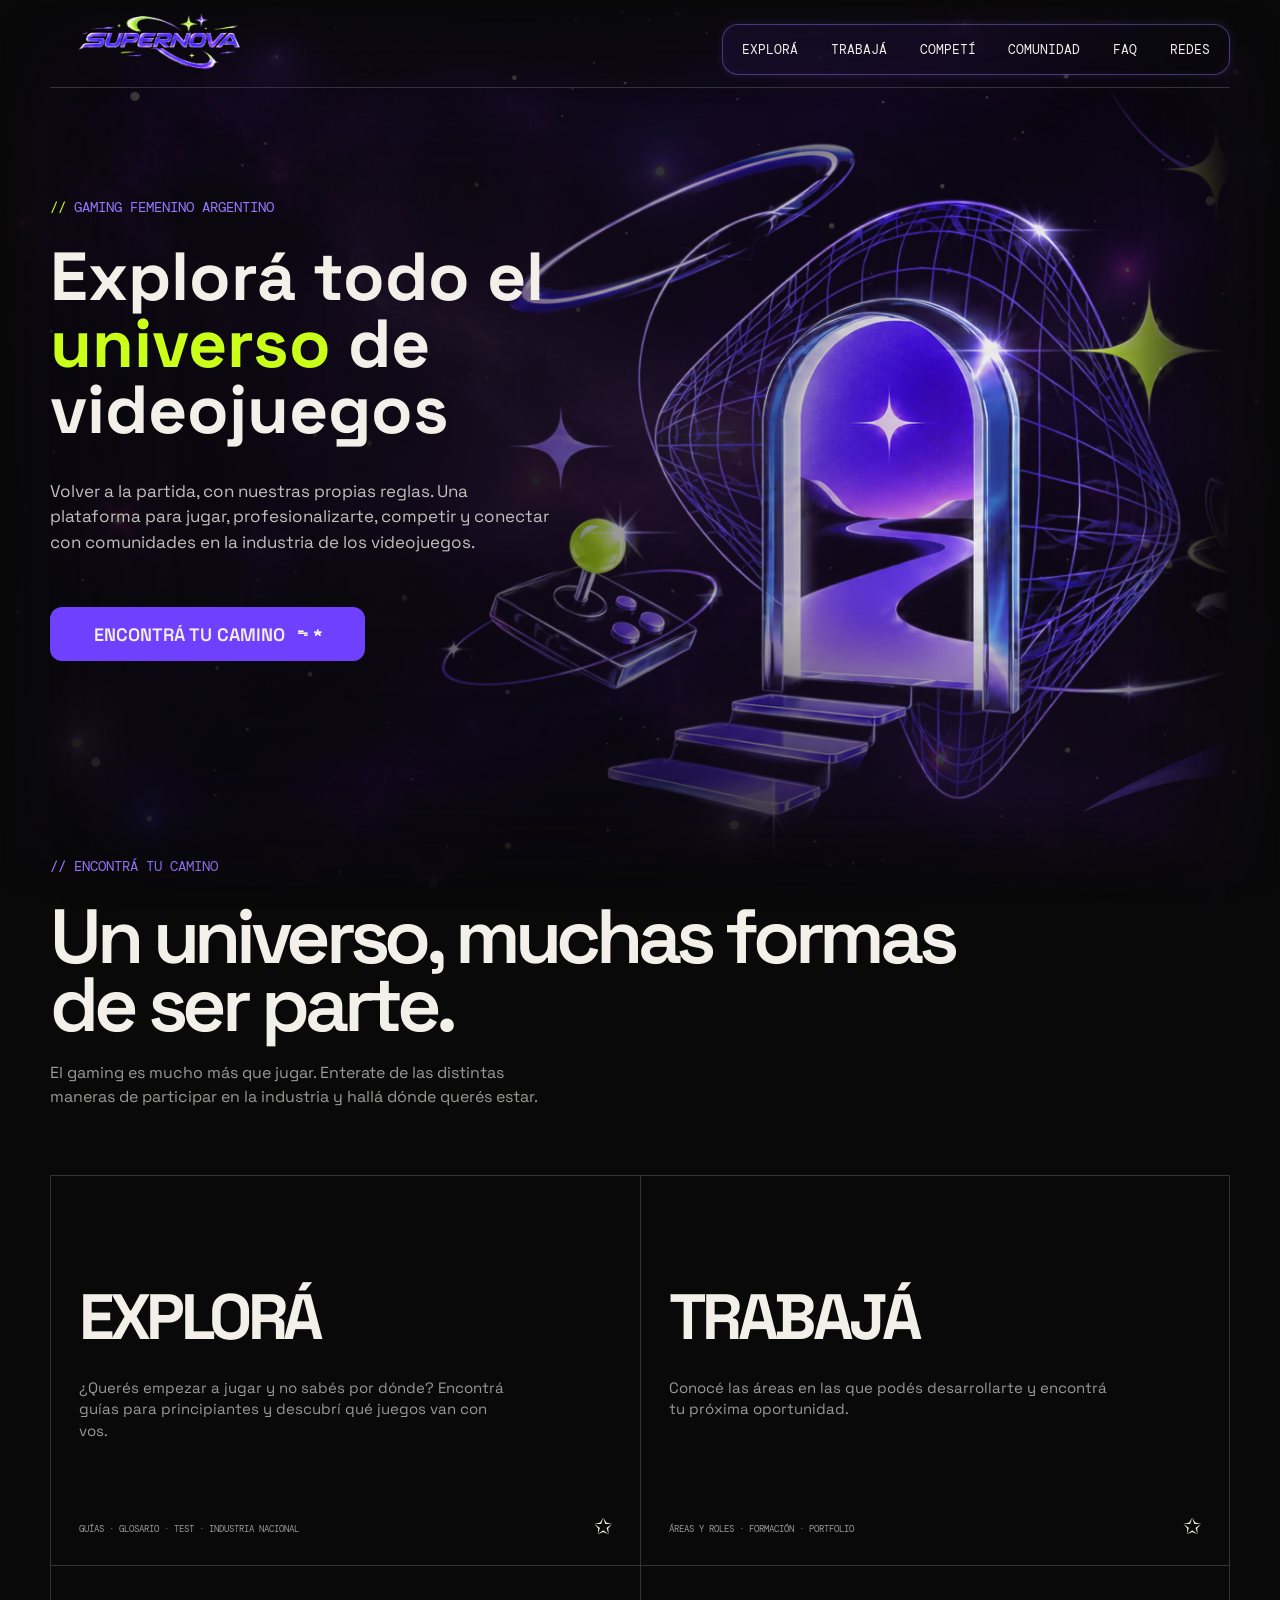
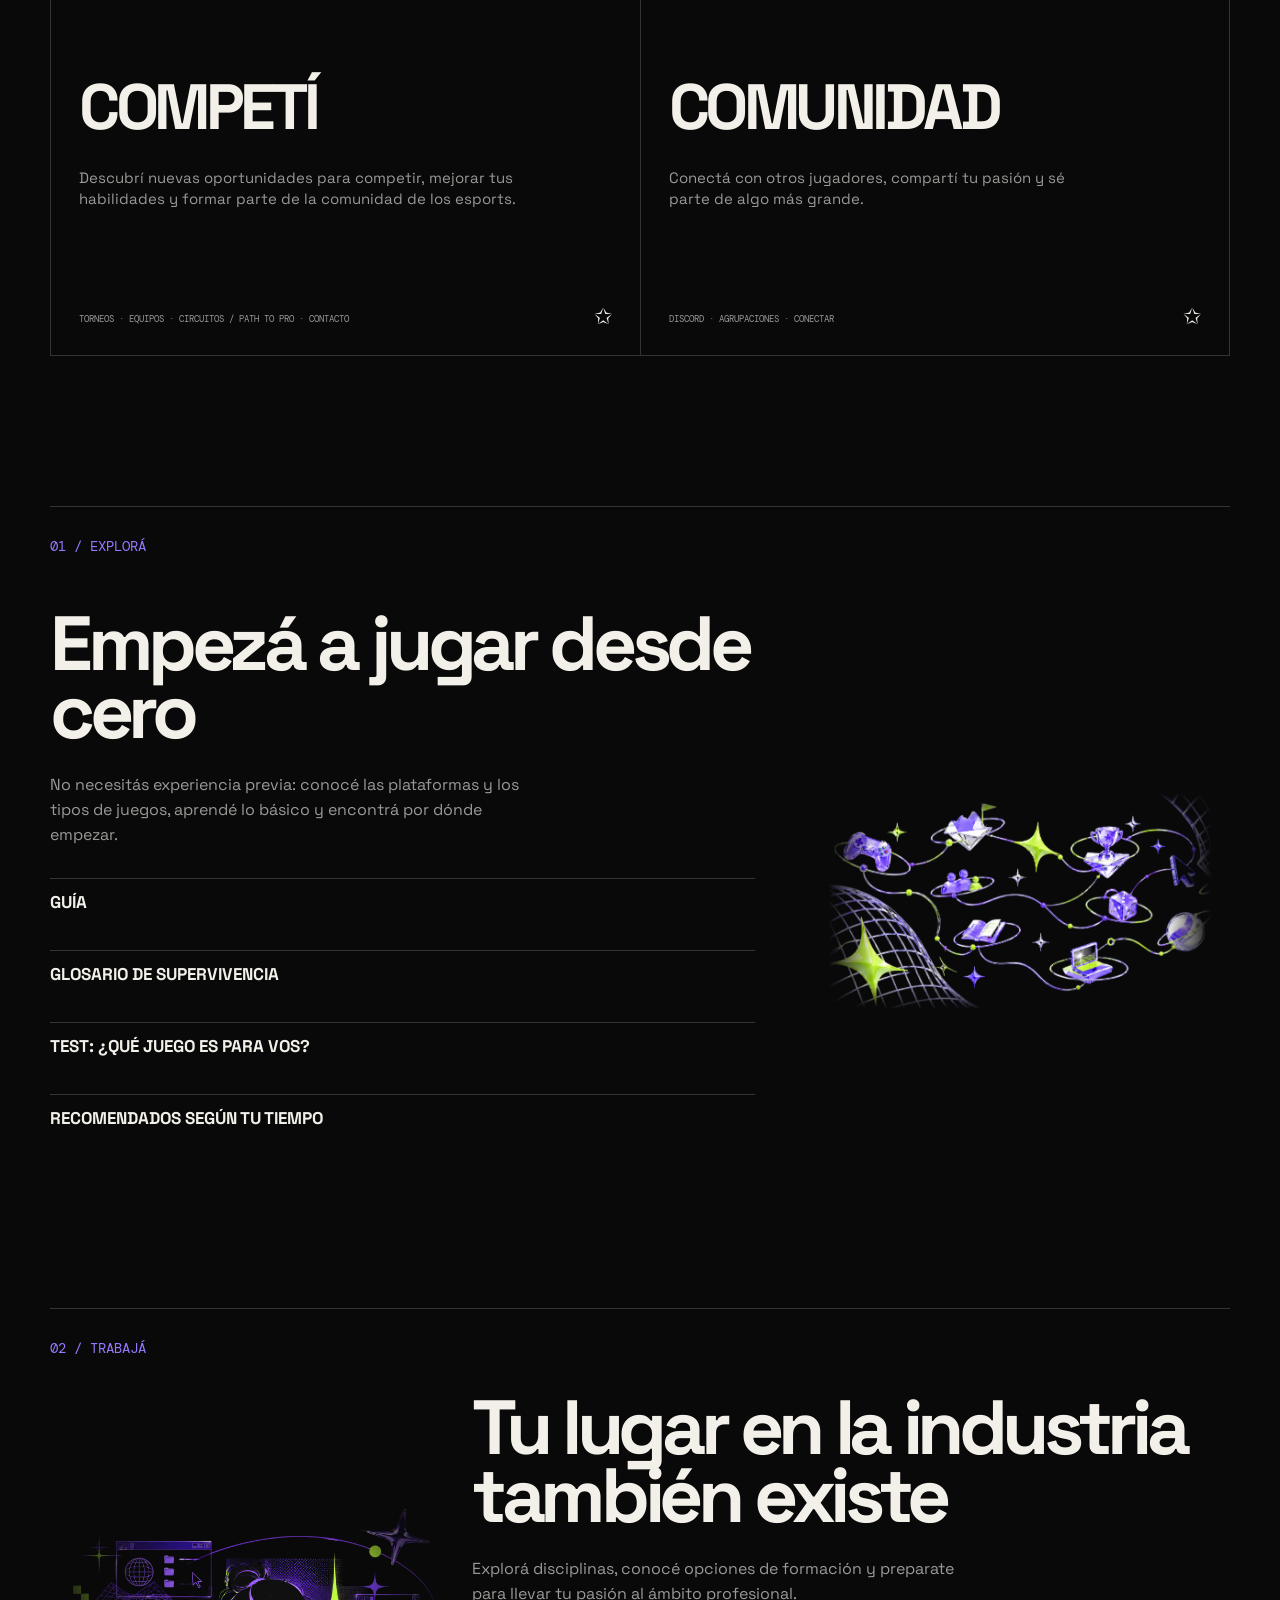
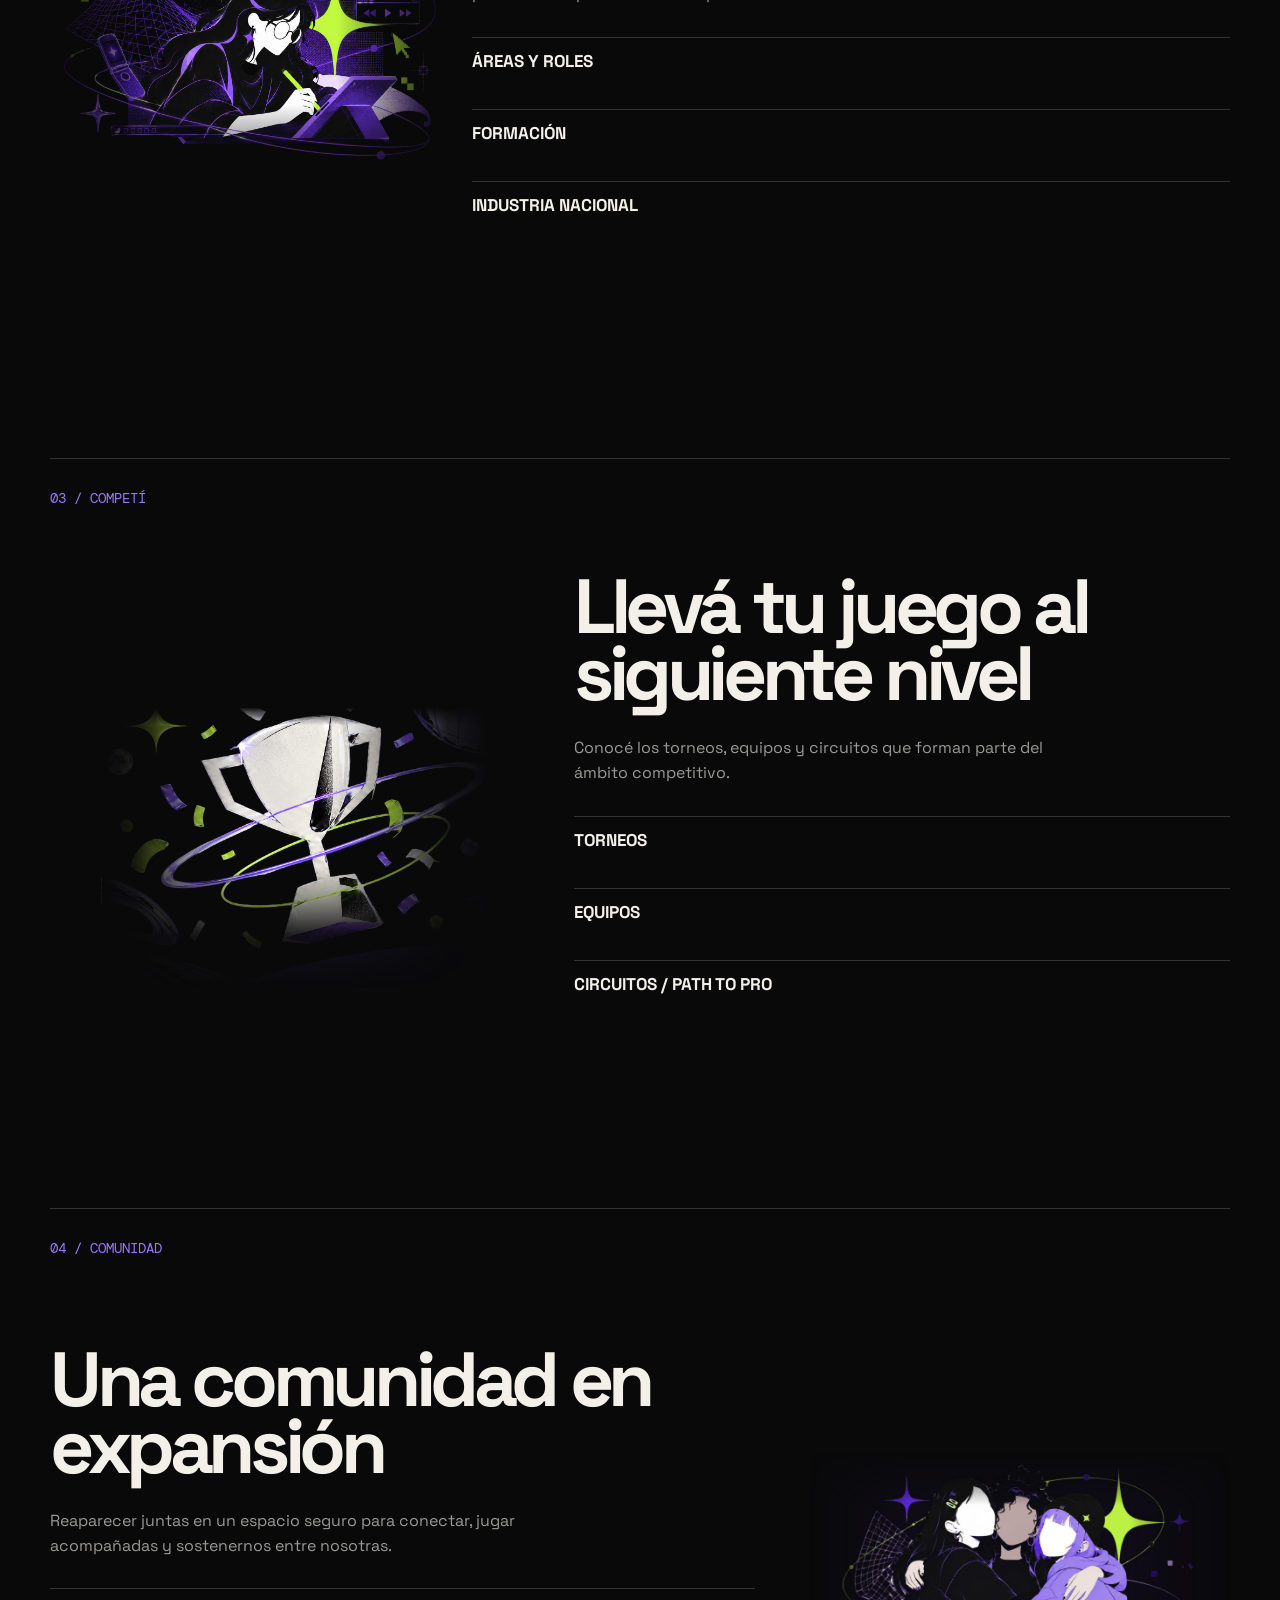
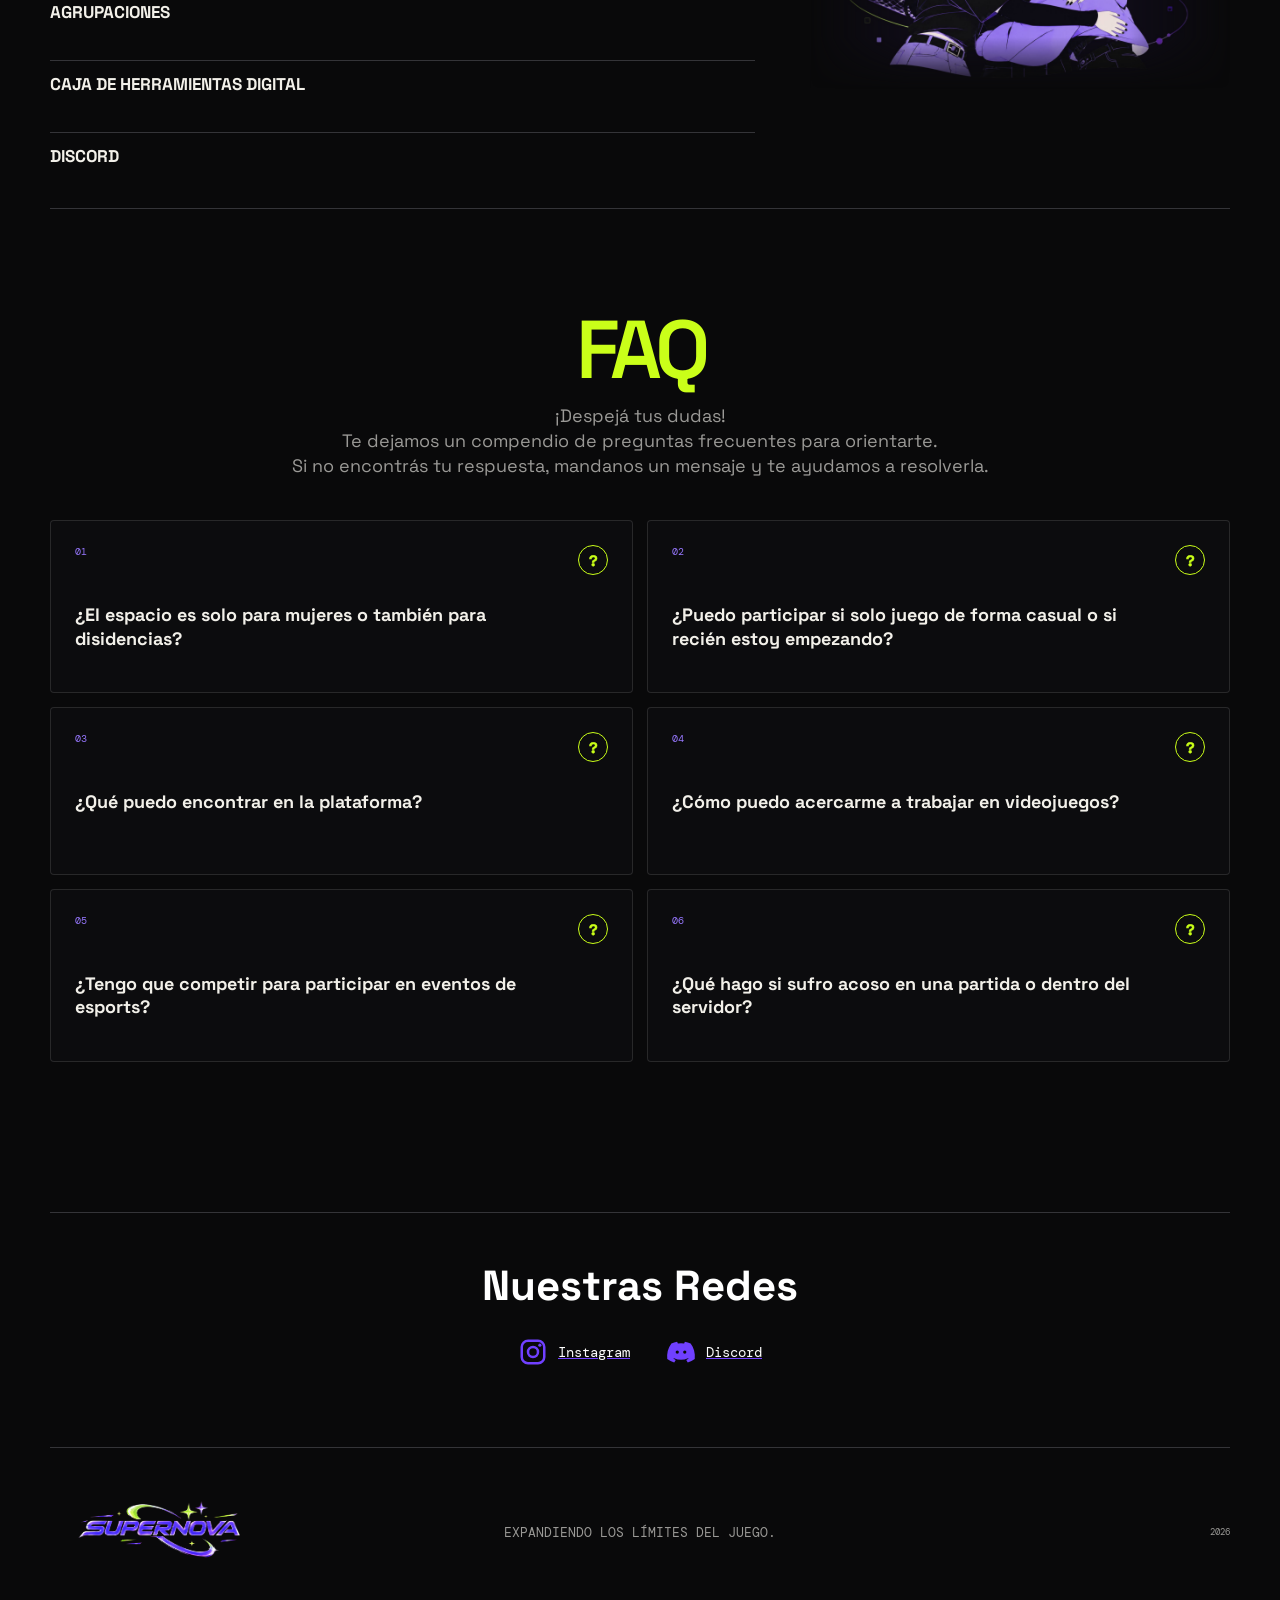
<file: index.html>
<link href="https://fonts.googleapis.com/css2?family=Pixelify+Sans:wght@400..700&display=swap" rel="stylesheet">
<!DOCTYPE html>
<html lang="es">
<head>
    <meta charset="UTF-8">
    <meta name="viewport" content="width=device-width, initial-scale=1.0">

    <title>SUPERNOVA</title>

    <!-- Tipografías -->
    <link rel="preconnect" href="https://fonts.googleapis.com">
    <link rel="preconnect" href="https://fonts.gstatic.com" crossorigin>

    <link href="https://fonts.googleapis.com/css2?family=DM+Mono:wght@400;500&family=Space+Grotesk:wght@400;500;600;700&display=swap" rel="stylesheet">
    <link href="https://fonts.googleapis.com/css2?family=Pixelify+Sans:wght@400..700&display=swap" rel="stylesheet">

    <!-- CSS -->
    <link rel="stylesheet" href="styles.css">
    <style>
         /* Responsive rules */
        @media (max-width: 900px) {
            .circ-mindset-grid {
                grid-template-columns: 1fr;
            }

            .circ-roles-grid {
                grid-template-columns: repeat(2, 1fr);
            }
        }

       .guide-header {
            display: flex;
            align-items: center;
            justify-content: space-between;
            padding: 16px 32px;
            position: relative;
            z-index: 10;
            background: transparent;
        }

       .logo-main {
        width: 220px;
        height: 100px;
        object-fit: contain;
        object-position: center;
        /* Conservá tus reglas de máscara actuales */
         -webkit-mask-image:
        linear-gradient(to right, transparent, #000 8%, #000 92%, transparent),
        linear-gradient(to bottom, transparent, #000 18%, #000 82%, transparent);
        
        -webkit-mask-composite: source-in;
        
        mask-image:
        linear-gradient(to right, transparent, #000 8%, #000 92%, transparent),
        linear-gradient(to bottom, transparent, #000 18%, #000 82%, transparent);
        
        mask-composite: intersect;
    }
    </style>
</head>

<body class="home-page">

    <!-- ================= HEADER ================= -->

    <header class="header">

        <a href="#" class="logo">
            <img src="logo supernova finale.png" alt="SUPERNOVA" class="logo-main">
        </a>

        <nav class="navigation">
            <a href="#explora">EXPLORÁ</a>
            <a href="#trabaja">TRABAJÁ</a>
            <a href="#competi">COMPETÍ</a>
            <a href="#comunidad">COMUNIDAD</a>
            <a href="#faq">FAQ</a>
            <a href="#redes">REDES</a>
        </nav>

    </header>


    <main>

        <!-- ================= HERO ================= -->

        <section class="hero">

            <div class="hero-content">

                <div class="eyebrow">
                    <span>//</span> GAMING FEMENINO ARGENTINO
                </div>

                <h1>
                    Explorá todo el
                    <span class="guide-highlight">universo</span> 
                    de videojuegos
                </h1>

                <p class="hero-description">
                    Volver a la partida, con nuestras propias reglas. Una plataforma para jugar, profesionalizarte, competir y conectar con comunidades
                    en la industria de los videojuegos.
                </p>

                <a href="#categorias" class="main-button">
                    ENCONTRÁ TU CAMINO
                    <span>ᯓ★</span>
                </a>

            </div>


            <!-- GRÁFICA -->

            <div class="hero-visual">
            </div>

        </section>


        <!-- ================= INTRO ================= -->

        <section class="intro" id="encontra-tu-camino">

            <div class="section-label">
                // ENCONTRÁ TU CAMINO
            </div>

            <div class="intro-content">

                <h2>
                    Un universo, muchas formas
                    <br>
                    de ser parte.
                </h2>

                <p>
                    El gaming es mucho más que jugar.
                    Enterate de las distintas maneras de participar
                    en la industria y hallá dónde querés estar.
                </p>

            </div>

        </section>


        <!-- ================= CATEGORÍAS ================= -->

        <section class="categories" id="categorias">


            <!-- EXPLORÁ -->

            <a href="#explora" class="category purple">

                <h3>
                    EXPLORÁ
                </h3>

                <p>
                    ¿Querés empezar a jugar y no sabés por dónde? Encontrá guías para principiantes y descubrí qué juegos van con vos.
                </p>

                <div class="category-tags">
                    GUÍAS · GLOSARIO · TEST · INDUSTRIA NACIONAL
                </div>

                <span class="category-arrow">
                    <b class="star-off">✩</b><b class="star-on">✭</b>
                </span>

            </a>


            <!-- TRABAJÁ -->

            <a href="#trabaja" class="category green">

                <h3>
                    TRABAJÁ
                </h3>

                <p>
                    Conocé las áreas en las que podés desarrollarte y 
                    encontrá tu próxima oportunidad.
                </p>

                <div class="category-tags">
                    ÁREAS Y ROLES · FORMACIÓN · PORTFOLIO
                </div>

                <span class="category-arrow">
                    <b class="star-off">✩</b><b class="star-on">✭</b>
                </span>

            </a>

            <!-- COMPETÍ -->

            <a href="#competi" class="category purple">

                <h3>
                    COMPETÍ
                </h3>

                <p>
                    Descubrí nuevas oportunidades para competir, mejorar tus habilidades y formar parte de la comunidad de los esports.
                </p>

                <div class="category-tags">
                    TORNEOS · EQUIPOS · CIRCUITOS / PATH TO PRO · CONTACTO
                </div>

                <span class="category-arrow">
                    <b class="star-off">✩</b><b class="star-on">✭</b>
                </span>

            </a>


            <!-- COMUNIDAD -->

            <a href="#comunidad" class="category green">

                <h3>
                    COMUNIDAD
                </h3>

                <p>
                    Conectá con otros jugadores, compartí tu pasión y sé parte de algo más grande.
                </p>

                <div class="category-tags">
                    DISCORD ·  AGRUPACIONES · CONECTAR 
                </div>

                <span class="category-arrow">
                    <b class="star-off">✩</b><b class="star-on">✭</b>
                </span>

            </a>


        </section>


        <!-- ================= EXPLORÁ ================= -->

        <section class="content-section" id="explora">

            <div class="content-number">
                01 / EXPLORÁ
            </div>

            <div class="content-text">

                <h2>
                    Empezá a jugar desde cero
                </h2>

                <p>
                   No necesitás experiencia previa: conocé las plataformas y los tipos de juegos, aprendé lo básico y encontrá por dónde empezar.
                </p>

                <div class="explore-options">

                    <a class="explore-option" href="guia.html">
                        <h3>GUÍA</h3>
                        <p>Perderle el miedo al control: guías básicas sobre plataformas (PC, consola, mobile), tipos de videojuegos y formas de jugar.</p>
                    </a>

                    <a class="explore-option" href="glosario.html">
                        <h3>GLOSARIO DE SUPERVIVENCIA</h3>
                        <p>Las palabras que vas a escuchar por todos lados.</p>
                    </a>

                    <a class="explore-option" id="test-juego" href="test.html">
                        <h3>TEST: ¿QUÉ JUEGO ES PARA VOS?</h3>
                        <p>Animate a hacer el test y descubrí qué juego es para vos.</p>
                    </a>

                    <a class="explore-option" href="recomendados.html">
                        <h3>RECOMENDADOS SEGÚN TU TIEMPO</h3>
                        <p>Encontrá una partida que se adapte al rato que tenés.</p>
                    </a>

                </div>

            </div>

            <div class="content-visual purple-visual">

                <img class="explore-map" src="Cosmos digital Y2K de iconos-Photoroom.png" alt="Mapa futurista de conexiones del ecosistema gamer">

            </div>

        </section>


        <!-- ================= TRABAJÁ ================= -->

        <section class="content-section reverse trabaja-pattern" id="trabaja">

            <div class="content-number">
                02 / TRABAJÁ
            </div>

            <div class="content-text">

                <h2>
                    Tu lugar en la industria
                    <br>
                    también existe
                </h2>

                <p>
                   Explorá disciplinas, conocé opciones de formación 
                   y preparate para llevar tu pasión al ámbito profesional.
                </p>

                <div class="explore-options">

                    <a class="explore-option" href="areas.html">
                        <h3>ÁREAS Y ROLES</h3>
                        <p>Un recorrido por los distintos roles y disciplinas para que descubras dónde encaja tu talento.</p>
                    </a>

                    <a class="explore-option" href="formacion.html">
                        <h3>FORMACIÓN</h3>
                        <p>¿Dónde me formo y qué puedo hacer? Universidades, cursos y talleres para seguir aprendiendo.</p>
                    </a>

                    <a class="explore-option" href="industria.html">
                        <h3>INDUSTRIA NACIONAL</h3>
                        <p>Estudios y producciones argentinas para conocer y apoyar.</p>
                    </a>

                </div>

            </div>

            <div class="content-visual trabaja-visual">

                <img class="trabajadora-image" src="Chica Cyber Y2K Dibujando con Neón-Photoroom.png" alt="Ilustradora digital trabajando con una tablet, rodeada de órbitas y estrellas.">

            </div>

        </section>

        <!-- ================= COMPETÍ ================= -->

        <section class="content-section compiti-pattern" id="competi">

            <div class="content-number">
                03 / COMPETÍ
            </div>

            <div class="content-visual trophy-visual compiti-visual">

                <img class="trophy-image" src="Trofeo Y2K con órbitas cromadas-Photoroom.png" alt="Trofeo plateado centrado, rodeado de órbitas y confeti violeta y verde.">

            </div>

            <div class="content-text">

                <h2>
                    Llevá tu juego al siguiente nivel
                </h2>

                <p>
                   Conocé los torneos, equipos y 
                   circuitos que forman parte del ámbito competitivo.
                </p>

                <div class="competi-tags">

                    <a class="competi-item" href="torneos.html">
                        <h3>TORNEOS</h3>
                        <p>Calendario, tipos de torneos, reglas y protocolos de convivencia.</p>
                    </a>

                    <a class="competi-item" href="equipos.html">
                        <h3>EQUIPOS</h3>
                        <p>Armado de rosters, búsqueda de equipos o de personas para jugar, y fichas de equipos.</p>
                    </a>

                    <a class="competi-item" href="circuitos.html">
                        <h3>CIRCUITOS / PATH TO PRO</h3>
                        <p>Cómo funcionan las ligas y clasificatorios regionales. Consejos para dar el salto sin abrumarse.</p>
                    </a>

                </div>

            </div>

        </section>

             <!-- ================= COMUNIDAD ================= -->

        <section class="content-section comunidad-pattern" id="comunidad">

            <div class="content-number">
                04 / COMUNIDAD
            </div>

            <div class="content-text">

                <h2>
                    Una comunidad en expansión
                </h2>

                <p>
                    Reaparecer juntas en un espacio seguro para conectar, jugar acompañadas y sostenernos entre nosotras.
                </p>

                <div class="explore-options">

                    <a class="explore-option" href="agrupaciones.html">
                        <h3>AGRUPACIONES</h3>
                        <p>Conocé colectivos y grupos de mujeres y disidencias que impulsan el gaming.</p>
                    </a>

                    <a class="explore-option" href="herramientas.html">
                        <h3>CAJA DE HERRAMIENTAS DIGITAL</h3>
                        <p>Recursos y herramientas prácticas sobre privacidad, configuración de chats de voz, silenciamiento de canales y protocolos para jugar de manera segura y responsable.</p>
                    </a>

                    <a class="explore-option" tabindex="0" href="https://discord.gg/qaPWDvVbcD" target="_blank" rel="noopener noreferrer">
                        <h3>DISCORD</h3>
                        <p>Hacete parte de nuestro Discord!</p>
                    </a>

                </div>

            </div>

            <div class="content-visual comunidad-visual">

                <img class="comunidad-image" src="abrazo.jpg" alt="Tres amigas abrazadas, compartiendo un momento de amistad y comunidad.">

            </div>

        </section>


        <!-- ================= FAQ / PREGUNTAS FRECUENTES ================= -->

        <section class="resources faq-section" id="faq">

            <div class="faq-header">

                <h2>FAQ</h2>
                <p>¡Despejá tus dudas!</p>
                <p>Te dejamos un compendio de preguntas frecuentes para orientarte. 
                <br>
                Si no encontrás tu respuesta, mandanos un mensaje y te ayudamos a resolverla.</p>

            </div>


            <div class="resource-list">

                <details class="faq-question">
                    <summary>
                        <span>01</span>
                        <strong>¿El espacio es solo para mujeres o también para disidencias?</strong>
                        <b aria-hidden="true">?</b>
                    </summary>
                    <p>SUPERNOVA es un espacio abierto a mujeres y disidencias. La plataforma fue concebida para construir una red colectiva y un entorno seguro donde todas las identidades históricamente invisibilizadas o discriminadas dentro de la cultura gamer puedan jugar, crear, competir, trabajar y habitar los espacios en confianza y comunidad.</p>
                </details>

                <details class="faq-question">
                    <summary>
                        <span>02</span>
                        <strong>¿Puedo participar si solo juego de forma casual o si recién estoy empezando?</strong>
                        <b aria-hidden="true">?</b>
                    </summary>
                    <p>Ya sea que juegues de forma casual, quieras aprender a desarrollar, te interese la industria desde el arte, la comunicación o la gestión, o simplemente busques un espacio seguro para conectar con otras pibas y disidencias, la plataforma está pensada para acompañarte en cualquier etapa.</p>
                </details>

                <details class="faq-question">
                    <summary>
                        <span>03</span>
                        <strong>¿Qué puedo encontrar en la plataforma?</strong>
                        <b aria-hidden="true">?</b>
                    </summary>
                    <p>SUPERNOVA es una plataforma integral organizada en cuatro pilares esenciales: Explorá (recursos para conocer la industria argentina, glosarios y primeros pasos), Trabajá (guías de áreas laborales, consejos para armar tu portfolio, tarifarios de referencia y bolsa de empleo inclusiva), Comunidad (nuestro punto de encuentro seguro con servidor de Discord, directorio de agrupaciones y salas para jugar en red sin acoso) y Competí (información sobre la escena de esports, torneos e iniciativas del sector).</p>
                </details>

                <details class="faq-question">
                    <summary>
                        <span>04</span>
                        <strong>¿Cómo puedo acercarme a trabajar en videojuegos?</strong>
                        <b aria-hidden="true">?</b>
                    </summary>
                    <p>No hace falta saber programar ni tener años de experiencia previa para dar el primer paso. Podés ingresar desde disciplinas creativas, narrativas, técnicas o de gestión (como arte, guion, producción, QA testing o sonido); explorar las opciones de estudio y los roles de nuestra sección Trabajá; participar en eventos de iniciación, como las Game Jams, para crear tu primer prototipo; armar tu carta de presentación con nuestras guías de portfolio; y conectar con la red de mentorías para postularte a búsquedas del sector.</p>
                </details>

                <details class="faq-question">
                    <summary>
                        <span>05</span>
                        <strong>¿Tengo que competir para participar en eventos de esports?</strong>
                        <b aria-hidden="true">?</b>
                    </summary>
                    <p>¡Para nada! Los eventos de esports son mucho más que los torneos en el escenario: podés participar como espectadora y alentar a tus equipos favoritos, sumarte como castera o analista, crear contenido o integrarte a la industria desde roles de producción, comunicación, diseño y gestión de eventos. No hace falta competir para habitar la escena, aprender sobre el sector y disfrutar de la comunidad en un espacio seguro e inclusivo.</p>
                </details>

                <details class="faq-question">
                    <summary>
                        <span>06</span>
                        <strong>¿Qué hago si sufro acoso en una partida o dentro del servidor?</strong>
                        <b aria-hidden="true">?</b>
                    </summary>
                    <p>Si sufrís acoso o discriminación en una partida o dentro del servidor, recordá que no estás sola y no tenés por qué tolerarlo. Muteá y bloqueá a quien te agrede para cortar el contacto directo. Guardá evidencia con capturas de pantalla o clips en los que se vea claramente su nombre de usuario o ID. Denunciá la conducta dentro del juego o en la red social correspondiente. Si ocurrió en el entorno de SUPERNOVA, abrí un ticket privado con el equipo de moderación para abordar la situación de forma confidencial, de acuerdo con nuestro protocolo de tolerancia cero. Buscá apoyo en la comunidad y desconectate sin culpa para cuidar tu bienestar digital.</p>
                </details>

            </div>

        </section>

        <section class="social-section" id="redes" aria-labelledby="social-heading">
            <h2 id="social-heading">Nuestras Redes</h2>
<div class="social-icons">
    <a href="https://www.instagram.com/supernova.gg.ar/"
       class="social-icon"
       target="_blank"
       rel="noopener noreferrer"
       aria-label="Instagram de SUPERNOVA fem">

        <svg viewBox="0 0 24 24" aria-hidden="true" focusable="false">
            <rect x="3" y="3" width="18" height="18" rx="5"
                  fill="none" stroke="currentColor" stroke-width="2" />
            <circle cx="12" cy="12" r="4"
                    fill="none" stroke="currentColor" stroke-width="2" />
            <circle cx="17.5" cy="6.5" r="1.25" fill="currentColor" />
        </svg>

        <span>Instagram</span>
    </a>

    <a href="https://discord.gg/qaPWDvVbcD"
       class="social-icon"
       target="_blank"
       rel="noopener noreferrer"
       aria-label="Discord de SUPERNOVA fem">
    <div class="social-icon">
        <svg viewBox="0 0 24 24" aria-hidden="true" focusable="false">
            <path d="M19.7 5.2a18.4 18.4 0 0 0-4.6-1.4l-.6 1.3a16 16 0 0 0-5 0l-.6-1.3a18.4 18.4 0 0 0-4.6 1.4C1.4 9.1.6 13.3 1 17.5a18 18 0 0 0 5.6 2.8l1.2-2a12 12 0 0 1-1.9-.9l.5-.4a13.7 13.7 0 0 0 11.2 0l.5.4a12 12 0 0 1-1.9.9l1.2 2a18 18 0 0 0 5.6-2.8c.5-4.9-.8-9.1-3.3-12.3z"
                  fill="currentColor" />
            <circle cx="9" cy="12" r="1.3" fill="var(--black)" />
            <circle cx="15" cy="12" r="1.3" fill="var(--black)" />
        </svg>
        <span>Discord</span>
    </div>
    </a>
</div>
        </section>

    </main>


    <!-- ================= FOOTER ================= -->

    <footer>

        <div class="logo">
            <img src="logo supernova finale.png" alt="SUPERNOVA" class="logo-main">
        </div>

        <p>
            EXPANDIENDO LOS LÍMITES DEL JUEGO.
        </p>

        <div class="footer-data">
            2026
        </div>

    </footer>

    <script>
        const navigationTabs = document.querySelectorAll('.header .navigation a');
        navigationTabs.forEach((tab) => {
            tab.addEventListener('click', () => {
                navigationTabs.forEach((option) => {
                    option.classList.toggle('is-active', option === tab);
                });
            });
        });
    </script>
    <script src="sparkles.js"></script>
</body>
</html>
</file>
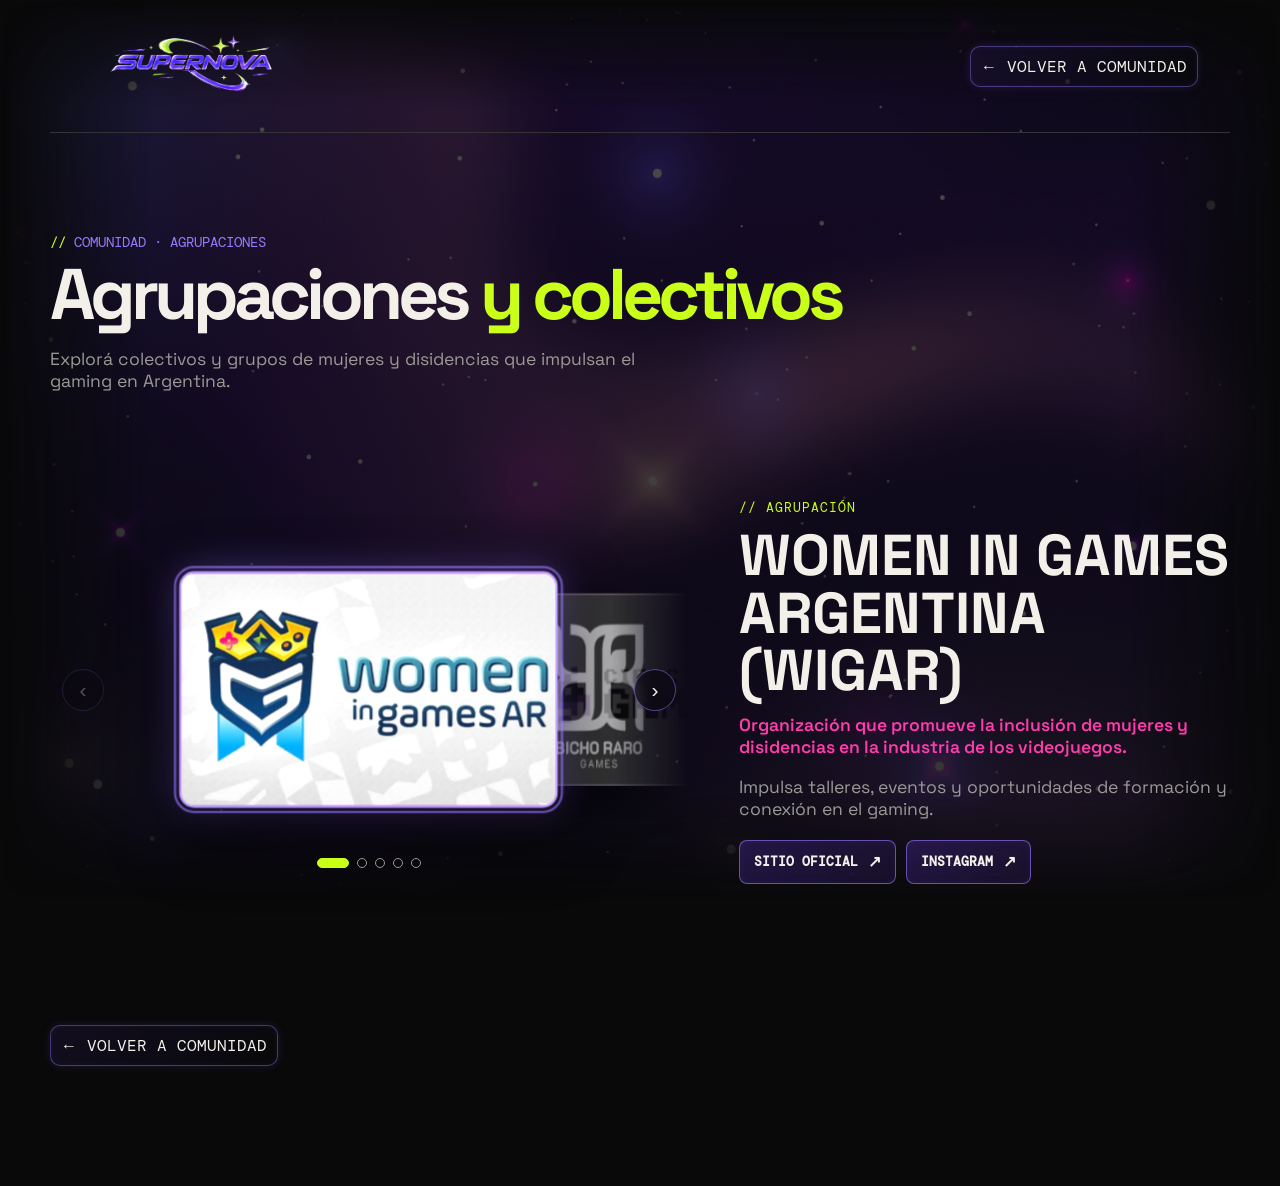
<file: agrupaciones.html>
<!DOCTYPE html>
<html lang="es">
<head>
    <meta charset="UTF-8">
    <meta name="viewport" content="width=device-width, initial-scale=1.0">
    <title>Agrupaciones | SUPERNOVA</title>

    <link rel="preconnect" href="https://fonts.googleapis.com">
    <link rel="preconnect" href="https://fonts.gstatic.com" crossorigin>
    <link href="https://fonts.googleapis.com/css2?family=DM+Mono:wght@400;500&family=Space+Grotesk:wght@400;500;600;700&display=swap" rel="stylesheet">
    <link rel="stylesheet" href="styles.css">

    <style>
        .ind-hero { display: grid; grid-template-columns: minmax(0, 1fr); align-items: center; gap: clamp(18px, 4vw, 48px); padding: 0 0 22px; }
        .ind-hero-copy { min-width: 0; }
        .ind-hero h1 { font-family: 'Space Grotesk', sans-serif; font-size: clamp(2.4rem, 5.6vw, 4.75rem); line-height: 1; margin: 8px 0 14px; }
        .ind-hero h1 span { color: var(--green); }
        .ind-hero p { max-width: 620px; color: var(--gray); font-size: 1.1rem; }

        .ind-carousel { display: grid; grid-template-columns: 1.3fr 1fr; align-items: center; column-gap: clamp(30px, 4vw, 56px); row-gap: 8px; padding: 8px 0 0; }

        .ind-stage { position: relative; height: clamp(340px, 42vw, 500px); perspective: 1400px; overflow: hidden; cursor: grab; touch-action: pan-y; user-select: none; }
        .ind-stage.dragging { cursor: grabbing; }
        .ind-slide-track { position: absolute; z-index: 1; inset: 0; overflow: hidden; -webkit-mask-image: linear-gradient(90deg, transparent 0%, #000 12%, #000 88%, transparent 100%); mask-image: linear-gradient(90deg, transparent 0%, #000 12%, #000 88%, transparent 100%); }

        .ind-arrow { position: absolute; top: 50%; z-index: 110; width: 42px; height: 42px; padding: 0; display: grid; place-items: center; border: 1px solid rgba(152,120,255,.5); border-radius: 50%; background: rgba(12,10,20,.76); color: var(--off-white); font-size: 21px; line-height: 1; cursor: pointer; transform: translateY(-50%); transition: background-color .2s, color .2s, border-color .2s, transform .2s; backdrop-filter: blur(5px); }
        .ind-arrow-prev { left: 12px; }
        .ind-arrow-next { right: 12px; }
        .ind-arrow:hover:not(:disabled), .ind-arrow:focus-visible:not(:disabled) { border-color: var(--green); background: var(--green); color: var(--black); transform: translateY(-50%) scale(1.06); outline: none; }
        .ind-arrow:disabled { opacity: .32; cursor: not-allowed; }

        .ind-slide { position: absolute; top: 50%; left: 50%; width: 56%; aspect-ratio: 16 / 10; margin: calc(-28% * 10 / 16) 0 0 -28%; border: 1px solid rgba(255,255,255,.16); border-radius: 14px; overflow: hidden; background: linear-gradient(135deg, var(--purple), var(--pink)); box-shadow: 0 18px 44px rgba(0,0,0,.48); transition: transform .5s cubic-bezier(.2,.8,.2,1), opacity .42s, filter .42s, box-shadow .42s, border-color .3s; }
        .ind-slide:nth-child(even) { background: linear-gradient(135deg, var(--purple-light), var(--green)); }
        .ind-slide img { width: 100%; height: 100%; object-fit: cover; pointer-events: none; -webkit-user-drag: none; }
        .ind-stage.dragging .ind-slide { transition: none; }
        .ind-slide.is-active { border: 2px solid rgba(182,157,255,.96); outline: 2px solid rgba(152,120,255,.64); outline-offset: 3px; }

        .ind-text { min-height: 360px; }
        .ind-text .ind-tag { font-family: 'DM Mono', monospace; font-size: .8rem; letter-spacing: .08em; color: var(--green); }
        .ind-text h2 { font-family: 'Space Grotesk', sans-serif; font-size: clamp(2rem, 4.5vw, 4rem); line-height: 1; margin: 10px 0 14px; text-transform: uppercase; }
        .ind-text .ind-sub { color: var(--pink); font-weight: 600; font-size: 1.1rem; margin: 0 0 18px; }
        .ind-text .ind-desc { color: var(--gray); font-size: 1.1rem; margin: 0 0 20px; }
        .ind-text .ind-links { display: flex; flex-wrap: wrap; gap: 10px; margin-top: 4px; }
        .ind-text a.ind-main-link, .ind-text .ind-links a { min-height: 44px; padding: 10px 14px; display: inline-flex; align-items: center; justify-content: center; gap: 10px; border: 1px solid rgba(152,120,255,.62); border-radius: 8px; background: linear-gradient(135deg, rgba(112,64,255,.22), rgba(33,22,65,.52)); box-shadow: inset 0 0 10px rgba(152,120,255,.05); color: var(--off-white); font-family: 'DM Mono', monospace; font-size: 13px; font-weight: 600; text-decoration: none; transition: background .22s ease, color .22s ease, border-color .22s ease, box-shadow .22s ease, transform .22s ease; }
        .ind-text .ind-main-link[hidden] { display: none; }
        .ind-text a.ind-main-link:hover, .ind-text a.ind-main-link:focus-visible, .ind-text .ind-links a:hover, .ind-text .ind-links a:focus-visible { border-color: var(--green); background: var(--green); box-shadow: 0 6px 20px rgba(202,255,25,.18); color: var(--black); transform: translateY(-2px); outline: none; }
        .ind-external-arrow { font-size: 16px; line-height: 1; transition: transform .2s ease; }
        .ind-text .ind-links a:hover .ind-external-arrow, .ind-text .ind-links a:focus-visible .ind-external-arrow { transform: translate(2px,-2px); }
        .ind-text a.ind-main-link:focus-visible, .ind-text .ind-links a:focus-visible { outline: 2px solid var(--green); outline-offset: 3px; }
        .ind-text > * { transition: opacity .3s; }
        .ind-text.fade > * { opacity: 0; }

        .ind-dots { grid-column: 1; display: flex; justify-content: center; gap: 8px; margin-top: -8px; position: relative; z-index: 120; transform: translateY(-82px); }
        .ind-dot { width: 10px; height: 10px; padding: 0; border: 1px solid var(--gray); border-radius: 10px; background: transparent; cursor: pointer; transition: width .3s, background .3s; }
        .ind-dot.active { width: 32px; border-color: var(--green); background: var(--green); }
        .ind-dot:focus-visible { outline: 2px solid var(--green); outline-offset: 3px; }

        @media (max-width: 800px) {
            .ind-hero { padding-bottom: 18px; }
            .ind-carousel { grid-template-columns: 1fr; }
            .ind-carousel { column-gap: 18px; row-gap: 8px; padding-top: 4px; }
            .ind-stage { height: clamp(300px, 68vw, 420px); }
            .ind-slide { width: 60%; margin: calc(-30% * 10 / 16) 0 0 -30%; }
            .ind-dots { transform: translateY(-92px); }
            .ind-text { min-height: 0; }
        }

        @media (max-width: 560px) {
            .ind-hero { grid-template-columns: 1fr; }
        }

        @media (max-width: 480px) {
            .ind-stage { height: 300px; }
            .ind-slide { width: 66%; margin: calc(-33% * 10 / 16) 0 0 -33%; }
            .ind-dots { transform: translateY(-100px); }
            .ind-arrow { width: 38px; height: 38px; }
            .ind-arrow-prev { left: 4px; }
            .ind-arrow-next { right: 4px; }
        }

          /* Responsive rules */
        @media (max-width: 900px) {
            .circ-mindset-grid {
                grid-template-columns: 1fr;
            }

            .circ-roles-grid {
                grid-template-columns: repeat(2, 1fr);
            }
        }

       .guide-header {
            display: flex;
            align-items: center;
            justify-content: space-between;
            padding: 16px 32px;
            position: relative;
            z-index: 10;
            background: transparent;
        }

         .logo-main {
        width: 220px;
        height: 100px;
        object-fit: contain;
        object-position: center;
        /* Conservá tus reglas de máscara actuales */
         -webkit-mask-image:
        linear-gradient(to right, transparent, #000 8%, #000 92%, transparent),
        linear-gradient(to bottom, transparent, #000 18%, #000 82%, transparent);
        
        -webkit-mask-composite: source-in;
        
        mask-image:
        linear-gradient(to right, transparent, #000 8%, #000 92%, transparent),
        linear-gradient(to bottom, transparent, #000 18%, #000 82%, transparent);
        
        mask-composite: intersect;
    }

    </style>
</head>

<body class="guide-page industry-page">

    <header class="guide-header">
        <a href="index.html" class="logo" aria-label="SUPERNOVA, expandiendo los límites del juego..">
            <img src="logo supernova finale.png" alt="SUPERNOVA" class="logo-main">
        </a>
        <a class="guide-back" href="index.html#comunidad">← VOLVER A COMUNIDAD</a>
    </header>

    <main class="guide-main">

        <section class="ind-hero">
            <div class="ind-hero-copy">
                <div class="eyebrow"><span>//</span> COMUNIDAD  · AGRUPACIONES</div>
                <h1>Agrupaciones <span>y colectivos</span></h1>
                <p>Explorá colectivos y grupos de mujeres y disidencias que impulsan el gaming en Argentina.</p>
            </div>
        </section>

        <!-- Reemplazá cada img/src, título, texto y link por los datos reales -->
        <section class="ind-carousel">

            <div class="ind-stage" id="stage" aria-label="Carrusel de producciones argentinas">
                <div class="ind-slide-track" id="slide-track" aria-hidden="true"></div>
                <button class="ind-arrow ind-arrow-prev" id="ind-prev" type="button" aria-label="Producción anterior">‹</button>
                <button class="ind-arrow ind-arrow-next" id="ind-next" type="button" aria-label="Producción siguiente">›</button>
            </div>

            <div class="ind-text" id="text">
                <span class="ind-tag"></span>
                <h2></h2>
                <p class="ind-sub"></p>
                <p class="ind-desc"></p>
                <a class="ind-main-link" href="#" target="_blank" rel="noopener noreferrer">VER MÁS <span class="ind-external-arrow" aria-hidden="true">↗</span></a>
                <nav class="guide-console-links ind-links" aria-label="Dónde jugar"></nav>
            </div>

            <div class="ind-dots" id="dots" role="group" aria-label="Posición del carrusel"></div>

        </section>

        <a class="guide-back guide-back-bottom" href="index.html#comunidad">← VOLVER A COMUNIDAD</a>
    </main>

    <script>
        // Reemplazá cada entrada por los datos reales (img, nombre, tagline, texto, link)
        const items = [
            { img: 'wigar.jpg', tag: '// AGRUPACIÓN', name: 'Women in Games Argentina (WIGAr)', sub: 'Organización que promueve la inclusión de mujeres y disidencias en la industria de los videojuegos.', desc: 'Impulsa talleres, eventos y oportunidades de formación y conexión en el gaming.', links: [{ label: 'SITIO OFICIAL', url: 'https://www.womeningamesargentina.org/' }, { label: 'INSTAGRAM', url: 'https://www.instagram.com/womeningamesargentina/?hl=es' }] },
            { img: 'bichoraro.jpg', tag: '// COOPERATIVA', name: 'Bicho Raro Games', sub: 'Cooperativa argentina de desarrollo de videojuegos fundada por mujeres.', desc: 'Crea juegos educativos y experiencias con narrativas personales y sociales, y también ofrece servicios de desarrollo y capacitación. Ideal para quienes quieren conocer el lado profesional y creativo del gaming.', links: [{ label: 'ITCHI.IO', url: 'https://bicho-raro.itch.io/' }, { label: 'LINKEDIN', url: 'https://www.linkedin.com/company/bichorarocoop' }, { label: 'Instagram', url: 'https://www.instagram.com/bichoraro.games/' }  ] },
            { img: 'gamerciencia.JPG', fit: 'contain', imageBackground: '#fff', tag: '// INVESTIGACIÓN', name: 'Ciencia Gamer Ok', sub: 'Proyecto de investigación dedicado a la ciencia y los videojuegos.', desc: 'Difunde conocimientos científicos actuales sobre el uso de los videojuegos y se encarga de traducir documentos académicos y artículos científicos.', links: [{ label: 'SITIO OFICIAL', url: 'https://cienciagamer.com/index.html' }, { label: 'INSTAGRAM', url: 'https://www.instagram.com/cienciagamerok/' }, { label: 'LINKEDIN', url: 'https://www.linkedin.com/company/ciencia-gamer/' }] },
            { img: 'sheroes.jpg',  fit: 'contain', imageBackground: '#862266', tag: '// INICIATIVA', name: 'Sheroes in games', sub: 'Iniciativa de programación de videojuegos para mujeres y niñas.', desc: 'Un proyecto educativo y comunitario que busca reducir la brecha de género en la industria de los videojuegos y fomentar la participación de mujeres y disidencias desde edades tempranas.', links: [{ label: 'INSTAGRAM', url: 'https://www.instagram.com/sheroesingames/' }] },
            { img: 'devaaa.png',  tag: '// ASOCIACIÓN', name: 'DEVA', sub: 'Asociación de Deportes Electrónicos y Videojuegos de Argentina.', desc: 'Asociación civil sin fines de lucro enfocada en promocionar y profesionalizar los esports desde un marco educativo, social y deportivo en el país.', links: [{ label: 'SITIO OFICIAL', url: 'https://www.deva.org.ar/' }] }
        ];

        const stage = document.getElementById('stage');
        const slideTrack = document.getElementById('slide-track');
        const text = document.getElementById('text');
        const dotsEl = document.getElementById('dots');
        let current = 0;
        let drag = null;

        const slides = items.map((it, i) => {
            const s = document.createElement('div');
            s.className = 'ind-slide';
            s.innerHTML = '<img alt="" draggable="false">';
            const img = s.firstChild;
            img.src = it.img;
            if (it.pos) img.style.objectPosition = it.pos;
            if (it.fit) img.style.objectFit = it.fit;
            if (it.imageBackground) img.style.backgroundColor = it.imageBackground;
            img.onerror = () => img.remove();
            slideTrack.appendChild(s);
            s.addEventListener('click', () => { if (!drag?.moved) go(i); });
            return s;
        });

        const dots = items.map((_, i) => {
            const d = document.createElement('button');
            d.className = 'ind-dot';
            d.setAttribute('aria-label', 'Ir a ' + (i + 1));
            d.onclick = () => go(i);
            dotsEl.appendChild(d);
            return d;
        });

        // offset: posición relativa al activo (puede ser fraccionaria al arrastrar)
        function layout(shift = 0) {
            slides.forEach((s, i) => {
                const o = i - current + shift;
                const a = Math.abs(o);
                const dir = Math.sign(o);
                const x = Math.max(-1, Math.min(1, o)) * 66 + Math.max(0, a - 1) * dir * 8;
                const rot = -Math.max(-1, Math.min(1, o)) * 28;
                const focus = Math.max(0, 1 - Math.min(a, 1));
                const scale = 0.86 + focus * 0.2;
                s.style.transform = `translateX(${x}%) translateZ(${-Math.min(a, 2) * 120}px) rotateY(${rot}deg) scale(${scale})`;
                s.style.opacity = a > 2 ? 0 : 0.72 + focus * 0.28;
                s.style.filter = `brightness(${0.78 + focus * 0.3}) saturate(${0.88 + focus * 0.2}) blur(${(1 - focus) * 0.35}px)`;
                s.style.boxShadow = focus > 0.95 ? '0 24px 64px rgba(0,0,0,.52), 0 0 38px rgba(152,120,255,.38)' : '0 18px 44px rgba(0,0,0,.5)';
                s.classList.toggle('is-active', a < 0.5);
                s.style.zIndex = 100 - Math.round(a * 10);
                s.style.pointerEvents = a > 2 ? 'none' : '';
            });
        }

        function renderText() {
            const it = items[current];
            text.classList.add('fade');
            setTimeout(() => {
                text.querySelector('.ind-tag').textContent = it.tag;
                text.querySelector('h2').textContent = it.name;
                text.querySelector('.ind-sub').textContent = it.sub;
                text.querySelector('.ind-desc').textContent = it.desc;
                text.querySelector('.ind-main-link').href = it.link || '#';
                text.querySelector('.ind-main-link').hidden = !!it.links;
                const nav = text.querySelector('.ind-links');
                nav.innerHTML = '';
                (it.links || []).forEach(l => {
                    const a = document.createElement('a');
                    a.href = l.url;
                    a.target = '_blank';
                    a.rel = 'noopener noreferrer';
                    a.append(l.label);
                    const arrow = document.createElement('span');
                    arrow.className = 'ind-external-arrow';
                    arrow.setAttribute('aria-hidden', 'true');
                    arrow.textContent = '↗';
                    a.appendChild(arrow);
                    nav.appendChild(a);
                });
                text.classList.remove('fade');
            }, 150);
        }

        function go(i) {
            current = Math.max(0, Math.min(items.length - 1, i));
            dots.forEach((d, k) => {
                const active = k === current;
                d.classList.toggle('active', active);
                d.setAttribute('aria-current', active ? 'step' : 'false');
            });
            document.getElementById('ind-prev').disabled = current === 0;
            document.getElementById('ind-next').disabled = current === items.length - 1;
            layout();
            renderText();
        }

        document.getElementById('ind-prev').addEventListener('click', () => go(current - 1));
        document.getElementById('ind-next').addEventListener('click', () => go(current + 1));

        stage.addEventListener('pointerdown', e => {
            drag = { x: e.clientX, moved: false, id: e.pointerId };
        });
        stage.addEventListener('pointermove', e => {
            if (!drag) return;
            const dx = e.clientX - drag.x;
            if (!drag.moved && Math.abs(dx) > 5) {
                drag.moved = true;
                stage.setPointerCapture(drag.id);
                stage.classList.add('dragging');
            }
            if (drag.moved) {
                // Un paso entre tarjetas equivale a 25% del ancho del carrusel
                let s = Math.max(-1, Math.min(1, dx / (stage.clientWidth * 0.25)));
                if ((current === 0 && s > 0) || (current === items.length - 1 && s < 0)) s *= 0.25;
                layout(s);
            }
        });
        const end = e => {
            if (!drag) return;
            const dx = e.clientX - drag.x;
            stage.classList.remove('dragging');
            const threshold = stage.clientWidth * 0.06;
            if (drag.moved && dx < -threshold) go(current + 1);
            else if (drag.moved && dx > threshold) go(current - 1);
            else layout();
            setTimeout(() => { drag = null; }, 0);
        };
        stage.addEventListener('pointerup', end);
        stage.addEventListener('pointercancel', end);

        document.addEventListener('keydown', e => {
            if (e.key === 'ArrowRight') go(current + 1);
            if (e.key === 'ArrowLeft') go(current - 1);
        });

        go(Math.max(0, items.findIndex(it => it.img === 'storyteller.jpg')));

    </script>

    <script src="sparkles.js"></script>
</body>
</html>
</file>
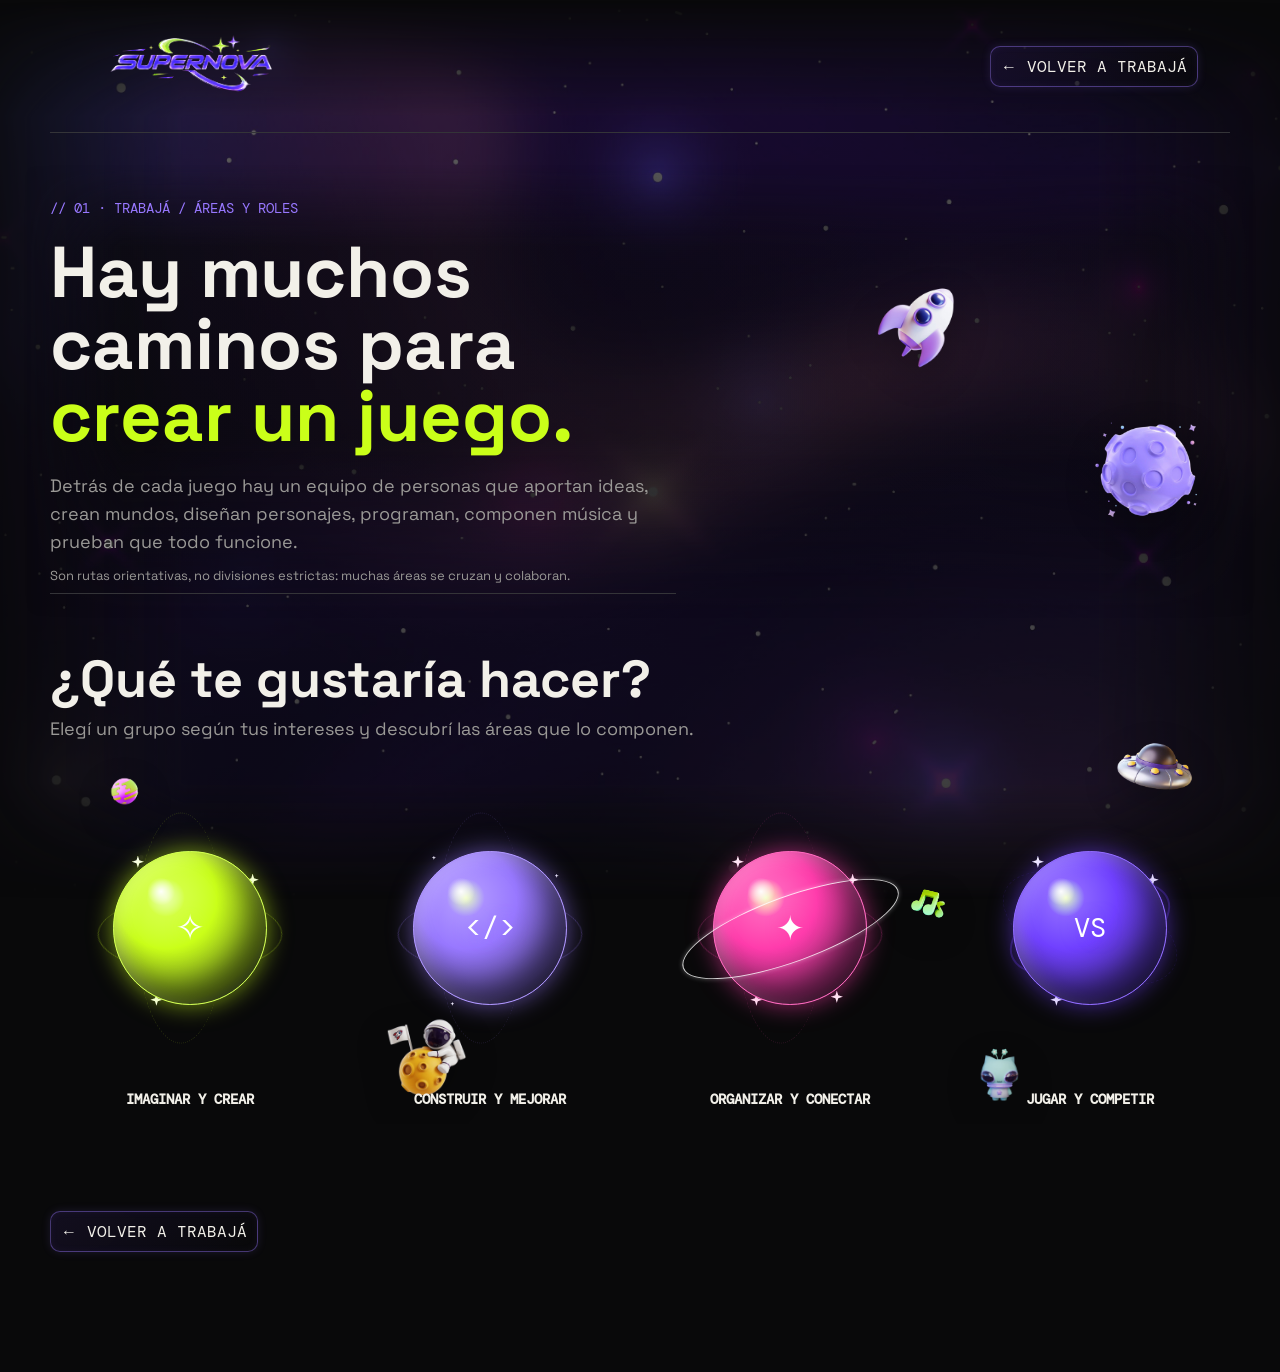
<file: areas.html>
<!DOCTYPE html>
<html lang="es">
<head>
    <meta charset="UTF-8">
    <meta name="viewport" content="width=device-width, initial-scale=1.0">
    <title>Áreas y roles en videojuegos | SUPERNOVA</title>
    <link rel="preconnect" href="https://fonts.googleapis.com">
    <link rel="preconnect" href="https://fonts.gstatic.com" crossorigin>
    <link href="https://fonts.googleapis.com/css2?family=DM+Mono:wght@400;500&family=Space+Grotesk:wght@400;500;600;700&display=swap" rel="stylesheet">
    <link rel="stylesheet" href="styles.css">
    <style>
        /* ==================================================
           CIRCUITOS / PATH TO PRO — ESTILOS DEDICADOS
           Paleta: Negro (#09090a), Violeta (#7040ff / #9878ff),
           Rosa (#FF3CAC), Verde Lima (#caff19), Blanco (#f2f0e9)
           ================================================== */
        /* Responsive rules */
        @media (max-width: 900px) {
            .circ-mindset-grid {
                grid-template-columns: 1fr;
            }

            .circ-roles-grid {
                grid-template-columns: repeat(2, 1fr);
            }
        }

       .guide-header {
            display: flex;
            align-items: center;
            justify-content: space-between;
            padding: 16px 32px;
            position: relative;
            z-index: 10;
            background: transparent;
        }

        .logo-main {
        width: 220px;
        height: 100px;
        object-fit: contain;
        object-position: center;
        /* Conservá tus reglas de máscara actuales */
         -webkit-mask-image:
        linear-gradient(to right, transparent, #000 8%, #000 92%, transparent),
        linear-gradient(to bottom, transparent, #000 18%, #000 82%, transparent);
        
        -webkit-mask-composite: source-in;
        
        mask-image:
        linear-gradient(to right, transparent, #000 8%, #000 92%, transparent),
        linear-gradient(to bottom, transparent, #000 18%, #000 82%, transparent);
        
        mask-composite: intersect;
    }
    </style>
</head>
<body class="guide-page areas-page">
    <header class="guide-header">
        <a href="index.html" class="logo" aria-label="SUPERNOVA, reescribiendo las reglas del juego.">
            <img src="logo supernova finale.png" alt="SUPERNOVA" class="logo-main">
        </a>
        <a class="guide-back" href="index.html#trabaja">← VOLVER A TRABAJÁ</a>
    </header>

    <main class="guide-main areas-main">
        <section class="areas-hero" aria-labelledby="areas-title">
            <div class="areas-hero-space" aria-hidden="true">
                <img class="areas-space-float areas-space-float--rocket" src="nave-Photoroom.png" alt="">
                <img class="areas-space-float areas-space-float--meteor" src="meteorito-Photoroom.png" alt="">
            </div>
            <div class="areas-hero-copy">
                <span class="section-label">// 01 · TRABAJÁ / ÁREAS Y ROLES</span>
                <h1 id="areas-title">Hay muchos caminos para <span>crear un juego.</span></h1>
                <p class="guide-intro">Detrás de cada juego hay un equipo de personas que aportan ideas, crean mundos, diseñan personajes, programan, componen música y prueban que todo funcione.</p>
                <p> Son rutas orientativas, no divisiones estrictas: muchas áreas se cruzan y colaboran.</p>
            </div>
        </section>

        <section class="areas-map" id="areas-map" aria-labelledby="areas-map-title">
            <div class="areas-map-scene">
                <div class="areas-map-space" aria-hidden="true">
                    <div class="areas-space-backdrop"></div>
                    <img class="areas-space-float areas-space-float--planet" src="planetita.png" alt="">
                    <img class="areas-space-float areas-space-float--ufo" src="nave alien-Photoroom.png" alt="">
                    <img class="areas-space-float areas-space-float--music" src="muusik.png" alt="">
                    <img class="areas-space-float areas-space-float--astronaut" src="astronauta.png" alt="">
                    <img class="areas-space-float areas-space-float--alien" src="alien-Photoroom.png" alt="">
                </div>
                <div class="areas-map-heading">
                    <h2 id="areas-map-title">¿Qué te gustaría hacer?</h2>
                    <p>Elegí un grupo según tus intereses y descubrí las áreas que lo componen.</p>
                </div>
                <div class="areas-map-groups">
                    <button class="areas-map-group" type="button" data-map-group="crear" aria-pressed="false" aria-expanded="false" aria-controls="areas-selected-group areas-explorer">
                        <span class="areas-map-art areas-map-art--create" aria-hidden="true"><span class="areas-map-art-center">✧</span><i></i><i></i><i></i></span>
                        <span class="areas-map-label">IMAGINAR Y CREAR</span>
                    </button>
                    <button class="areas-map-group" type="button" data-map-group="construir" aria-pressed="false" aria-expanded="false" aria-controls="areas-selected-group areas-explorer">
                        <span class="areas-map-art areas-map-art--build" aria-hidden="true"><span class="areas-map-art-center">&lt;/&gt;</span><i></i><i></i><i></i></span>
                        <span class="areas-map-label">CONSTRUIR Y MEJORAR</span>
                    </button>
                    <button class="areas-map-group" type="button" data-map-group="conectar" aria-pressed="false" aria-expanded="false" aria-controls="areas-selected-group areas-explorer">
                        <span class="areas-map-art areas-map-art--connect" aria-hidden="true"><span class="areas-map-art-center">✦</span><i></i><i></i><i></i><i></i><i></i></span>
                        <span class="areas-map-label">ORGANIZAR Y CONECTAR</span>
                    </button>
                    <button class="areas-map-group" type="button" data-map-group="jugar" aria-pressed="false" aria-expanded="false" aria-controls="areas-selected-group areas-explorer">
                        <span class="areas-map-art areas-map-art--play" aria-hidden="true"><span class="areas-map-art-center">VS</span><i></i><i></i><i></i></span>
                        <span class="areas-map-label">JUGAR Y COMPETIR</span>
                    </button>
                </div>
            </div>
            <div class="areas-selected-group" id="areas-selected-group" aria-live="polite" aria-atomic="true" hidden>
                <div>
                    <span class="guide-step-number" id="areas-selected-kicker"></span>
                    <h3 id="areas-selected-title"></h3>
                    <p id="areas-selected-description"></p>
                    <p class="areas-selected-disciplines" id="areas-selected-disciplines"></p>
                </div>
                <span class="areas-selected-count" id="areas-selected-count"></span>
            </div>
        </section>

        <section class="areas-directory" aria-labelledby="areas-directory-title" hidden>
            <div class="areas-directory-heading">
                <span class="guide-step-number">MAPA DE ROLES</span>
                <h2 id="areas-directory-title">Del concepto al lanzamiento</h2>
                <p>Los nombres y responsabilidades pueden variar entre estudios. En equipos pequeños, una misma persona suele trabajar en más de un área.</p>
            </div>

            <article class="area-row" id="diseno">
                <div class="area-heading">
                    <span class="guide-step-number">01 / IDEA Y SISTEMAS</span>
                    <h3>Diseño de juego</h3>
                </div>
                <div class="area-content">
                    <p>Define qué se juega: las reglas, los objetivos, el ritmo, los niveles y las decisiones que toma quien juega.</p>
                    <ul class="area-role-list">
                        <li><strong>Game designer</strong><span>Diseña mecánicas, sistemas y objetivos.</span></li>
                        <li><strong>Level designer</strong><span>Construye niveles, recorridos y desafíos.</span></li>
                        <li><strong>Systems designer</strong><span>Equilibra progresión, economía y reglas complejas.</span></li>
                    </ul>
                </div>
            </article>

            <article class="area-row" id="arte">
                <div class="area-heading">
                    <span class="guide-step-number">02 / IMAGEN Y MOVIMIENTO</span>
                    <h3>Arte y animación</h3>
                </div>
                <div class="area-content">
                    <p>Construye la identidad visual del juego y transforma ideas en personajes, escenarios, objetos y movimiento.</p>
                    <ul class="area-role-list">
                        <li><strong>Concept artist</strong><span>Explora visualmente personajes y mundos.</span></li>
                        <li><strong>Artista 2D o 3D</strong><span>Crea ilustraciones, modelos, texturas y escenarios.</span></li>
                        <li><strong>Animación y rigging</strong><span>Prepara y da movimiento a personajes y objetos.</span></li>
                    </ul>
                </div>
            </article>

            <article class="area-row" id="programacion">
                <div class="area-heading">
                    <span class="guide-step-number">03 / TECNOLOGÍA</span>
                    <h3>Programación</h3>
                </div>
                <div class="area-content">
                    <p>Hace que las ideas funcionen: implementa mecánicas, conecta sistemas y optimiza el juego en cada plataforma.</p>
                    <ul class="area-role-list">
                        <li><strong>Gameplay programmer</strong><span>Programa controles, mecánicas y comportamiento.</span></li>
                        <li><strong>Engine o tools programmer</strong><span>Desarrolla herramientas y tecnología para el equipo.</span></li>
                        <li><strong>Programación online</strong><span>Trabaja en redes, servidores y juego multijugador.</span></li>
                    </ul>
                </div>
            </article>

            <article class="area-row" id="ux">
                <div class="area-heading">
                    <span class="guide-step-number">04 / EXPERIENCIA</span>
                    <h3>UX, interfaz y accesibilidad</h3>
                </div>
                <div class="area-content">
                    <p>Ayuda a que jugar sea claro, cómodo y accesible: desde los menús hasta la lectura de información en pantalla.</p>
                    <ul class="area-role-list">
                        <li><strong>UI designer</strong><span>Diseña pantallas, menús e interfaces.</span></li>
                        <li><strong>UX designer o researcher</strong><span>Investiga cómo se usa y se entiende el juego.</span></li>
                        <li><strong>Especialista en accesibilidad</strong><span>Identifica barreras y propone opciones inclusivas.</span></li>
                    </ul>
                </div>
            </article>

            <article class="area-row" id="audio-narrativa">
                <div class="area-heading">
                    <span class="guide-step-number">05 / SONIDO E HISTORIA</span>
                    <h3>Audio y narrativa</h3>
                </div>
                <div class="area-content">
                    <p>Construye atmósferas, personajes e historias, y acompaña las acciones con sonido y música.</p>
                    <ul class="area-role-list">
                        <li><strong>Narrative designer o guionista</strong><span>Escribe historias y las integra a la experiencia.</span></li>
                        <li><strong>Sound designer</strong><span>Crea e implementa efectos y ambientes sonoros.</span></li>
                        <li><strong>Composición y localización</strong><span>Produce música y adapta textos a otros idiomas.</span></li>
                    </ul>
                </div>
            </article>

            <article class="area-row" id="calidad">
                <div class="area-heading">
                    <span class="guide-step-number">06 / PRUEBAS</span>
                    <h3>Calidad y testing</h3>
                </div>
                <div class="area-content">
                    <p>Prueba el juego, encuentra problemas, registra cómo reproducirlos y comprueba que las correcciones funcionen.</p>
                    <ul class="area-role-list">
                        <li><strong>QA tester</strong><span>Detecta errores y verifica distintas versiones.</span></li>
                        <li><strong>QA de localización</strong><span>Revisa textos, idiomas y elementos culturales.</span></li>
                        <li><strong>Playtester</strong><span>Juega versiones de prueba y comparte observaciones.</span></li>
                    </ul>
                </div>
            </article>

            <article class="area-row" id="produccion">
                <div class="area-heading">
                    <span class="guide-step-number">07 / ORGANIZACIÓN</span>
                    <h3>Producción</h3>
                </div>
                <div class="area-content">
                    <p>Coordina tiempos, prioridades y comunicación para que las distintas áreas puedan avanzar en conjunto.</p>
                    <ul class="area-role-list">
                        <li><strong>Producer</strong><span>Organiza el trabajo y acompaña el desarrollo.</span></li>
                        <li><strong>Project manager</strong><span>Da seguimiento a tareas, dependencias y entregas.</span></li>
                        <li><strong>Coordinación de equipo</strong><span>Facilita acuerdos y circulación de información.</span></li>
                    </ul>
                </div>
            </article>

            <article class="area-row" id="comunidad">
                <div class="area-heading">
                    <span class="guide-step-number">08 / LANZAMIENTO</span>
                    <h3>Comunidad y publicación</h3>
                </div>
                <div class="area-content">
                    <p>Conecta el juego con su público antes, durante y después del lanzamiento.</p>
                    <ul class="area-role-list">
                        <li><strong>Community manager</strong><span>Escucha y acompaña a la comunidad de jugadores.</span></li>
                        <li><strong>Marketing y comunicación</strong><span>Presenta el juego y organiza campañas y contenidos.</span></li>
                        <li><strong>Publishing</strong><span>Coordina distribución, tiendas y salida al mercado.</span></li>
                    </ul>
                </div>
            </article>
        </section>

        <section class="areas-explorer" id="areas-explorer" aria-labelledby="areas-explorer-title" hidden>
            <div class="areas-explorer-sparkles" aria-hidden="true">
                <img class="areas-explorer-sparkles-large" src="estrellitas-Photoroom.png" alt="">
                <img class="areas-explorer-sparkles-small" src="estrellita.png" alt="">
            </div>
            <div class="areas-directory-heading">
                <div>
                    <h2 id="areas-explorer-title">Descubrí tu lugar en el juego</h2>
                    <p>Conocé qué hace cada perfil, las habilidades que suma y cómo empezar.</p>
                </div>
            </div>
            <div class="areas-grid" id="areas-grid"></div>
            <p class="areas-empty" id="areas-empty" hidden>No encontramos áreas para ese filtro.</p>
        </section>

        <dialog class="areas-dialog" id="area-dialog" aria-labelledby="area-dialog-title">
            <button class="areas-dialog-close" type="button" aria-label="Cerrar ficha">×</button>
            <div id="area-dialog-body"></div>
        </dialog>

        <a class="guide-back guide-back-bottom" href="index.html#trabaja">← VOLVER A TRABAJÁ</a>
    </main>
    <script src="areas-map.js"></script>
    <script src="sparkles.js"></script>
</body>
</html>
</file>
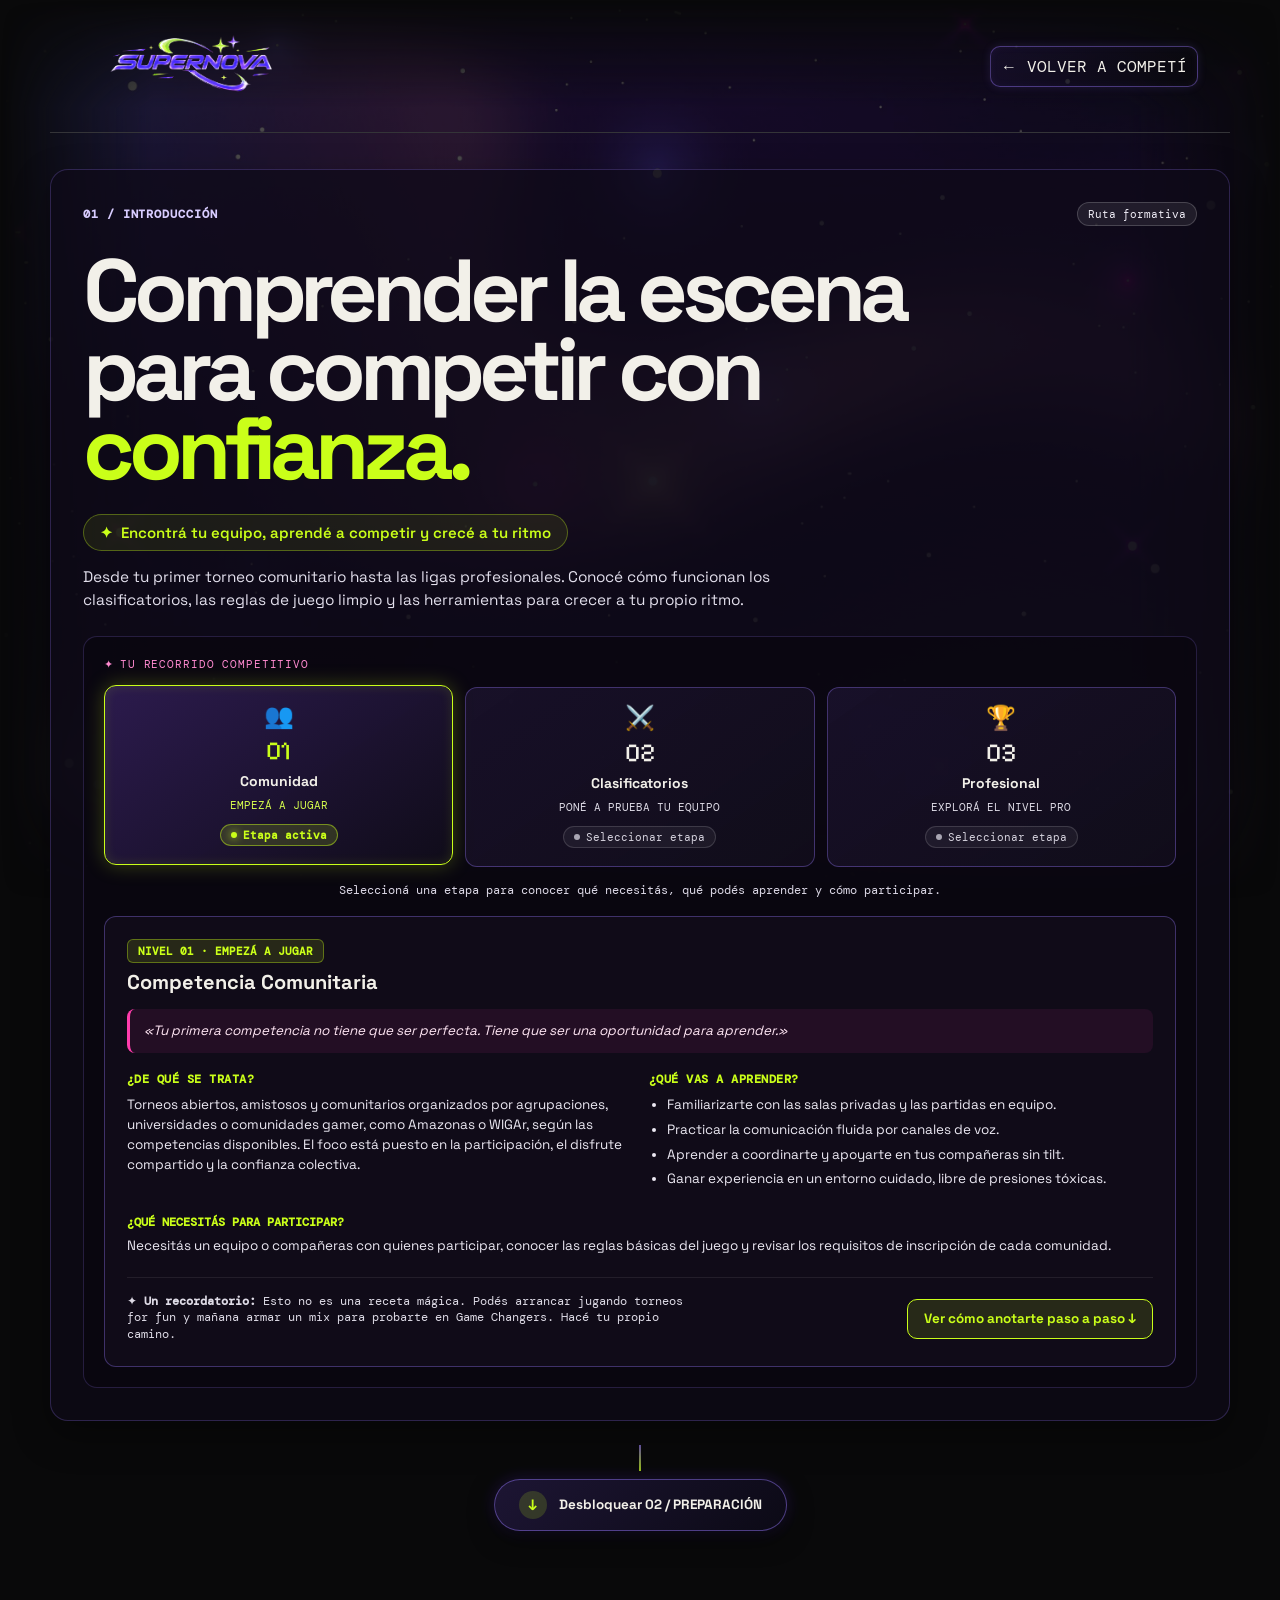
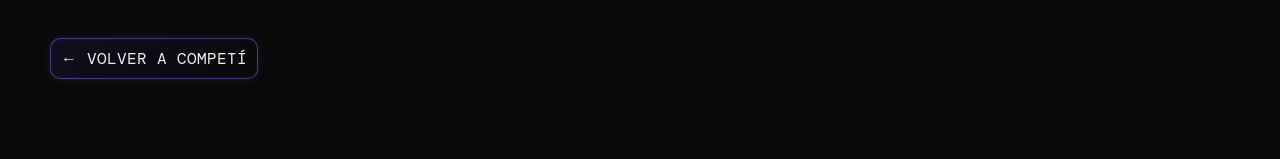
<file: circuitos.html>
<!DOCTYPE html>
<html lang="es">
<head>
    <meta charset="UTF-8">
    <meta name="viewport" content="width=device-width, initial-scale=1.0">
    <meta name="theme-color" content="#09090a">
    <title>Circuitos y Path to Pro | SUPERNOVA</title>

    <!-- Tipografías -->
    <link rel="preconnect" href="https://fonts.googleapis.com">
    <link rel="preconnect" href="https://fonts.gstatic.com" crossorigin>
    <link href="https://fonts.googleapis.com/css2?family=DM+Mono:ital,wght@0,400;0,500;1,400&family=Pixelify+Sans:wght@400..700&family=Space+Grotesk:wght@400;500;600;700&display=swap" rel="stylesheet">
    <link rel="stylesheet" href="styles.css">

    <style>
        /* ==================================================
           CIRCUITOS / PATH TO PRO — ESTILOS DEDICADOS
           Paleta: Negro (#09090a), Violeta (#7040ff / #9878ff),
           Rosa (#FF3CAC), Verde Lima (#caff19), Blanco (#f2f0e9)
           ================================================== */

        .circuitos-page {
            --circ-card-bg: rgba(14, 11, 24, 0.48);
            --circ-card-border: rgba(152, 120, 255, 0.24);
            --circ-card-hover: rgba(182, 157, 255, 0.45);
            --circ-glow-purple: rgba(112, 64, 255, 0.22);
            --circ-glow-pink: rgba(255, 60, 172, 0.2);
            --circ-glow-green: rgba(202, 255, 25, 0.22);
        }

        .circuitos-page .guide-main {
            padding: 36px 0 80px;
        }

        /* ----- CONTENEDORES MODULARES (Jerarquía visual) ----- */
        .circ-module {
            margin-bottom: 24px;
            padding: clamp(20px, 3vw, 32px);
            border-radius: 18px;
            background: rgba(14, 11, 24, 0.72);
            border: 1px solid var(--circ-card-border);
            box-shadow: 0 14px 36px rgba(0, 0, 0, 0.35);
            position: relative;
            transition: border-color 0.2s ease, box-shadow 0.2s ease;
        }

        .circ-module:hover {
            border-color: var(--circ-card-hover);
        }

        /* Encabezado del bloque */
        .circ-module-top {
            display: flex;
            align-items: center;
            justify-content: space-between;
            gap: 12px;
            margin-bottom: 12px;
            flex-wrap: wrap;
        }

        .circ-tag {
            font-family: "DM Mono", monospace;
            font-size: 11.5px;
            font-weight: 600;
            letter-spacing: 0.08em;
            color: #d8ccff;
            text-transform: uppercase;
        }

        .circ-badge {
            display: inline-flex;
            align-items: center;
            gap: 6px;
            padding: 4px 10px;
            border-radius: 999px;
            background: rgba(255, 255, 255, 0.08);
            border: 1px solid rgba(255, 255, 255, 0.18);
            font-family: "DM Mono", monospace;
            font-size: 11px;
            color: #f0edf7;
        }

        .circ-module-title {
            margin: 0 0 10px;
            font-family: "Space Grotesk", sans-serif;
            font-size: clamp(1.6rem, 3.2vw, 2.4rem);
            line-height: 1.15;
            letter-spacing: -0.02em;
            color: var(--off-white);
        }

        .circ-module-title span {
            color: var(--green);
        }

        .circ-module-highlight {
            font-size: 15px;
            font-weight: 600;
            color: var(--green);
            margin: 0 0 14px;
            display: inline-flex;
            align-items: center;
            gap: 8px;
            padding: 8px 16px;
            border-radius: 999px;
            background: rgba(202, 255, 25, 0.08);
            border: 1px solid rgba(202, 255, 25, 0.32);
        }

        .circ-module-lede {
            max-width: 720px;
            margin: 0 0 24px;
            font-size: clamp(0.95rem, 1.2vw, 1.05rem);
            line-height: 1.55;
            color: #e2dfec;
        }

        /* ==================================================
           01 / CIRCUITO COMPETITIVO INTERACTIVO (3 NIVELES)
           ================================================== */
        .circ-flow-box {
            padding: 20px;
            border-radius: 14px;
            background: rgba(10, 8, 16, 0.72);
            border: 1px solid rgba(152, 120, 255, 0.2);
        }

        .circ-flow-kicker {
            font-family: "DM Mono", monospace;
            font-size: 11px;
            letter-spacing: 0.08em;
            color: #ff8ad0;
            text-transform: uppercase;
            margin-bottom: 16px;
            display: flex;
            align-items: center;
            gap: 6px;
        }

        /* Cuadrícula de los 3 niveles */
        .circ-levels-grid {
            display: grid;
            grid-template-columns: repeat(3, 1fr);
            gap: 12px;
            margin-bottom: 16px;
        }

        .circ-level-btn {
            display: flex;
            flex-direction: column;
            align-items: center;
            justify-content: center;
            gap: 8px;
            padding: 18px 12px;
            border-radius: 12px;
            border: 1.5px solid rgba(152, 120, 255, 0.35);
            background: linear-gradient(145deg, rgba(32, 22, 54, 0.65), rgba(18, 14, 28, 0.85));
            color: var(--off-white);
            cursor: pointer;
            transition: all 0.22s cubic-bezier(0.2, 0.8, 0.2, 1);
            text-align: center;
            position: relative;
        }

        .circ-level-btn:hover {
            border-color: rgba(202, 255, 25, 0.7);
            background: linear-gradient(145deg, rgba(58, 38, 98, 0.8), rgba(28, 20, 48, 0.95));
            box-shadow: 0 8px 24px rgba(112, 64, 255, 0.28);
            transform: translateY(-3px);
        }

        .circ-level-btn:focus-visible {
            outline: 2px solid var(--green);
            outline-offset: 3px;
        }

        .circ-level-btn[aria-selected="true"] {
            border-color: var(--green);
            background: linear-gradient(145deg, rgba(46, 28, 80, 0.95), rgba(16, 12, 26, 0.98));
            box-shadow: 0 0 20px rgba(202, 255, 25, 0.25), inset 0 0 12px rgba(202, 255, 25, 0.12);
            transform: translateY(-2px);
        }

        .circ-level-status {
            display: inline-flex;
            align-items: center;
            gap: 6px;
            margin-top: 4px;
            padding: 3px 10px;
            border-radius: 999px;
            font-family: "DM Mono", monospace;
            font-size: 11px;
            background: rgba(255, 255, 255, 0.05);
            border: 1px solid rgba(255, 255, 255, 0.14);
            color: #d6d3de;
            transition: all 0.2s ease;
        }

        .circ-status-dot {
            width: 6px;
            height: 6px;
            border-radius: 50%;
            background: #a9a6b3;
            display: inline-block;
            transition: all 0.2s ease;
        }

        .circ-level-btn:hover .circ-level-status {
            border-color: rgba(202, 255, 25, 0.5);
            color: #ffffff;
        }

        .circ-level-btn[aria-selected="true"] .circ-level-status {
            background: rgba(202, 255, 25, 0.15);
            border-color: rgba(202, 255, 25, 0.45);
            color: var(--green);
            font-weight: 700;
        }

        .circ-level-btn[aria-selected="true"] .circ-status-dot {
            background: var(--green);
            box-shadow: 0 0 8px var(--green);
        }

        .circ-level-icon {
            font-size: 24px;
            line-height: 1;
            margin-bottom: 2px;
        }

        .circ-level-num {
            font-family: "Pixelify Sans", sans-serif;
            font-size: 26px;
            line-height: 1;
            color: var(--off-white);
        }

        .circ-level-btn[aria-selected="true"] .circ-level-num {
            color: var(--green);
        }

        .circ-level-name {
            font-family: "Space Grotesk", sans-serif;
            font-size: 14px;
            font-weight: 700;
            color: var(--off-white);
        }

        .circ-level-sub {
            font-family: "DM Mono", monospace;
            font-size: 11px;
            color: #dedbe6;
            text-transform: uppercase;
        }

        .circ-level-btn[aria-selected="true"] .circ-level-sub {
            color: #d8ff4d;
        }

        .circ-flow-hint {
            font-family: "DM Mono", monospace;
            font-size: 11.5px;
            color: #dcd8e6;
            text-align: center;
            margin-bottom: 18px;
        }

        /* Panel de detalle del nivel seleccionado */
        .circ-detail-panel {
            padding: 22px;
            border-radius: 12px;
            background: rgba(18, 14, 28, 0.78);
            border: 1px solid rgba(152, 120, 255, 0.35);
            animation: circFadeIn 0.25s ease-out;
        }

        @keyframes circFadeIn {
            from { opacity: 0; transform: translateY(6px); }
            to { opacity: 1; transform: translateY(0); }
        }

        .circ-detail-header {
            display: flex;
            align-items: center;
            justify-content: space-between;
            gap: 12px;
            margin-bottom: 14px;
            flex-wrap: wrap;
        }

        .circ-detail-badge {
            display: inline-flex;
            align-items: center;
            gap: 6px;
            padding: 4px 10px;
            border-radius: 6px;
            background: rgba(202, 255, 25, 0.12);
            border: 1px solid rgba(202, 255, 25, 0.35);
            font-family: "DM Mono", monospace;
            font-size: 11px;
            color: var(--green);
            font-weight: 700;
            text-transform: uppercase;
        }

        .circ-detail-quote {
            padding: 12px 14px;
            border-radius: 8px;
            background: rgba(255, 60, 172, 0.08);
            border-left: 3px solid var(--pink);
            font-size: 13.5px;
            font-style: italic;
            color: #ffe6f4;
            margin-bottom: 18px;
            line-height: 1.45;
        }

        .circ-detail-grid {
            display: grid;
            grid-template-columns: repeat(auto-fit, minmax(260px, 1fr));
            gap: 18px;
            margin-bottom: 20px;
        }

        .circ-detail-col h4 {
            margin: 0 0 8px;
            font-family: "DM Mono", monospace;
            font-size: 12px;
            color: var(--green);
            text-transform: uppercase;
            letter-spacing: 0.04em;
        }

        .circ-detail-col p {
            margin: 0;
            font-size: 13.5px;
            line-height: 1.5;
            color: #ece9f3;
        }

        .circ-detail-list {
            margin: 0;
            padding-left: 18px;
            font-size: 13.5px;
            line-height: 1.55;
            color: #ece9f3;
        }

        .circ-detail-list li {
            margin-bottom: 4px;
        }

        .circ-detail-footer {
            display: flex;
            align-items: center;
            justify-content: space-between;
            gap: 14px;
            padding-top: 16px;
            border-top: 1px solid rgba(255, 255, 255, 0.08);
            flex-wrap: wrap;
        }

        .circ-detail-note {
            font-family: "DM Mono", monospace;
            font-size: 11.5px;
            color: #dedbe6;
            max-width: 580px;
            line-height: 1.45;
        }

        .btn-circ-action {
            display: inline-flex;
            align-items: center;
            gap: 8px;
            min-height: 40px;
            padding: 0 16px;
            border-radius: 10px;
            border: 1px solid var(--green);
            background: rgba(202, 255, 25, 0.12);
            color: var(--green);
            font-family: "Space Grotesk", sans-serif;
            font-size: 13.5px;
            font-weight: 700;
            text-decoration: none;
            cursor: pointer;
            transition: all 0.2s ease;
        }

        .btn-circ-action:hover {
            background: var(--green);
            color: var(--black);
            box-shadow: 0 4px 16px var(--circ-glow-green);
            transform: translateY(-2px);
        }

        /* ==================================================
           02 / PREPARACIÓN — PASO A PASO (Acordeón interactivo)
           ================================================== */
        .circ-steps-list {
            display: grid;
            gap: 10px;
        }

        .circ-step-item {
            border-radius: 12px;
            border: 1px solid rgba(152, 120, 255, 0.25);
            background: rgba(12, 10, 20, 0.72);
            overflow: hidden;
            transition: all 0.2s ease;
        }

        .circ-step-item:hover {
            border-color: rgba(182, 157, 255, 0.6);
            background: rgba(22, 18, 36, 0.65);
            transform: translateX(3px);
        }

        .circ-step-item[open] {
            border-color: var(--purple-light);
            background: rgba(20, 16, 32, 0.65);
        }

        .circ-step-header {
            display: grid;
            grid-template-columns: 44px minmax(0, 1fr) 28px;
            align-items: center;
            gap: 12px;
            padding: 16px 18px;
            cursor: pointer;
            list-style: none;
            user-select: none;
        }

        .circ-step-header::-webkit-details-marker {
            display: none;
        }

        .circ-step-icon {
            width: 40px;
            height: 40px;
            border-radius: 10px;
            display: grid;
            place-items: center;
            font-size: 18px;
            background: rgba(152, 120, 255, 0.12);
            border: 1px solid rgba(152, 120, 255, 0.3);
            color: var(--pink);
        }

        .circ-step-info {
            min-width: 0;
        }

        .circ-step-title {
            margin: 0;
            font-size: 16px;
            font-weight: 700;
            color: var(--off-white);
            line-height: 1.25;
        }

        .circ-step-sub {
            margin: 3px 0 0;
            font-family: "DM Mono", monospace;
            font-size: 12px;
            color: #dedbe6;
        }

        .circ-step-chevron {
            font-size: 18px;
            color: #c7b6ff;
            transition: transform 0.2s ease, color 0.2s ease;
            text-align: center;
        }

        .circ-step-item[open] .circ-step-chevron {
            transform: rotate(90deg);
            color: var(--green);
        }

        .circ-step-body {
            padding: 0 18px 18px 70px;
            font-size: 13.5px;
            line-height: 1.55;
            color: #ece9f3;
        }

        .circ-step-body p {
            margin: 0 0 10px;
        }

        .circ-step-body p:last-child {
            margin-bottom: 0;
        }

        .circ-security-callout {
            margin-top: 12px;
            padding: 10px 14px;
            border-radius: 8px;
            background: rgba(255, 60, 172, 0.08);
            border: 1px solid rgba(255, 60, 172, 0.28);
            font-size: 12.5px;
            color: #ffd6ee;
        }

        /* ==================================================
           03 / ACOMPAÑAMIENTO (3 pilares de bienestar)
           ================================================== */
        .circ-mindset-grid {
            display: grid;
            grid-template-columns: repeat(3, 1fr);
            gap: 14px;
        }

        .circ-mindset-card {
            padding: 20px 18px;
            border-radius: 14px;
            border: 1px solid rgba(152, 120, 255, 0.25);
            background: rgba(12, 10, 20, 0.72);
            display: flex;
            flex-direction: column;
            gap: 8px;
            transition: transform 0.2s ease, border-color 0.2s ease, box-shadow 0.2s ease;
        }

        .circ-mindset-card:hover {
            transform: translateY(-3px);
            border-color: var(--purple-light);
            box-shadow: 0 8px 24px rgba(112, 64, 255, 0.2);
            background: rgba(22, 18, 36, 0.7);
        }

        .circ-mindset-icon {
            font-size: 26px;
            margin-bottom: 4px;
            line-height: 1;
        }

        .circ-mindset-title {
            margin: 0;
            font-size: 17px;
            font-weight: 700;
            color: var(--off-white);
        }

        .circ-mindset-sub {
            font-family: "DM Mono", monospace;
            font-size: 12px;
            color: var(--pink);
        }

        .circ-mindset-desc {
            margin: 4px 0 0;
            font-size: 13px;
            line-height: 1.5;
            color: #e4e0ec;
        }

        /* ==================================================
           04 / OTRAS OPORTUNIDADES (Más allá del joystick)
           ================================================== */
        .circ-roles-grid {
            display: grid;
            grid-template-columns: repeat(4, 1fr);
            gap: 12px;
        }

        .circ-role-card {
            padding: 18px 16px;
            border-radius: 12px;
            border: 1px solid rgba(152, 120, 255, 0.25);
            background: rgba(12, 10, 20, 0.72);
            display: flex;
            flex-direction: column;
            gap: 6px;
            transition: all 0.2s ease;
        }

        .circ-role-card:hover {
            border-color: var(--green);
            background: rgba(26, 20, 42, 0.7);
            transform: translateY(-3px);
            box-shadow: 0 8px 24px rgba(202, 255, 25, 0.18);
        }

        .circ-role-icon {
            font-size: 24px;
            margin-bottom: 4px;
            line-height: 1;
        }

        .circ-role-title {
            margin: 0;
            font-size: 16px;
            font-weight: 700;
            color: var(--off-white);
        }

        .circ-role-sub {
            font-family: "DM Mono", monospace;
            font-size: 12px;
            color: var(--green);
        }

        .circ-role-desc {
            margin: 4px 0 0;
            font-size: 12.5px;
            line-height: 1.45;
            color: #e4e0ec;
        }

        /* ==================================================
           05 / TU KIT PARA COMPETIR (Herramientas útiles)
           ================================================== */
        .circ-kit-grid {
            display: grid;
            grid-template-columns: repeat(auto-fit, minmax(200px, 1fr));
            gap: 12px;
        }

        .circ-kit-card {
            padding: 16px;
            border-radius: 12px;
            border: 1px solid rgba(152, 120, 255, 0.25);
            background: rgba(12, 10, 20, 0.72);
            display: flex;
            flex-direction: column;
            justify-content: space-between;
            gap: 10px;
            transition: all 0.2s ease;
        }

        .circ-kit-card:hover {
            border-color: var(--pink);
            background: rgba(24, 18, 38, 0.7);
            transform: translateY(-2px);
            box-shadow: 0 8px 20px rgba(255, 60, 172, 0.18);
        }

        .circ-kit-top {
            display: flex;
            align-items: center;
            gap: 10px;
        }

        .circ-kit-icon {
            font-size: 20px;
        }

        .circ-kit-name {
            font-size: 14px;
            font-weight: 700;
            color: var(--off-white);
        }

        .circ-kit-desc {
            margin: 0;
            font-size: 12.5px;
            line-height: 1.45;
            color: #e4e0ec;
        }

        .circ-kit-pill {
            align-self: flex-start;
            padding: 3px 8px;
            border-radius: 4px;
            background: rgba(255, 255, 255, 0.05);
            border: 1px solid rgba(255, 255, 255, 0.1);
            font-family: "DM Mono", monospace;
            font-size: 10.5px;
            color: #d8ccff;
        }

        /* ==================================================
           06 / CIERRE Y LLAMADA A LA ACCIÓN
           ================================================== */
        .circ-cta-module {
            text-align: center;
            padding: clamp(32px, 5vw, 48px) 24px;
            background: linear-gradient(145deg, rgba(33, 20, 58, 0.9), rgba(14, 10, 24, 0.95));
            border: 1px solid rgba(152, 120, 255, 0.45);
            box-shadow: 0 16px 44px rgba(0, 0, 0, 0.6), 0 0 24px var(--circ-glow-purple);
        }

        .circ-cta-title {
            margin: 0 0 12px;
            font-size: clamp(1.8rem, 3.6vw, 2.6rem);
            color: var(--off-white);
        }

        .circ-cta-title span {
            color: var(--green);
        }

        .circ-cta-text {
            max-width: 600px;
            margin: 0 auto 28px;
            font-size: 15px;
            line-height: 1.55;
            color: #ece9f3;
        }

        .circ-cta-actions {
            display: flex;
            align-items: center;
            justify-content: center;
            gap: 16px;
            flex-wrap: wrap;
        }

        .btn-cta {
            display: inline-flex;
            align-items: center;
            justify-content: center;
            gap: 10px;
            min-height: 48px;
            padding: 0 24px;
            border-radius: 12px;
            font-family: "Space Grotesk", sans-serif;
            font-size: 15px;
            font-weight: 700;
            text-decoration: none;
            cursor: pointer;
            transition: all 0.2s cubic-bezier(0.2, 0.8, 0.2, 1);
        }

        .btn-cta--primary {
            border: 1px solid var(--green);
            background: var(--green);
            color: var(--black);
            box-shadow: 0 4px 18px var(--circ-glow-green);
        }

        .btn-cta--primary:hover {
            background: #d8ff4d;
            transform: translateY(-2px);
            box-shadow: 0 6px 24px rgba(202, 255, 25, 0.38);
        }

        .btn-cta--secondary {
            border: 1px solid rgba(152, 120, 255, 0.6);
            background: linear-gradient(135deg, rgba(112, 64, 255, 0.25), rgba(33, 22, 65, 0.55));
            color: var(--off-white);
        }

        .btn-cta--secondary:hover {
            border-color: var(--pink);
            background: linear-gradient(135deg, rgba(255, 60, 172, 0.25), rgba(112, 64, 255, 0.35));
            color: #fff;
            transform: translateY(-2px);
            box-shadow: 0 4px 18px var(--circ-glow-pink);
        }

        /* ==================================================
           SISTEMA DE DESBLOQUEO PROGRESIVO CON FLECHAS
           ================================================== */
        .circ-module.is-locked {
            display: none !important;
        }

        .circ-module.is-unlocked {
            display: block !important;
            animation: circModuleReveal 0.48s cubic-bezier(0.2, 0.8, 0.2, 1) both;
        }

        @keyframes circModuleReveal {
            from {
                opacity: 0;
                transform: translateY(24px) scale(0.99);
            }
            to {
                opacity: 1;
                transform: translateY(0) scale(1);
            }
        }

        .circ-unlock-zone {
            display: flex;
            flex-direction: column;
            align-items: center;
            justify-content: center;
            margin: 20px auto 32px;
            position: relative;
            z-index: 5;
        }

        .circ-unlock-line {
            width: 2px;
            height: 26px;
            background: linear-gradient(180deg, rgba(152, 120, 255, 0.7), rgba(202, 255, 25, 0.85));
            margin-bottom: 8px;
            opacity: 0.85;
        }

        .circ-unlock-btn {
            display: inline-flex;
            align-items: center;
            gap: 12px;
            padding: 11px 24px;
            border-radius: 999px;
            border: 1.5px solid rgba(152, 120, 255, 0.45);
            background: linear-gradient(135deg, rgba(30, 22, 54, 0.95), rgba(12, 10, 22, 0.98));
            box-shadow: 0 8px 24px rgba(0, 0, 0, 0.55), 0 0 16px var(--circ-glow-purple);
            color: var(--off-white);
            font-family: "Space Grotesk", sans-serif;
            font-size: 13.5px;
            font-weight: 700;
            cursor: pointer;
            transition: all 0.22s cubic-bezier(0.2, 0.8, 0.2, 1);
        }

        .circ-unlock-btn:hover {
            border-color: var(--green);
            background: linear-gradient(135deg, rgba(48, 30, 84, 0.98), rgba(20, 16, 32, 0.98));
            color: var(--green);
            box-shadow: 0 10px 28px var(--circ-glow-green);
            transform: translateY(2px);
        }

        .circ-unlock-btn:focus-visible {
            outline: 2px solid var(--green);
            outline-offset: 3px;
        }

        .circ-unlock-arrow {
            display: inline-grid;
            place-items: center;
            width: 28px;
            height: 28px;
            border-radius: 50%;
            background: rgba(202, 255, 25, 0.16);
            color: var(--green);
            font-size: 15px;
            font-weight: 900;
            transition: transform 0.2s ease, background 0.2s ease;
            animation: circBounceDown 1.6s infinite ease-in-out;
        }

        .circ-unlock-btn:hover .circ-unlock-arrow {
            background: var(--green);
            color: var(--black);
            transform: translateY(3px);
            animation: none;
        }

        @keyframes circBounceDown {
            0%, 100% { transform: translateY(0); }
            50% { transform: translateY(4px); }
        }

        .circ-unlock-zone.is-completed {
            margin: 8px auto 18px;
        }

        .circ-unlock-zone.is-completed .circ-unlock-line {
            height: 16px;
            background: rgba(152, 120, 255, 0.25);
        }

        .circ-unlock-zone.is-completed .circ-unlock-btn {
            padding: 6px 16px;
            font-size: 12px;
            border-color: rgba(255, 255, 255, 0.12);
            background: rgba(255, 255, 255, 0.04);
            color: #d6d3de;
            box-shadow: none;
            cursor: default;
            pointer-events: none;
        }

        .circ-unlock-zone.is-completed .circ-unlock-arrow {
            width: 20px;
            height: 20px;
            font-size: 11px;
            background: rgba(202, 255, 25, 0.18);
            color: var(--green);
            animation: none;
        }

        /* Responsive rules */
        @media (max-width: 900px) {
            .circ-mindset-grid {
                grid-template-columns: 1fr;
            }

            .circ-roles-grid {
                grid-template-columns: repeat(2, 1fr);
            }
        }

       .guide-header {
            display: flex;
            align-items: center;
            justify-content: space-between;
            padding: 16px 32px;
            position: relative;
            z-index: 10;
            background: transparent;
        }

         .logo-main {
        width: 220px;
        height: 100px;
        object-fit: contain;
        object-position: center;
        /* Conservá tus reglas de máscara actuales */
         -webkit-mask-image:
        linear-gradient(to right, transparent, #000 8%, #000 92%, transparent),
        linear-gradient(to bottom, transparent, #000 18%, #000 82%, transparent);
        
        -webkit-mask-composite: source-in;
        
        mask-image:
        linear-gradient(to right, transparent, #000 8%, #000 92%, transparent),
        linear-gradient(to bottom, transparent, #000 18%, #000 82%, transparent);
        
        mask-composite: intersect;
    }

        @media (max-width: 680px) {
            .circ-levels-grid {
                grid-template-columns: 1fr;
            }

            .circ-roles-grid {
                grid-template-columns: 1fr;
            }

            .circ-step-body {
                padding-left: 18px;
            }

            .circ-step-header {
                grid-template-columns: 36px minmax(0, 1fr) 20px;
                gap: 8px;
            }

            .circ-step-icon {
                width: 34px;
                height: 34px;
                font-size: 16px;
            }
        }

        @media (prefers-reduced-motion: reduce) {
            .circ-level-btn,
            .circ-mindset-card,
            .circ-role-card,
            .btn-cta,
            .circ-detail-panel,
            .circ-module.is-unlocked,
            .circ-unlock-btn,
            .circ-unlock-arrow {
                animation: none;
                transition: none;
            }
        }
    </style>
</head>

<body class="guide-page circuitos-page">

    <!-- ================= HEADER ================= -->
    <header class="guide-header">
        <a href="index.html" class="logo" aria-label="SUPERNOVA, volver al inicio">
            <img src="logo supernova finale.png" alt="SUPERNOVA" class="logo-main">
        </a>
        <a class="guide-back" href="index.html#competi">← VOLVER A COMPETÍ</a>
    </header>

    <!-- ================= MAIN CONTENT ================= -->
    <main class="guide-main">

        <!-- ================= 01 / INTRODUCCIÓN ================= -->
        <section class="circ-module" id="circuito" aria-labelledby="intro-title">
            <div class="circ-module-top">
                <span class="circ-tag">01 / INTRODUCCIÓN</span>
                <span class="circ-badge">Ruta formativa</span>
            </div>

            <h1 class="circ-module-title" id="intro-title">
                Comprender la escena para competir con <span>confianza.</span>
            </h1>

            <div class="circ-module-highlight">
                <span>✦</span> Encontrá tu equipo, aprendé a competir y crecé a tu ritmo
            </div>

            <p class="circ-module-lede">
                Desde tu primer torneo comunitario hasta las ligas profesionales. Conocé cómo funcionan los clasificatorios, las reglas de juego limpio y las herramientas para crecer a tu propio ritmo.
            </p>

            <!-- CIRCUITO COMPETITIVO INTERACTIVO (3 NIVELES) -->
            <div class="circ-flow-box">
                <div class="circ-flow-kicker">
                    <span>✦</span> TU RECORRIDO COMPETITIVO
                </div>

                <div class="circ-levels-grid" role="tablist" aria-label="Niveles de competencia">
                    <!-- Nivel 01 -->
                    <button type="button" class="circ-level-btn" role="tab" id="tab-lvl-1" aria-selected="true" aria-controls="panel-lvl" data-level="1">
                        <span class="circ-level-icon" aria-hidden="true">👥</span>
                        <span class="circ-level-num">01</span>
                        <span class="circ-level-name">Comunidad</span>
                        <span class="circ-level-sub">Empezá a jugar</span>
                        <span class="circ-level-status" aria-hidden="true"><i class="circ-status-dot"></i> Etapa activa</span>
                    </button>

                    <!-- Nivel 02 -->
                    <button type="button" class="circ-level-btn" role="tab" id="tab-lvl-2" aria-selected="false" aria-controls="panel-lvl" data-level="2">
                        <span class="circ-level-icon" aria-hidden="true">⚔️</span>
                        <span class="circ-level-num">02</span>
                        <span class="circ-level-name">Clasificatorios</span>
                        <span class="circ-level-sub">Poné a prueba tu equipo</span>
                        <span class="circ-level-status" aria-hidden="true"><i class="circ-status-dot"></i> Seleccionar etapa</span>
                    </button>

                    <!-- Nivel 03 -->
                    <button type="button" class="circ-level-btn" role="tab" id="tab-lvl-3" aria-selected="false" aria-controls="panel-lvl" data-level="3">
                        <span class="circ-level-icon" aria-hidden="true">🏆</span>
                        <span class="circ-level-num">03</span>
                        <span class="circ-level-name">Profesional</span>
                        <span class="circ-level-sub">Explorá el nivel pro</span>
                        <span class="circ-level-status" aria-hidden="true"><i class="circ-status-dot"></i> Seleccionar etapa</span>
                    </button>
                </div>

                <div class="circ-flow-hint">
                    Seleccioná una etapa para conocer qué necesitás, qué podés aprender y cómo participar.
                </div>

                <!-- Detalle dinámico del nivel -->
                <div class="circ-detail-panel" id="panel-lvl" role="tabpanel" aria-labelledby="tab-lvl-1">
                    <!-- Renderizado dinámico mediante JavaScript -->
                </div>
            </div>
        </section>

        <!-- Conector interactivo hacia 02 -->
        <div class="circ-unlock-zone" id="unlock-zone-preparacion">
            <div class="circ-unlock-line" aria-hidden="true"></div>
            <button type="button" class="circ-unlock-btn" onclick="unlockModule('preparacion')">
                <span class="circ-unlock-arrow" aria-hidden="true">↓</span>
                <span>Desbloquear 02 / PREPARACIÓN</span>
            </button>
        </div>

        <!-- ================= 02 / PREPARACIÓN ================= -->
        <section class="circ-module is-locked" id="preparacion" aria-labelledby="prep-title">
            <div class="circ-module-top">
                <span class="circ-tag">02 / PREPARACIÓN</span>
                <span class="circ-badge" id="prep-badge">Checklist de ingreso</span>
            </div>

            <h2 class="circ-module-title" id="prep-title">
                Tu primera inscripción, <span>paso a paso.</span>
            </h2>

            <p class="circ-module-lede" id="prep-lede">
                Guía para encontrar torneos comunitarios, preparar la cuenta y conocer los requisitos básicos.
            </p>

            <div class="circ-steps-list" id="prep-steps-container">
                <!-- Se llena dinámicamente según la etapa seleccionada -->
            </div>
        </section>

        <!-- Conector interactivo hacia 03 -->
        <div class="circ-unlock-zone" id="unlock-zone-acompanamiento" style="display: none;">
            <div class="circ-unlock-line" aria-hidden="true"></div>
            <button type="button" class="circ-unlock-btn" onclick="unlockModule('acompanamiento')">
                <span class="circ-unlock-arrow" aria-hidden="true">↓</span>
                <span>Desbloquear 03 / ACOMPAÑAMIENTO</span>
            </button>
        </div>

        <!-- ================= 03 / ACOMPAÑAMIENTO ================= -->
        <section class="circ-module is-locked" id="acompanamiento" aria-labelledby="mindset-title">
            <div class="circ-module-top">
                <span class="circ-tag">03 / ACOMPAÑAMIENTO</span>
                <span class="circ-badge">Bienestar y mentalidad</span>
            </div>

            <h2 class="circ-module-title" id="mindset-title">
                No tenés que demostrarlo <span>todo en una partida.</span>
            </h2>

            <p class="circ-module-lede" id="mindset-lede">
                Aprendé a tu ritmo, disfrutá el proceso y entendé que cada partida es una oportunidad para mejorar.
            </p>

            <div class="circ-mindset-grid" id="mindset-cards-container">
                <!-- Se llena dinámicamente según la etapa seleccionada -->
            </div>
        </section>

        <!-- Conector interactivo hacia 04 -->
        <div class="circ-unlock-zone" id="unlock-zone-oportunidades" style="display: none;">
            <div class="circ-unlock-line" aria-hidden="true"></div>
            <button type="button" class="circ-unlock-btn" onclick="unlockModule('oportunidades')">
                <span class="circ-unlock-arrow" aria-hidden="true">↓</span>
                <span>Desbloquear 04 / OTRAS OPORTUNIDADES</span>
            </button>
        </div>

        <!-- ================= 04 / OTRAS OPORTUNIDADES ================= -->
        <section class="circ-module is-locked" id="oportunidades" aria-labelledby="roles-title">
            <div class="circ-module-top">
                <span class="circ-tag">04 / OTRAS OPORTUNIDADES</span>
                <span class="circ-badge">Profesionalización</span>
            </div>

            <h2 class="circ-module-title" id="roles-title">
                Tu lugar en los esports puede estar <span>fuera de la partida.</span>
            </h2>

            <p class="circ-module-lede">
                Existe todo un universo de roles técnicos, creativos y de gestión indispensables para que las competencias existan.
            </p>

            <div class="circ-roles-grid">
                <!-- Casting -->
                <article class="circ-role-card">
                    <span class="circ-role-icon" aria-hidden="true">🎙️</span>
                    <h3 class="circ-role-title">Caster / Analista</h3>
                    <span class="circ-role-sub">Relato y conducción.</span>
                    <p class="circ-role-desc">
                        Transmitir la emoción de cada jugada, narrar teamfights, conducir transmisiones en vivo y analizar el juego en las mesas de analistas.
                    </p>
                </article>

                <!-- Management -->
                <article class="circ-role-card">
                    <span class="circ-role-icon" aria-hidden="true">📅</span>
                    <h3 class="circ-role-title">Management</h3>
                    <span class="circ-role-sub">Gestión de equipos.</span>
                    <p class="circ-role-desc">
                        Coordinar calendarios, gestionar inscripciones, organizar scrims, resolver la logística y acompañar el bienestar humano de las jugadoras.
                    </p>
                </article>

                <!-- Arbitraje -->
                <article class="circ-role-card">
                    <span class="circ-role-icon" aria-hidden="true">⚖️</span>
                    <h3 class="circ-role-title">Arbitraje</h3>
                    <span class="circ-role-sub">Reglas y mediación.</span>
                    <p class="circ-role-desc">
                        Interpretar reglamentos, mediar en disputas técnicas, controlar el juego limpio y garantizar que las partidas se jueguen con transparencia.
                    </p>
                </article>

                <!-- Comunicación -->
                <article class="circ-role-card">
                    <span class="circ-role-icon" aria-hidden="true">🎬</span>
                    <h3 class="circ-role-title">Comunicación</h3>
                    <span class="circ-role-sub">Contenido y cobertura.</span>
                    <p class="circ-role-desc">
                        Producción audiovisual, periodismo de esports, redes sociales, diseño gráfico y creación de contenido para conectar a la comunidad con los equipos.
                    </p>
                </article>
            </div>
        </section>

        <!-- Conector interactivo hacia 05 -->
        <div class="circ-unlock-zone" id="unlock-zone-kit" style="display: none;">
            <div class="circ-unlock-line" aria-hidden="true"></div>
            <button type="button" class="circ-unlock-btn" onclick="unlockModule('kit')">
                <span class="circ-unlock-arrow" aria-hidden="true">↓</span>
                <span>Desbloquear 05 / HERRAMIENTAS Y KIT</span>
            </button>
        </div>

        <!-- ================= 05 / TU KIT PARA COMPETIR ================= -->
        <section class="circ-module is-locked" id="kit" aria-labelledby="kit-title">
            <div class="circ-module-top">
                <span class="circ-tag">05 / HERRAMIENTAS</span>
                <span class="circ-badge">Kit esencial</span>
            </div>

            <h2 class="circ-module-title" id="kit-title">
                Tu kit para <span>competir.</span>
            </h2>

            <p class="circ-module-lede">
                Las herramientas y canales habituales que vas a encontrar al anotarte en cualquier torneo formal.
            </p>

            <div class="circ-kit-grid">
                <div class="circ-kit-card">
                    <div>
                        <div class="circ-kit-top">
                            <span class="circ-kit-icon" aria-hidden="true">🏆</span>
                            <span class="circ-kit-name">Plataformas de brackets</span>
                        </div>
                        <p class="circ-kit-desc">
                            Sistemas como Battlefy, Challengermode y FACEIT automatizan los emparejamientos, las tablas de posiciones y los cuadros de eliminación directa o suiza.
                        </p>
                    </div>
                    <span class="circ-kit-pill">Inscripciones y llaves</span>
                </div>

                <div class="circ-kit-card">
                    <div>
                        <div class="circ-kit-top">
                            <span class="circ-kit-icon" aria-hidden="true">💬</span>
                            <span class="circ-kit-name">Discord y coordinación</span>
                        </div>
                        <p class="circ-kit-desc">
                            Tu cuartel general. Donde se anuncian cambios de horario, se asignan salas de voz y las capitanas se comunican directamente con los árbitros.
                        </p>
                    </div>
                    <span class="circ-kit-pill">Canal oficial de soporte</span>
                </div>

                <div class="circ-kit-card">
                    <div>
                        <div class="circ-kit-top">
                            <span class="circ-kit-icon" aria-hidden="true">📜</span>
                            <span class="circ-kit-name">Formatos de torneo</span>
                        </div>
                        <p class="circ-kit-desc">
                            Conocé los formatos clave: eliminación simple (sin margen de error), doble eliminación (con cuadro de perdedores) y suizo (partidas por victorias acumuladas).
                        </p>
                    </div>
                    <span class="circ-kit-pill">Estructuras de juego</span>
                </div>

                <div class="circ-kit-card">
                    <div>
                        <div class="circ-kit-top">
                            <span class="circ-kit-icon" aria-hidden="true">⏰</span>
                            <span class="circ-kit-name">Check-in y puntualidad</span>
                        </div>
                        <p class="circ-kit-desc">
                            Mantenete atenta a los plazos límite. La mayoría de los torneos aplica la regla de Walk-Over (W.O.) si un equipo no ingresa a la sala en 10-15 minutos.
                        </p>
                    </div>
                    <span class="circ-kit-pill">Gestión de tiempos</span>
                </div>

                <div class="circ-kit-card">
                    <div>
                        <div class="circ-kit-top">
                            <span class="circ-kit-icon" aria-hidden="true">⚖️</span>
                            <span class="circ-kit-name">Canales de arbitraje</span>
                        </div>
                        <p class="circ-kit-desc">
                            Mecanismo formal para abrir tickets por fallas de conexión, pausas técnicas autorizadas o denuncias de comportamiento inadecuado con evidencia.
                        </p>
                    </div>
                    <span class="circ-kit-pill">Reportes y reclamos</span>
                </div>
            </div>
        </section>

        <!-- Conector interactivo hacia 06 -->
        <div class="circ-unlock-zone" id="unlock-zone-cta-module" style="display: none;">
            <div class="circ-unlock-line" aria-hidden="true"></div>
            <button type="button" class="circ-unlock-btn" onclick="unlockModule('cta-module')">
                <span class="circ-unlock-arrow" aria-hidden="true">↓</span>
                <span>Desbloquear 06 / PRÓXIMO PASO</span>
            </button>
        </div>

        <!-- ================= 06 / CIERRE Y LLAMADA A LA ACCIÓN ================= -->
        <section class="circ-module circ-cta-module is-locked" id="cta-module" aria-labelledby="cta-title">
            <h2 class="circ-cta-title" id="cta-title">
                El próximo paso <span>lo elegís vos.</span>
            </h2>

            <p class="circ-cta-text">
                Encontrá una competencia, conocé a otras jugadoras o empezá a preparar tu equipo. No hace falta tener todo resuelto para dar el primer paso.
            </p>

            <div class="circ-cta-actions">
                <a href="equipos.html" class="btn-cta btn-cta--primary">
                    <span>👥</span> Buscar compañeras
                </a>
                <a href="torneos.html" class="btn-cta btn-cta--secondary">
                    <span>🏆</span> Explorar competencias
                </a>
            </div>
        </section>

        <a class="guide-back guide-back-bottom" href="index.html#competi">← VOLVER A COMPETÍ</a>
    </main>

    <!-- ================= JAVASCRIPT ================= -->
    <script>
        /* Datos de los tres niveles de competencia (Progresión: 01 Comunidad → 02 Clasificatorios → 03 Profesional) */
        const levelsData = {
            1: {
                levelNumber: '01',
                levelName: 'Competencia Comunitaria',
                tag: 'EMPEZÁ A JUGAR',
                quote: '«Tu primera competencia no tiene que ser perfecta. Tiene que ser una oportunidad para aprender.»',
                description: 'Torneos abiertos, amistosos y comunitarios organizados por agrupaciones, universidades o comunidades gamer, como Amazonas o WIGAr, según las competencias disponibles. El foco está puesto en la participación, el disfrute compartido y la confianza colectiva.',
                learningPoints: [
                    'Familiarizarte con las salas privadas y las partidas en equipo.',
                    'Practicar la comunicación fluida por canales de voz.',
                    'Aprender a coordinarte y apoyarte en tus compañeras sin tilt.',
                    'Ganar experiencia en un entorno cuidado, libre de presiones tóxicas.'
                ],
                requirements: 'Necesitás un equipo o compañeras con quienes participar, conocer las reglas básicas del juego y revisar los requisitos de inscripción de cada comunidad.',
                actionLabel: 'Ver cómo anotarte paso a paso ↓',
                actionTarget: '#preparacion',
                // Contenidos personalizados para Módulo 02 / PREPARACIÓN
                prepTitle: 'Tu primera inscripción, <span>paso a paso.</span>',
                prepLede: 'Guía para encontrar torneos comunitarios, preparar la cuenta y conocer los requisitos básicos.',
                prepBadge: 'Checklist de ingreso',
                steps: [
                    {
                        icon: '🔍',
                        title: '01. Encontrá un torneo comunitario',
                        sub: 'Juego, fechas y requisitos de la comunidad.',
                        body: 'Revisá convocatorias vigentes en comunidades aliadas (como WIGAr, Amazonas o el calendario de SUPERNOVA). Chequeá antes de anotarte si piden cupo mixto o exclusivo femenino y si te dan los horarios para jugarlo.'
                    },
                    {
                        icon: '👤',
                        title: '02. Prepará tu perfil de juego',
                        sub: 'Cuenta y plataformas comunitarias.',
                        body: 'La mayoría de las competencias comunitarias se gestionan a través de formularios o plataformas como Challengermode o Battlefy. Creá tu usuario con anticipación y vinculá tu Riot ID, SteamID o cuenta de juego correspondiente.<div class="circ-security-callout">🔒 <strong>Seguridad digital:</strong> Ningún organizador legítimo te pedirá contraseñas ni códigos de autenticación. Vinculá tus perfiles únicamente mediante las integraciones oficiales.</div>'
                    },
                    {
                        icon: '📋',
                        title: '03. Confirmá la participación',
                        sub: 'Check-in y canal de Discord.',
                        body: 'Muchos torneos abren una ventana de confirmación (check-in) de 30 a 60 minutos antes de comenzar para confirmar que el equipo está en línea. Luego se publican las llaves (brackets) con el horario exacto y el canal de voz asignado.'
                    },
                    {
                        icon: '🛡️',
                        title: '04. Jugá con confianza y respeto',
                        sub: 'Pautas de convivencia y soporte: A jugar y pasarla bien.',
                        body: 'El foco es soltarse, divertirse y aprender en equipo. Si surge cualquier problema o conducta tóxica, los servidores cuentan con moderadoras y canales de reporte comunitarios donde podés solicitar asistencia inmediata.'
                    }
                ],
                // Contenidos personalizados para Módulo 03 / ACOMPAÑAMIENTO
                mindsetTitle: 'No tenés que demostrarlo <span>todo en una partida.</span>',
                mindsetLede: 'Aprendé a tu ritmo, disfrutá el proceso y entendé que cada partida es una oportunidad para mejorar.',
                mindsetFocus: 'Enfoque: confianza, aprendizaje, disfrute y pertenencia.',
                mindsetCards: [
                    {
                        icon: '🌱',
                        title: 'Confianza y ritmo propio',
                        sub: 'Cada práctica suma.',
                        desc: 'Las diferencias de experiencia se construyen con tiempo y oportunidades. No conviertas una sola partida ni una mala ronda en una medida definitiva de tu capacidad para jugar en equipo.'
                    },
                    {
                        icon: '💡',
                        title: 'Aprender y disfrutar',
                        sub: 'El proceso vale más que el resultado.',
                        desc: 'Equivocarse en una rotación o fallar una habilidad es parte natural del juego. Las mejores vivencias competitivas nacen de compartir risas, coordinarse y festejar cada avance juntas.'
                    },
                    {
                        icon: '🤝',
                        title: 'Pertenencia y respeto',
                        sub: 'Comunidad sin agresiones.',
                        desc: 'Jugar en equipo no debe implicar tolerar faltas de respeto. Formá parte de espacios donde tus compañeras te alienten y donde las reglas de convivencia se cumplan activamente.'
                    }
                ]
            },
            2: {
                levelNumber: '02',
                levelName: 'Ligas Abiertas y Clasificatorios',
                tag: 'PONÉ A PRUEBA TU EQUIPO',
                quote: '«La coordinación también se entrena. Cada partida te prepara para el próximo desafío.»',
                description: 'Torneos abiertos, clasificatorios regionales y ligas organizadas por federaciones (como competencias auspiciadas por DEVA) o plataformas especializadas. Te permiten medirte contra escuadras con mayor rodaje y evaluar tu nivel táctico.',
                learningPoints: [
                    'Cumplir los horarios de check-in.',
                    'Aprender a banear y pickear mapas estratégicamente.',
                    'Comunicarte con los admins en Discord si se cae el server o hay problemas técnicos.',
                    'Mantener la cabeza fría.'
                ],
                requirements: 'Un equipo organizado, cuentas de juego verificadas cuando se requiera y conocimiento riguroso de las reglas de inscripción y juego limpio.',
                actionLabel: 'Preparar a tu equipo en la sección Equipos ↗',
                actionUrl: 'equipos.html',
                // Contenidos personalizados para Módulo 02 / PREPARACIÓN
                prepTitle: 'Tu camino a las clasificatorias, <span>paso a paso.</span>',
                prepLede: 'Guía para comprobar los requisitos, revisar el reglamento, preparar el equipo y completar la inscripción.',
                prepBadge: 'Ruta clasificatoria',
                steps: [
                    {
                        icon: '📜',
                        title: '01. Comprobá los requisitos de elegibilidad',
                        sub: 'Residencia, rangos mínimos y reglamento.',
                        body: 'En ligas abiertas y clasificatorios suele requerirse un rango mínimo competitivo, mayoría de edad o autorización de tutores, y residencia regional comprobable (por ejemplo, Argentina o Cono Sur). Leé el reglamento oficial completo antes de comprometer al equipo.'
                    },
                    {
                        icon: '👥',
                        title: '02. Armá y verificá el roster oficial',
                        sub: 'Titulares, suplentes y capitana/IGL.',
                        body: 'Registrá al equipo en la plataforma del torneo (FACEIT, Challengermode, etc.) con sus cinco titulares y al menos una o dos suplentes registradas. Designá a una capitana o IGL que actúe como enlace formal con la organización y los árbitros.'
                    },
                    {
                        icon: '⏰',
                        title: '03. Check-in puntual y veto de mapas',
                        sub: 'Gestión de tiempos y fase de selección.',
                        body: 'El check-in en los clasificatorios es estricto: no presentarse a tiempo deriva en descalificación inmediata (Walk-Over). Practicá con tu equipo la fase de veto y selección de mapas, y sincronizá el cliente del juego con el antitrampas.'
                    },
                    {
                        icon: '⚖️',
                        title: '04. Partida oficial y soporte de arbitraje',
                        sub: 'Grabación de demos y resolución de disputas.',
                        body: 'Guardá capturas de pantalla de los marcadores finales y activá la grabación de demos si la competición lo exige. Ante desconexiones o dudas reglamentarias, solo la capitana debe abrir un ticket con los árbitros oficiales.'
                    }
                ],
                // Contenidos personalizados para Módulo 03 / ACOMPAÑAMIENTO
                mindsetTitle: 'Qué hacer cuando te <span>invaden los nervios.</span>',
                mindsetLede: 'Es normal ponerte nerviosa en tus primeros clasificatorios importantes. Clave: respirar, aclarar la cabeza entre rondas.',
                mindsetFocus: 'Enfoque: lidiar con el tilt, el clutch y bancar al equipo.',
                mindsetCards: [
                    {
                        icon: '🎯',
                        title: 'El clutch y la ansiedad',
                        sub: 'Respirá antes de hablar.',
                        desc: 'Tener las pulsaciones a mil cuando quedás sola en la ronda es normal. Confíá en tu aim, jugá con el tiempo y, sobre todo, no grites por el mic cuando le toque el clutch a una compañera.'
                    },
                    {
                        icon: '🔄',
                        title: 'Aprender a resetear',
                        sub: 'Un mapa perdido no es el fin.',
                        desc: 'Si te ganan una partida, ya está, ya pasó. Quedarse anclada quejándose de lo que salió mal arruina el siguiente intento. Hablen de lo que viene.'
                    },
                    {
                        icon: '⚡',
                        title: 'Bancar en las malas',
                        sub: 'La buena onda suma.',
                        desc: 'Un equipo se sostiene cuando las cosas salen mal. Fomentá el "buen intento" ante los errores. El liderazgo positivo es imbatible.'
                    }
                ]
            },
            3: {
                levelNumber: '03',
                levelName: 'Circuitos Profesionales',
                tag: 'EXPLORÁ EL NIVEL PRO',
                quote: '«El nivel profesional es una posibilidad, no la única forma de formar parte de los esports.»',
                description: 'Ligas y circuitos oficiales (como VCT Game Changers o ESL Impact) que pueden incluir clasificatorios específicos, requisitos de elegibilidad, contratos, premios o cupos internacionales según la competición.',
                learningPoints: [
                    'Comprender las estructuras competitivas oficiales de los publishers.',
                    'Prepararte para competir bajo reglamentos altamente exigentes.',
                    'Conocer los procesos de selección, scouteo y clasificación regional.',
                    'Identificar oportunidades de desarrollo deportivo profesional.'
                ],
                requirements: 'Cumplí las condiciones particulares de cada circuito. Los contratos, salarios y clasificaciones internacionales dependen del rendimiento y de cada organización; no son beneficios automáticos.',
                actionLabel: 'Explorar squads de la comunidad ↗',
                actionUrl: 'equipos.html#showcase-title',
                // Contenidos personalizados para Módulo 02 / PREPARACIÓN
                prepTitle: 'Prepará tu próximo <span>paso competitivo.</span>',
                prepLede: 'Información sobre requisitos de acceso, circuitos competitivos, rendimiento y oportunidades profesionales.',
                prepBadge: 'Nivel profesional',
                steps: [
                    {
                        icon: '🌐',
                        title: '01. Requisitos de acceso y elegibilidad',
                        sub: 'Verificación de identidad y normativas de publisher.',
                        body: 'Los circuitos oficiales (Game Changers, ESL Impact, etc.) exigen verificación estricta de identidad de jugadoras, historial disciplinario limpio en las cuentas y cumplimiento cabal del código de conducta de los publishers (Riot Games, Valve, etc.).'
                    },
                    {
                        icon: '📊',
                        title: '02. Estructura de rendimiento y staff',
                        sub: 'Coaching, analistas y rutinas de entrenamiento.',
                        body: 'En el plano profesional la práctica va más allá de jugar ranked: implica rutinas fijas de scrims con equipos de nivel parejo o superior, análisis estadístico de VODs, preparación de composiciones y acompañamiento de coaches.'
                    },
                    {
                        icon: '📝',
                        title: '03. Contratos, derechos y transparencia',
                        sub: 'Condiciones de fichaje y representación.',
                        body: 'Si una organización o entidad deportiva te ofrece sumarte a un proyecto remunerado o con sponsoreo, asesorate antes de firmar. Los acuerdos deben aclarar los compromisos horarios, la cesión de imagen, los premios y las cláusulas de salida de mutuo acuerdo.'
                    },
                    {
                        icon: '🚀',
                        title: '04. Circuitos regionales y camino internacional',
                        sub: 'Fases cerradas, playoffs y cupos a mundiales.',
                        body: 'Comprender cómo se estructuran las divisiones regionales (LATAM Sur, Sudamérica, etc.) y qué torneos otorgan puntos de circuito para clasificar a campeonatos mundiales o finales presenciales en estadios.'
                    }
                ],
                // Contenidos personalizados para Módulo 03 / ACOMPAÑAMIENTO
                mindsetTitle: 'Competir al máximo también <span>implica cuidarte.</span>',
                mindsetLede: 'Encontrá un equilibrio entre rendimiento, descanso y bienestar para sostener tu desarrollo competitivo a largo plazo.',
                mindsetFocus: 'Enfoque: exigencia, constancia, recuperación y equilibrio personal.',
                mindsetCards: [
                    {
                        icon: '⚖️',
                        title: 'El famoso Burnout',
                        sub: 'El descanso también es entrenamiento.',
                        desc: 'El sobreentrenamiento y las jornadas interminables frente a la pantalla reducen los reflejos y disparan la irritabilidad. Dormir adecuadamente, alimentarse bien y despejar la mente optimizan la toma de decisiones.'
                    },
                    {
                        icon: '🧘',
                        title: 'Constancia y resiliencia profesional',
                        sub: 'La carrera es de fondo, no de velocidad.',
                        desc: 'El camino pro está lleno de etapas donde los resultados no acompañan de inmediato. La madurez de una jugadora profesional se demuestra en la capacidad de mantener la disciplina diaria y la ética de trabajo.'
                    },
                    {
                        icon: '🌟',
                        title: 'Identidad y bienestar personal',
                        sub: 'Sos más que tu ranking en el juego.',
                        desc: 'Tener pasatiempos fuera del gaming, círculos de apoyo afectivo y proyectos personales permite encarar la alta competencia con mayor estabilidad emocional y seguridad en vos misma.'
                    }
                ]
            }
        };

        const panelLvl = document.getElementById('panel-lvl');
        const levelButtons = document.querySelectorAll('.circ-level-btn');

        // Referencias a los módulos dinámicos 02 y 03
        const prepTitleEl = document.getElementById('prep-title');
        const prepLedeEl = document.getElementById('prep-lede');
        const prepBadgeEl = document.getElementById('prep-badge');
        const prepStepsContainer = document.getElementById('prep-steps-container');

        const mindsetTitleEl = document.getElementById('mindset-title');
        const mindsetLedeEl = document.getElementById('mindset-lede');
        const mindsetCardsContainer = document.getElementById('mindset-cards-container');

        function renderLevel(lvl) {
            const data = levelsData[lvl];
            if (!data) return;

            // Update aria-selected on buttons & update status pills
            levelButtons.forEach(btn => {
                const isSelected = btn.dataset.level === String(lvl);
                btn.setAttribute('aria-selected', isSelected ? 'true' : 'false');
                const statusEl = btn.querySelector('.circ-level-status');
                if (statusEl) {
                    statusEl.innerHTML = isSelected 
                        ? '<i class="circ-status-dot"></i> Etapa activa'
                        : '<i class="circ-status-dot"></i> Seleccionar etapa';
                }
            });

            // 1. Render Detalle Módulo 01 (panel-lvl)
            panelLvl.setAttribute('aria-labelledby', 'tab-lvl-' + lvl);
            panelLvl.innerHTML = `
                <div class="circ-detail-header">
                    <div>
                        <span class="circ-detail-badge">NIVEL ${data.levelNumber} · ${data.tag}</span>
                        <h3 style="margin: 6px 0 0; font-size: 20px; font-weight: 700; color: var(--off-white);">${data.levelName}</h3>
                    </div>
                </div>

                <div class="circ-detail-quote">
                    ${data.quote}
                </div>

                <div class="circ-detail-grid">
                    <div class="circ-detail-col">
                        <h4>¿De qué se trata?</h4>
                        <p>${data.description}</p>
                    </div>

                    <div class="circ-detail-col">
                        <h4>¿Qué vas a aprender?</h4>
                        <ul class="circ-detail-list">
                            ${data.learningPoints.map(pt => `<li>${pt}</li>`).join('')}
                        </ul>
                    </div>
                </div>

                <div style="margin-bottom: 20px;">
                    <h4 style="margin: 0 0 6px; font-family: 'DM Mono', monospace; font-size: 12px; color: var(--green); text-transform: uppercase;">¿Qué necesitás para participar?</h4>
                    <p style="margin: 0; font-size: 13.5px; line-height: 1.5; color: #ece9f3;">${data.requirements}</p>
                </div>

                <div class="circ-detail-footer">
                    <div class="circ-detail-note">
                    ✦ <strong>Un recordatorio:</strong> Esto no es una receta mágica. Podés arrancar jugando torneos for fun y mañana armar un mix para probarte en Game Changers. Hacé tu propio camino.
                    </div>
                    ${data.actionUrl ? `
                        <a href="${data.actionUrl}" class="btn-circ-action">${data.actionLabel}</a>
                    ` : `
                        <button type="button" class="btn-circ-action" onclick="unlockModule('preparacion')">${data.actionLabel}</button>
                    `}
                </div>
            `;

            // 2. Render Contenido Personalizado Módulo 02 / PREPARACIÓN
            if (prepTitleEl && prepLedeEl && prepStepsContainer) {
                prepTitleEl.innerHTML = data.prepTitle;
                prepLedeEl.textContent = data.prepLede;
                if (prepBadgeEl && data.prepBadge) prepBadgeEl.textContent = data.prepBadge;

                prepStepsContainer.innerHTML = data.steps.map((st, i) => `
                    <details class="circ-step-item" ${i === 0 ? 'open' : ''}>
                        <summary class="circ-step-header">
                            <div class="circ-step-icon" aria-hidden="true">${st.icon}</div>
                            <div class="circ-step-info">
                                <h3 class="circ-step-title">${st.title}</h3>
                                <div class="circ-step-sub">${st.sub}</div>
                            </div>
                            <span class="circ-step-chevron" aria-hidden="true">›</span>
                        </summary>
                        <div class="circ-step-body">
                            <p>${st.body}</p>
                        </div>
                    </details>
                `).join('');
            }

            // 3. Render Contenido Personalizado Módulo 03 / ACOMPAÑAMIENTO
            if (mindsetTitleEl && mindsetLedeEl && mindsetCardsContainer) {
                mindsetTitleEl.innerHTML = data.mindsetTitle;
                mindsetLedeEl.innerHTML = `${data.mindsetLede} <span style="display:block; margin-top:6px; font-family:'DM Mono', monospace; font-size:12px; color:var(--pink);">${data.mindsetFocus}</span>`;

                mindsetCardsContainer.innerHTML = data.mindsetCards.map(c => `
                    <article class="circ-mindset-card">
                        <span class="circ-mindset-icon" aria-hidden="true">${c.icon}</span>
                        <h3 class="circ-mindset-title">${c.title}</h3>
                        <span class="circ-mindset-sub">${c.sub}</span>
                        <p class="circ-mindset-desc">${c.desc}</p>
                    </article>
                `).join('');
            }
        }

        // Event listeners for level tabs
        levelButtons.forEach(btn => {
            btn.addEventListener('click', () => {
                const lvl = btn.dataset.level;
                resetProgression();
                renderLevel(lvl);
            });
        });

        /* ==================================================
           LÓGICA DE DESBLOQUEO PROGRESIVO DE ETAPAS
           ================================================== */
        const unlockSequence = [
            { id: 'preparacion', label: '02 / PREPARACIÓN' },
            { id: 'acompanamiento', label: '03 / ACOMPAÑAMIENTO' },
            { id: 'oportunidades', label: '04 / OTRAS OPORTUNIDADES' },
            { id: 'kit', label: '05 / HERRAMIENTAS Y KIT' },
            { id: 'cta-module', label: '06 / PRÓXIMO PASO' }
        ];

        function resetProgression() {
            unlockSequence.forEach((item, index) => {
                const section = document.getElementById(item.id);
                if (section) {
                    section.classList.remove('is-unlocked');
                    section.classList.add('is-locked');
                }

                const zone = document.getElementById('unlock-zone-' + item.id);
                if (zone) {
                    zone.classList.remove('is-completed');
                    const btn = zone.querySelector('.circ-unlock-btn');
                    if (btn) {
                        btn.innerHTML = `<span class="circ-unlock-arrow" aria-hidden="true">↓</span><span>Desbloquear ${item.label}</span>`;
                    }
                    // Solo el primer conector (hacia 02) queda visible al reiniciar
                    zone.style.display = index === 0 ? 'flex' : 'none';
                }
            });
        }

        window.unlockModule = function(moduleId) {
            const section = document.getElementById(moduleId);
            if (!section) return;

            if (section.classList.contains('is-locked')) {
                section.classList.remove('is-locked');
                section.classList.add('is-unlocked');

                // Marcar el botón que lo desbloqueó como completado
                const currentZone = document.getElementById('unlock-zone-' + moduleId);
                if (currentZone) {
                    currentZone.classList.add('is-completed');
                    const btn = currentZone.querySelector('.circ-unlock-btn');
                    if (btn) {
                        const tagEl = section.querySelector('.circ-tag');
                        const label = tagEl ? tagEl.textContent.trim() : 'Etapa';
                        btn.innerHTML = `<span class="circ-unlock-arrow" aria-hidden="true">✓</span><span>${label} desbloqueada</span>`;
                    }
                }

                // Habilitar visualmente el siguiente conector de flecha
                const idx = unlockSequence.findIndex(item => item.id === moduleId);
                if (idx !== -1 && idx + 1 < unlockSequence.length) {
                    const nextModule = unlockSequence[idx + 1];
                    const nextZone = document.getElementById('unlock-zone-' + nextModule.id);
                    if (nextZone) {
                        nextZone.style.display = 'flex';
                    }
                }
            }

            // Desplazamiento suave hacia la sección recién desbloqueada
            setTimeout(() => {
                const headerOffset = 90;
                const elementPosition = section.getBoundingClientRect().top;
                const offsetPosition = elementPosition + window.pageYOffset - headerOffset;
                window.scrollTo({
                    top: offsetPosition,
                    behavior: 'smooth'
                });
            }, 80);
        };

        // Initial render: Level 1 (Comunidad)
        resetProgression();
        renderLevel(1);
    </script>
    <script src="sparkles.js"></script>
</body>
</html>
</file>
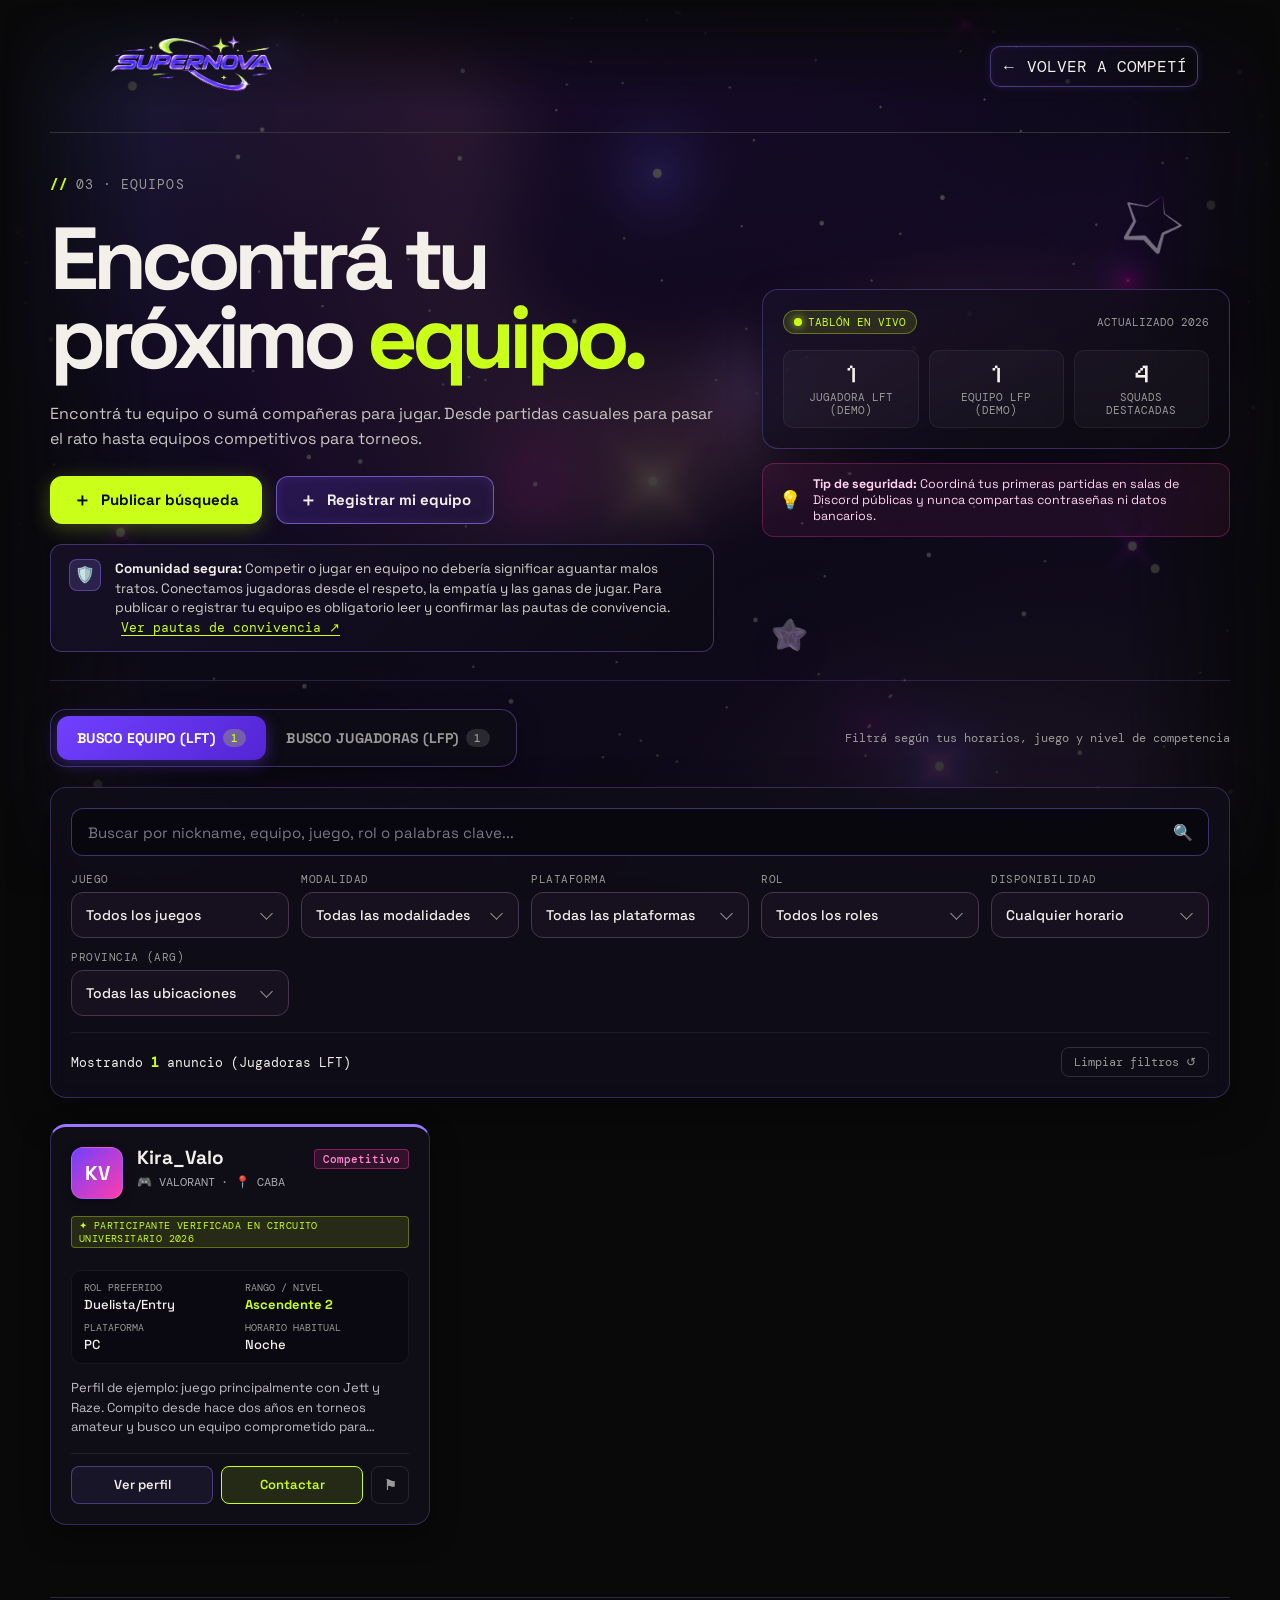
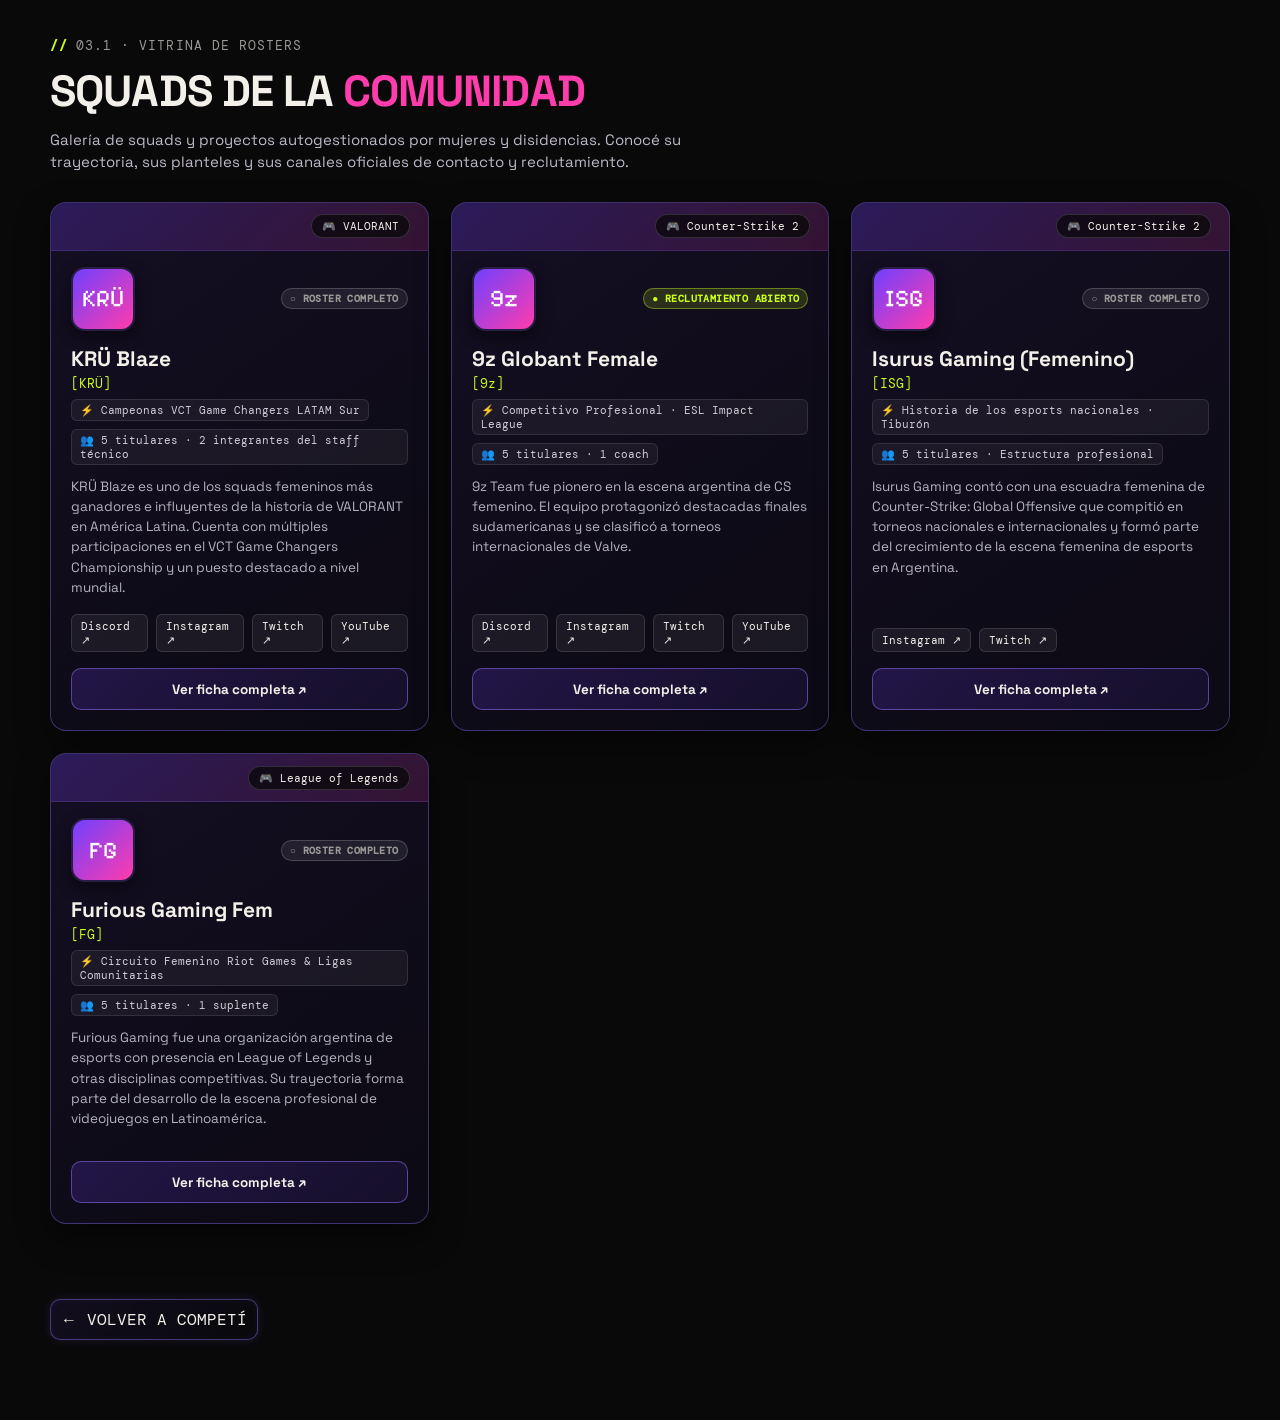
<file: equipos.html>
<!DOCTYPE html>
<html lang="es">
<head>
    <meta charset="UTF-8">
    <meta name="viewport" content="width=device-width, initial-scale=1.0">
    <meta name="theme-color" content="#09090a">
    <title>Equipos y Squads | SUPERNOVA</title>

    <!-- Tipografías -->
    <link rel="preconnect" href="https://fonts.googleapis.com">
    <link rel="preconnect" href="https://fonts.gstatic.com" crossorigin>
    <link href="https://fonts.googleapis.com/css2?family=DM+Mono:ital,wght@0,400;0,500;1,400&family=Pixelify+Sans:wght@400..700&family=Space+Grotesk:wght@400;500;600;700&display=swap" rel="stylesheet">
    <link rel="stylesheet" href="styles.css">

    <style>
        /* ==================================================
           SECCIÓN EQUIPOS — ESTILOS DEDICADOS
           Paleta: Negro (#09090a), Violeta (#7040ff / #9878ff),
           Rosa (#FF3CAC), Verde Lima (#caff19), Blanco (#f2f0e9)
           ================================================== */

        .teams-page {
            --teams-bg-card: rgba(16, 14, 24, 0.88);
            --teams-border: rgba(152, 120, 255, 0.28);
            --teams-border-focus: var(--green);
            --teams-purple-glow: rgba(112, 64, 255, 0.24);
            --teams-pink-glow: rgba(255, 60, 172, 0.22);
            --teams-green-glow: rgba(202, 255, 25, 0.25);
        }

        .teams-page .guide-main {
            padding: 40px 0 80px;
        }

        /* ----- A. Encabezado principal ----- */
        .teams-hero {
            position: relative;
            isolation: isolate;
            display: grid;
            grid-template-columns: minmax(0, 1.35fr) minmax(280px, 0.95fr);
            gap: clamp(24px, 4vw, 48px);
            align-items: center;
            margin-bottom: 28px;
            padding-bottom: 28px;
            border-bottom: 1px solid rgba(152, 120, 255, 0.2);
        }

        .teams-hero > :not(.teams-bg-decor) {
            position: relative;
            z-index: 1;
        }

        /* Objetos flotantes de fondo con animación reactiva al mouse */
        .teams-bg-decor {
            position: absolute;
            inset: 0;
            overflow: visible;
            pointer-events: none;
            z-index: 0;
        }

        .teams-float-object {
            position: absolute;
            height: auto;
            object-fit: contain;
            filter: drop-shadow(0 14px 24px rgba(112, 64, 255, 0.18));
            opacity: 0.42;
            pointer-events: auto;
            translate: var(--pointer-shift-x, 0px) var(--pointer-shift-y, 0px);
            transition: translate .42s cubic-bezier(.2, .75, .25, 1), filter .25s ease;
            --float-duration: 8s;
            --float-delay: -1.2s;
            --float-drift: -13px;
            --float-angle: 5deg;
            animation: areas-space-drift var(--float-duration, 8s) ease-in-out var(--float-delay, 0s) infinite alternate;
            cursor: pointer;
        }

        .teams-float-icon {
            top: 20px;
            right: 40px;
            width: clamp(68px, 6vw, 100px);
        }

        .teams-float-star {
            bottom: 14px;
            left: 60%;
            width: clamp(58px, 5vw, 82px);
            --float-duration: 9.2s;
            --float-delay: -3.1s;
            --float-drift: -10px;
            --float-angle: -9deg;
        }

        @keyframes areas-space-drift {
            from { transform: translate3d(0, 0, 0) rotate(calc(var(--float-angle, 0deg) - 3deg)); }
            to { transform: translate3d(0, var(--float-drift, -12px), 0) rotate(calc(var(--float-angle, 0deg) + 3deg)); }
        }

        .teams-hero-copy {
            min-width: 0;
        }

        .teams-eyebrow {
            display: inline-flex;
            align-items: center;
            gap: 8px;
            font-family: "DM Mono", monospace;
            font-size: 13px;
            color: var(--gray);
            letter-spacing: 0.08em;
            text-transform: uppercase;
        }

        .teams-eyebrow span {
            color: var(--green);
            font-weight: 700;
        }

        .teams-title {
            margin: 12px 0 14px;
            font-family: "Space Grotesk", sans-serif;
            font-size: clamp(2.4rem, 5.2vw, 4.4rem);
            line-height: 1.02;
            letter-spacing: -0.03em;
            color: var(--off-white);
        }

        .teams-title span {
            color: var(--green);
            position: relative;
            display: inline-block;
        }

        .teams-lede {
            max-width: 680px;
            margin: 0 0 24px;
            font-size: clamp(1rem, 1.25vw, 1.15rem);
            line-height: 1.55;
            color: #c8c6c0;
        }

        .teams-hero-actions {
            display: flex;
            flex-wrap: wrap;
            align-items: center;
            gap: 14px;
            margin-bottom: 20px;
        }

        /* Botones principales con identidad gamer */
        .btn-action {
            display: inline-flex;
            align-items: center;
            justify-content: center;
            gap: 10px;
            min-height: 48px;
            padding: 0 22px;
            border-radius: 12px;
            font-family: "Space Grotesk", sans-serif;
            font-size: 15px;
            font-weight: 700;
            text-decoration: none;
            cursor: pointer;
            transition: all 0.2s cubic-bezier(0.2, 0.8, 0.2, 1);
            user-select: none;
        }

        .btn-action--primary {
            border: 1px solid var(--green);
            background: var(--green);
            color: var(--black);
            box-shadow: 0 4px 20px var(--teams-green-glow);
        }

        .btn-action--primary:hover,
        .btn-action--primary:focus-visible {
            background: #d8ff4d;
            box-shadow: 0 6px 26px rgba(202, 255, 25, 0.42);
            transform: translateY(-2px);
            outline: none;
        }

        .btn-action--secondary {
            border: 1px solid rgba(152, 120, 255, 0.65);
            background: linear-gradient(135deg, rgba(112, 64, 255, 0.22), rgba(33, 22, 65, 0.55));
            color: var(--off-white);
            box-shadow: inset 0 0 12px rgba(152, 120, 255, 0.12);
        }

        .btn-action--secondary:hover,
        .btn-action--secondary:focus-visible {
            border-color: var(--pink);
            background: linear-gradient(135deg, rgba(255, 60, 172, 0.24), rgba(112, 64, 255, 0.3));
            color: #fff;
            transform: translateY(-2px);
            box-shadow: 0 4px 20px var(--teams-pink-glow);
            outline: none;
        }

        .btn-icon {
            font-family: "DM Mono", monospace;
            font-size: 18px;
            line-height: 1;
        }

        /* Banner de convivencia */
        .teams-convivencia-banner {
            display: flex;
            align-items: flex-start;
            gap: 14px;
            padding: 14px 18px;
            border-radius: 12px;
            border: 1px solid rgba(152, 120, 255, 0.35);
            background: linear-gradient(135deg, rgba(25, 18, 42, 0.8), rgba(12, 10, 20, 0.85));
            backdrop-filter: blur(8px);
        }

        .teams-convivencia-shield {
            flex-shrink: 0;
            width: 32px;
            height: 32px;
            border-radius: 8px;
            display: grid;
            place-items: center;
            background: rgba(152, 120, 255, 0.18);
            border: 1px solid rgba(152, 120, 255, 0.4);
            color: var(--pink);
            font-size: 16px;
        }

        .teams-convivencia-text {
            font-size: 13.5px;
            line-height: 1.45;
            color: #d2d0c8;
        }

        .teams-convivencia-text strong {
            color: var(--off-white);
        }

        .btn-link-guidelines {
            margin-left: 6px;
            padding: 0;
            border: 0;
            background: transparent;
            color: var(--green);
            font-family: "DM Mono", monospace;
            font-size: 12.5px;
            text-decoration: underline;
            text-underline-offset: 3px;
            cursor: pointer;
            transition: color 0.15s ease;
        }

        .btn-link-guidelines:hover,
        .btn-link-guidelines:focus-visible {
            color: #e5ff75;
            outline: none;
        }

        /* Hero visual lateral: stats gamer y badge interactivo */
        .teams-hero-side {
            display: grid;
            gap: 14px;
        }

        .teams-stats-card {
            padding: 20px;
            border-radius: 16px;
            border: 1px solid rgba(152, 120, 255, 0.3);
            background: linear-gradient(145deg, rgba(23, 16, 40, 0.75), rgba(10, 9, 14, 0.85));
            box-shadow: 0 12px 32px rgba(0, 0, 0, 0.45);
        }

        .teams-stats-header {
            display: flex;
            align-items: center;
            justify-content: space-between;
            margin-bottom: 16px;
        }

        .teams-stats-badge {
            display: inline-flex;
            align-items: center;
            gap: 6px;
            padding: 4px 10px;
            border-radius: 999px;
            background: rgba(202, 255, 25, 0.12);
            border: 1px solid rgba(202, 255, 25, 0.35);
            color: var(--green);
            font-family: "DM Mono", monospace;
            font-size: 11px;
            text-transform: uppercase;
        }

        .teams-stats-pulse {
            width: 8px;
            height: 8px;
            border-radius: 50%;
            background: var(--green);
            box-shadow: 0 0 8px var(--green);
            animation: pulse-dot 2s infinite ease-in-out;
        }

        @keyframes pulse-dot {
            0%, 100% { opacity: 1; transform: scale(1); }
            50% { opacity: 0.4; transform: scale(0.85); }
        }

        .teams-stats-grid {
            display: grid;
            grid-template-columns: repeat(3, 1fr);
            gap: 10px;
            text-align: center;
        }

        .teams-stat-box {
            padding: 10px 8px;
            border-radius: 10px;
            background: rgba(255, 255, 255, 0.03);
            border: 1px solid rgba(255, 255, 255, 0.06);
        }

        .teams-stat-number {
            font-family: "Pixelify Sans", sans-serif;
            font-size: 26px;
            color: var(--off-white);
            line-height: 1;
            margin-bottom: 4px;
        }

        .teams-stat-label {
            font-family: "DM Mono", monospace;
            font-size: 10.5px;
            color: var(--gray);
            text-transform: uppercase;
        }

        .teams-safety-tip {
            display: flex;
            align-items: center;
            gap: 12px;
            padding: 12px 16px;
            border-radius: 12px;
            background: rgba(255, 60, 172, 0.07);
            border: 1px solid rgba(255, 60, 172, 0.28);
            font-size: 12.5px;
            color: #ffd6ee;
        }

        .teams-safety-tip span.tip-icon {
            font-size: 18px;
        }

        /* ----- B. Buscador de jugadoras y equipos ----- */
        .teams-module {
            margin-bottom: 64px;
        }

        /* Pestañas LFT / LFP */
        .teams-tabs-wrapper {
            display: flex;
            align-items: center;
            justify-content: space-between;
            flex-wrap: wrap;
            gap: 16px;
            margin-bottom: 20px;
        }

        .teams-tabs {
            display: inline-flex;
            padding: 6px;
            border-radius: 16px;
            background: rgba(14, 12, 22, 0.95);
            border: 1px solid rgba(152, 120, 255, 0.35);
            box-shadow: 0 8px 24px rgba(0, 0, 0, 0.35);
        }

        .teams-tab {
            display: inline-flex;
            align-items: center;
            gap: 8px;
            min-height: 44px;
            padding: 0 20px;
            border: 0;
            border-radius: 12px;
            background: transparent;
            color: var(--gray);
            font-family: "Space Grotesk", sans-serif;
            font-size: 14px;
            font-weight: 700;
            letter-spacing: 0.02em;
            cursor: pointer;
            transition: all 0.2s ease;
        }

        .teams-tab:hover {
            color: var(--off-white);
        }

        .teams-tab[aria-selected="true"] {
            background: linear-gradient(135deg, var(--purple), #5425d4);
            color: #ffffff;
            box-shadow: 0 4px 16px rgba(112, 64, 255, 0.4);
        }

        .teams-tab-tag {
            padding: 2px 8px;
            border-radius: 999px;
            background: rgba(255, 255, 255, 0.12);
            font-family: "DM Mono", monospace;
            font-size: 11px;
            font-weight: 500;
        }

        .teams-tab[aria-selected="true"] .teams-tab-tag {
            background: rgba(202, 255, 25, 0.25);
            color: var(--green);
        }

        /* Panel de filtros y búsqueda */
        .teams-filter-panel {
            padding: 20px;
            border-radius: 16px;
            border: 1px solid rgba(152, 120, 255, 0.28);
            background: rgba(16, 13, 26, 0.78);
            box-shadow: 0 16px 40px rgba(0, 0, 0, 0.35);
            backdrop-filter: blur(8px);
            margin-bottom: 26px;
        }

        .teams-search-bar {
            position: relative;
            margin-bottom: 16px;
        }

        .teams-search-input {
            width: 100%;
            height: 48px;
            padding: 0 44px 0 16px;
            border: 1px solid rgba(152, 120, 255, 0.38);
            border-radius: 12px;
            background: rgba(9, 8, 14, 0.85);
            color: var(--off-white);
            font-family: "Space Grotesk", sans-serif;
            font-size: 15px;
            outline: none;
            transition: border-color 0.2s, box-shadow 0.2s;
        }

        .teams-search-input:focus {
            border-color: var(--green);
            box-shadow: 0 0 12px rgba(202, 255, 25, 0.25);
        }

        .teams-search-input::placeholder {
            color: #7b7882;
        }

        .search-icon {
            position: absolute;
            right: 16px;
            top: 50%;
            transform: translateY(-50%);
            color: var(--gray);
            font-size: 16px;
            pointer-events: none;
        }

        /* Grid de filtros combinables */
        .teams-filters-grid {
            display: grid;
            grid-template-columns: repeat(auto-fit, minmax(180px, 1fr));
            gap: 12px;
        }

        .teams-filter-item {
            display: flex;
            flex-direction: column;
            gap: 6px;
        }

        .teams-filter-label {
            font-family: "DM Mono", monospace;
            font-size: 11px;
            color: var(--gray);
            text-transform: uppercase;
            letter-spacing: 0.05em;
        }

        /* Dropdowns con estilo exacto de torneos.html */
        .teams-select-wrap {
            position: relative;
            display: grid;
        }

        .teams-select {
            grid-area: 1 / 1;
            height: 46px;
            min-height: 46px;
            padding: 12px 42px 12px 14px;
            box-sizing: border-box;
            align-items: center;
            line-height: 20px;
            appearance: none;
            -webkit-appearance: none;
            border: 1px solid #45364f;
            border-radius: 12px;
            background: #17111f;
            color: var(--off-white);
            font: 500 14px/20px "Space Grotesk", sans-serif;
            cursor: pointer;
            outline: none;
            transition: border-color 0.2s, box-shadow 0.2s;
        }

        .teams-select-wrap::after {
            content: "";
            grid-area: 1 / 1;
            align-self: center;
            justify-self: end;
            width: 8px;
            height: 8px;
            margin: -4px 18px 0 0;
            border-right: 1.5px solid var(--gray);
            border-bottom: 1.5px solid var(--gray);
            transform: rotate(45deg);
            pointer-events: none;
            transition: border-color 0.2s;
        }

        .teams-select-wrap:has(.teams-select:focus-visible)::after,
        .teams-select-wrap:has(.teams-select:open)::after {
            border-color: var(--green);
        }

        .teams-select:focus-visible,
        .teams-select:focus {
            border-color: var(--green);
            outline: none;
        }

        .teams-select:open {
            border-color: var(--green);
        }

        .teams-select option {
            padding: 8px 14px;
            background: #17111f;
            color: var(--off-white);
        }

        .teams-select option:checked {
            background: #b8ff00;
            color: #17121d;
        }

        @supports (appearance: base-select) {
            .teams-select,
            .teams-select::picker(select) {
                appearance: base-select;
            }
            .teams-select::picker-icon {
                display: none;
            }
            .teams-select::picker(select) {
                inline-size: anchor-size(width);
                min-inline-size: anchor-size(width);
                max-inline-size: anchor-size(width);
                max-block-size: 320px;
                margin-block-start: 8px;
                padding: 6px;
                overflow-y: auto;
                border: 1px solid #45364f;
                border-radius: 12px;
                background: #17111f;
                color: var(--off-white);
                box-shadow: 0 14px 32px rgba(0, 0, 0, .48);
            }
            .teams-select option {
                min-block-size: 38px;
                margin-block: 2px;
                padding: 9px 14px;
                border-radius: 8px;
                background: transparent;
                color: var(--off-white);
            }
            .teams-select option:hover:not(:checked) {
                background: #281f33;
                color: var(--off-white);
            }
            .teams-select option:checked {
                background: #b8ff00;
                color: #17121d;
            }
        }

        /* Barra de estado y limpiar filtros */
        .filter-status-row {
            display: flex;
            align-items: center;
            justify-content: space-between;
            margin-top: 16px;
            padding-top: 14px;
            border-top: 1px solid rgba(255, 255, 255, 0.07);
        }

        .results-count {
            font-family: "DM Mono", monospace;
            font-size: 13px;
            color: var(--off-white);
        }

        .results-count strong {
            color: var(--green);
        }

        .btn-clear-filters {
            display: inline-flex;
            align-items: center;
            gap: 6px;
            padding: 6px 12px;
            border: 1px solid rgba(255, 255, 255, 0.15);
            border-radius: 8px;
            background: transparent;
            color: var(--gray);
            font-family: "DM Mono", monospace;
            font-size: 12px;
            cursor: pointer;
            transition: all 0.2s ease;
        }

        .btn-clear-filters:hover,
        .btn-clear-filters:focus-visible {
            border-color: var(--pink);
            color: var(--pink);
            background: rgba(255, 60, 172, 0.08);
            outline: none;
        }

        /* ----- C. Tarjetas de búsqueda (LFT y LFP) ----- */
        .cards-grid {
            display: grid;
            grid-template-columns: repeat(auto-fill, minmax(340px, 1fr));
            gap: 20px;
        }

        .team-card {
            display: flex;
            flex-direction: column;
            border-radius: 16px;
            padding: 20px;
            background: var(--teams-bg-card);
            border: 1px solid var(--teams-border);
            box-shadow: 0 10px 28px rgba(0, 0, 0, 0.4);
            position: relative;
            transition: transform 0.22s ease, border-color 0.22s ease, box-shadow 0.22s ease;
        }

        .team-card:hover {
            transform: translateY(-4px);
            border-color: rgba(182, 157, 255, 0.7);
            box-shadow: 0 16px 36px rgba(0, 0, 0, 0.55), 0 0 20px var(--teams-purple-glow);
        }

        /* Variante LFT (Jugadora) */
        .team-card--lft {
            border-top: 3px solid var(--purple-light);
        }

        /* Variante LFP (Equipo) */
        .team-card--lfp {
            border-top: 3px solid var(--green);
            background: rgba(14, 18, 26, 0.9);
        }

        .team-card--lfp:hover {
            border-color: rgba(202, 255, 25, 0.6);
            box-shadow: 0 16px 36px rgba(0, 0, 0, 0.55), 0 0 20px var(--teams-green-glow);
        }

        /* Cabecera de tarjeta */
        .card-header {
            display: flex;
            align-items: flex-start;
            gap: 14px;
            margin-bottom: 14px;
        }

        .card-avatar {
            width: 52px;
            height: 52px;
            border-radius: 12px;
            display: grid;
            place-items: center;
            font-family: "Space Grotesk", sans-serif;
            font-size: 20px;
            font-weight: 700;
            color: #fff;
            flex-shrink: 0;
            border: 1px solid rgba(255, 255, 255, 0.15);
            background: linear-gradient(135deg, #4b23b3, #8736d4);
            box-shadow: 0 4px 12px rgba(0, 0, 0, 0.3);
            overflow: hidden;
            position: relative;
        }

        .card-avatar img {
            width: 100%;
            height: 100%;
            object-fit: cover;
        }

        .card-avatar--lfp {
            background: linear-gradient(135deg, #1b382b, #1d6e49);
            border-color: rgba(202, 255, 25, 0.3);
        }

        .card-title-area {
            flex: 1;
            min-width: 0;
        }

        .card-name-row {
            display: flex;
            align-items: center;
            justify-content: space-between;
            gap: 8px;
            flex-wrap: wrap;
        }

        .card-name {
            margin: 0;
            font-size: 19px;
            font-weight: 700;
            color: var(--off-white);
            line-height: 1.2;
            word-break: break-word;
        }

        .card-tag {
            font-family: "DM Mono", monospace;
            font-size: 12px;
            color: var(--green);
        }

        .card-sub {
            margin: 4px 0 0;
            font-family: "DM Mono", monospace;
            font-size: 12px;
            color: #a9a6b3;
            display: flex;
            align-items: center;
            gap: 6px;
            flex-wrap: wrap;
        }

        /* Badges de verificación y estado */
        .badge-verified {
            display: inline-flex;
            align-items: center;
            gap: 4px;
            padding: 2px 7px;
            border-radius: 4px;
            background: rgba(202, 255, 25, 0.12);
            border: 1px solid rgba(202, 255, 25, 0.35);
            color: var(--green);
            font-family: "DM Mono", monospace;
            font-size: 10px;
            letter-spacing: 0.04em;
            text-transform: uppercase;
        }

        .badge-unverified {
            display: inline-flex;
            align-items: center;
            gap: 4px;
            padding: 2px 7px;
            border-radius: 4px;
            background: rgba(255, 255, 255, 0.05);
            border: 1px solid rgba(255, 255, 255, 0.12);
            color: #b0adb8;
            font-family: "DM Mono", monospace;
            font-size: 10px;
            letter-spacing: 0.04em;
        }

        .badge-status {
            display: inline-flex;
            align-items: center;
            gap: 5px;
            padding: 3px 8px;
            border-radius: 999px;
            font-family: "DM Mono", monospace;
            font-size: 10px;
            font-weight: 700;
            letter-spacing: 0.04em;
            text-transform: uppercase;
        }

        .badge-status--open {
            background: rgba(202, 255, 25, 0.14);
            border: 1px solid rgba(202, 255, 25, 0.4);
            color: var(--green);
        }

        .badge-status--closed {
            background: rgba(255, 255, 255, 0.08);
            border: 1px solid rgba(255, 255, 255, 0.18);
            color: var(--gray);
        }

        /* Modalidades con colores de acento */
        .modality-badge {
            display: inline-block;
            padding: 2px 8px;
            border-radius: 4px;
            font-family: "DM Mono", monospace;
            font-size: 11px;
            font-weight: 500;
        }

        .modality-chill {
            background: rgba(84, 212, 255, 0.12);
            border: 1px solid rgba(84, 212, 255, 0.35);
            color: #7de0ff;
        }

        .modality-learning {
            background: rgba(202, 255, 25, 0.12);
            border: 1px solid rgba(202, 255, 25, 0.35);
            color: var(--green);
        }

        .modality-competi {
            background: rgba(255, 60, 172, 0.14);
            border: 1px solid rgba(255, 60, 172, 0.4);
            color: #ff8ad0;
        }

        /* Grilla de metadatos de la tarjeta */
        .card-facts {
            display: grid;
            grid-template-columns: repeat(2, 1fr);
            gap: 8px 10px;
            margin: 12px 0 14px;
            padding: 10px 12px;
            border-radius: 10px;
            background: rgba(9, 8, 14, 0.6);
            border: 1px solid rgba(255, 255, 255, 0.05);
        }

        .card-fact-item {
            min-width: 0;
        }

        .card-fact-label {
            font-family: "DM Mono", monospace;
            font-size: 10px;
            color: var(--gray);
            text-transform: uppercase;
            margin-bottom: 2px;
        }

        .card-fact-value {
            font-size: 13px;
            font-weight: 500;
            color: var(--off-white);
            white-space: nowrap;
            overflow: hidden;
            text-overflow: ellipsis;
        }

        .card-fact-value strong {
            color: var(--green);
        }

        /* Descripción / Bio */
        .card-desc {
            margin: 0 0 16px;
            font-size: 13px;
            line-height: 1.5;
            color: #c0bdc9;
            flex-grow: 1;
            display: -webkit-box;
            -webkit-line-clamp: 3;
            line-clamp: 3;
            -webkit-box-orient: vertical;
            overflow: hidden;
        }

        /* Botones de pie de tarjeta */
        .card-actions {
            display: flex;
            align-items: center;
            gap: 8px;
            margin-top: auto;
            padding-top: 12px;
            border-top: 1px solid rgba(255, 255, 255, 0.08);
        }

        .btn-card {
            flex: 1;
            min-height: 38px;
            padding: 0 12px;
            border-radius: 8px;
            font-family: "Space Grotesk", sans-serif;
            font-size: 13px;
            font-weight: 600;
            cursor: pointer;
            transition: all 0.18s ease;
            text-align: center;
            user-select: none;
        }

        .btn-card--secondary {
            border: 1px solid rgba(152, 120, 255, 0.4);
            background: rgba(152, 120, 255, 0.08);
            color: var(--off-white);
        }

        .btn-card--secondary:hover,
        .btn-card--secondary:focus-visible {
            border-color: var(--purple-light);
            background: rgba(152, 120, 255, 0.18);
            color: #fff;
            outline: none;
        }

        .btn-card--primary {
            border: 1px solid var(--green);
            background: rgba(202, 255, 25, 0.12);
            color: var(--green);
        }

        .btn-card--primary:hover,
        .btn-card--primary:focus-visible {
            background: var(--green);
            color: var(--black);
            box-shadow: 0 2px 14px var(--teams-green-glow);
            outline: none;
        }

        .btn-card--report {
            flex: 0 0 38px;
            padding: 0;
            border: 1px solid rgba(255, 255, 255, 0.1);
            background: transparent;
            color: var(--gray);
            font-size: 14px;
            display: grid;
            place-items: center;
        }

        .btn-card--report:hover,
        .btn-card--report:focus-visible {
            border-color: var(--pink);
            color: var(--pink);
            background: rgba(255, 60, 172, 0.1);
            outline: none;
        }

        /* Estado vacío */
        .empty-state {
            grid-column: 1 / -1;
            padding: 48px 24px;
            text-align: center;
            border-radius: 16px;
            border: 1px dashed rgba(152, 120, 255, 0.35);
            background: rgba(14, 12, 22, 0.6);
        }

        .empty-state-icon {
            font-size: 40px;
            margin-bottom: 12px;
            display: block;
        }

        .empty-state-title {
            font-size: 20px;
            margin: 0 0 8px;
            color: var(--off-white);
        }

        .empty-state-copy {
            max-width: 480px;
            margin: 0 auto 20px;
            font-size: 14px;
            line-height: 1.5;
            color: var(--gray);
        }

        /* ----- D. Squads de la comunidad (Equipos destacados) ----- */
        .showcase-section {
            margin-top: 72px;
            padding-top: 36px;
            border-top: 1px solid rgba(152, 120, 255, 0.25);
        }

        .showcase-header {
            margin-bottom: 28px;
        }

        .showcase-header h2 {
            font-family: "Space Grotesk", sans-serif;
            font-size: clamp(1.8rem, 3.4vw, 2.8rem);
            margin: 8px 0 10px;
            color: var(--off-white);
            letter-spacing: -0.02em;
        }

        .showcase-header h2 span {
            color: var(--pink);
        }

        .showcase-header p {
            max-width: 640px;
            margin: 0;
            color: #beb9c9;
            font-size: 15px;
            line-height: 1.5;
        }

        .showcase-grid {
            display: grid;
            grid-template-columns: repeat(auto-fill, minmax(360px, 1fr));
            gap: 22px;
        }

        .showcase-card {
            border-radius: 16px;
            border: 1px solid rgba(152, 120, 255, 0.35);
            background: linear-gradient(145deg, rgba(22, 16, 38, 0.9), rgba(12, 10, 20, 0.95));
            overflow: hidden;
            box-shadow: 0 14px 34px rgba(0, 0, 0, 0.45);
            display: flex;
            flex-direction: column;
            transition: transform 0.22s ease, border-color 0.22s ease, box-shadow 0.22s ease;
        }

        .showcase-card:hover {
            transform: translateY(-4px);
            border-color: var(--pink);
            box-shadow: 0 18px 42px rgba(0, 0, 0, 0.6), 0 0 24px var(--teams-pink-glow);
        }

        .showcase-banner {
            min-height: 48px;
            background: linear-gradient(135deg, rgba(112, 64, 255, 0.25), rgba(255, 60, 172, 0.15));
            border-bottom: 1px solid rgba(152, 120, 255, 0.18);
            position: relative;
            padding: 10px 18px;
            display: flex;
            justify-content: flex-end;
            align-items: center;
        }

        .showcase-badge-game {
            padding: 4px 10px;
            border-radius: 999px;
            background: rgba(9, 9, 10, 0.75);
            border: 1px solid rgba(255, 255, 255, 0.15);
            color: var(--off-white);
            font-family: "DM Mono", monospace;
            font-size: 11px;
            backdrop-filter: blur(4px);
        }

        .showcase-body {
            padding: 16px 20px 20px;
            display: flex;
            flex-direction: column;
            flex-grow: 1;
        }

        .showcase-crest-wrap {
            display: flex;
            align-items: center;
            justify-content: space-between;
            margin-top: 0;
            margin-bottom: 14px;
        }

        .showcase-crest {
            width: 64px;
            height: 64px;
            border-radius: 14px;
            border: 2px solid #281d45;
            background: linear-gradient(135deg, #7040ff, #ff3cac);
            display: grid;
            place-items: center;
            font-family: "Pixelify Sans", sans-serif;
            font-size: 24px;
            color: #fff;
            box-shadow: 0 6px 16px rgba(0, 0, 0, 0.45);
        }

        .showcase-crest img {
            width: 100%;
            height: 100%;
            object-fit: cover;
            border-radius: 12px;
        }

        .showcase-name-row {
            margin-bottom: 6px;
        }

        .showcase-name {
            margin: 0;
            font-size: 21px;
            font-weight: 700;
            color: var(--off-white);
        }

        .showcase-tag {
            color: var(--green);
            font-family: "DM Mono", monospace;
            font-size: 13px;
        }

        .showcase-meta {
            display: flex;
            gap: 8px;
            flex-wrap: wrap;
            margin-bottom: 12px;
        }

        .showcase-pill {
            padding: 3px 8px;
            border-radius: 6px;
            background: rgba(255, 255, 255, 0.05);
            border: 1px solid rgba(255, 255, 255, 0.1);
            font-family: "DM Mono", monospace;
            font-size: 11px;
            color: #d0cdd8;
        }

        .showcase-desc {
            font-size: 13.5px;
            line-height: 1.5;
            color: #b5b2bf;
            margin: 0 0 16px;
            flex-grow: 1;
        }

        .showcase-social-links {
            display: flex;
            align-items: center;
            gap: 8px;
            margin-bottom: 16px;
        }

        .social-chip {
            padding: 4px 9px;
            border-radius: 6px;
            background: rgba(255, 255, 255, 0.06);
            border: 1px solid rgba(255, 255, 255, 0.12);
            color: var(--off-white);
            font-family: "DM Mono", monospace;
            font-size: 11px;
            text-decoration: none;
            transition: all 0.15s ease;
        }

        .social-chip:hover,
        .social-chip:focus-visible {
            background: rgba(202, 255, 25, 0.15);
            border-color: var(--green);
            color: var(--green);
            outline: none;
        }

        .btn-showcase-view {
            width: 100%;
            min-height: 42px;
            padding: 0 16px;
            border-radius: 10px;
            border: 1px solid rgba(152, 120, 255, 0.5);
            background: linear-gradient(135deg, rgba(112, 64, 255, 0.2), rgba(33, 22, 65, 0.5));
            color: var(--off-white);
            font-family: "Space Grotesk", sans-serif;
            font-size: 13.5px;
            font-weight: 700;
            cursor: pointer;
            transition: all 0.2s ease;
            display: inline-flex;
            align-items: center;
            justify-content: center;
            gap: 8px;
        }

        .btn-showcase-view:hover,
        .btn-showcase-view:focus-visible {
            background: var(--purple);
            border-color: var(--purple-light);
            box-shadow: 0 4px 18px var(--teams-purple-glow);
            transform: translateY(-2px);
            outline: none;
        }

        /* ----- DIALOGS / MODALES ----- */
        .teams-dialog {
            border: 1px solid rgba(152, 120, 255, 0.45);
            border-radius: 20px;
            background: rgba(14, 11, 23, 0.96);
            color: var(--off-white);
            box-shadow: 0 24px 64px rgba(0, 0, 0, 0.8), 0 0 32px rgba(112, 64, 255, 0.3);
            backdrop-filter: blur(14px);
            padding: 0;
            width: min(92vw, 760px);
            max-height: 90vh;
            overflow: hidden;
            margin: auto;
        }

        .teams-dialog::backdrop {
            background: rgba(5, 4, 8, 0.82);
            backdrop-filter: blur(6px);
        }

        .dialog-inner {
            display: flex;
            flex-direction: column;
            max-height: 90vh;
        }

        .dialog-header {
            display: flex;
            align-items: center;
            justify-content: space-between;
            padding: 20px 24px;
            border-bottom: 1px solid rgba(152, 120, 255, 0.2);
            background: rgba(20, 16, 32, 0.7);
        }

        .dialog-title {
            margin: 0;
            font-family: "Space Grotesk", sans-serif;
            font-size: 22px;
            font-weight: 700;
            color: var(--off-white);
        }

        .dialog-title span {
            color: var(--green);
        }

        .dialog-close {
            width: 36px;
            height: 36px;
            border-radius: 50%;
            border: 1px solid rgba(255, 255, 255, 0.15);
            background: rgba(255, 255, 255, 0.05);
            color: var(--off-white);
            font-size: 18px;
            display: grid;
            place-items: center;
            cursor: pointer;
            transition: all 0.15s ease;
        }

        .dialog-close:hover,
        .dialog-close:focus-visible {
            background: rgba(255, 60, 172, 0.2);
            border-color: var(--pink);
            color: var(--pink);
            outline: none;
        }

        .dialog-body {
            padding: 24px;
            overflow-y: auto;
            flex-grow: 1;
        }

        .dialog-footer {
            padding: 16px 24px;
            border-top: 1px solid rgba(152, 120, 255, 0.2);
            background: rgba(14, 11, 23, 0.9);
            display: flex;
            align-items: center;
            justify-content: flex-end;
            gap: 12px;
            flex-wrap: wrap;
        }

        /* Estilos de formulario por bloques */
        .form-stepper {
            display: grid;
            grid-template-columns: repeat(4, 1fr);
            gap: 8px;
            margin-bottom: 24px;
        }

        .step-pill {
            padding: 8px 10px;
            border-radius: 8px;
            background: rgba(255, 255, 255, 0.04);
            border: 1px solid rgba(255, 255, 255, 0.08);
            font-family: "DM Mono", monospace;
            font-size: 11px;
            color: var(--gray);
            text-align: center;
            transition: all 0.2s;
        }

        .step-pill.is-active {
            border-color: var(--green);
            background: rgba(202, 255, 25, 0.1);
            color: var(--green);
            font-weight: 700;
        }

        .form-section {
            margin-bottom: 24px;
            padding-bottom: 20px;
            border-bottom: 1px solid rgba(255, 255, 255, 0.08);
        }

        .form-section:last-of-type {
            border-bottom: 0;
            margin-bottom: 0;
            padding-bottom: 0;
        }

        .form-section-title {
            font-family: "DM Mono", monospace;
            font-size: 12.5px;
            color: var(--green);
            text-transform: uppercase;
            margin: 0 0 14px;
            display: flex;
            align-items: center;
            gap: 8px;
        }

        .form-row {
            display: grid;
            grid-template-columns: repeat(auto-fit, minmax(220px, 1fr));
            gap: 14px;
            margin-bottom: 14px;
        }

        .form-field {
            display: flex;
            flex-direction: column;
            gap: 6px;
        }

        .form-label {
            font-family: "DM Mono", monospace;
            font-size: 12px;
            color: var(--off-white);
        }

        .form-label .req {
            color: var(--pink);
            margin-left: 2px;
        }

        .form-input {
            width: 100%;
            height: 46px;
            padding: 12px 14px;
            border-radius: 12px;
            border: 1px solid #45364f;
            background: #17111f;
            color: var(--off-white);
            font: 500 14px/20px "Space Grotesk", sans-serif;
            outline: none;
            box-sizing: border-box;
            transition: border-color 0.18s, box-shadow 0.18s;
        }

        .form-textarea {
            width: 100%;
            padding: 12px 14px;
            border-radius: 12px;
            border: 1px solid #45364f;
            background: #17111f;
            color: var(--off-white);
            font-family: "Space Grotesk", sans-serif;
            font-size: 14px;
            line-height: 1.5;
            outline: none;
            box-sizing: border-box;
            transition: border-color 0.18s, box-shadow 0.18s;
        }

        .form-select {
            width: 100%;
            height: 46px;
            min-height: 46px;
            padding: 12px 42px 12px 14px;
            box-sizing: border-box;
            border-radius: 12px;
            border: 1px solid #45364f;
            background: #17111f;
            color: var(--off-white);
            font: 500 14px/20px "Space Grotesk", sans-serif;
            outline: none;
            cursor: pointer;
            display: flex;
            align-items: center;
            appearance: none;
            -webkit-appearance: none;
            background-image: url("data:image/svg+xml,%3Csvg xmlns='http://www.w3.org/2000/svg' width='12' height='12' viewBox='0 0 24 24' fill='none' stroke='%239a9996' stroke-width='2.5' stroke-linecap='round' stroke-linejoin='round'%3E%3Cpath d='m6 9 6 6 6-6'/%3E%3C/svg%3E");
            background-repeat: no-repeat;
            background-position: right 16px center;
            transition: border-color 0.2s, box-shadow 0.2s;
        }

        .form-input:focus,
        .form-textarea:focus,
        .form-select:focus,
        .form-select:focus-visible,
        .form-select:open {
            border-color: var(--green);
            box-shadow: 0 0 10px rgba(202, 255, 25, 0.25);
            outline: none;
        }

        .form-select option {
            padding: 8px 14px;
            background: #17111f;
            color: var(--off-white);
        }

        .form-select option:checked {
            background: #b8ff00;
            color: #17121d;
        }

        @supports (appearance: base-select) {
            .form-select,
            .form-select::picker(select) {
                appearance: base-select;
            }
            .form-select::picker-icon {
                display: none;
            }
            .form-select::picker(select) {
                inline-size: anchor-size(width);
                min-inline-size: anchor-size(width);
                max-inline-size: anchor-size(width);
                max-block-size: 300px;
                margin-block-start: 8px;
                padding: 6px;
                overflow-y: auto;
                border: 1px solid #45364f;
                border-radius: 12px;
                background: #17111f;
                color: var(--off-white);
                box-shadow: 0 14px 32px rgba(0, 0, 0, .48);
            }
            .form-select option {
                min-block-size: 38px;
                margin-block: 2px;
                padding: 9px 14px;
                border-radius: 8px;
                background: transparent;
                color: var(--off-white);
            }
            .form-select option:hover:not(:checked) {
                background: #281f33;
                color: var(--off-white);
            }
            .form-select option:checked {
                background: #b8ff00;
                color: #17121d;
            }
        }

        .form-hint {
            font-size: 11.5px;
            color: #9f9da8;
            line-height: 1.4;
        }

        .form-hint.privacy-note {
            color: #ffb8e4;
            background: rgba(255, 60, 172, 0.08);
            border: 1px solid rgba(255, 60, 172, 0.28);
            padding: 8px 12px;
            border-radius: 8px;
            margin-top: 4px;
        }

        /* Checkbox estilizado */
        .form-checkbox-label {
            display: flex;
            align-items: flex-start;
            gap: 10px;
            font-size: 13px;
            line-height: 1.45;
            color: #d6d3de;
            cursor: pointer;
            margin-bottom: 10px;
        }

        .form-checkbox {
            appearance: none;
            -webkit-appearance: none;
            width: 18px;
            height: 18px;
            border-radius: 5px;
            border: 1.5px solid rgba(152, 120, 255, 0.5);
            background: #110e1c;
            margin-top: 2px;
            cursor: pointer;
            display: grid;
            place-content: center;
            flex-shrink: 0;
            transition: all 0.15s;
        }

        .form-checkbox:checked {
            background: var(--green);
            border-color: var(--green);
        }

        .form-checkbox:checked::after {
            content: "✓";
            color: var(--black);
            font-size: 13px;
            font-weight: 900;
        }

        /* Selector de modalidad en formulario */
        .modality-options-grid {
            display: grid;
            grid-template-columns: repeat(3, 1fr);
            gap: 10px;
        }

        .modality-opt-label {
            display: block;
            cursor: pointer;
        }

        .modality-opt-input {
            position: absolute;
            opacity: 0;
            pointer-events: none;
        }

        .modality-opt-card {
            padding: 12px 10px;
            border-radius: 10px;
            border: 1px solid rgba(152, 120, 255, 0.3);
            background: rgba(255, 255, 255, 0.03);
            text-align: center;
            transition: all 0.18s;
        }

        .modality-opt-card strong {
            display: block;
            font-size: 13px;
            margin-bottom: 3px;
            color: var(--off-white);
        }

        .modality-opt-card small {
            display: block;
            font-size: 11px;
            color: var(--gray);
            line-height: 1.3;
        }

        .modality-opt-input:checked + .modality-opt-card {
            border-color: var(--green);
            background: rgba(202, 255, 25, 0.12);
            box-shadow: 0 0 12px rgba(202, 255, 25, 0.2);
        }

        .modality-opt-input:checked + .modality-opt-card strong {
            color: var(--green);
        }

        /* Gestión dinámica de integrantes (Roster Builder) */
        .roster-builder-list {
            display: grid;
            gap: 10px;
            margin-bottom: 12px;
        }

        .roster-member-row {
            display: grid;
            grid-template-columns: minmax(130px, 1.4fr) minmax(110px, 1.2fr) minmax(90px, 0.8fr) 36px;
            gap: 8px;
            align-items: center;
            padding: 8px 12px;
            border-radius: 8px;
            background: rgba(255, 255, 255, 0.03);
            border: 1px solid rgba(255, 255, 255, 0.08);
        }

        .btn-remove-member {
            width: 32px;
            height: 32px;
            border-radius: 6px;
            border: 1px solid rgba(255, 60, 172, 0.3);
            background: rgba(255, 60, 172, 0.08);
            color: var(--pink);
            font-size: 16px;
            display: grid;
            place-items: center;
            cursor: pointer;
            transition: all 0.15s;
        }

        .btn-remove-member:hover {
            background: var(--pink);
            color: #fff;
        }

        .btn-add-member {
            display: inline-flex;
            align-items: center;
            gap: 6px;
            padding: 8px 14px;
            border-radius: 8px;
            border: 1px dashed rgba(202, 255, 25, 0.5);
            background: rgba(202, 255, 25, 0.05);
            color: var(--green);
            font-family: "Space Grotesk", sans-serif;
            font-size: 13px;
            font-weight: 600;
            cursor: pointer;
            transition: all 0.15s;
        }

        .btn-add-member:hover {
            background: rgba(202, 255, 25, 0.14);
            border-color: var(--green);
        }

        /* Contenedor de vista previa */
        .preview-box {
            margin-top: 18px;
            padding: 16px;
            border-radius: 12px;
            border: 1px dashed rgba(202, 255, 25, 0.4);
            background: rgba(9, 8, 14, 0.8);
        }

        .preview-kicker {
            font-family: "DM Mono", monospace;
            font-size: 11px;
            color: var(--green);
            text-transform: uppercase;
            margin: 0 0 10px;
        }

        /* Mensajes de validación */
        .form-error-msg {
            color: #ff6b8b;
            font-size: 12px;
            margin-top: 4px;
            display: none;
        }

        .has-error .form-error-msg {
            display: block;
        }

        .has-error .form-input,
        .has-error .form-select,
        .has-error .form-textarea {
            border-color: #ff6b8b;
        }

        /* Toast de confirmación */
        .toast-notify {
            position: fixed;
            bottom: 24px;
            right: 24px;
            z-index: 9999;
            padding: 14px 20px;
            border-radius: 12px;
            background: #141122;
            border: 1px solid var(--green);
            box-shadow: 0 10px 30px rgba(0, 0, 0, 0.6), 0 0 18px var(--teams-green-glow);
            color: var(--off-white);
            font-family: "Space Grotesk", sans-serif;
            font-size: 14px;
            display: flex;
            align-items: center;
            gap: 12px;
            transform: translateY(120%);
            opacity: 0;
            transition: transform 0.3s cubic-bezier(0.2, 0.8, 0.2, 1), opacity 0.3s;
            pointer-events: none;
        }

        .toast-notify.is-visible {
            transform: translateY(0);
            opacity: 1;
            pointer-events: auto;
        }

        .toast-icon {
            color: var(--green);
            font-size: 18px;
        }

        /* Responsive rules */
        @media (max-width: 900px) {
            .teams-hero {
                grid-template-columns: 1fr;
                gap: 28px;
            }

            .showcase-grid {
                grid-template-columns: 1fr;
            }
        }

        @media (max-width: 680px) {
            .teams-title {
                font-size: 2.3rem;
            }

            .teams-tabs-wrapper {
                flex-direction: column;
                align-items: stretch;
            }

            .teams-tabs {
                width: 100%;
                display: grid;
                grid-template-columns: 1fr 1fr;
            }

            .teams-tab {
                justify-content: center;
                padding: 0 10px;
                font-size: 13px;
            }

            .cards-grid {
                grid-template-columns: 1fr;
            }

            .form-stepper {
                grid-template-columns: repeat(2, 1fr);
            }

            .modality-options-grid {
                grid-template-columns: 1fr;
            }

            .roster-member-row {
                grid-template-columns: 1fr;
                gap: 6px;
            }

            .teams-stats-grid {
                grid-template-columns: 1fr;
            }

            .teams-float-icon {
                top: -15px;
                right: 12px;
                width: 56px;
                opacity: 0.32;
            }

            .teams-float-star {
                bottom: 10px;
                left: auto;
                right: 16%;
                width: 48px;
                opacity: 0.3;
            }
        }

          /* Responsive rules */
        @media (max-width: 900px) {
            .circ-mindset-grid {
                grid-template-columns: 1fr;
            }

            .circ-roles-grid {
                grid-template-columns: repeat(2, 1fr);
            }
        }

       .guide-header {
            display: flex;
            align-items: center;
            justify-content: space-between;
            padding: 16px 32px;
            position: relative;
            z-index: 10;
            background: transparent;
        }

         .logo-main {
        width: 220px;
        height: 100px;
        object-fit: contain;
        object-position: center;
        /* Conservá tus reglas de máscara actuales */
         -webkit-mask-image:
        linear-gradient(to right, transparent, #000 8%, #000 92%, transparent),
        linear-gradient(to bottom, transparent, #000 18%, #000 82%, transparent);
        
        -webkit-mask-composite: source-in;
        
        mask-image:
        linear-gradient(to right, transparent, #000 8%, #000 92%, transparent),
        linear-gradient(to bottom, transparent, #000 18%, #000 82%, transparent);
        
        mask-composite: intersect;
        }

        @media (prefers-reduced-motion: reduce) {
            .team-card,
            .showcase-card,
            .btn-action,
            .teams-stats-pulse,
            .teams-float-object {
                animation: none;
                transition: none;
                translate: none;
            }
        }
    </style>
</head>

<body class="guide-page teams-page">

    <!-- ================= HEADER ================= -->
    <header class="guide-header">
        <a href="index.html" class="logo" aria-label="SUPERNOVA, volver al inicio">
            <img src="logo supernova finale.png" alt="SUPERNOVA" class="logo-main">
        </a>
        <a class="guide-back" href="index.html#competi">← VOLVER A COMPETÍ</a>
    </header>

    <!-- ================= CONTENIDO PRINCIPAL ================= -->
    <main class="guide-main">

        <!-- A. Encabezado principal -->
        <section class="teams-hero" aria-labelledby="teams-page-title">
            <!-- Decoraciones flotantes en el fondo -->
            <div class="teams-bg-decor" aria-hidden="true">
                <img class="areas-space-float teams-float-object teams-float-icon" src="image (4) (1).png" alt="" aria-hidden="true">
                <img class="areas-space-float teams-float-object teams-float-star" src="45078206f5bb4103c50b33935e13ac55-Photoroom.png" alt="" aria-hidden="true">
            </div>

            <div class="teams-hero-copy">
                <div class="teams-eyebrow">
                    <span>//</span> 03 · EQUIPOS
                </div>

                <h1 class="teams-title" id="teams-page-title">
                    Encontrá tu próximo <span>equipo.</span>
                </h1>

                <p class="teams-lede">
                    Encontrá tu equipo o sumá compañeras para jugar. Desde partidas casuales para pasar el rato hasta equipos competitivos para torneos.
                </p>

                <div class="teams-hero-actions">
                    <button type="button" class="btn-action btn-action--primary" id="btn-hero-publish">
                        <span class="btn-icon">＋</span> Publicar búsqueda
                    </button>
                    <button type="button" class="btn-action btn-action--secondary" id="btn-hero-register">
                        <span class="btn-icon">＋</span> Registrar mi equipo
                    </button>
                </div>

                <!-- Mensaje breve de convivencia -->
                <div class="teams-convivencia-banner" role="note" aria-label="Pautas de respeto en comunidad">
                    <div class="teams-convivencia-shield" aria-hidden="true">🛡️</div>
                    <div class="teams-convivencia-text">
                        <strong>Comunidad segura:</strong> Competir o jugar en equipo no debería significar aguantar malos tratos. Conectamos jugadoras desde el respeto, la empatía y las ganas de jugar. Para publicar o registrar tu equipo es obligatorio leer y confirmar las pautas de convivencia.
                        <button type="button" class="btn-link-guidelines" id="btn-open-convivencia">Ver pautas de convivencia ↗</button>
                    </div>
                </div>
            </div>

            <!-- Columna lateral: estadísticas de comunidad y tip seguro -->
            <div class="teams-hero-side">
                <div class="teams-stats-card">
                    <div class="teams-stats-header">
                        <span class="teams-stats-badge">
                            <span class="teams-stats-pulse" aria-hidden="true"></span>
                            Tablón en vivo
                        </span>
                        <span style="font-family:'DM Mono', monospace; font-size: 11px; color: var(--gray);">ACTUALIZADO 2026</span>
                    </div>

                    <div class="teams-stats-grid">
                        <div class="teams-stat-box">
                            <div class="teams-stat-number" id="stat-lft-count">1</div>
                            <div class="teams-stat-label">Jugadora LFT (Demo)</div>
                        </div>
                        <div class="teams-stat-box">
                            <div class="teams-stat-number" id="stat-lfp-count">1</div>
                            <div class="teams-stat-label">Equipo LFP (Demo)</div>
                        </div>
                        <div class="teams-stat-box">
                            <div class="teams-stat-number" id="stat-squads-count">5</div>
                            <div class="teams-stat-label">Squads Destacadas</div>
                        </div>
                    </div>
                </div>

                <div class="teams-safety-tip">
                    <span class="tip-icon" aria-hidden="true">💡</span>
                    <div>
                        <strong>Tip de seguridad:</strong> Coordiná tus primeras partidas en salas de Discord públicas y nunca compartas contraseñas ni datos bancarios.
                    </div>
                </div>
            </div>
        </section>

        <!-- B. Buscador de jugadoras y equipos -->
        <section class="teams-module" aria-label="Buscador interactivo de jugadoras y equipos">

            <!-- Pestañas LFT / LFP -->
            <div class="teams-tabs-wrapper">
                <div class="teams-tabs" role="tablist" aria-label="Modalidad de búsqueda">
                    <button type="button" class="teams-tab" role="tab" id="tab-lft" aria-selected="true" data-tab="lft">
                        BUSCO EQUIPO (LFT)
                        <span class="teams-tab-tag" id="tab-count-lft">1</span>
                    </button>
                    <button type="button" class="teams-tab" role="tab" id="tab-lfp" aria-selected="false" data-tab="lfp">
                        BUSCO JUGADORAS (LFP)
                        <span class="teams-tab-tag" id="tab-count-lfp">1</span>
                    </button>
                </div>

                <div style="font-family:'DM Mono', monospace; font-size: 12px; color: var(--gray);">
                    Filtrá según tus horarios, juego y nivel de competencia
                </div>
            </div>

            <!-- Panel de filtros combinables -->
            <div class="teams-filter-panel">
                <!-- Búsqueda textual -->
                <div class="teams-search-bar">
                    <input type="text" id="filter-search" class="teams-search-input" placeholder="Buscar por nickname, equipo, juego, rol o palabras clave..." aria-label="Buscar anuncios por texto">
                    <span class="search-icon" aria-hidden="true">🔍</span>
                </div>

                <!-- Desplegables de filtros combinables -->
                <div class="teams-filters-grid">
                    <!-- Juego -->
                    <div class="teams-filter-item">
                        <label for="filter-game" class="teams-filter-label">Juego</label>
                        <div class="teams-select-wrap">
                            <select id="filter-game" class="teams-select">
                                <option value="all">Todos los juegos</option>
                                <option value="VALORANT">VALORANT</option>
                                <option value="League of Legends">League of Legends</option>
                                <option value="Counter-Strike 2">Counter-Strike 2</option>
                                <option value="Dead by Daylight">Dead by Daylight</option>
                                <option value="EA Sports FC">EA Sports FC</option>
                                <option value="Rocket League">Rocket League</option>
                                <option value="Overwatch 2">Overwatch 2</option>
                                <option value="Otros">Otros juegos</option>
                            </select>
                        </div>
                    </div>

                    <!-- Modalidad -->
                    <div class="teams-filter-item">
                        <label for="filter-modality" class="teams-filter-label">Modalidad</label>
                        <div class="teams-select-wrap">
                            <select id="filter-modality" class="teams-select">
                                <option value="all">Todas las modalidades</option>
                                <option value="Chill">Chill</option>
                                <option value="Aprendizaje">Aprendizaje</option>
                                <option value="Competitivo">Competitivo</option>
                            </select>
                        </div>
                    </div>

                    <!-- Plataforma -->
                    <div class="teams-filter-item">
                        <label for="filter-platform" class="teams-filter-label">Plataforma</label>
                        <div class="teams-select-wrap">
                            <select id="filter-platform" class="teams-select">
                                <option value="all">Todas las plataformas</option>
                                <option value="PC">PC</option>
                                <option value="PlayStation">PlayStation</option>
                                <option value="Xbox">Xbox</option>
                                <option value="Nintendo Switch">Nintendo Switch</option>
                                <option value="Mobile">Celular</option>
                            </select>
                        </div>
                    </div>

                    <!-- Rol -->
                    <div class="teams-filter-item">
                        <label for="filter-role" class="teams-filter-label">Rol</label>
                        <div class="teams-select-wrap">
                            <select id="filter-role" class="teams-select">
                                <option value="all">Todos los roles</option>
                                <option value="Support">Support</option>
                                <option value="Duelista/Entry">Duelista / Entry</option>
                                <option value="IGL/Capitanía">IGL / Capitana</option>
                                <option value="Flex">Flex</option>
                                <option value="Iniciadora">Iniciadora</option>
                                <option value="Ancla / Defensa">Ancla / Defensa</option>
                                <option value="Francotiradora (AWPer)">Francotiradora (AWPer)</option>
                                <option value="Lurker">Lurker</option>
                                <option value="Entry Fragger">Entry Fragger</option>
                                <option value="Sentinel">Sentinel</option>
                                <option value="Coach">Coach</option>
                                <option value="Otros">Otros</option>
                            </select>
                        </div>
                    </div>

                    <!-- Disponibilidad -->
                    <div class="teams-filter-item">
                        <label for="filter-availability" class="teams-filter-label">Disponibilidad</label>
                        <div class="teams-select-wrap">
                            <select id="filter-availability" class="teams-select">
                                <option value="all">Cualquier horario</option>
                                <option value="Tarde">Tarde</option>
                                <option value="Noche">Noche</option>
                                <option value="Trasnoche">Trasnoche</option>
                                <option value="Fines de semana">Fines de semana</option>
                            </select>
                        </div>
                    </div>

                    <!-- Provincia Argentina -->
                    <div class="teams-filter-item">
                        <label for="filter-province" class="teams-filter-label">Provincia (Arg)</label>
                        <div class="teams-select-wrap">
                            <select id="filter-province" class="teams-select">
                                <option value="all">Todas las ubicaciones</option>
                                <option value="CABA">CABA</option>
                                <option value="Buenos Aires">Buenos Aires</option>
                                <option value="Córdoba">Córdoba</option>
                                <option value="Santa Fe">Santa Fe</option>
                                <option value="Mendoza">Mendoza</option>
                                <option value="Tucumán">Tucumán</option>
                                <option value="Entre Ríos">Entre Ríos</option>
                                <option value="Salta">Salta</option>
                                <option value="Otras / Online">Otras / Online</option>
                            </select>
                        </div>
                    </div>
                </div>

                <!-- Fila de estado y limpiar filtros -->
                <div class="filter-status-row">
                    <div id="results-count" class="results-count" aria-live="polite">
                        Cargando anuncios...
                    </div>
                    <button type="button" id="btn-clear-filters" class="btn-clear-filters">
                        Limpiar filtros ↺
                    </button>
                </div>
            </div>

            <!-- Contenedor de Tarjetas (C. Tarjetas de búsqueda) -->
            <div id="cards-grid" class="cards-grid" aria-live="polite">
                <!-- Se renderiza dinámicamente mediante JavaScript -->
            </div>

            <!-- Estado Vacío (Empty State) -->
            <div id="empty-state" class="empty-state" style="display: none;">
                <span class="empty-state-icon" aria-hidden="true">👾</span>
                <h3 class="empty-state-title">No encontramos anuncios con esos filtros</h3>
                <p class="empty-state-copy">
                    Probá con "Todos los juegos" o limpiá los filtros para ver más opciones. También podés publicar tu propia búsqueda para que otras compañeras te encuentren.
                </p>
                <div style="display: flex; gap: 12px; justify-content: center; flex-wrap: wrap;">
                    <button type="button" class="btn-action btn-action--secondary" id="btn-empty-clear">
                        Restablecer filtros
                    </button>
                    <button type="button" class="btn-action btn-action--primary" id="btn-empty-publish">
                        ＋ Publicar búsqueda
                    </button>
                </div>
            </div>

        </section>

        <!-- D. Equipos destacados: SQUADS DE LA COMUNIDAD -->
        <section class="showcase-section" aria-labelledby="showcase-title">
            <div class="showcase-header">
                <div class="teams-eyebrow">
                    <span>//</span> 03.1 · VITRINA DE ROSTERS
                </div>
                <h2 id="showcase-title">SQUADS DE LA <span>COMUNIDAD</span></h2>
                <p>
                    Galería de squads y proyectos autogestionados por mujeres y disidencias. Conocé su trayectoria, sus planteles y sus canales oficiales de contacto y reclutamiento.
                </p>
            </div>

            <div class="showcase-grid" id="showcase-grid">
                <!-- Se renderiza dinámicamente con JavaScript -->
            </div>
        </section>

        <a class="guide-back guide-back-bottom" href="index.html#competi">← VOLVER A COMPETÍ</a>
    </main>

    <!-- ==================================================
         MODALES Y DIÁLOGOS
         ================================================== -->

    <!-- Modal 1: Publicar búsqueda (LFT / LFP) -->
    <dialog id="dialog-publish" class="teams-dialog" aria-labelledby="dialog-publish-title">
        <div class="dialog-inner">
            <div class="dialog-header">
                <h2 class="dialog-title" id="dialog-publish-title">
                    Publicar <span>anuncio</span>
                </h2>
                <button type="button" class="dialog-close" data-close-dialog="dialog-publish" aria-label="Cerrar modal">✕</button>
            </div>

            <div class="dialog-body">
                <form id="form-publish" novalidate>
                    <!-- Paso 1. Tipo de publicación -->
                    <fieldset class="form-section">
                        <legend class="form-section-title">Paso 1 · ¿Qué estás buscando?</legend>
                        <div class="modality-options-grid">
                            <label class="modality-opt-label">
                                <input type="radio" name="publishType" value="lft" class="modality-opt-input" checked>
                                <div class="modality-opt-card">
                                    <strong>BUSCO EQUIPO (LFT)</strong>
                                    <small>Soy jugadora individual y quiero sumarme a un roster.</small>
                                </div>
                            </label>
                            <label class="modality-opt-label">
                                <input type="radio" name="publishType" value="lfp" class="modality-opt-input">
                                <div class="modality-opt-card">
                                    <strong>BUSCO JUGADORAS (LFP)</strong>
                                    <small>Tenemos un squad y necesitamos cubrir vacantes.</small>
                                </div>
                            </label>
                        </div>
                    </fieldset>

                    <!-- Paso 2. Datos principales -->
                    <fieldset class="form-section">
                        <legend class="form-section-title">Paso 2 · Datos principales</legend>
                        <div class="form-row">
                            <div class="form-field" id="field-name-wrap">
                                <label for="pub-name" class="form-label" id="pub-name-label">Nickname <span class="req">*</span></label>
                                <input type="text" id="pub-name" class="form-input" placeholder="Ej: Valkyria99 o Squad Neon" required>
                                <span class="form-error-msg">Por favor ingresá un nombre o nickname.</span>
                            </div>

                            <div class="form-field">
                                <label for="pub-game" class="form-label">Juego principal <span class="req">*</span></label>
                                <select id="pub-game" class="form-select" required>
                                    <option value="">Seleccionar juego...</option>
                                    <option value="VALORANT">VALORANT</option>
                                    <option value="League of Legends">League of Legends</option>
                                    <option value="Counter-Strike 2">Counter-Strike 2</option>
                                    <option value="Dead by Daylight">Dead by Daylight</option>
                                    <option value="EA Sports FC">EA Sports FC</option>
                                    <option value="Rocket League">Rocket League</option>
                                    <option value="Overwatch 2">Overwatch 2</option>
                                    <option value="Otros">Otros</option>
                                </select>
                                <span class="form-error-msg">Seleccioná un juego principal.</span>
                            </div>
                        </div>

                        <div class="form-row">
                            <div class="form-field">
                                <label for="pub-platform" class="form-label">Plataforma <span class="req">*</span></label>
                                <select id="pub-platform" class="form-select" required>
                                    <option value="PC">PC</option>
                                    <option value="PlayStation">PlayStation</option>
                                    <option value="Xbox">Xbox</option>
                                    <option value="Nintendo Switch">Nintendo Switch</option>
                                    <option value="Mobile">Celular</option>
                                </select>
                            </div>

                            <div class="form-field">
                                <label for="pub-rank" class="form-label">Rango o nivel <span class="req">*</span></label>
                                <input type="text" id="pub-rank" class="form-input" placeholder="Ej: Platino 2, Oro, Nivel 7, o Casual" required>
                                <span class="form-error-msg">Ingresá tu nivel o rango aproximado.</span>
                            </div>

                            <div class="form-field">
                                <label for="pub-role" class="form-label">Rol preferido o vacante<span class="req">*</span></label>
                                <select id="pub-role" class="form-select" required>
                                <option value="all">Todos los roles</option>
                                <option value="Support">Support</option>
                                <option value="Duelista/Entry">Duelista / Entry</option>
                                <option value="IGL/Capitanía">IGL / Capitana</option>
                                <option value="Flex">Flex</option>
                                <option value="Iniciadora">Iniciadora</option>
                                <option value="Ancla / Defensa">Ancla / Defensa</option>
                                <option value="Francotiradora (AWPer)">Francotiradora (AWPer)</option>
                                <option value="Lurker">Lurker</option>
                                <option value="Entry Fragger">Entry Fragger</option>
                                <option value="Sentinel">Sentinel</option>
                                <option value="Coach">Coach</option>
                                <option value="Otros">Otros</option>
                            </div>
                        </div>

                        <div class="form-field">
                            <label for="pub-discord" class="form-label">Usuario o Servidor de Discord <span class="req">*</span></label>
                            <input type="text" id="pub-discord" class="form-input" placeholder="Ej: valkyria#1234 o discord.gg/mi-squad" required>
                            <span class="form-error-msg">Ingresá una vía de contacto para que puedan comunicarse.</span>
                            <div class="form-hint privacy-note">
                                🔒 <strong>Privacidad del contacto:</strong> Tu usuario no se envía a servidores externos sin tu consentimiento. Se utilizará para que compañeras interesadas puedan enviarte solicitud de amistad de forma segura.
                            </div>
                        </div>
                    </fieldset>

                    <!-- Paso 3. Cómo quiero jugar -->
                    <fieldset class="form-section">
                        <legend class="form-section-title">Paso 3 · Cómo quiero jugar</legend>
                        <div class="modality-options-grid" style="margin-bottom: 14px;">
                            <label class="modality-opt-label">
                                <input type="radio" name="pubModality" value="Chill" class="modality-opt-input" checked>
                                <div class="modality-opt-card">
                                    <strong>Chill</strong>
                                    <small>Jugar para divertirse, pasar el rato y compartir.</small>
                                </div>
                            </label>
                            <label class="modality-opt-label">
                                <input type="radio" name="pubModality" value="Aprendizaje" class="modality-opt-input">
                                <div class="modality-opt-card">
                                    <strong>Aprendizaje</strong>
                                    <small>Sumar experiencia, mejorar juntas sin presiones</small>
                                </div>
                            </label>
                            <label class="modality-opt-label">
                                <input type="radio" name="pubModality" value="Competitivo" class="modality-opt-input">
                                <div class="modality-opt-card">
                                    <strong>Competitivo</strong>
                                    <small>Entrenar y participar en torneos.</small>
                                </div>
                            </label>
                        </div>

                        <div class="form-row">
                            <div class="form-field">
                                <label for="pub-availability" class="form-label">Disponibilidad horaria <span class="req">*</span></label>
                                <select id="pub-availability" class="form-select" required>
                                    <option value="Noche">Noche (20:00 a 00:00)</option>
                                    <option value="Tarde">Tarde (14:00 a 19:00)</option>
                                    <option value="Trasnoche">Trasnoche (00:00 en adelante)</option>
                                    <option value="Fines de semana">Fines de semana</option>
                                </select>
                            </div>

                            <div class="form-field">
                                <label for="pub-province" class="form-label">Provincia (opcional si estás en Argentina)</label>
                                <select id="pub-province" class="form-select">
                                    <option value="Online">Online / Prefiero no indicar</option>
                                    <option value="CABA">CABA</option>
                                    <option value="Buenos Aires">Buenos Aires</option>
                                    <option value="Córdoba">Córdoba</option>
                                    <option value="Santa Fe">Santa Fe</option>
                                    <option value="Mendoza">Mendoza</option>
                                    <option value="Tucumán">Tucumán</option>
                                    <option value="Entre Ríos">Entre Ríos</option>
                                    <option value="Salta">Salta</option>
                                </select>
                                <span class="form-hint">Opcional si buscás organizar juntadas presenciales o torneos provinciales.</span>
                            </div>
                        </div>
                    </fieldset>

                    <!-- Paso 4. Presentación -->
                    <fieldset class="form-section">
                        <legend class="form-section-title">Paso 4 · Presentación y pautas</legend>
                        <div class="form-field" style="margin-bottom: 14px;">
                            <label for="pub-desc" class="form-label">¿Qué estás buscando? <span class="req">*</span></label>
                            <textarea id="pub-desc" class="form-textarea" rows="3" placeholder="Contanos tu estilo de juego, qué esperás del equipo y tus objetivos..." required></textarea>
                            <span class="form-error-msg">Escribí una breve presentación para tu anuncio.</span>
                        </div>

                        <!-- Aceptación obligatoria -->
                        <div class="form-field" id="wrap-check-rules">
                            <label class="form-checkbox-label">
                                <input type="checkbox" id="pub-rules" class="form-checkbox" required>
                                <span>Acepto las <strong>pautas de convivencia</strong> de SUPERNOVA: juego limpio, respeto mutuo y tolerancia cero al acoso o discriminación.</span>
                            </label>
                            <span class="form-error-msg">Debés aceptar las pautas para publicar.</span>
                        </div>

                        <div class="form-field" id="wrap-check-accurate">
                            <label class="form-checkbox-label">
                                <input type="checkbox" id="pub-accurate" class="form-checkbox" required>
                                <span>Confirmo que la información ingresada es correcta y acepto conectar con compañeras desde la buena fe.</span>
                            </label>
                            <span class="form-error-msg">Por favor confirmá la veracidad de los datos.</span>
                        </div>
                    </fieldset>

                    <!-- Contenedor dinámico de previsualización -->
                    <div id="publish-preview-box" class="preview-box" style="display: none;">
                        <div class="preview-kicker">✦ VISTA PREVIA DEL ANUNCIO</div>
                        <div id="publish-preview-target"></div>
                    </div>
                </form>
            </div>

            <div class="dialog-footer">
                <button type="button" class="btn-card btn-card--secondary" data-close-dialog="dialog-publish">Cancelar</button>
                <button type="button" class="btn-action btn-action--secondary" id="btn-publish-preview">Vista previa</button>
                <button type="button" class="btn-action btn-action--primary" id="btn-publish-submit">Publicar anuncio</button>
            </div>
        </div>
    </dialog>

    <!-- Modal 2: Registrar mi equipo (Ficha de Roster) -->
    <dialog id="dialog-register-team" class="teams-dialog" aria-labelledby="dialog-register-title">
        <div class="dialog-inner">
            <div class="dialog-header">
                <h2 class="dialog-title" id="dialog-register-title">
                    Registrar <span>mi equipo</span>
                </h2>
                <button type="button" class="dialog-close" data-close-dialog="dialog-register-team" aria-label="Cerrar modal">✕</button>
            </div>

            <div class="dialog-body">
                <form id="form-team-register" novalidate>
                    <fieldset class="form-section">
                        <legend class="form-section-title">1. Identidad del equipo</legend>
                        <div class="form-row">
                            <div class="form-field">
                                <label for="team-name" class="form-label">Nombre del equipo <span class="req">*</span></label>
                                <input type="text" id="team-name" class="form-input" placeholder="Ej: Valkyrias Esports" required>
                                <span class="form-error-msg">Ingresá el nombre del equipo.</span>
                            </div>
                            <div class="form-field">
                                <label for="team-tag" class="form-label">Tag <span class="req">*</span></label>
                                <input type="text" id="team-tag" class="form-input" placeholder="Ej: VKG" maxlength="6" required>
                                <span class="form-error-msg">Ingresá el tag del squad.</span>
                            </div>
                        </div>

                        <div class="form-row">
                            <div class="form-field">
                                <label for="team-game" class="form-label">Juego principal <span class="req">*</span></label>
                                <select id="team-game" class="form-select" required>
                                    <option value="">Seleccionar juego...</option>
                                    <option value="VALORANT">VALORANT</option>
                                    <option value="League of Legends">League of Legends</option>
                                    <option value="Counter-Strike 2">Counter-Strike 2</option>
                                    <option value="Dead by Daylight">Dead by Daylight</option>
                                    <option value="EA Sports FC">EA Sports FC</option>
                                    <option value="Rocket League">Rocket League</option>
                                    <option value="Overwatch 2">Overwatch 2</option>
                                    <option value="Otros">Otros</option>
                                </select>
                                <span class="form-error-msg">Seleccioná un juego.</span>
                            </div>
                            <div class="form-field">
                                <label for="team-category" class="form-label">Categoría o nivel <span class="req">*</span></label>
                                <input type="text" id="team-category" class="form-input" placeholder="Ej: Competitivo Tier 3 / Liga Abierta" required>
                            </div>
                        </div>

                        <div class="form-field">
                            <label for="team-desc" class="form-label">Descripción y objetivos <span class="req">*</span></label>
                            <textarea id="team-desc" class="form-textarea" rows="2" placeholder="Historia breve, torneos que disputan o aspiran a disputar y valores del equipo..." required></textarea>
                            <span class="form-error-msg">Contanos sobre los objetivos del equipo.</span>
                        </div>
                    </fieldset>

                    <!-- Integrantes dinámicos (Roster Builder) -->
                    <fieldset class="form-section">
                        <legend class="form-section-title">2. Integrantes del Roster</legend>
                        <p class="form-hint" style="margin-top: 0; margin-bottom: 12px;">
                            Agregá las jugadoras del equipo. Indicá quién es la Capitana / IGL para que sirva de punto de contacto.
                        </p>

                        <div id="roster-members-list" class="roster-builder-list">
                            <!-- Filas dinámicas -->
                        </div>

                        <button type="button" class="btn-add-member" id="btn-add-roster-member">
                            ＋ Agregar integrante
                        </button>
                    </fieldset>

                    <!-- Estado de reclutamiento y vacantes -->
                    <fieldset class="form-section">
                        <legend class="form-section-title">3. Estado de reclutamiento</legend>
                        <div class="form-row">
                            <div class="form-field">
                                <label for="team-recruitment" class="form-label">Estado actual</label>
                                <select id="team-recruitment" class="form-select">
                                    <option value="open">Reclutamiento Abierto (Buscamos jugadoras)</option>
                                    <option value="closed">Roster Completo (Solo exhibición)</option>
                                </select>
                            </div>

                            <div class="form-field">
                                <label for="team-needed-role" class="form-label">Roles que necesitan cubrir</label>
                                <input type="text" id="team-needed-role" class="form-input" placeholder="Ej: Support / Initiator o Suplente Flex">
                            </div>
                        </div>

                        <div class="form-row">
                            <div class="form-field">
                                <label for="team-availability" class="form-label">Disponibilidad habitual de entrenamientos</label>
                                <input type="text" id="team-availability" class="form-input" placeholder="Ej: Martes y Jueves 20:00 a 22:30">
                            </div>
                            <div class="form-field">
                                <label for="team-suplentes" class="form-label">Suplentes actuales (opcional)</label>
                                <input type="text" id="team-suplentes" class="form-input" placeholder="Ej: 1 suplente registrada">
                            </div>
                        </div>
                    </fieldset>

                    <!-- Redes y contacto opcionales -->
                    <fieldset class="form-section">
                        <legend class="form-section-title">4. Enlaces oficiales y convivencia</legend>
                        <div class="form-row">
                            <div class="form-field">
                                <label for="team-discord" class="form-label">Discord del equipo</label>
                                <input type="text" id="team-discord" class="form-input" placeholder="Ej: discord.gg/valkyrias">
                            </div>
                            <div class="form-field">
                                <label for="team-instagram" class="form-label">Instagram</label>
                                <input type="text" id="team-instagram" class="form-input" placeholder="@valkyrias_gg">
                            </div>
                        </div>

                        <div class="form-row">
                            <div class="form-field">
                                <label for="team-twitch" class="form-label">Twitch</label>
                                <input type="text" id="team-twitch" class="form-input" placeholder="twitch.tv/valkyrias">
                            </div>
                            <div class="form-field">
                                <label for="team-youtube" class="form-label">YouTube</label>
                                <input type="text" id="team-youtube" class="form-input" placeholder="youtube.com/@valkyrias">
                            </div>
                        </div>

                        <div class="form-field" style="margin-top: 14px;">
                            <label class="form-checkbox-label">
                                <input type="checkbox" id="team-rules" class="form-checkbox" required>
                                <span>El squad se compromete a respetar las <strong>pautas de convivencia</strong> de SUPERNOVA, promover un ambiente libre de violencia y velar por la seguridad de sus integrantes.</span>
                            </label>
                            <span class="form-error-msg">Debés aceptar el compromiso de convivencia del equipo.</span>
                        </div>
                    </fieldset>

                    <div id="team-preview-box" class="preview-box" style="display: none;">
                        <div class="preview-kicker">✦ VISTA PREVIA DE LA FICHA</div>
                        <div id="team-preview-target"></div>
                    </div>
                </form>
            </div>

            <div class="dialog-footer">
                <button type="button" class="btn-card btn-card--secondary" data-close-dialog="dialog-register-team">Cancelar</button>
                <button type="button" class="btn-action btn-action--secondary" id="btn-team-preview">Vista previa</button>
                <button type="button" class="btn-action btn-action--primary" id="btn-team-submit">Registrar escuadra</button>
            </div>
        </div>
    </dialog>

    <!-- Modal 3: Ver Perfil / Ver Ficha Completa -->
    <dialog id="dialog-detail" class="teams-dialog" aria-labelledby="dialog-detail-title">
        <div class="dialog-inner">
            <div class="dialog-header">
                <h2 class="dialog-title" id="dialog-detail-title">
                    Detalle <span>completo</span>
                </h2>
                <button type="button" class="dialog-close" data-close-dialog="dialog-detail" aria-label="Cerrar modal">✕</button>
            </div>

            <div class="dialog-body" id="dialog-detail-body">
                <!-- Se llena dinámicamente con JS -->
            </div>

            <div class="dialog-footer" id="dialog-detail-footer">
                <button type="button" class="btn-card btn-card--secondary" data-close-dialog="dialog-detail">Cerrar</button>
                <button type="button" class="btn-action btn-action--primary" id="btn-detail-action">Contactar de forma segura</button>
            </div>
        </div>
    </dialog>

    <!-- Modal 4: Contacto Seguro / Postulación -->
    <dialog id="dialog-contact" class="teams-dialog" aria-labelledby="dialog-contact-title">
        <div class="dialog-inner">
            <div class="dialog-header">
                <h2 class="dialog-title" id="dialog-contact-title">
                    Contacto <span>seguro</span>
                </h2>
                <button type="button" class="dialog-close" data-close-dialog="dialog-contact" aria-label="Cerrar modal">✕</button>
            </div>

            <div class="dialog-body">
                <div style="text-align: center; margin-bottom: 20px;">
                    <div style="font-size: 36px; margin-bottom: 8px;">🎮</div>
                    <h3 style="margin: 0 0 6px; font-size: 20px;" id="contact-target-name">Valkyria99</h3>
                    <p style="margin: 0; color: var(--gray); font-size: 13px;" id="contact-target-type">Búsqueda de equipo en VALORANT</p>
                </div>

                <div style="padding: 16px; border-radius: 12px; background: rgba(9, 8, 14, 0.9); border: 1px solid rgba(152, 120, 255, 0.3); margin-bottom: 18px;">
                    <div style="font-family: 'DM Mono', monospace; font-size: 11px; color: var(--green); text-transform: uppercase; margin-bottom: 6px;">
                        Usuario / Enlace de contacto
                    </div>
                    <div style="display: flex; align-items: center; justify-content: space-between; gap: 10px;">
                        <span id="contact-handle-text" style="font-family: 'DM Mono', monospace; font-size: 15px; color: var(--off-white); font-weight: 500;">
                            valkyria#1234
                        </span>
                        <button type="button" class="btn-clear-filters" id="btn-copy-contact" style="color: var(--green); border-color: rgba(202, 255, 25, 0.3);">
                            Copiar 📋
                        </button>
                    </div>
                </div>

                <div style="display: grid; gap: 10px; font-size: 13px; line-height: 1.45; color: #d0cdd8;">
                    <div style="display: flex; gap: 10px; align-items: flex-start;">
                        <span style="color: var(--green);">✦</span>
                        <span><strong>Cómo conectar:</strong> Agregá a la jugadora como amiga o sumate al Discord del equipo. Contale que viste su publicación en SUPERNOVA.</span>
                    </div>
                    <div style="display: flex; gap: 10px; align-items: flex-start;">
                        <span style="color: var(--pink);">✦</span>
                        <span><strong>Cuidá tu privacidad:</strong> No compartas contraseñas, documentos de identidad ni información bancaria en ninguna instancia.</span>
                    </div>
                    <div style="display: flex; gap: 10px; align-items: flex-start;">
                        <span style="color: #9edcf0;">✦</span>
                        <span><strong>Partidas de prueba:</strong> Sugerimos jugar algunas partidas casuales para evaluar la química y el ambiente de comunicación.</span>
                    </div>
                </div>
            </div>

            <div class="dialog-footer">
                <button type="button" class="btn-action btn-action--primary" data-close-dialog="dialog-contact">Entendido</button>
            </div>
        </div>
    </dialog>

    <!-- Modal 5: Pautas de convivencia -->
    <dialog id="dialog-guidelines" class="teams-dialog" aria-labelledby="dialog-guidelines-title">
        <div class="dialog-inner">
            <div class="dialog-header">
                <h2 class="dialog-title" id="dialog-guidelines-title">
                    Pautas de <span>convivencia</span>
                </h2>
                <button type="button" class="dialog-close" data-close-dialog="dialog-guidelines" aria-label="Cerrar modal">✕</button>
            </div>

            <div class="dialog-body" style="font-size: 14px; line-height: 1.6; color: #dedbe6;">
                <p style="margin-top: 0;">
                    SUPERNOVA es un espacio pensado para que mujeres y disidencias puedan jugar, aprender y competir sin sufrir las violencias frecuentes del ecosistema gamer tradicional.
                </p>

                <div style="display: grid; gap: 16px; margin: 20px 0;">
                    <div style="padding: 12px 14px; border-radius: 10px; background: rgba(255, 255, 255, 0.03); border-left: 3px solid var(--green);">
                        <strong style="color: var(--green); display: block; margin-bottom: 3px;">1. Respeto innegociable a la identidad</strong>
                        Respetamos los pronombres, identidades de género y trayectorias personales de todas las jugadoras. No se toleran actitudes transfóbicas, lesbofóbicas, machistas ni discriminatorias.
                    </div>

                    <div style="padding: 12px 14px; border-radius: 10px; background: rgba(255, 255, 255, 0.03); border-left: 3px solid var(--pink);">
                        <strong style="color: var(--pink); display: block; margin-bottom: 3px;">2. Tolerancia cero a la toxicidad y el acoso</strong>
                        Tanto en partidas ganadas como perdidas, la frustración no justifica insultos, gritos, descalificaciones ni acoso hacia compañeras o rivales.
                    </div>

                    <div style="padding: 12px 14px; border-radius: 10px; background: rgba(255, 255, 255, 0.03); border-left: 3px solid var(--purple-light);">
                        <strong style="color: var(--purple-light); display: block; margin-bottom: 3px;">3. Comunicación constructiva</strong>
                        Fomentamos dar feedback desde el compañerismo y las ganas de mejorar juntas, sin imponer presiones destructivas en partidas casuales o de aprendizaje.
                    </div>

                    <div style="padding: 12px 14px; border-radius: 10px; background: rgba(255, 255, 255, 0.03); border-left: 3px solid #9edcf0;">
                        <strong style="color: #9edcf0; display: block; margin-bottom: 3px;">4. Transparencia y compromisos realistas</strong>
                        Si te sumás a un squad competitivo, sé honesta con tus tiempos y disponibilidad horaria para cuidar el tiempo de tus compañeras.
                    </div>

                    <div style="padding: 12px 14px; border-radius: 10px; background: rgba(255, 255, 255, 0.03); border-left: 3px solid #ffba59;">
                        <strong style="color: #ffba59; display: block; margin-bottom: 3px;">5. Moderación comunitaria</strong>
                        Cualquier incumplimiento puede denunciarse a través de la opción "Reportar" en cada tarjeta. La comunidad se cuida entre todas.
                    </div>
                </div>

                <!-- Checkbox de confirmación expresa en las pautas -->
                <div style="margin-top: 18px; padding: 14px; border-radius: 12px; background: rgba(202, 255, 25, 0.08); border: 1px solid rgba(202, 255, 25, 0.35);">
                    <label class="form-checkbox-label" style="margin-bottom: 0;">
                        <input type="checkbox" id="check-confirm-guidelines" class="form-checkbox">
                        <span style="font-size: 13.5px; color: var(--off-white);">
                            <strong>He leído, comprendo y acepto las pautas de convivencia.</strong> Me comprometo a respetarlas tanto en mis publicaciones como en el trato con otras jugadoras.
                        </span>
                    </label>
                    <span id="guidelines-error-msg" class="form-error-msg" style="margin-top: 8px;">Debés tildar la casilla de confirmación para poder continuar.</span>
                </div>
            </div>

            <div class="dialog-footer">
                <button type="button" class="btn-card btn-card--secondary" data-close-dialog="dialog-guidelines">Cerrar</button>
                <button type="button" class="btn-action btn-action--primary" id="btn-confirm-guidelines">Confirmar y continuar ➔</button>
            </div>
        </div>
    </dialog>

    <!-- Modal 6: Denunciar / Reportar publicación -->
    <dialog id="dialog-report" class="teams-dialog" aria-labelledby="dialog-report-title">
        <div class="dialog-inner">
            <div class="dialog-header">
                <h2 class="dialog-title" id="dialog-report-title">
                    Reportar <span>publicación</span>
                </h2>
                <button type="button" class="dialog-close" data-close-dialog="dialog-report" aria-label="Cerrar modal">✕</button>
            </div>

            <div class="dialog-body">
                <p style="margin-top: 0; font-size: 13.5px; color: var(--gray);">
                    Tu reporte ayuda a mantener la comunidad segura y libre de malas prácticas. Revisaremos el caso con discreción.
                </p>

                <form id="form-report">
                    <input type="hidden" id="report-target-id">
                    <div class="form-field" style="margin-bottom: 14px;">
                        <label for="report-reason" class="form-label">Motivo del reporte <span class="req">*</span></label>
                        <select id="report-reason" class="form-select" required>
                            <option value="">Seleccionar motivo...</option>
                            <option value="Conducta inapropiada o toxicidad">Conducta inapropiada o toxicidad</option>
                            <option value="Acoso o discriminación">Acoso o discriminación</option>
                            <option value="Datos falsos o suplantación">Datos falsos o suplantación</option>
                            <option value="Spam o publicidad comercial">Spam o publicidad comercial</option>
                            <option value="Violación de pautas de convivencia">Violación de pautas de convivencia</option>
                            <option value="Otro">Otro motivo</option>
                        </select>
                    </div>

                    <div class="form-field" style="margin-bottom: 14px;">
                        <label for="report-details" class="form-label">Detalles adicionales (opcional)</label>
                        <textarea id="report-details" class="form-textarea" rows="3" placeholder="Explicá brevemente lo ocurrido..."></textarea>
                    </div>
                </form>
            </div>

            <div class="dialog-footer">
                <button type="button" class="btn-card btn-card--secondary" data-close-dialog="dialog-report">Cancelar</button>
                <button type="button" class="btn-action btn-action--primary" id="btn-submit-report">Enviar reporte</button>
            </div>
        </div>
    </dialog>

    <!-- Notificación flotante Toast -->
    <div id="toast-notify" class="toast-notify" role="status" aria-live="polite">
        <span class="toast-icon" aria-hidden="true">✔</span>
        <span id="toast-text">Acción completada con éxito</span>
    </div>

    <!-- ================= JAVASCRIPT ================= -->
    <script>
        /* ==================================================
           DATOS INICIALES MOCK REPRESENTATIVOS
           (LFT: Jugadoras | LFP: Equipos | SQUADS: Vitrina)
           ================================================== */
        const initialLFT = [
            {
                id: 'lft-1',
                type: 'lft',
                name: 'Kira_Valo',
                game: 'VALORANT',
                platform: 'PC',
                rank: 'Ascendente 2',
                role: 'Duelista/Entry',
                modality: 'Competitivo',
                availability: 'Noche',
                province: 'CABA',
                discord: 'kira_valo#9211',
                verified: true,
                verificationNote: 'Participante verificada en Circuito Universitario 2026',
                avatarBg: 'linear-gradient(135deg, #7040ff, #ff3cac)',
                avatarInitials: 'KV',
                desc: 'Perfil de ejemplo: juego principalmente con Jett y Raze. Compito desde hace dos años en torneos amateur y busco un equipo comprometido para entrenar tres noches por semana con comunicación constructiva.',
                preferredAgents: 'Jett, Raze, Neon',
                experience: '2 años en torneos universitarios y regionales'
            }
        ];

        const initialLFP = [
            {
                id: 'lfp-1',
                type: 'lfp',
                name: 'Ejemplo Flower',
                tag: 'Flower',
                game: 'VALORANT',
                platform: 'PC',
                rank: 'Inmortal / Radiante',
                role: 'Support',
                rosterCount: '4/5',
                targetRole: 'Iniciadora / Reconocimiento (Sova, Fade)',
                modality: 'Competitivo',
                availability: 'Noche',
                province: 'Buenos Aires',
                discord: 'discord.gg/kruesports',
                status: 'open',
                objective: 'Circuito VCT Game Changers LATAM 2026',
                avatarBg: 'linear-gradient(135deg, #ff1493, #7000ff)',
                avatarInitials: 'FLR',
                desc: 'Anuncio de ejemplo: este proyecto formativo y competitivo está vinculado al ecosistema de KRÜ Blaze. Incluye entrenamientos tácticos diarios, revisión de demos y preparación para el circuito oficial Game Changers.',
                membersList: ['Conir', 'micaela', 'romi', 'dodo', 'Vacante (Iniciadora)']
            }
        ];

        const initialSquads = [
            {
                id: 'squad-1',
                name: 'KRÜ Blaze',
                tag: 'KRÜ',
                game: 'VALORANT',
                category: 'Campeonas VCT Game Changers LATAM Sur',
                rosterInfo: '5 titulares · 2 integrantes del staff técnico',
                status: 'closed',
                desc: 'KRÜ Blaze es uno de los squads femeninos más ganadores e influyentes de la historia de VALORANT en América Latina. Cuenta con múltiples participaciones en el VCT Game Changers Championship y un puesto destacado a nivel mundial.',
                history: 'Fundado por Sergio "Kun" Agüero en KRÜ Esports, KRÜ Blaze marcó un antes y un después en el profesionalismo de los esports femeninos sudamericanos con rachas históricas invictas y clasificación al mundial de Riot Games en Berlín y São Paulo.',
                captain: 'Constanza "Conir" Reyes (IGL / Capitana)',
                members: [
                    { nick: 'Conir', role: 'IGL / Iniciadora (Capitana)' },
                    { nick: 'micaela', role: 'Duelista Principal' },
                    { nick: 'romi', role: 'Controladora / Smokes' },
                    { nick: 'dodo', role: 'Centinela' },
                    { nick: 'biazik', role: 'Flex / Duelista secundaria' }
                ],
                tournaments: [
                    'Pentacampeonas VCT Game Changers LATAM Sur',
                    'Top 6 en VCT Game Changers Championship (Mundial Riot Games)',
                    'Bicampeonas Regionales LATAM Finals'
                ],
                social: {
                    discord: 'discord.gg/kruesports',
                    instagram: '@kruesports',
                    twitch: 'krutv',
                    youtube: '@kruesports'
                }
            },
            {
                id: 'squad-2',
                name: '9z Globant Female',
                tag: '9z',
                game: 'Counter-Strike 2',
                category: 'Competitivo Profesional · ESL Impact League',
                rosterInfo: '5 titulares · 1 coach',
                status: 'open',
                desc: '9z Team fue pionero en la escena argentina de CS femenino. El equipo protagonizó destacadas finales sudamericanas y se clasificó a torneos internacionales de Valve.',
                history: 'Con una base de jugadoras argentinas, chilenas y uruguayas, 9z Female consolidó la estructura profesional de Counter-Strike para mujeres en el Cono Sur, compitiendo en ESL Impact y las finales presenciales de FiReLEAGUE.',
                captain: 'Evelyn "chjna" Acuña (Capitana)',
                members: [
                    { nick: 'chjna', role: 'Capitana / Rifler' },
                    { nick: 'nani', role: 'Entry Fragger' },
                    { nick: 'khizha', role: 'AWP Principal' },
                    { nick: 'pan', role: 'Lurker / Support' },
                    { nick: 'Vacante', role: 'Anchor Sitio B (Reclutamiento activo)' }
                ],
                tournaments: [
                    'Campeonas FiReLEAGUE Femenina Argentina',
                    'Subcampeonas ESL Impact South America',
                    'Clasificadas a la ESL Impact Valencia'
                ],
                social: {
                    discord: 'discord.gg/9z-globant-discord-oficial-774473011956809751',
                    instagram: '@9zteam',
                    twitch: '9zteam',
                    youtube: '@9zTeam'
                }
            },
            {
                id: 'squad-4',
                name: 'Isurus Gaming (Femenino)',
                tag: 'ISG',
                game: 'Counter-Strike 2',
                category: 'Historia de los esports nacionales · Tiburón',
                rosterInfo: '5 titulares · Estructura profesional',
                status: 'closed',
                desc: 'Isurus Gaming contó con una escuadra femenina de Counter-Strike: Global Offensive que compitió en torneos nacionales e internacionales y formó parte del crecimiento de la escena femenina de esports en Argentina.',
                history: 'En enero de 2020, las jugadoras dejaron de representar a Isurus y parte del plantel pasó a competir bajo la organización 9z Team.',
                members: [
                    { nick: 'Plantel histórico · 2019', role: '' },
                    { nick: 'Khizha', role: 'Capitana' },
                    { nick: 'Chjna', role: '' },
                    { nick: 'Flossie', role: '' },
                    { nick: 'Lady', role: '' },
                    { nick: 'Solxiz', role: '' },
                    { nick: 'Lokomotion', role: 'Director Técnico' }
                ],
                tournaments: [
                    'Pioneras en torneos sudamericanos femeninos de CS',
                ],
                social: {
                    sitio: 'https://teamisurus.com/tag/isurus-fem/',
                    instagram: '@teamisurus',
                    twitch: 'teamisurus',
                }
            },
            {
                id: 'squad-5',
                name: 'Furious Gaming Fem',
                tag: 'FG',
                game: 'League of Legends',
                category: 'Circuito Femenino Riot Games & Ligas Comunitarias',
                rosterInfo: '5 titulares · 1 suplente',
                status: 'closed',
                desc: 'Furious Gaming fue una organización argentina de esports con presencia en League of Legends y otras disciplinas competitivas. Su trayectoria forma parte del desarrollo de la escena profesional de videojuegos en Latinoamérica.',
                history: 'La organización compitió en torneos regionales de League of Legends, entre ellos la Liga Latinoamérica (LLA) y la Liga Regional Sur.',
            }
        ];

        /* ==================================================
           ESTADO DE LA APLICACIÓN
           ================================================== */
        let state = {
            currentTab: 'lft', // 'lft' | 'lfp'
            itemsLFT: [...initialLFT],
            itemsLFP: [...initialLFP],
            squads: [...initialSquads],
            filters: {
                search: '',
                game: 'all',
                modality: 'all',
                platform: 'all',
                role: 'all',
                availability: 'all',
                province: 'all'
            },
            currentDetailItem: null
        };

        // Carga opcional de datos en sesión/local si el usuario creó alguno
        try {
            const savedLFT = localStorage.getItem('SUPERNOVA_user_lft');
            const savedLFP = localStorage.getItem('SUPERNOVA_user_lfp');
            const savedSquads = localStorage.getItem('SUPERNOVA_user_squads');
            if (savedLFT) state.itemsLFT = [...JSON.parse(savedLFT), ...initialLFT];
            if (savedLFP) state.itemsLFP = [...JSON.parse(savedLFP), ...initialLFP];
            if (savedSquads) state.squads = [...JSON.parse(savedSquads), ...initialSquads];
        } catch (e) {
            console.warn('Storage no disponible o bloqueado, usando datos en memoria.');
        }

        /* ==================================================
           ELEMENTOS DOM
           ================================================== */
        const tabLFT = document.getElementById('tab-lft');
        const tabLFP = document.getElementById('tab-lfp');
        const tabCountLFT = document.getElementById('tab-count-lft');
        const tabCountLFP = document.getElementById('tab-count-lfp');
        const cardsGrid = document.getElementById('cards-grid');
        const emptyState = document.getElementById('empty-state');
        const resultsCountEl = document.getElementById('results-count');
        const showcaseGrid = document.getElementById('showcase-grid');

        // Filtros
        const filterSearch = document.getElementById('filter-search');
        const filterGame = document.getElementById('filter-game');
        const filterModality = document.getElementById('filter-modality');
        const filterPlatform = document.getElementById('filter-platform');
        const filterRole = document.getElementById('filter-role');
        const filterAvailability = document.getElementById('filter-availability');
        const filterProvince = document.getElementById('filter-province');
        const btnClearFilters = document.getElementById('btn-clear-filters');

        // Stats en cabecera
        const statLFT = document.getElementById('stat-lft-count');
        const statLFP = document.getElementById('stat-lfp-count');
        const statSquads = document.getElementById('stat-squads-count');

        // Toast
        const toast = document.getElementById('toast-notify');
        const toastText = document.getElementById('toast-text');

        function showToast(message) {
            toastText.textContent = message;
            toast.classList.add('is-visible');
            setTimeout(() => toast.classList.remove('is-visible'), 4000);
        }

        function updateStats() {
            statLFT.textContent = state.itemsLFT.length;
            statLFP.textContent = state.itemsLFP.length;
            statSquads.textContent = state.squads.length;
            tabCountLFT.textContent = state.itemsLFT.length;
            tabCountLFP.textContent = state.itemsLFP.length;
        }

        /* ==================================================
           RENDERIZADO DE TARJETAS LFT / LFP
           ================================================== */
        function getFilteredItems() {
            const list = state.currentTab === 'lft' ? state.itemsLFT : state.itemsLFP;
            const q = state.filters.search.toLowerCase().trim();

            return list.filter(item => {
                // Filtro de texto
                if (q) {
                    const matchText = (
                        (item.name || '') + ' ' +
                        (item.tag || '') + ' ' +
                        (item.game || '') + ' ' +
                        (item.role || '') + ' ' +
                        (item.desc || '') + ' ' +
                        (item.rank || '')
                    ).toLowerCase();
                    if (!matchText.includes(q)) return false;
                }

                // Filtro Juego
                if (state.filters.game !== 'all' && item.game !== state.filters.game) {
                    return false;
                }

                // Filtro Modalidad
                if (state.filters.modality !== 'all' && item.modality !== state.filters.modality) {
                    return false;
                }

                // Filtro Plataforma
                if (state.filters.platform !== 'all' && item.platform !== state.filters.platform) {
                    return false;
                }

                // Filtro Rol
                if (state.filters.role !== 'all') {
                    if (state.filters.role === 'Support' && !item.role.includes('Support')) return false;
                    if (state.filters.role === 'Duelista/Entry' && !item.role.includes('Duelista') && !item.role.includes('Entry')) return false;
                    if (state.filters.role === 'IGL/Capitanía' && !item.role.includes('IGL') && !item.role.includes('Capitanía')) return false;
                    if (state.filters.role === 'Flex' && !item.role.includes('Flex')) return false;
                    if (state.filters.role === 'Otros' && (item.role.includes('Support') || item.role.includes('Duelista') || item.role.includes('IGL') || item.role.includes('Flex'))) return false;
                }

                // Filtro Disponibilidad
                if (state.filters.availability !== 'all' && item.availability !== state.filters.availability) {
                    return false;
                }

                // Filtro Provincia
                if (state.filters.province !== 'all') {
                    if (!item.province || !item.province.toLowerCase().includes(state.filters.province.toLowerCase())) {
                        return false;
                    }
                }

                return true;
            });
        }

        function getModalityClass(modality) {
            if (modality === 'Chill') return 'modality-chill';
            if (modality === 'Aprendizaje') return 'modality-learning';
            return 'modality-competi';
        }

        function renderCards() {
            const items = getFilteredItems();

            resultsCountEl.innerHTML = `Mostrando <strong>${items.length}</strong> anuncio${items.length === 1 ? '' : 's'} (${state.currentTab === 'lft' ? 'Jugadoras LFT' : 'Equipos LFP'})`;

            if (items.length === 0) {
                cardsGrid.innerHTML = '';
                emptyState.style.display = 'block';
                return;
            }

            emptyState.style.display = 'none';

            if (state.currentTab === 'lft') {
                // Tarjetas de jugadora (LFT)
                cardsGrid.innerHTML = items.map(item => `
                    <article class="team-card team-card--lft" data-id="${item.id}">
                        <div class="card-header">
                            <div class="card-avatar" style="background: ${item.avatarBg || 'linear-gradient(135deg, #7040ff, #ff3cac)'}">
                                ${item.avatarInitials || item.name.substring(0, 2).toUpperCase()}
                            </div>
                            <div class="card-title-area">
                                <div class="card-name-row">
                                    <h3 class="card-name">${escapeHtml(item.name)}</h3>
                                    <span class="modality-badge ${getModalityClass(item.modality)}">${item.modality}</span>
                                </div>
                                <div class="card-sub">
                                    <span>🎮 ${escapeHtml(item.game)}</span>
                                    ${item.province && item.province !== 'Online' ? `<span>· 📍 ${escapeHtml(item.province)}</span>` : ''}
                                </div>
                            </div>
                        </div>

                        <!-- Estado de verificación honesto -->
                        <div style="margin-bottom: 10px;">
                            ${item.verified ? `
                                <span class="badge-verified" title="${escapeHtml(item.verificationNote || 'Acreditación verificada')}">
                                    ✦ ${escapeHtml(item.verificationNote || 'Perfil verificado en torneo')}
                                </span>
                            ` : `
                                <span class="badge-unverified" title="Publicación directa de la comunidad">
                                    Comunidad · Sin verificación
                                </span>
                            `}
                        </div>

                        <!-- Metadatos de búsqueda rápida -->
                        <div class="card-facts">
                            <div class="card-fact-item">
                                <div class="card-fact-label">Rol preferido</div>
                                <div class="card-fact-value">${escapeHtml(item.role)}</div>
                            </div>
                            <div class="card-fact-item">
                                <div class="card-fact-label">Rango / Nivel</div>
                                <div class="card-fact-value"><strong>${escapeHtml(item.rank)}</strong></div>
                            </div>
                            <div class="card-fact-item">
                                <div class="card-fact-label">Plataforma</div>
                                <div class="card-fact-value">${escapeHtml(item.platform)}</div>
                            </div>
                            <div class="card-fact-item">
                                <div class="card-fact-label">Horario habitual</div>
                                <div class="card-fact-value">${escapeHtml(item.availability)}</div>
                            </div>
                        </div>

                        <p class="card-desc">${escapeHtml(item.desc)}</p>

                        <div class="card-actions">
                            <button type="button" class="btn-card btn-card--secondary" onclick="openDetailModal('${item.id}', 'lft')">
                                Ver perfil
                            </button>
                            <button type="button" class="btn-card btn-card--primary" onclick="openContactModal('${item.id}', 'lft')">
                                Contactar
                            </button>
                            <button type="button" class="btn-card btn-card--report" title="Reportar publicación" onclick="openReportModal('${item.id}')" aria-label="Reportar publicación de ${escapeHtml(item.name)}">
                                ⚑
                            </button>
                        </div>
                    </article>
                `).join('');
            } else {
                // Tarjetas de equipo (LFP)
                cardsGrid.innerHTML = items.map(item => `
                    <article class="team-card team-card--lfp" data-id="${item.id}">
                        <div class="card-header">
                            <div class="card-avatar card-avatar--lfp" style="background: ${item.avatarBg || 'linear-gradient(135deg, #1b382b, #1d6e49)'}">
                                ${item.tag || item.avatarInitials || 'SQ'}
                            </div>
                            <div class="card-title-area">
                                <div class="card-name-row">
                                    <h3 class="card-name">${escapeHtml(item.name)}</h3>
                                    <span class="card-tag">[${escapeHtml(item.tag || 'TEAM')}]</span>
                                </div>
                                <div class="card-sub">
                                    <span>🎮 ${escapeHtml(item.game)}</span>
                                    <span>· 👥 Roster: ${escapeHtml(item.rosterCount || '4/5')}</span>
                                </div>
                            </div>
                        </div>

                        <!-- Estado de reclutamiento -->
                        <div style="margin-bottom: 10px; display: flex; align-items: center; justify-content: space-between; gap: 8px;">
                            ${item.status === 'open' ? `
                                <span class="badge-status badge-status--open">● RECLUTAMIENTO ABIERTO</span>
                            ` : `
                                <span class="badge-status badge-status--closed">○ ROSTER COMPLETO</span>
                            `}
                            <span class="modality-badge ${getModalityClass(item.modality)}">${item.modality}</span>
                        </div>

                        <div class="card-facts">
                            <div class="card-fact-item" style="grid-column: span 2;">
                                <div class="card-fact-label">Rol vacante necesario</div>
                                <div class="card-fact-value" style="color: var(--green); font-weight: 700;">
                                    ${escapeHtml(item.targetRole || item.role)}
                                </div>
                            </div>
                            <div class="card-fact-item">
                                <div class="card-fact-label">Nivel buscado</div>
                                <div class="card-fact-value">${escapeHtml(item.rank)}</div>
                            </div>
                            <div class="card-fact-item">
                                <div class="card-fact-label">Horario</div>
                                <div class="card-fact-value">${escapeHtml(item.availability)}</div>
                            </div>
                            <div class="card-fact-item" style="grid-column: span 2;">
                                <div class="card-fact-label">Próximo objetivo</div>
                                <div class="card-fact-value">🏆 ${escapeHtml(item.objective || 'Entrenamientos y torneos comunitarios')}</div>
                            </div>
                        </div>

                        <p class="card-desc">${escapeHtml(item.desc)}</p>

                        <div class="card-actions">
                            <button type="button" class="btn-card btn-card--secondary" onclick="openDetailModal('${item.id}', 'lfp')">
                                Ver equipo
                            </button>
                            <button type="button" class="btn-card btn-card--primary" onclick="openContactModal('${item.id}', 'lfp')">
                                Postularme
                            </button>
                            <button type="button" class="btn-card btn-card--report" title="Reportar publicación" onclick="openReportModal('${item.id}')" aria-label="Reportar publicación del equipo ${escapeHtml(item.name)}">
                                ⚑
                            </button>
                        </div>
                    </article>
                `).join('');
            }
        }

        /* ==================================================
           RENDERIZADO DE SQUADS DE LA COMUNIDAD (D)
           ================================================== */
        function renderShowcase() {
            showcaseGrid.innerHTML = state.squads.map(squad => `
                <article class="showcase-card" data-squad-id="${squad.id}">
                    <div class="showcase-banner">
                        <span class="showcase-badge-game">🎮 ${escapeHtml(squad.game)}</span>
                    </div>
                    <div class="showcase-body">
                        <div class="showcase-crest-wrap">
                            <div class="showcase-crest">
                                ${squad.tag || 'SQ'}
                            </div>
                            <span class="badge-status ${squad.status === 'open' ? 'badge-status--open' : 'badge-status--closed'}">
                                ${squad.status === 'open' ? '● RECLUTAMIENTO ABIERTO' : '○ ROSTER COMPLETO'}
                            </span>
                        </div>

                        <div class="showcase-name-row">
                            <h3 class="showcase-name">${escapeHtml(squad.name)}</h3>
                            <span class="showcase-tag">[${escapeHtml(squad.tag)}]</span>
                        </div>

                        <div class="showcase-meta">
                            <span class="showcase-pill">⚡ ${escapeHtml(squad.category)}</span>
                            <span class="showcase-pill">👥 ${escapeHtml(squad.rosterInfo)}</span>
                        </div>

                        <p class="showcase-desc">${escapeHtml(squad.desc)}</p>

                        <!-- Enlaces sociales si existen -->
                        <div class="showcase-social-links" aria-label="Canales oficiales de ${escapeHtml(squad.name)}">
                            ${squad.social?.discord ? `<a href="https://${squad.social.discord}" target="_blank" rel="noopener noreferrer" class="social-chip">Discord ↗</a>` : ''}
                            ${squad.social?.instagram ? `<a href="https://instagram.com/${squad.social.instagram.replace('@','')}" target="_blank" rel="noopener noreferrer" class="social-chip">Instagram ↗</a>` : ''}
                            ${squad.social?.twitch ? `<a href="https://twitch.tv/${squad.social.twitch}" target="_blank" rel="noopener noreferrer" class="social-chip">Twitch ↗</a>` : ''}
                            ${squad.social?.youtube ? `<a href="https://youtube.com/${squad.social.youtube}" target="_blank" rel="noopener noreferrer" class="social-chip">YouTube ↗</a>` : ''}
                        </div>

                        <button type="button" class="btn-showcase-view" onclick="openSquadDetailModal('${squad.id}')">
                            Ver ficha completa ↗
                        </button>
                    </div>
                </article>
            `).join('');
        }

        /* ==================================================
           CONTROL DE PESTAÑAS (LFT vs LFP)
           ================================================== */
        function switchTab(targetTab) {
            state.currentTab = targetTab;
            if (targetTab === 'lft') {
                tabLFT.setAttribute('aria-selected', 'true');
                tabLFP.setAttribute('aria-selected', 'false');
            } else {
                tabLFT.setAttribute('aria-selected', 'false');
                tabLFP.setAttribute('aria-selected', 'true');
            }
            renderCards();
        }

        tabLFT.addEventListener('click', () => switchTab('lft'));
        tabLFP.addEventListener('click', () => switchTab('lfp'));

        /* ==================================================
           CONTROL DE FILTROS COMBINABLES
           ================================================== */
        function handleFilterChange() {
            state.filters.search = filterSearch.value;
            state.filters.game = filterGame.value;
            state.filters.modality = filterModality.value;
            state.filters.platform = filterPlatform.value;
            state.filters.role = filterRole.value;
            state.filters.availability = filterAvailability.value;
            state.filters.province = filterProvince.value;
            renderCards();
        }

        filterSearch.addEventListener('input', handleFilterChange);
        filterGame.addEventListener('change', handleFilterChange);
        filterModality.addEventListener('change', handleFilterChange);
        filterPlatform.addEventListener('change', handleFilterChange);
        filterRole.addEventListener('change', handleFilterChange);
        filterAvailability.addEventListener('change', handleFilterChange);
        filterProvince.addEventListener('change', handleFilterChange);

        function resetFilters() {
            filterSearch.value = '';
            filterGame.value = 'all';
            filterModality.value = 'all';
            filterPlatform.value = 'all';
            filterRole.value = 'all';
            filterAvailability.value = 'all';
            filterProvince.value = 'all';
            handleFilterChange();
        }

        btnClearFilters.addEventListener('click', resetFilters);
        document.getElementById('btn-empty-clear').addEventListener('click', resetFilters);

        /* ==================================================
           GESTIÓN DE DIÁLOGOS Y MODALES NATIVOS
           ================================================== */
        function openDialog(dialogId) {
            const dlg = document.getElementById(dialogId);
            if (dlg && !dlg.open) {
                dlg.showModal();
            }
        }

        function closeDialog(dialogId) {
            const dlg = document.getElementById(dialogId);
            if (dlg && dlg.open) {
                dlg.close();
            }
        }

        document.querySelectorAll('[data-close-dialog]').forEach(btn => {
            btn.addEventListener('click', () => {
                closeDialog(btn.getAttribute('data-close-dialog'));
            });
        });

        // Cierre con tecla Escape y clic en backdrop
        document.querySelectorAll('dialog.teams-dialog').forEach(dlg => {
            dlg.addEventListener('click', (e) => {
                if (e.target === dlg) {
                    dlg.close();
                }
            });
        });

        document.addEventListener('keydown', (e) => {
            if (e.key === 'Escape') {
                document.querySelectorAll('dialog.teams-dialog[open]').forEach(dlg => dlg.close());
            }
        });

        /* ==================================================
           INTERACCIÓN OBJETOS FLOTANTES ESTILO AREAS.HTML
           ================================================== */
        const canRepelSpaceObjects = !window.matchMedia('(prefers-reduced-motion: reduce)').matches &&
                                     window.matchMedia('(hover: hover) and (pointer: fine)').matches;

        if (canRepelSpaceObjects) {
            const heroScene = document.querySelector('.teams-hero');
            const floatObjects = Array.from(document.querySelectorAll('.teams-float-object'));

            if (heroScene && floatObjects.length) {
                let pointerX = 0;
                let pointerY = 0;
                let pointerFrame = 0;

                heroScene.addEventListener('pointermove', (event) => {
                    if (event.pointerType !== 'mouse') return;
                    pointerX = event.clientX;
                    pointerY = event.clientY;
                    if (pointerFrame) return;

                    pointerFrame = requestAnimationFrame(() => {
                        pointerFrame = 0;
                        floatObjects.forEach(floatObject => {
                            const rect = floatObject.getBoundingClientRect();
                            const deltaX = rect.left + rect.width / 2 - pointerX;
                            const deltaY = rect.top + rect.height / 2 - pointerY;
                            const distance = Math.hypot(deltaX, deltaY);
                            const radius = 180;
                            const strength = Math.max(0, 1 - distance / radius);
                            const amount = distance ? (strength * 34) / distance : 0;

                            floatObject.style.setProperty('--pointer-shift-x', `${deltaX * amount}px`);
                            floatObject.style.setProperty('--pointer-shift-y', `${deltaY * amount}px`);
                        });
                    });
                });

                heroScene.addEventListener('pointerleave', () => {
                    if (pointerFrame) cancelAnimationFrame(pointerFrame);
                    pointerFrame = 0;
                    floatObjects.forEach(floatObject => {
                        floatObject.style.setProperty('--pointer-shift-x', '0px');
                        floatObject.style.setProperty('--pointer-shift-y', '0px');
                    });
                });
            }
        }

        /* ==================================================
           COMPUERTA OBLIGATORIA: PAUTAS DE CONVIVENCIA
           ================================================== */
        let hasAcceptedGuidelines = false;
        try {
            hasAcceptedGuidelines = localStorage.getItem('SUPERNOVA_guidelines_accepted') === 'true';
        } catch (e) {}

        let pendingActionAfterGuidelines = null; // 'publish' | 'register' | null

        const checkConfirmGuidelines = document.getElementById('check-confirm-guidelines');
        const guidelinesErrorMsg = document.getElementById('guidelines-error-msg');
        const btnConfirmGuidelines = document.getElementById('btn-confirm-guidelines');

        if (hasAcceptedGuidelines && checkConfirmGuidelines) {
            checkConfirmGuidelines.checked = true;
        }

        function requireGuidelines(targetAction) {
            if (hasAcceptedGuidelines) {
                if (targetAction === 'publish') openDialog('dialog-publish');
                else if (targetAction === 'register') openDialog('dialog-register-team');
            } else {
                pendingActionAfterGuidelines = targetAction;
                if (guidelinesErrorMsg) guidelinesErrorMsg.style.display = 'none';
                showToast('🛡️ Es necesario confirmar las pautas de convivencia antes de continuar.');
                openDialog('dialog-guidelines');
            }
        }

        btnConfirmGuidelines.addEventListener('click', () => {
            if (!checkConfirmGuidelines.checked) {
                guidelinesErrorMsg.style.display = 'block';
                return;
            }
            guidelinesErrorMsg.style.display = 'none';
            hasAcceptedGuidelines = true;
            try {
                localStorage.setItem('SUPERNOVA_guidelines_accepted', 'true');
            } catch (e) {}

            closeDialog('dialog-guidelines');
            showToast('✔ Pautas de convivencia confirmadas');

            if (pendingActionAfterGuidelines === 'publish') {
                pendingActionAfterGuidelines = null;
                setTimeout(() => openDialog('dialog-publish'), 200);
            } else if (pendingActionAfterGuidelines === 'register') {
                pendingActionAfterGuidelines = null;
                setTimeout(() => openDialog('dialog-register-team'), 200);
            }
        });

        // Botones de acción protegidos por la confirmación obligatoria de pautas
        document.getElementById('btn-hero-publish').addEventListener('click', () => requireGuidelines('publish'));
        document.getElementById('btn-hero-register').addEventListener('click', () => requireGuidelines('register'));
        document.getElementById('btn-empty-publish').addEventListener('click', () => requireGuidelines('publish'));
        document.getElementById('btn-open-convivencia').addEventListener('click', () => {
            pendingActionAfterGuidelines = null;
            if (guidelinesErrorMsg) guidelinesErrorMsg.style.display = 'none';
            openDialog('dialog-guidelines');
        });

        /* ==================================================
           MODAL DE DETALLE (JUGADORA / EQUIPO / SQUAD)
           ================================================== */
        window.openDetailModal = function(id, type) {
            const list = type === 'lft' ? state.itemsLFT : state.itemsLFP;
            const item = list.find(x => x.id === id);
            if (!item) return;

            state.currentDetailItem = { item, type };
            const body = document.getElementById('dialog-detail-body');
            const title = document.getElementById('dialog-detail-title');
            const actionBtn = document.getElementById('btn-detail-action');

            if (type === 'lft') {
                title.innerHTML = `Perfil de <span>${escapeHtml(item.name)}</span>`;
                actionBtn.textContent = 'Contactar a la jugadora';
                actionBtn.onclick = () => {
                    closeDialog('dialog-detail');
                    openContactModal(item.id, 'lft');
                };

                body.innerHTML = `
                    <div style="display: flex; gap: 16px; align-items: center; margin-bottom: 20px;">
                        <div class="card-avatar" style="width: 64px; height: 64px; font-size: 24px; background: ${item.avatarBg || 'linear-gradient(135deg, #7040ff, #ff3cac)'}">
                            ${item.avatarInitials || item.name.substring(0, 2).toUpperCase()}
                        </div>
                        <div>
                            <h3 style="margin: 0; font-size: 22px;">${escapeHtml(item.name)}</h3>
                            <div style="font-family: 'DM Mono', monospace; font-size: 13px; color: var(--green); margin-top: 4px;">
                                🎮 ${escapeHtml(item.game)} · ${escapeHtml(item.platform)}
                            </div>
                            <div style="margin-top: 6px;">
                                ${item.verified ? `
                                    <span class="badge-verified">✦ ${escapeHtml(item.verificationNote || 'Acreditación verificada')}</span>
                                ` : `
                                    <span class="badge-unverified">Comunidad · Sin verificar</span>
                                `}
                            </div>
                        </div>
                    </div>

                    <div class="card-facts" style="grid-template-columns: repeat(3, 1fr); margin-bottom: 18px;">
                        <div class="card-fact-item">
                            <div class="card-fact-label">Rol principal</div>
                            <div class="card-fact-value">${escapeHtml(item.role)}</div>
                        </div>
                        <div class="card-fact-item">
                            <div class="card-fact-label">Rango / Nivel</div>
                            <div class="card-fact-value" style="color: var(--green);"><strong>${escapeHtml(item.rank)}</strong></div>
                        </div>
                        <div class="card-fact-item">
                            <div class="card-fact-label">Modalidad</div>
                            <div class="card-fact-value">${escapeHtml(item.modality)}</div>
                        </div>
                        <div class="card-fact-item">
                            <div class="card-fact-label">Disponibilidad</div>
                            <div class="card-fact-value">${escapeHtml(item.availability)}</div>
                        </div>
                        <div class="card-fact-item">
                            <div class="card-fact-label">Ubicación</div>
                            <div class="card-fact-value">${escapeHtml(item.province || 'Online')}</div>
                        </div>
                        <div class="card-fact-item">
                            <div class="card-fact-label">Experiencia</div>
                            <div class="card-fact-value">${escapeHtml(item.experience || 'Comunitaria')}</div>
                        </div>
                    </div>

                    <div style="margin-bottom: 18px;">
                        <h4 style="font-family: 'DM Mono', monospace; font-size: 12px; color: var(--gray); text-transform: uppercase; margin: 0 0 6px;">
                            Presentación
                        </h4>
                        <p style="margin: 0; font-size: 14px; line-height: 1.6; color: #dedbe6;">
                            ${escapeHtml(item.desc)}
                        </p>
                    </div>

                    ${item.preferredAgents ? `
                        <div style="margin-bottom: 18px;">
                            <h4 style="font-family: 'DM Mono', monospace; font-size: 12px; color: var(--gray); text-transform: uppercase; margin: 0 0 6px;">
                                Personajes / Agentes frecuentes
                            </h4>
                            <p style="margin: 0; font-family: 'Space Grotesk', sans-serif; font-size: 14px; color: var(--green);">
                                ${escapeHtml(item.preferredAgents)}
                            </p>
                        </div>
                    ` : ''}

                    <div style="padding: 12px 14px; border-radius: 10px; background: rgba(152, 120, 255, 0.08); border: 1px solid rgba(152, 120, 255, 0.25); font-size: 12.5px; color: #d0cdd8;">
                        🛡️ <strong>Aviso de convivencia:</strong> Todas las conversaciones deben regirse bajo el respeto mutuo. Podés reportar cualquier actitud inadecuada.
                    </div>
                `;
            } else {
                title.innerHTML = `Ficha de <span>${escapeHtml(item.name)}</span> [${escapeHtml(item.tag || 'TEAM')}]`;
                actionBtn.textContent = 'Postularme al equipo';
                actionBtn.onclick = () => {
                    closeDialog('dialog-detail');
                    openContactModal(item.id, 'lfp');
                };

                body.innerHTML = `
                    <div style="display: flex; gap: 16px; align-items: center; margin-bottom: 20px;">
                        <div class="card-avatar card-avatar--lfp" style="width: 64px; height: 64px; font-size: 24px; background: ${item.avatarBg || 'linear-gradient(135deg, #1b382b, #1d6e49)'}">
                            ${item.tag || 'SQ'}
                        </div>
                        <div>
                            <h3 style="margin: 0; font-size: 22px;">${escapeHtml(item.name)} <span style="color: var(--green);">[${escapeHtml(item.tag || '')}]</span></h3>
                            <div style="font-family: 'DM Mono', monospace; font-size: 13px; color: var(--gray); margin-top: 4px;">
                                🎮 ${escapeHtml(item.game)} · Roster actual: ${escapeHtml(item.rosterCount || '4/5')}
                            </div>
                            <div style="margin-top: 6px;">
                                <span class="badge-status ${item.status === 'open' ? 'badge-status--open' : 'badge-status--closed'}">
                                    ${item.status === 'open' ? '● RECLUTAMIENTO ABIERTO' : '○ ROSTER COMPLETO'}
                                </span>
                            </div>
                        </div>
                    </div>

                    <div class="card-facts" style="grid-template-columns: repeat(2, 1fr); margin-bottom: 18px;">
                        <div class="card-fact-item" style="grid-column: span 2;">
                            <div class="card-fact-label">Rol requerido</div>
                            <div class="card-fact-value" style="color: var(--green); font-weight: 700;">
                                ${escapeHtml(item.targetRole || item.role)}
                            </div>
                        </div>
                        <div class="card-fact-item">
                            <div class="card-fact-label">Nivel competitivo</div>
                            <div class="card-fact-value">${escapeHtml(item.rank)}</div>
                        </div>
                        <div class="card-fact-item">
                            <div class="card-fact-label">Modalidad</div>
                            <div class="card-fact-value">${escapeHtml(item.modality)}</div>
                        </div>
                        <div class="card-fact-item">
                            <div class="card-fact-label">Horario de prácticas</div>
                            <div class="card-fact-value">${escapeHtml(item.availability)}</div>
                        </div>
                        <div class="card-fact-item">
                            <div class="card-fact-label">Próximo objetivo</div>
                            <div class="card-fact-value">🏆 ${escapeHtml(item.objective || 'Competencias locales')}</div>
                        </div>
                    </div>

                    <div style="margin-bottom: 18px;">
                        <h4 style="font-family: 'DM Mono', monospace; font-size: 12px; color: var(--gray); text-transform: uppercase; margin: 0 0 6px;">
                            Acerca del equipo y propuesta
                        </h4>
                        <p style="margin: 0; font-size: 14px; line-height: 1.6; color: #dedbe6;">
                            ${escapeHtml(item.desc)}
                        </p>
                    </div>

                    ${item.membersList ? `
                        <div style="margin-bottom: 18px;">
                            <h4 style="font-family: 'DM Mono', monospace; font-size: 12px; color: var(--gray); text-transform: uppercase; margin: 0 0 8px;">
                                Integrantes actuales
                            </h4>
                            <div style="display: flex; gap: 8px; flex-wrap: wrap;">
                                ${item.membersList.map(m => `<span class="showcase-pill" style="border-color: rgba(152,120,255,0.3);">${escapeHtml(m)}</span>`).join('')}
                            </div>
                        </div>
                    ` : ''}
                `;
            }

            openDialog('dialog-detail');
        };

        window.openSquadDetailModal = function(squadId) {
            const squad = state.squads.find(s => s.id === squadId);
            if (!squad) return;

            const body = document.getElementById('dialog-detail-body');
            const title = document.getElementById('dialog-detail-title');
            const actionBtn = document.getElementById('btn-detail-action');

            title.innerHTML = `Squad: <span>${escapeHtml(squad.name)}</span>`;
            actionBtn.textContent = 'Contactar a la capitana / staff';
            actionBtn.onclick = () => {
                closeDialog('dialog-detail');
                openContactModal(squad.id, 'squad');
            };

            body.innerHTML = `
                <div style="display: flex; gap: 16px; align-items: center; margin-bottom: 20px;">
                    <div class="showcase-crest" style="width: 64px; height: 64px; font-size: 24px;">
                        ${squad.tag}
                    </div>
                    <div>
                        <h3 style="margin: 0; font-size: 22px;">${escapeHtml(squad.name)} <span style="color: var(--pink);">[${escapeHtml(squad.tag)}]</span></h3>
                        <div style="font-family: 'DM Mono', monospace; font-size: 13px; color: var(--gray); margin-top: 4px;">
                            🎮 ${escapeHtml(squad.game)} · ${escapeHtml(squad.category)}
                        </div>
                        <div style="margin-top: 6px;">
                            <span class="badge-status ${squad.status === 'open' ? 'badge-status--open' : 'badge-status--closed'}">
                                ${squad.status === 'open' ? '● RECLUTAMIENTO ABIERTO' : '○ ROSTER COMPLETO'}
                            </span>
                        </div>
                    </div>
                </div>

                <div style="margin-bottom: 18px;">
                    <h4 style="font-family: 'DM Mono', monospace; font-size: 12px; color: var(--gray); text-transform: uppercase; margin: 0 0 6px;">
                        Historia y trayectoria
                    </h4>
                    <p style="margin: 0; font-size: 14px; line-height: 1.6; color: #dedbe6;">
                        ${escapeHtml(squad.history || squad.desc)}
                    </p>
                </div>

                <div style="margin-bottom: 18px;">
                    <h4 style="font-family: 'DM Mono', monospace; font-size: 12px; color: var(--gray); text-transform: uppercase; margin: 0 0 8px;">
                        Plantel e integrantes (Capitana: <span style="color: var(--green);">${escapeHtml(squad.captain || 'Staff')}</span>)
                    </h4>
                    <div style="display: grid; gap: 8px;">
                        ${(squad.members || []).map(m => `
                            <div style="display: flex; justify-content: space-between; align-items: center; padding: 8px 12px; border-radius: 8px; background: rgba(255,255,255,0.03); border: 1px solid rgba(255,255,255,0.06);">
                                <strong style="font-family: 'Space Grotesk', sans-serif; font-size: 13.5px; color: var(--off-white);">${escapeHtml(m.nick)}</strong>
                                <span style="font-family: 'DM Mono', monospace; font-size: 12px; color: var(--green);">${escapeHtml(m.role)}</span>
                            </div>
                        `).join('')}
                    </div>
                </div>

                ${squad.tournaments && squad.tournaments.length ? `
                    <div style="margin-bottom: 18px;">
                        <h4 style="font-family: 'DM Mono', monospace; font-size: 12px; color: var(--gray); text-transform: uppercase; margin: 0 0 8px;">
                            Participación en torneos
                        </h4>
                        <ul style="margin: 0; padding-left: 20px; font-size: 13.5px; color: #c4c1ce; line-height: 1.6;">
                            ${squad.tournaments.map(t => `<li>${escapeHtml(t)}</li>`).join('')}
                        </ul>
                    </div>
                ` : ''}

                <div style="margin-bottom: 14px;">
                    <h4 style="font-family: 'DM Mono', monospace; font-size: 12px; color: var(--gray); text-transform: uppercase; margin: 0 0 8px;">
                        Canales oficiales
                    </h4>
                    <div class="showcase-social-links">
                        ${squad.social?.discord ? `<a href="https://${squad.social.discord}" target="_blank" rel="noopener noreferrer" class="social-chip">Discord oficial ↗</a>` : ''}
                        ${squad.social?.instagram ? `<a href="https://instagram.com/${squad.social.instagram.replace('@','')}" target="_blank" rel="noopener noreferrer" class="social-chip">Instagram ↗</a>` : ''}
                        ${squad.social?.twitch ? `<a href="https://twitch.tv/${squad.social.twitch}" target="_blank" rel="noopener noreferrer" class="social-chip">Twitch ↗</a>` : ''}
                        ${squad.social?.youtube ? `<a href="https://youtube.com/${squad.social.youtube}" target="_blank" rel="noopener noreferrer" class="social-chip">YouTube ↗</a>` : ''}
                    </div>
                </div>
            `;

            openDialog('dialog-detail');
        };

        /* ==================================================
           MODAL DE CONTACTO SEGURO
           ================================================== */
        window.openContactModal = function(id, type) {
            let target;
            if (type === 'lft') target = state.itemsLFT.find(x => x.id === id);
            else if (type === 'lfp') target = state.itemsLFP.find(x => x.id === id);
            else target = state.squads.find(x => x.id === id);

            if (!target) return;

            document.getElementById('contact-target-name').textContent = target.name;
            document.getElementById('contact-target-type').textContent = type === 'lft' 
                ? `Jugadora buscando equipo en ${target.game}`
                : `Equipo en ${target.game} (${target.status === 'open' ? 'Reclutando' : 'Roster completo'})`;

            const handleText = target.discord || target.social?.discord || 'Contacto vía servidor comunitario SUPERNOVA';
            document.getElementById('contact-handle-text').textContent = handleText;

            const copyBtn = document.getElementById('btn-copy-contact');
            copyBtn.textContent = 'Copiar 📋';
            copyBtn.onclick = () => {
                if (navigator.clipboard && navigator.clipboard.writeText) {
                    navigator.clipboard.writeText(handleText);
                    copyBtn.textContent = '¡Copiado! ✓';
                    showToast('Contacto copiado al portapapeles');
                } else {
                    showToast('Contacto: ' + handleText);
                }
            };

            openDialog('dialog-contact');
        };

        /* ==================================================
           MODAL DE DENUNCIA / REPORTE
           ================================================== */
        window.openReportModal = function(targetId) {
            document.getElementById('report-target-id').value = targetId;
            document.getElementById('report-reason').value = '';
            document.getElementById('report-details').value = '';
            openDialog('dialog-report');
        };

        document.getElementById('btn-submit-report').addEventListener('click', () => {
            const reason = document.getElementById('report-reason').value;
            if (!reason) {
                alert('Por favor seleccioná un motivo para tu reporte.');
                return;
            }
            closeDialog('dialog-report');
            showToast('Reporte recibido. El equipo de moderación revisará la publicación.');
        });

        /* ==================================================
           FORMULARIO 1: PUBLICAR BÚSQUEDA (LFT / LFP)
           ================================================== */
        const formPublish = document.getElementById('form-publish');
        const pubNameLabel = document.getElementById('pub-name-label');
        const pubPreviewBox = document.getElementById('publish-preview-box');
        const pubPreviewTarget = document.getElementById('publish-preview-target');

        document.querySelectorAll('input[name="publishType"]').forEach(radio => {
            radio.addEventListener('change', (e) => {
                if (e.target.value === 'lfp') {
                    pubNameLabel.innerHTML = 'Nombre del equipo <span class="req">*</span>';
                    document.getElementById('pub-name').placeholder = 'Ej: Valkyrias Squad o Nova Team';
                } else {
                    pubNameLabel.innerHTML = 'Nickname <span class="req">*</span>';
                    document.getElementById('pub-name').placeholder = 'Ej: Valkyria99 o GamerGirl';
                }
            });
        });

        function validatePublishForm() {
            let valid = true;
            const name = document.getElementById('pub-name');
            const game = document.getElementById('pub-game');
            const rank = document.getElementById('pub-rank');
            const discord = document.getElementById('pub-discord');
            const desc = document.getElementById('pub-desc');
            const rules = document.getElementById('pub-rules');
            const accurate = document.getElementById('pub-accurate');

            [name, game, rank, discord, desc].forEach(field => {
                const wrap = field.closest('.form-field');
                if (!field.value.trim()) {
                    wrap.classList.add('has-error');
                    valid = false;
                } else {
                    wrap.classList.remove('has-error');
                }
            });

            const wrapRules = document.getElementById('wrap-check-rules');
            if (!rules.checked) {
                wrapRules.classList.add('has-error');
                valid = false;
            } else {
                wrapRules.classList.remove('has-error');
            }

            const wrapAccurate = document.getElementById('wrap-check-accurate');
            if (!accurate.checked) {
                wrapAccurate.classList.add('has-error');
                valid = false;
            } else {
                wrapAccurate.classList.remove('has-error');
            }

            return valid;
        }

        function generatePublishPreview() {
            const type = document.querySelector('input[name="publishType"]:checked').value;
            const name = document.getElementById('pub-name').value || 'Mi Nickname';
            const game = document.getElementById('pub-game').value || 'VALORANT';
            const platform = document.getElementById('pub-platform').value || 'PC';
            const rank = document.getElementById('pub-rank').value || 'Platino';
            const role = document.getElementById('pub-role').value || 'Support';
            const modality = document.querySelector('input[name="pubModality"]:checked').value || 'Chill';
            const availability = document.getElementById('pub-availability').value || 'Noche';
            const province = document.getElementById('pub-province').value || 'Online';
            const desc = document.getElementById('pub-desc').value || 'Sin descripción aún...';

            pubPreviewTarget.innerHTML = `
                <div class="team-card ${type === 'lft' ? 'team-card--lft' : 'team-card--lfp'}" style="margin: 0;">
                    <div class="card-header">
                        <div class="card-avatar ${type === 'lfp' ? 'card-avatar--lfp' : ''}">
                            ${name.substring(0, 2).toUpperCase()}
                        </div>
                        <div class="card-title-area">
                            <div class="card-name-row">
                                <h3 class="card-name">${escapeHtml(name)}</h3>
                                <span class="modality-badge ${getModalityClass(modality)}">${modality}</span>
                            </div>
                            <div class="card-sub">
                                <span>🎮 ${escapeHtml(game)}</span>
                                <span>· 💻 ${escapeHtml(platform)}</span>
                                ${province && province !== 'Online' ? `<span>· 📍 ${escapeHtml(province)}</span>` : ''}
                            </div>
                        </div>
                    </div>
                    <div style="margin-bottom: 10px;">
                        <span class="badge-unverified">Comunidad · Sin verificación previa</span>
                    </div>
                    <div class="card-facts">
                        <div class="card-fact-item"><div class="card-fact-label">Rol</div><div class="card-fact-value">${escapeHtml(role)}</div></div>
                        <div class="card-fact-item"><div class="card-fact-label">Nivel</div><div class="card-fact-value"><strong>${escapeHtml(rank)}</strong></div></div>
                        <div class="card-fact-item"><div class="card-fact-label">Horario</div><div class="card-fact-value">${escapeHtml(availability)}</div></div>
                        <div class="card-fact-item"><div class="card-fact-label">Ubicación</div><div class="card-fact-value">${escapeHtml(province)}</div></div>
                    </div>
                    <p class="card-desc">${escapeHtml(desc)}</p>
                </div>
            `;
            pubPreviewBox.style.display = 'block';
        }

        document.getElementById('btn-publish-preview').addEventListener('click', generatePublishPreview);

        document.getElementById('btn-publish-submit').addEventListener('click', () => {
            if (!validatePublishForm()) {
                generatePublishPreview();
                showToast('Por favor completá los campos obligatorios indicados.');
                return;
            }

            const type = document.querySelector('input[name="publishType"]:checked').value;
            const newId = 'pub-' + Date.now();
            const newItem = {
                id: newId,
                type: type,
                name: document.getElementById('pub-name').value.trim(),
                game: document.getElementById('pub-game').value,
                platform: document.getElementById('pub-platform').value,
                rank: document.getElementById('pub-rank').value.trim(),
                role: document.getElementById('pub-role').value,
                modality: document.querySelector('input[name="pubModality"]:checked').value,
                availability: document.getElementById('pub-availability').value,
                province: document.getElementById('pub-province').value,
                discord: document.getElementById('pub-discord').value.trim(),
                desc: document.getElementById('pub-desc').value.trim(),
                verified: false,
                verificationNote: 'Publicación directa de la comunidad',
                avatarBg: 'linear-gradient(135deg, #7040ff, #caff19)',
                avatarInitials: document.getElementById('pub-name').value.trim().substring(0, 2).toUpperCase()
            };

            if (type === 'lft') {
                state.itemsLFT.unshift(newItem);
                try { localStorage.setItem('SUPERNOVA_user_lft', JSON.stringify([newItem])); } catch (e) {}
                switchTab('lft');
            } else {
                newItem.tag = 'TEAM';
                newItem.rosterCount = '1/5';
                newItem.status = 'open';
                newItem.targetRole = newItem.role;
                newItem.objective = 'Armado de roster';
                state.itemsLFP.unshift(newItem);
                try { localStorage.setItem('SUPERNOVA_user_lfp', JSON.stringify([newItem])); } catch (e) {}
                switchTab('lfp');
            }

            updateStats();
            formPublish.reset();
            pubPreviewBox.style.display = 'none';
            closeDialog('dialog-publish');
            showToast('¡Tu anuncio se publicó correctamente en el tablón!');
        });

        /* ==================================================
           FORMULARIO 2: REGISTRAR EQUIPO (ROSTER BUILDER)
           ================================================== */
        const rosterMembersList = document.getElementById('roster-members-list');
        const btnAddRosterMember = document.getElementById('btn-add-roster-member');
        const teamPreviewBox = document.getElementById('team-preview-box');
        const teamPreviewTarget = document.getElementById('team-preview-target');

        function addRosterMemberRow(nick = '', role = 'Flex', isCaptain = false) {
            const row = document.createElement('div');
            row.className = 'roster-member-row';
            row.innerHTML = `
                <input type="text" class="form-input member-nick" placeholder="Nickname" value="${escapeHtml(nick)}" required>
                <select class="form-select member-role">
                    <option value="Duelista / Entry" ${role.includes('Duelista') ? 'selected' : ''}>Duelista / Entry</option>
                    <option value="Support" ${role.includes('Support') ? 'selected' : ''}>Support</option>
                    <option value="IGL / Capitana" ${role.includes('IGL') ? 'selected' : ''}>IGL / Capitana</option>
                    <option value="Iniciadora" ${role.includes('Iniciadora') ? 'selected' : ''}>Iniciadora</option>
                    <option value="Centinela / Tank" ${role.includes('Centinela') || role.includes('Tank') ? 'selected' : ''}>Centinela / Tank</option>
                    <option value="Flex" ${role.includes('Flex') ? 'selected' : ''}>Flex</option>
                    <option value="Suplente" ${role.includes('Suplente') ? 'selected' : ''}>Suplente</option>
                </select>
                <label style="font-size: 11px; display: flex; align-items: center; gap: 4px; color: var(--green); cursor: pointer;">
                    <input type="radio" name="rosterCaptainRadio" class="member-is-captain" ${isCaptain ? 'checked' : ''}> IGL
                </label>
                <button type="button" class="btn-remove-member" title="Quitar integrante" aria-label="Quitar integrante">✕</button>
            `;

            row.querySelector('.btn-remove-member').addEventListener('click', () => {
                if (rosterMembersList.children.length > 1) {
                    row.remove();
                } else {
                    showToast('El equipo debe tener al menos una integrante registrada.');
                }
            });

            rosterMembersList.appendChild(row);
        }

        // 3 filas iniciales de ejemplo en el Roster Builder
        addRosterMemberRow('CapitanaGamer', 'IGL / Capitana', true);
        addRosterMemberRow('EntryQueen', 'Duelista / Entry', false);
        addRosterMemberRow('SupportHealer', 'Support', false);

        btnAddRosterMember.addEventListener('click', () => addRosterMemberRow('', 'Flex', false));

        function generateTeamPreview() {
            const name = document.getElementById('team-name').value.trim() || 'Mi Equipo';
            const tag = document.getElementById('team-tag').value.trim() || 'TAG';
            const game = document.getElementById('team-game').value || 'VALORANT';
            const category = document.getElementById('team-category').value.trim() || 'Competitivo amateur';
            const desc = document.getElementById('team-desc').value.trim() || 'Sin descripción aún';
            const status = document.getElementById('team-recruitment').value;
            const rows = rosterMembersList.querySelectorAll('.roster-member-row');
            const count = rows.length;

            teamPreviewTarget.innerHTML = `
                <div class="showcase-card" style="margin: 0;">
                    <div class="showcase-banner">
                        <span class="showcase-badge-game">🎮 ${escapeHtml(game)}</span>
                    </div>
                    <div class="showcase-body">
                        <div class="showcase-crest-wrap">
                            <div class="showcase-crest">${escapeHtml(tag)}</div>
                            <span class="badge-status ${status === 'open' ? 'badge-status--open' : 'badge-status--closed'}">
                                ${status === 'open' ? '● RECLUTAMIENTO ABIERTO' : '○ ROSTER COMPLETO'}
                            </span>
                        </div>
                        <div class="showcase-name-row">
                            <h3 class="showcase-name">${escapeHtml(name)}</h3>
                            <span class="showcase-tag">[${escapeHtml(tag)}]</span>
                        </div>
                        <div class="showcase-meta">
                            <span class="showcase-pill">⚡ ${escapeHtml(category)}</span>
                            <span class="showcase-pill">👥 ${count} integrantes</span>
                        </div>
                        <p class="showcase-desc">${escapeHtml(desc)}</p>
                    </div>
                </div>
            `;
            teamPreviewBox.style.display = 'block';
        }

        document.getElementById('btn-team-preview').addEventListener('click', generateTeamPreview);

        document.getElementById('btn-team-submit').addEventListener('click', () => {
            const name = document.getElementById('team-name');
            const tag = document.getElementById('team-tag');
            const game = document.getElementById('team-game');
            const desc = document.getElementById('team-desc');
            const rules = document.getElementById('team-rules');

            let valid = true;
            [name, tag, game, desc].forEach(field => {
                const wrap = field.closest('.form-field');
                if (!field.value.trim()) {
                    wrap.classList.add('has-error');
                    valid = false;
                } else {
                    wrap.classList.remove('has-error');
                }
            });

            if (!rules.checked) {
                rules.closest('.form-field').classList.add('has-error');
                valid = false;
            } else {
                rules.closest('.form-field').classList.remove('has-error');
            }

            if (!valid) {
                generateTeamPreview();
                showToast('Por favor completá todos los campos requeridos del equipo.');
                return;
            }

            // Recolectar integrantes
            const memberRows = rosterMembersList.querySelectorAll('.roster-member-row');
            const members = [];
            let captainNick = '';

            memberRows.forEach(row => {
                const nick = row.querySelector('.member-nick').value.trim() || 'Jugadora';
                const role = row.querySelector('.member-role').value;
                const isCap = row.querySelector('.member-is-captain').checked;
                members.push({ nick, role });
                if (isCap) captainNick = nick;
            });

            if (!captainNick && members.length > 0) {
                captainNick = members[0].nick;
            }

            const newSquad = {
                id: 'squad-' + Date.now(),
                name: name.value.trim(),
                tag: tag.value.trim().toUpperCase(),
                game: game.value,
                category: document.getElementById('team-category').value.trim() || 'Competitivo amateur',
                rosterInfo: `${members.length} integrantes`,
                status: document.getElementById('team-recruitment').value,
                desc: desc.value.trim(),
                history: desc.value.trim(),
                captain: `${captainNick} (Capitana / IGL)`,
                members: members,
                tournaments: ['Equipo recién registrado en la comunidad'],
                social: {
                    discord: document.getElementById('team-discord').value.trim(),
                    instagram: document.getElementById('team-instagram').value.trim(),
                    twitch: document.getElementById('team-twitch').value.trim(),
                    youtube: document.getElementById('team-youtube').value.trim()
                }
            };

            state.squads.unshift(newSquad);
            try {
                localStorage.setItem('SUPERNOVA_user_squads', JSON.stringify([newSquad]));
            } catch (e) {}

            updateStats();
            renderShowcase();
            document.getElementById('form-team-register').reset();
            teamPreviewBox.style.display = 'none';
            closeDialog('dialog-register-team');
            showToast(`¡Squad ${newSquad.name} registrado con éxito en Squads de la Comunidad!`);

            // Scroll suave hacia la sección de vitrina
            document.querySelector('.showcase-section').scrollIntoView({ behavior: 'smooth' });
        });

        /* ==================================================
           UTILIDADES
           ================================================== */
        function escapeHtml(str) {
            if (!str) return '';
            return String(str)
                .replace(/&/g, '&amp;')
                .replace(/</g, '&lt;')
                .replace(/>/g, '&gt;')
                .replace(/"/g, '&quot;')
                .replace(/'/g, '&#039;');
        }

        /* ==================================================
           INICIALIZACIÓN
           ================================================== */
        updateStats();
        renderCards();
        renderShowcase();
    </script>
    <script src="sparkles.js"></script>
</body>
</html>
</file>
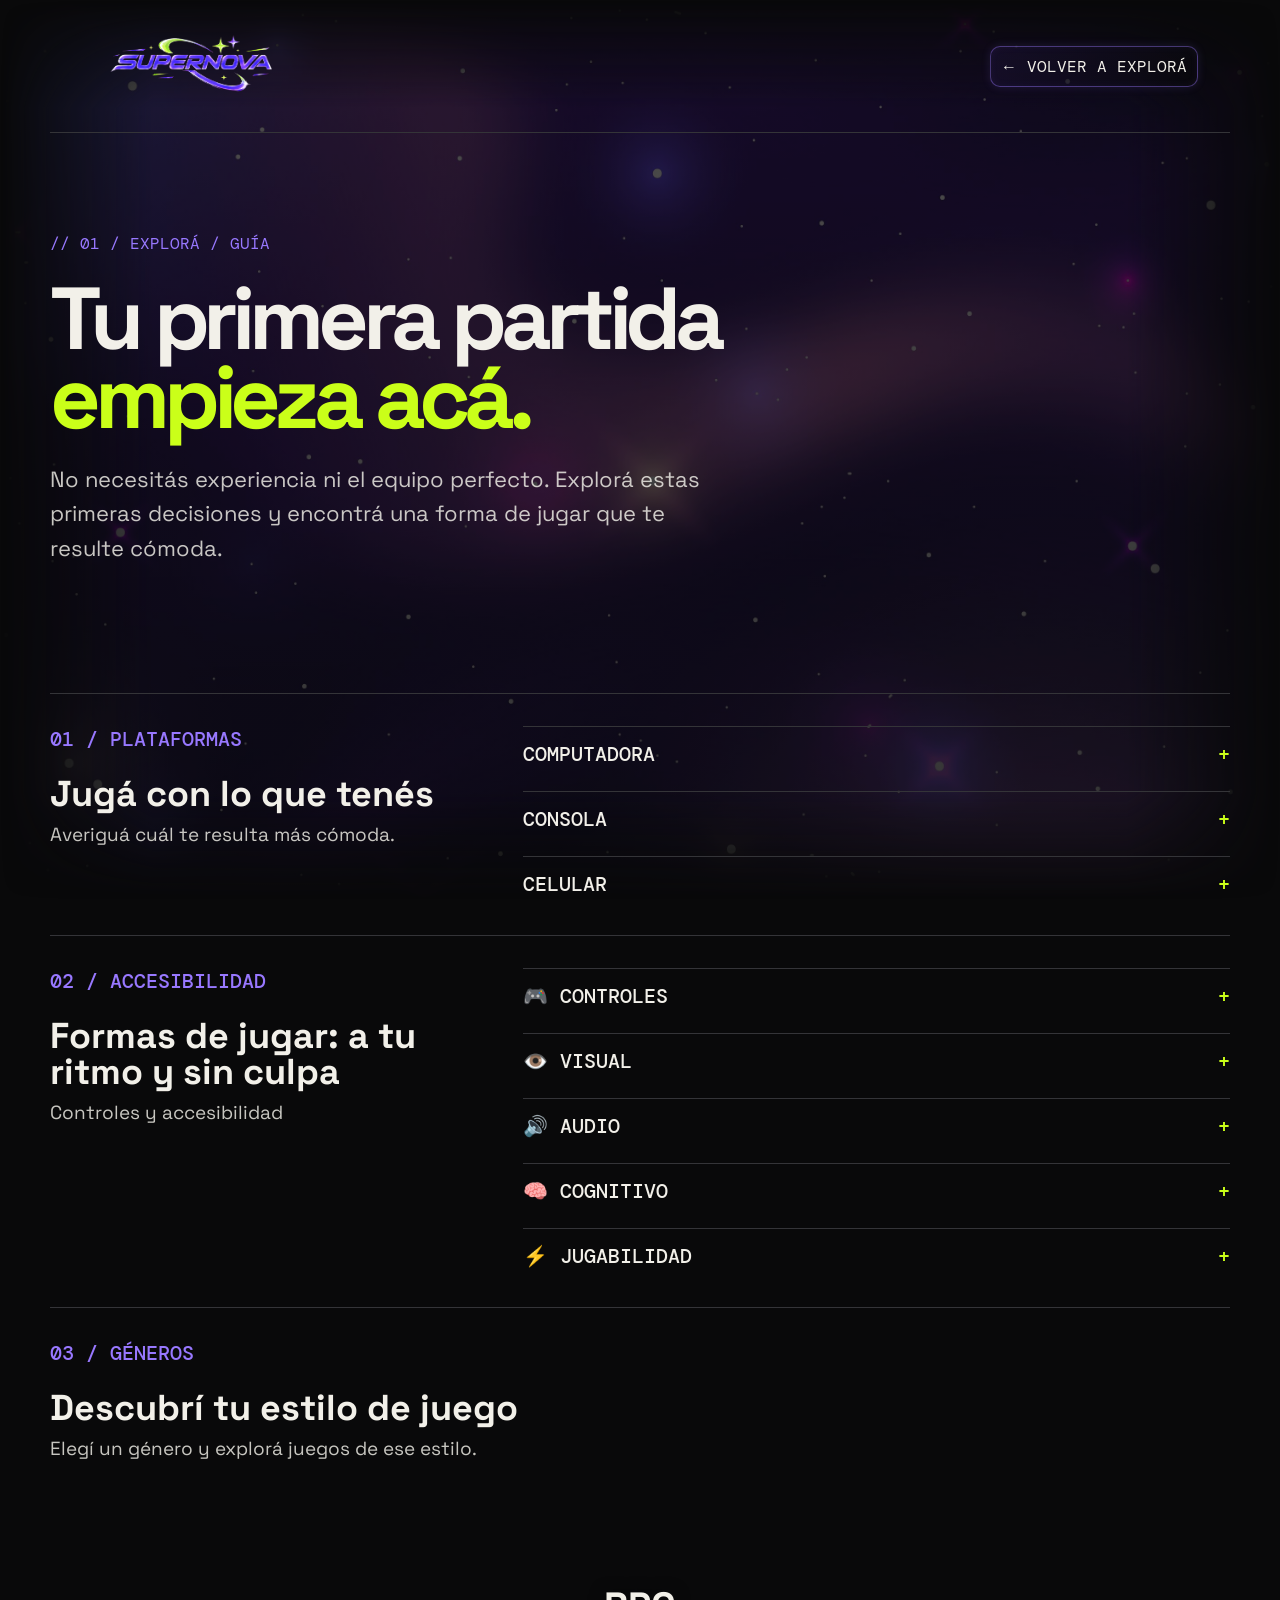
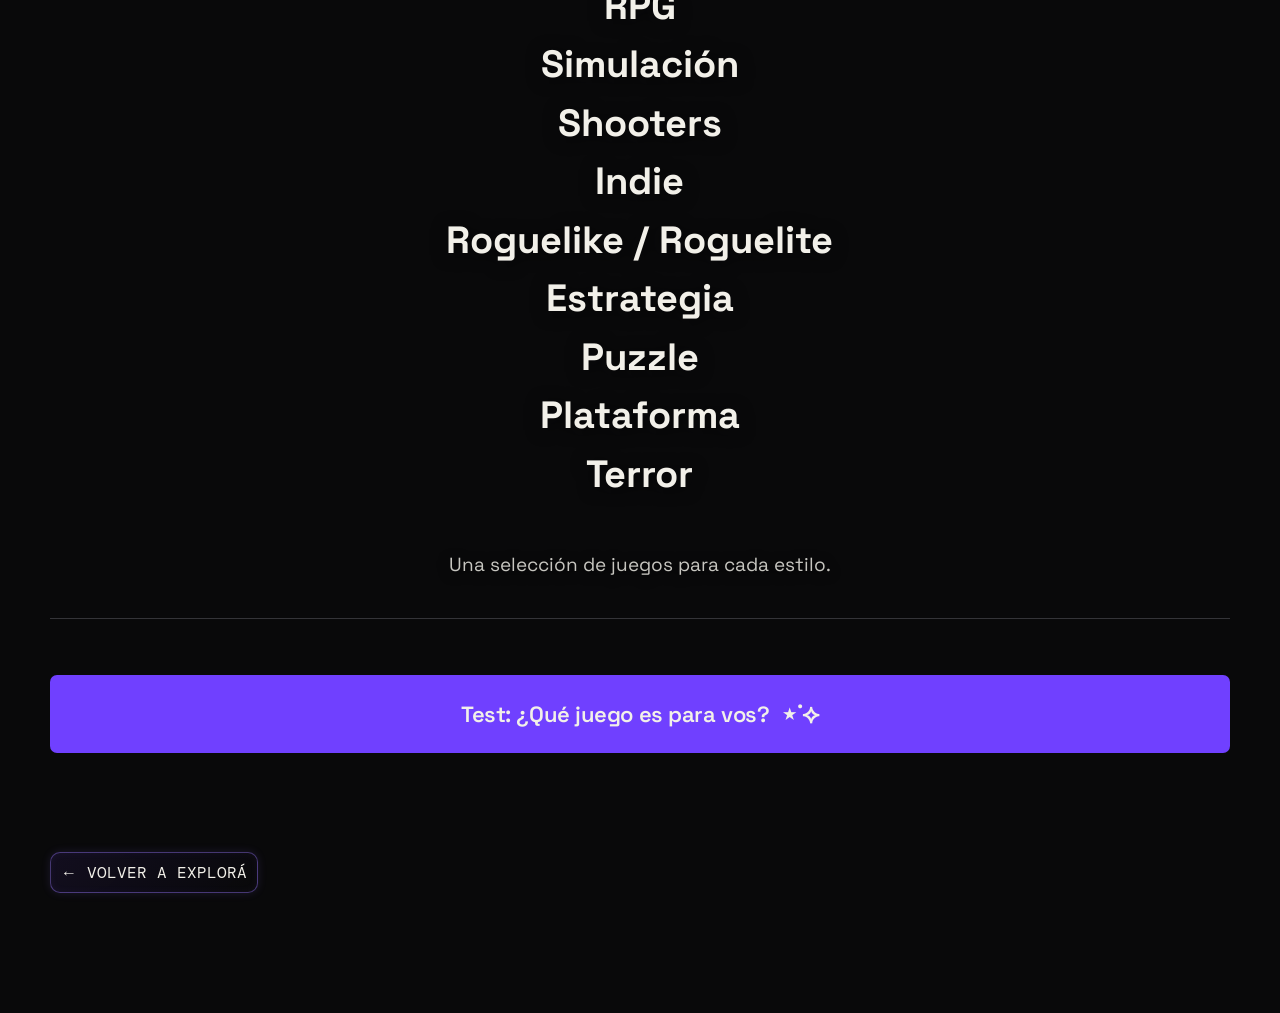
<file: guia.html>
<!DOCTYPE html>
<html lang="es">
<head>
    <meta charset="UTF-8">
    <meta name="viewport" content="width=device-width, initial-scale=1.0">
    <title>Guía para empezar a jugar | SUPERNOVA</title>
    <link rel="preconnect" href="https://fonts.googleapis.com">
    <link rel="preconnect" href="https://fonts.gstatic.com" crossorigin>
    <link href="https://fonts.googleapis.com/css2?family=DM+Mono:wght@400;500&family=Space+Grotesk:wght@400;500;600;700&display=swap" rel="stylesheet">
    <link href="https://fonts.googleapis.com/css2?family=Press+Start+2P&display=swap" rel="stylesheet">
    <link rel="stylesheet" href="styles.css">
    <style>
         /* Responsive rules */
        @media (max-width: 900px) {
            .circ-mindset-grid {
                grid-template-columns: 1fr;
            }

            .circ-roles-grid {
                grid-template-columns: repeat(2, 1fr);
            }
        }

       .guide-header {
            display: flex;
            align-items: center;
            justify-content: space-between;
            padding: 16px 32px;
            position: relative;
            z-index: 10;
            background: transparent;
        }

         .logo-main {
        width: 220px;
        height: 100px;
        object-fit: contain;
        object-position: center;
        /* Conservá tus reglas de máscara actuales */
         -webkit-mask-image:
        linear-gradient(to right, transparent, #000 8%, #000 92%, transparent),
        linear-gradient(to bottom, transparent, #000 18%, #000 82%, transparent);
        
        -webkit-mask-composite: source-in;
        
        mask-image:
        linear-gradient(to right, transparent, #000 8%, #000 92%, transparent),
        linear-gradient(to bottom, transparent, #000 18%, #000 82%, transparent);
        
        mask-composite: intersect;
        }
    </style>
</head>
<body class="guide-page guide-start-page">
    <header class="guide-header">
        <a href="index.html" class="logo" aria-label="SUPERNOVA, volver al inicio">
            <img src="logo supernova finale.png" alt="SUPERNOVA" class="logo-main">
        </a>
        <a class="guide-back" href="index.html#explora">← VOLVER A EXPLORÁ</a>
    </header>

    <main class="guide-main">
        <section class="guide-cover">
            <img class="guide-cover-background" src="Planetas abstractos en órbita retrofuturista-Photoroom.png" alt="">
            <div class="section-label">// 01 / EXPLORÁ / GUÍA</div>
            <div class="guide-hero-heading">
                <h1>Tu primera partida <span>empieza acá.</span></h1>
            </div>
            <p class="guide-intro">No necesitás experiencia ni el equipo perfecto. Explorá estas primeras decisiones y encontrá una forma de jugar que te resulte cómoda.</p>
        </section>

        <div class="guide-sections">
            <section class="guide-section" id="plataformas">
                <div class="guide-section-heading">
                    <span class="guide-step-number">01 / PLATAFORMAS</span>
                    <h2>Jugá con lo que tenés</h2>
                    <p>Averiguá cuál te resulta más cómoda.</p>
                </div>
                <div class="guide-section-content guide-platforms">
                    <details class="guide-platform">
                        <summary>COMPUTADORA</summary>
                        <p><span class="guide-highlight">No necesitás una computadora de última generación.</span></p>
                        <p>Tu notebook de estudio o trabajo también sirve para adentrarte al gaming.</p>
                        <p>
                            Explorá propuestas independientes, gratuitas y accesibles.
                        </p>
                        <p><span class="guide-ideal-label">PLATAFORMAS</span></p>
                        <nav class="guide-console-links" aria-label="Plataformas de juegos para computadora">
                            <a href="https://store.steampowered.com/" target="_blank" rel="noopener noreferrer"><svg class="guide-platform-icon" viewBox="0 0 24 24" aria-hidden="true" focusable="false"><circle cx="17" cy="7" r="3.5"/><circle cx="6.5" cy="17.5" r="2.7"/><path d="m8.9 16 4.8-5.1m-5.2 7.5 3.8 1.5a3 3 0 0 0 3.5-3"/></svg><span>STEAM</span></a>
                            <a href="https://itch.io/" target="_blank" rel="noopener noreferrer"><svg class="guide-platform-icon" viewBox="0 0 24 24" aria-hidden="true" focusable="false"><path d="M4 4h6v6H4zM14 4h6v6h-6zM4 14h6v6H4zM14 14h6v6h-6z"/></svg><span>ITCH.IO</span></a>
                        </nav>
                        <div class="guide-ideal">
                            <span class="guide-ideal-label">IDEAL PARA</span>
                            <div class="guide-tags" aria-label="Categorías recomendadas">
                                <span>INDIE</span>
                                <span>SIMULACIÓN</span>
                                <span>SHOOTER</span>
                            </div>
                        </div>
                    </details>
                    <details class="guide-platform guide-console">
                        <summary>CONSOLA</summary>
                        <p><span class="guide-highlight">Conectá, elegí y jugá.</span></p>
                        <p>Las consolas ofrecen distintas formas de jugar y catálogos propios.</p>
                        <p>Algunas también cuentan con servicios de suscripción para acceder a muchos títulos por una cuota mensual.</p>
                        <p>TIPOS</p>
                        <nav class="guide-console-links" aria-label="Páginas oficiales de consolas">
                            <a href="https://www.playstation.com/es-ar/ps5/" target="_blank" rel="noopener noreferrer"><svg class="guide-platform-icon" viewBox="0 0 24 24" aria-hidden="true" focusable="false"><path d="M7 8h10a4 4 0 0 1 3.8 5l-.8 2.5a2 2 0 0 1-3.3 1.1L14 15H10l-2.7 2.1A2 2 0 0 1 4 16l-.8-3A4 4 0 0 1 7 8Z"/><path d="M8 10.5v4m-2-2h4m6-1h.01m2 2h.01"/></svg><span>PS5</span></a>
                            <a href="https://www.xbox.com/es-AR/consoles" target="_blank" rel="noopener noreferrer"><svg class="guide-platform-icon" viewBox="0 0 24 24" aria-hidden="true" focusable="false"><circle cx="12" cy="12" r="9"/><path d="M7 6.8c2.1.2 4 1.8 5 3.3 1-1.5 2.9-3.1 5-3.3M7.1 17.2c1.4-2.1 3-3.7 4.9-5.5m4.9 5.5c-1.4-2.1-3-3.7-4.9-5.5"/></svg><span>XBOX</span></a>
                            <a href="https://www.nintendo.com/es-ar/switch/" target="_blank" rel="noopener noreferrer"><svg class="guide-platform-icon" viewBox="0 0 24 24" aria-hidden="true" focusable="false"><rect x="3" y="2.5" width="7" height="19" rx="3.2"/><rect x="14" y="2.5" width="7" height="19" rx="3.2"/><circle cx="6.5" cy="8" r=".8"/><circle cx="17.5" cy="15.5" r=".8"/></svg><span>NINTENDO SWITCH</span></a>
                        </nav>

                        <div class="guide-ideal">
                            <span class="guide-ideal-label">IDEAL PARA</span>
                            <div class="guide-tags" aria-label="Categorías recomendadas para consola">
                                <span>RPG</span>
                                <span>AVENTURA</span>
                                <span>UN JUGADOR</span>
                                <span>DEPORTES</span>
                            </div>
                        </div>
                    </details>
                    <details class="guide-platform">
                        <summary>CELULAR</summary>
                        <p><span class="guide-highlight">Jugá en cualquier momento.</span></p>
                        <p>El celular ofrece juegos fáciles de probar, con controles táctiles y experiencias que 
                            podés disfrutar en partidas cortas.</p>
                        <p><span class="guide-ideal-label">STORES</span></p>
                        <nav class="guide-console-links" aria-label="Tiendas de aplicaciones móviles">
                            <a href="https://play.google.com/store/games" target="_blank" rel="noopener noreferrer"><svg class="guide-platform-icon" viewBox="0 0 24 24" aria-hidden="true" focusable="false"><path d="M5 3.5v17L19 12 5 3.5Z"/><path d="m5 3.5 10.5 12.2M5 20.5 15.5 8.3"/></svg><span>GOOGLE PLAY</span></a>
                            <a href="https://www.apple.com/app-store/" target="_blank" rel="noopener noreferrer"><svg class="guide-platform-icon" viewBox="0 0 24 24" aria-hidden="true" focusable="false"><path d="m5 20 7-16 7 16M8 14h8"/></svg><span>APP STORE</span></a>
                        </nav>
                        <div class="guide-ideal">
                            <span class="guide-ideal-label">IDEAL PARA</span>
                            <div class="guide-tags" aria-label="Categorías recomendadas para celular">
                                <span>PUZZLES</span>
                                <span>CARTAS</span>
                                <span>ESTRATEGIA</span>
                            </div>
                        </div>
                    </details>
                </div>
            </section>

            <section class="guide-section" id="controles-accesibilidad">
                <div class="guide-section-heading">
                    <span class="guide-step-number">02 / ACCESIBILIDAD</span>
                    <h2>Formas de jugar: a tu ritmo y sin culpa</h2>
                    <p>Controles y accesibilidad</p>
                </div>
                <div class="guide-section-content guide-platforms">
                    <details class="guide-platform">
                        <summary>🎮 CONTROLES</summary>
                        <p>Remapeo de botones, sensibilidad, controles alternativos y posibilidad de usar distintos dispositivos.</p>
                    </details>
                    <details class="guide-platform">
                        <summary>👁️ VISUAL</summary>
                        <p>Tamaño de texto, contraste, modos para daltonismo, subtítulos y ajustes de interfaz.</p>
                    </details>
                    <details class="guide-platform">
                        <summary>🔊 AUDIO</summary>
                        <p>Subtítulos, volumen independiente, indicadores visuales de sonido y opciones para adaptar el audio.</p>
                    </details>
                    <details class="guide-platform">
                        <summary>🧠 COGNITIVO</summary>
                        <p>Dificultad ajustable, ayudas, tutoriales, pausas y opciones para reducir estímulos.</p>
                    </details>
                    <details class="guide-platform">
                        <summary>⚡ JUGABILIDAD</summary>
                        <p>Velocidad del juego, asistencia de apuntado, guardado automático y otras opciones para adaptar la experiencia.</p>
                    </details>
                </div>
            </section>

            <section class="guide-section" id="estilos-de-juego">
                <div class="guide-section-heading">
                    <span class="guide-step-number">03 / GÉNEROS</span>
                    <h2>Descubrí tu estilo de juego</h2>
                    <p>Elegí un género y explorá juegos de ese estilo.</p>
                </div>
                <div class="guide-section-content genre-browser">
                    <nav class="genre-list" aria-label="Géneros de videojuegos">
                        <button class="genre-option" type="button" data-genre="rpg" aria-pressed="false">RPG</button>
                        <button class="genre-option" type="button" data-genre="simulacion" aria-pressed="false">Simulación</button>
                        <button class="genre-option" type="button" data-genre="shooters" aria-pressed="false">Shooters</button>
                        <button class="genre-option" type="button" data-genre="indie" aria-pressed="false">Indie</button>
                        <button class="genre-option" type="button" data-genre="roguelike" aria-pressed="false">Roguelike / Roguelite</button>
                        <button class="genre-option" type="button" data-genre="estrategia" aria-pressed="false">Estrategia</button>
                        <button class="genre-option" type="button" data-genre="puzzle" aria-pressed="false">Puzzle</button>
                        <button class="genre-option" type="button" data-genre="plataforma" aria-pressed="false">Plataforma</button>
                        <button class="genre-option" type="button" data-genre="terror" aria-pressed="false">Terror</button>
                    </nav>
                    <div class="genre-showcase" aria-live="polite">
                        <div class="genre-showcase-copy">
                            <p id="genre-description">Una selección de juegos para cada estilo.</p>
                        </div>
                        <div class="genre-gallery" id="genre-gallery"></div>
                    </div>
                </div>
            </section>

            <section class="guide-section guide-cta">
                <a class="main-button" href="test.html">Test: ¿Qué juego es para vos?<span>⋆˙⟡</span></a>
            </section>
        </div>

        <a class="guide-back guide-back-bottom" href="index.html#explora">← VOLVER A EXPLORÁ</a>
    </main>
    <script>
        const genres = {
            rpg: {
                layout: 'pair-left',
                games: [
                    { name: "Baldur's Gate 3", image: 'BG3.jpeg' },
                    { name: 'Persona 5', image: 'Persona%205.jpg', position: '50% 56%' },
                    { name: 'Cyberpunk 2077', image: 'cyberpunk.jpg' }
                ]
            },
            simulacion: {
                layout: 'pair-right',
                games: [
                    { name: 'Los Sims 4', image: 'sims 4.jpg', position: '50% 0%' },
                    { name: 'Stardew Valley', image: 'stardewvalley.png'},
                    { name: 'Cities: Skylines', image: 'cities.jpg' }
                ]
            },
            shooters: {
                layout: 'pair-left',
                games: [
                    { name: 'Counter-Strike 2', image: 'cs2.jpg' },
                    { name: 'Valorant', image: 'valo.jpg', position: '50% 0%' },
                    { name: 'Overwatch', image: 'over.jpg', position: '50% 0%' }
                ]
            },
            indie: {
                layout: 'pair-right',
                games: [
                    { name: 'This bed we made', image: 'this bed.jpg' },
                    { name: 'Terraria', image: 'terrar.jpg', position: '50% 60%' },
                    { name: 'Outer Wilds', image: 'outer.jpg' }
                ]
            },
            roguelike: {
                layout: 'pair-left',
                games: [
                    { name: 'Hades', image: 'hades.PNG' },
                    { name: 'Balatro', image: 'balatr.jpg' },
                    { name: 'Dead Cells', image: 'deadcells.png' }
                ]
            },
            estrategia: {
                layout: 'pair-right',
                games: [
                    { name: 'Age of Empires II', image: 'AGEOFEMPIRES2.jpg' },
                    { name: 'Civilization VI', image: 'civ.jpg', position: '50% 0%' },
                    { name: 'Crusader Kings III', image: 'crusaders.jpg',position: '50% 0%' }
                ]
            },
            puzzle: {
                layout: 'pair-left',
                games: [
                    { name: 'Portal 2', image: 'portal2.jpg' },
                    { name: 'One Shot', image: 'oneshot.png' },
                    { name: 'Superliminal', image: 'superliminal.jpg' }
                ]
            },
            plataforma: {
                layout: 'pair-right',
                games: [
                    { name: 'Celeste', image: 'celes.jpg' },
                    { name: 'Ori and the Blind Forest', image: 'ori.jpg', position: '50% 60%' },
                    { name: 'Little Nightmares', image: 'little nightmares.png', position: '50% 0%' }
                ]
            },
            terror: {
                layout: 'pair-left',
                games: [
                    { name: 'Resident Evil 2: Remake', image: 'resident evil 2.jpg' },
                    { name: 'Alice: Madness Returns', image: 'aliceinmadness.jpg' },
                    { name: 'Silent Hill 2', image: 'silent.jpg' }
                ]
            }
        };

        const genreButtons = document.querySelectorAll('.genre-option');
        const genreDescription = document.querySelector('#genre-description');
        const genreGallery = document.querySelector('#genre-gallery');

        function selectGenre(button) {
            const genre = genres[button.dataset.genre];
            genreButtons.forEach((option) => {
                const selected = option === button;
                option.classList.toggle('is-active', selected);
                option.setAttribute('aria-pressed', String(selected));
            });
            genreGallery.dataset.layout = genre.layout;
            genreDescription.textContent = genre.description;
            genreGallery.classList.remove('is-visible');
            const games = genre.games.map((game) => {
                const figure = document.createElement('figure');
                figure.className = 'genre-game';
                const image = document.createElement('img');
                image.src = game.image;
                image.alt = `${game.name}, portada del juego`;
                image.loading = 'lazy';
                if (game.position) image.style.objectPosition = game.position;
                const caption = document.createElement('figcaption');
                caption.textContent = game.name;
                figure.append(image, caption);
                return figure;
            });
            genreGallery.replaceChildren(...games);
            void genreGallery.offsetWidth;
            genreGallery.classList.add('is-visible');
        }

        genreButtons.forEach((button) => {
            button.addEventListener('mouseenter', () => selectGenre(button));
            button.addEventListener('focus', () => selectGenre(button));
            button.addEventListener('click', () => selectGenre(button));
        });

        const quizLink = document.querySelector('.guide-cta .main-button');
        quizLink.addEventListener('click', (event) => {
            if (event.defaultPrevented || event.button !== 0 || event.metaKey || event.ctrlKey || event.shiftKey || event.altKey) return;
            if (window.matchMedia('(prefers-reduced-motion: reduce)').matches) return;
            event.preventDefault();
            document.body.classList.add('is-leaving');
            window.setTimeout(() => { window.location.href = quizLink.href; }, 320);
        });

        window.addEventListener('load', () => {
            let target;
            try {
                target = sessionStorage.getItem('guide-scroll-target');
                sessionStorage.removeItem('guide-scroll-target');
            } catch (error) {
                return;
            }
            if (target !== 'estilos-de-juego') return;
            document.fonts.ready.then(() => {
                document.getElementById(target).scrollIntoView({ behavior: 'instant', block: 'start' });
            });
        }, { once: true });

    </script>
    <script src="sparkles.js"></script>
</body>
</html>
</file>
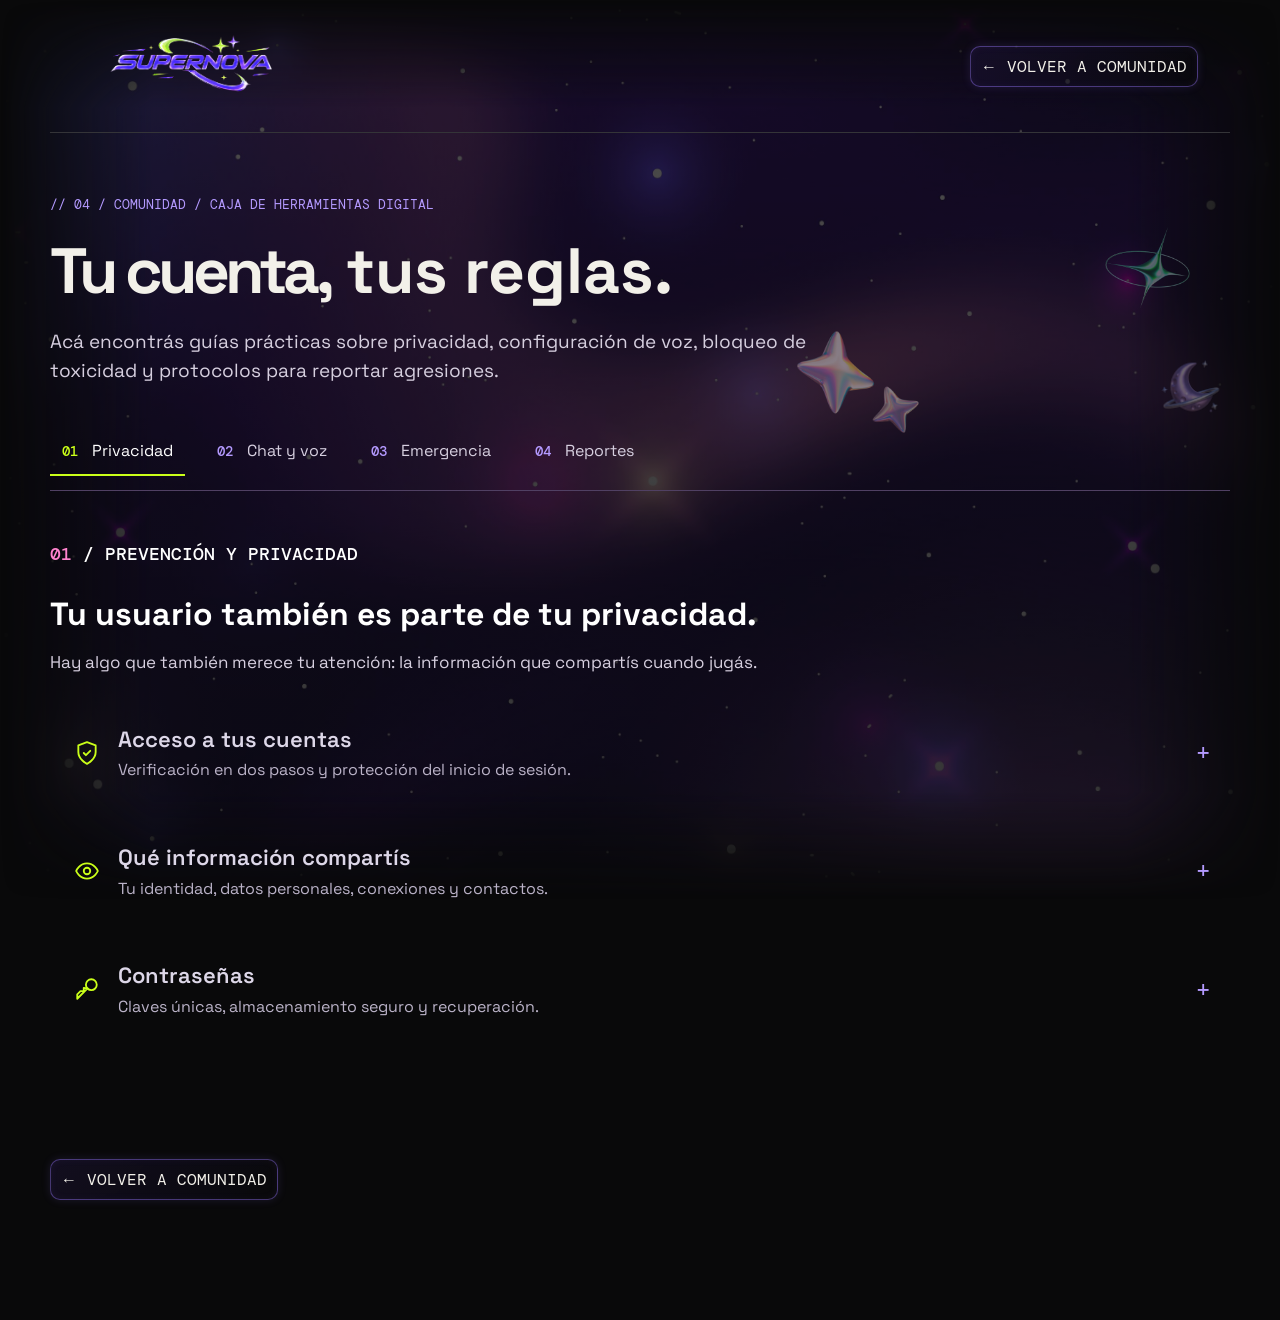
<file: herramientas.html>
<!DOCTYPE html>
<html lang="es">
<head>
    <meta charset="UTF-8">
    <meta name="viewport" content="width=device-width, initial-scale=1.0">
    <title>Seguridad y herramientas digitales | SUPERNOVA</title>
    <link rel="preconnect" href="https://fonts.googleapis.com">
    <link rel="preconnect" href="https://fonts.gstatic.com" crossorigin>
    <link href="https://fonts.googleapis.com/css2?family=DM+Mono:wght@400;500&family=Space+Grotesk:wght@400;500;600;700&display=swap" rel="stylesheet">
    <link href="https://fonts.googleapis.com/css2?family=Press+Start+2P&display=swap" rel="stylesheet">
    <link rel="stylesheet" href="styles.css">
    <link rel="stylesheet" href="herramientas.css">
    <script src="herramientas.js" defer></script>
    <style>
         /* Responsive rules */
        @media (max-width: 900px) {
            .circ-mindset-grid {
                grid-template-columns: 1fr;
            }

            .circ-roles-grid {
                grid-template-columns: repeat(2, 1fr);
            }
        }

       .guide-header {
            display: flex;
            align-items: center;
            justify-content: space-between;
            padding: 16px 32px;
            position: relative;
            z-index: 10;
            background: transparent;
        }

         .logo-main {
        width: 220px;
        height: 100px;
        object-fit: contain;
        object-position: center;
        /* Conservá tus reglas de máscara actuales */
         -webkit-mask-image:
        linear-gradient(to right, transparent, #000 8%, #000 92%, transparent),
        linear-gradient(to bottom, transparent, #000 18%, #000 82%, transparent);
        
        -webkit-mask-composite: source-in;
        
        mask-image:
        linear-gradient(to right, transparent, #000 8%, #000 92%, transparent),
        linear-gradient(to bottom, transparent, #000 18%, #000 82%, transparent);
        
        mask-composite: intersect;
        }
    </style>
</head>
<body class="guide-page guide-start-page tools-page">
    <a class="tools-skip" href="#prevencion-privacidad">Saltar al contenido</a>
    <svg class="tools-symbols" xmlns="http://www.w3.org/2000/svg" aria-hidden="true">
        <symbol id="tools-shield" viewBox="0 0 24 24"><path d="M12 22s8-4 8-11V5l-8-3-8 3v6c0 7 8 11 8 11Z"/><path d="m9 12 2 2 4-4"/></symbol>
        <symbol id="tools-eye" viewBox="0 0 24 24"><path d="M2 12s3-7 10-7 10 7 10 7-3 7-10 7S2 12 2 12Z"/><circle cx="12" cy="12" r="3"/></symbol>
        <symbol id="tools-key" viewBox="0 0 24 24"><circle cx="16" cy="8" r="5"/><path d="m12.5 11.5-9.5 9.5H3v-4l3-3h3v-3Z"/></symbol>
        <symbol id="tools-external" viewBox="0 0 24 24"><path d="M15 3h6v6m0-6L10 14m-1-11H5a2 2 0 0 0-2 2v14a2 2 0 0 0 2 2h14a2 2 0 0 0 2-2v-4"/></symbol>
        <symbol id="tools-mic" viewBox="0 0 24 24"><rect x="9" y="2" width="6" height="12" rx="3"/><path d="M5 10v2a7 7 0 0 0 14 0v-2M12 19v3m-4 0h8"/></symbol>
        <symbol id="tools-mute" viewBox="0 0 24 24"><path d="m11 5-6 4H2v6h3l6 4V5Zm6 4 5 6m0-6-5 6"/></symbol>
        <symbol id="tools-alert" viewBox="0 0 24 24"><path d="m10.3 3.9-8.1 14a2 2 0 0 0 1.7 3h16.2a2 2 0 0 0 1.7-3l-8.1-14a2 2 0 0 0-3.4 0ZM12 9v4m0 4h.01"/></symbol>
        <symbol id="tools-file" viewBox="0 0 24 24"><path d="M14 2H6a2 2 0 0 0-2 2v16a2 2 0 0 0 2 2h12a2 2 0 0 0 2-2V8l-6-6Zm0 0v6h6M8 13h8m-8 4h8"/></symbol>
        <symbol id="tools-folder" viewBox="0 0 24 24"><path d="M20 20H4a2 2 0 0 1-2-2V6a2 2 0 0 1 2-2h5l2 2h9a2 2 0 0 1 2 2v10a2 2 0 0 1-2 2Z"/></symbol>
        <symbol id="tools-users" viewBox="0 0 24 24"><path d="M16 21v-2a4 4 0 0 0-4-4H6a4 4 0 0 0-4 4v2m20 0v-2a4 4 0 0 0-3-3.9M16 3.1a4 4 0 0 1 0 7.8"/><circle cx="9" cy="7" r="4"/></symbol>
        <symbol id="tools-message" viewBox="0 0 24 24"><path d="M21 11.5a8.4 8.4 0 0 1-.9 3.8 8.5 8.5 0 0 1-7.6 4.7 8.4 8.4 0 0 1-3.8-.9L3 21l1.9-5.7a8.4 8.4 0 0 1-.9-3.8 8.5 8.5 0 0 1 4.7-7.6 8.4 8.4 0 0 1 3.8-.9h.5a8.5 8.5 0 0 1 8 8v.5Z"/></symbol>
    </svg>
    <header class="guide-header">
        <a href="index.html" class="logo" aria-label="SUPERNOVA, volver al inicio">
            <img src="logo supernova finale.png" alt="SUPERNOVA" class="logo-main">
        </a>
        <a class="guide-back" href="index.html#comunidad">← VOLVER A COMUNIDAD</a>
    </header>

    <main class="guide-main">
        <section class="guide-cover">
            <img class="guide-cover-background" src="Planetas abstractos en órbita retrofuturista-Photoroom.png" alt="">
            <div class="tools-cover-objects" aria-hidden="true">
                <img class="tools-cover-object tools-cover-planet" src="wii.png" alt="" draggable="false">
                <img class="tools-cover-object tools-cover-sparkles" src="lunita.png" alt="" draggable="false">
                <img class="tools-cover-object tools-cover-lock" src="destello.png" alt="" draggable="false">
            </div>
            <div class="section-label">// 04 / COMUNIDAD / CAJA DE HERRAMIENTAS DIGITAL</div>
            <div class="guide-hero-heading">
                <h1>Tu cuenta,<span>tus reglas.</span></h1>
            </div>
            <p class="guide-intro">Acá encontrás guías prácticas sobre privacidad, configuración de voz, bloqueo de toxicidad y protocolos para reportar agresiones.</p>
            <div class="tools-navigation" role="tablist" aria-label="Secciones de la guía">
                <button type="button" role="tab" id="tools-tab-privacy" aria-controls="prevencion-privacidad" aria-selected="true"><span>01</span> Privacidad</button>
                <button type="button" role="tab" id="tools-tab-chat" aria-controls="controles-accesibilidad" aria-selected="false" tabindex="-1"><span>02</span> Chat y voz</button>
                <button type="button" role="tab" id="tools-tab-emergency" aria-controls="protocolo-emergencia" aria-selected="false" tabindex="-1"><span>03</span> Emergencia</button>
                <button type="button" role="tab" id="tools-tab-reports" aria-controls="reporte-evidencia" aria-selected="false" tabindex="-1"><span>04</span> Reportes</button>
            </div>
        </section>

        <div class="guide-sections">
            <section class="guide-section tools-privacy" id="prevencion-privacidad" aria-labelledby="privacy-title">
                <div class="guide-section-heading">
                    <span class="guide-step-number"><span class="tools-step-index">01</span> / PREVENCIÓN Y PRIVACIDAD</span>
                    <h2 id="privacy-title">Tu usuario también es parte de tu privacidad.</h2>
                    <p>Hay algo que también merece tu atención: la información que compartís cuando jugás.</p>
                </div>
                <div class="tools-identity" aria-hidden="true">
                </div>
                <div class="guide-section-content guide-platforms">
                    <details class="guide-platform guide-console tools-module" id="acceso-cuentas">
                        <summary><svg class="tools-icon" aria-hidden="true"><use href="#tools-shield"/></svg><span class="tools-module-heading"><strong>Acceso a tus cuentas</strong><span>Verificación en dos pasos y protección del inicio de sesión.</span></span></summary>
                        <div class="tools-module-body" id="acceso-contenido">
                        <div class="tools-account-guides">
                        <p><span class="guide-highlight tools-lime">Una contraseña no siempre alcanza.</span></p>
                        <p>La autenticación en dos pasos (2FA) agrega una segunda verificación cuando iniciás sesión. Así, si alguien consigue tu contraseña, puede resultarle mucho más difícil acceder a tu cuenta.</p>
                        <p><span class="guide-highlight">¿Cómo activar la 2FA?</span></p>
                        <p class="tools-link-note">Consultá las guías de seguridad en el soporte oficial de cada plataforma. Los enlaces abren una pestaña externa.</p>
                        <nav class="guide-console-links tools-platform-links" aria-label="Guías de seguridad en el soporte oficial">
                            <a href="https://support.discord.com/hc/en-us" target="_blank" rel="noopener noreferrer"><span class="tools-brand" aria-hidden="true">D</span><span><strong>Discord</strong><small>Consultar cómo activar la 2FA</small><small class="tools-external-label">Soporte oficial · Nueva pestaña</small></span><svg class="tools-icon" aria-hidden="true"><use href="#tools-external"/></svg></a>
                            <a href="https://help.steampowered.com/es-419/" target="_blank" rel="noopener noreferrer"><span class="tools-brand" aria-hidden="true">S</span><span><strong>Steam</strong><small>Consultar la seguridad de tu cuenta</small><small class="tools-external-label">Soporte oficial · Nueva pestaña</small></span><svg class="tools-icon" aria-hidden="true"><use href="#tools-external"/></svg></a>
                            <a href="https://support.riotgames.com/es-mx/riot/" target="_blank" rel="noopener noreferrer"><span class="tools-brand" aria-hidden="true">R</span><span><strong>Riot Games</strong><small>Consultar cómo activar la 2FA</small><small class="tools-external-label">Soporte oficial · Nueva pestaña</small></span><svg class="tools-icon" aria-hidden="true"><use href="#tools-external"/></svg></a>
                            <a href="https://help.twitch.tv/" target="_blank" rel="noopener noreferrer"><span class="tools-brand" aria-hidden="true">T</span><span><strong>Twitch</strong><small>Consultar cómo activar la 2FA</small><small class="tools-external-label">Soporte oficial · Nueva pestaña</small></span><svg class="tools-icon" aria-hidden="true"><use href="#tools-external"/></svg></a>
                        </nav>
                        </div>
                        <fieldset class="tools-checklist">
                            <legend>Antes de terminar</legend>
                            <div class="tools-progress-heading"><span id="tools-progress-text" role="status" aria-live="polite" aria-atomic="true">0 DE 4 TAREAS COMPLETADAS</span><span aria-hidden="true">✓</span></div>
                            <progress id="tools-progress" value="0" max="4" aria-labelledby="tools-progress-text">0 de 4</progress>
                            <label><input type="checkbox"><span>Activá la verificación en dos pasos cuando esté disponible.</span></label>
                            <label><input type="checkbox"><span>Guardá los códigos de recuperación en un lugar seguro.</span></label>
                            <label><input type="checkbox"><span>Nunca compartas códigos de verificación con otras personas, aunque digan ser parte del soporte técnico.</span></label>
                            <label><input type="checkbox"><span>No apruebes solicitudes de inicio de sesión que no hayas iniciado vos.</span></label>
                            <p class="tools-checklist-result" hidden>¡Checklist completada! Ya revisaste estas recomendaciones.</p>
                            <p class="tools-checklist-note">Completar esta lista no garantiza que tu cuenta esté completamente protegida. Las marcas se mantienen solo mientras esta página está abierta; no se guardan contraseñas ni códigos.</p>
                        </fieldset>
                        </div>
                    </details>
                    <details class="guide-platform tools-module" id="informacion-compartida">
                        <summary><svg class="tools-icon" aria-hidden="true"><use href="#tools-eye"/></svg><span class="tools-module-heading"><strong>Qué información compartís</strong><span>Tu identidad, datos personales, conexiones y contactos.</span></span></summary>
                        <div class="tools-module-body" id="informacion-contenido">
                        <h3>Tu identidad</h3>
                        <p>Si utilizás el mismo nombre de usuario en todas tus plataformas, alguien podría encontrar tus perfiles personales, tus publicaciones o información sobre tu vida fuera del juego.</p>
                        <p><span class="guide-highlight tools-lime">¿Qué conviene hacer?</span></p>
                        <ul>
                            <li>Elegí un nombre de usuario que no incluya tu nombre completo, fecha de nacimiento ni otros datos personales.</li>
                            <li>Si querés separar tu vida personal del gaming, usá un nombre diferente al de tus redes sociales.</li>
                            <li>Evitá utilizar como avatar una foto personal si preferís mantener tu identidad privada.</li>
                            <li>Revisá qué información aparece cuando alguien visita tu perfil.</li>
                        </ul>
                        <h3 class="tools-subsection-heading">Conectividad y privacidad</h3>
                        <p>A veces, la información que exponemos no está en el juego, sino en las conexiones que hacemos entre plataformas.</p>
                        <p><span class="guide-highlight">Revisá estos aspectos de tus perfiles:</span></p>
                         <ul>
                        <li>Qué cuentas o servicios conectados muestra tu perfil de Discord.</li>
                        <li>Qué actividad, lista de amistades o historial de juegos muestran tus perfiles de Steam, Twitch o consola.</li>
                        <li>Si compartís enlaces a redes personales en servidores públicos.</li>
                        <li>Qué datos de tus publicaciones permiten deducir dónde vivís, estudiás, trabajás o cuáles son tus horarios habituales.</li>
                        </ul>
                        <p>Revisá los permisos de las aplicaciones conectadas y quién puede enviarte mensajes o solicitudes de amistad.</p>
                        <p><span class="guide-highlight tools-lime">Antes de compartir información personal, preguntate si estarías cómoda con que una persona desconocida pudiera verla.</span></p>
                        </div>
                    </details>
                    <details class="guide-platform tools-module" id="contrasenas">
                        <summary><svg class="tools-icon" aria-hidden="true"><use href="#tools-key"/></svg><span class="tools-module-heading"><strong>Contraseñas</strong><span>Claves únicas, almacenamiento seguro y recuperación.</span></span></summary>
                        <div class="tools-module-body" id="contrasenas-contenido">
                        <p>Usar una contraseña diferente para cada servicio reduce el riesgo de que una filtración en una plataforma comprometa también tus otras cuentas.</p>
                        <p><span class="guide-highlight">Buenas prácticas:</span></p>
                        <ul>
                        <li>Utilizá contraseñas largas y difíciles de adivinar.</li>
                        <li>Usá una contraseña diferente para cada servicio.</li>
                        <li>Evitá nombres, fechas de nacimiento y combinaciones fáciles de asociar con vos.</li>
                        <li>Considerá un gestor de contraseñas confiable para crearlas y guardarlas.</li>
                        <li>Activá la protección adicional del correo electrónico asociado a tus cuentas de gaming.</li>
                        </ul>
                        <p>Revisá que puedas acceder al correo de recuperación. <span class="guide-highlight tools-lime">Guardá los códigos de recuperación en un lugar seguro y usá los canales oficiales si necesitás recuperar una cuenta.</span></p>
                        </div>
                    </details>
                </div>
            </section>

            <section class="guide-section" id="controles-accesibilidad">
                <div class="guide-section-heading">
                    <span class="guide-step-number"><span class="tools-step-index">02</span> / CHAT Y VOZ EN PARTIDAS ONLINE</span>
                    <h2>Controles y accesibilidad en chat y voz.</h2>
                    <p>Opciones para personalizar la experiencia online.</p>
                </div>
                <div class="guide-section-content guide-platforms">
                    <details class="guide-chat tools-module tools-simple-module">
                        <summary><svg class="tools-icon" aria-hidden="true"><use href="#tools-mic"/></svg><span class="tools-module-heading"><strong>Push to Talk</strong><span>Activá el micrófono solo cuando vos quieras hablar.</span></span></summary>
                        <p><span class="guide-highlight">Hablá cuando vos quieras.</span></p>
                        <p>La detección por voz transmite automáticamente cuando el sistema detecta que estás hablando.</p>
                        <p>Aunque es cómoda, puede captar conversaciones del ambiente, sonidos de tu casa o información que no querías compartir.</p>
                        <p><span class="guide-highlight tools-lime">¿Qué es Push-to-Talk?</span></p>
                        <p>Es una función que activa el micrófono solamente mientras mantenés presionada una tecla o un botón asignado.</p>
                        <p><span class="guide-highlight">Cómo configurarlo</span></p>
                        <ol>
                            <li>Entrá a los ajustes del juego o de la aplicación de voz.</li>
                            <li>Buscá la sección Audio, Voz o Voice Chat.</li>
                            <li>Seleccioná la opción Push-to-Talk y asigná la tecla o el botón que prefieras.</li>
                            <li>Asigná una tecla fácil de alcanzar sin dejar de controlar el juego.</li>
                            <li>Hacé una prueba para comprobar si funciona bien.</li>
                        </ol>
                        <p><span class="guide-highlight tools-lime">Consejo:</span> Si usás Discord mientras jugás, revisá su configuración de voz por separado. Activar Push-to-Talk en el juego no necesariamente lo activa también en Discord.</p>
                    </details>
                    <details class="guide-chat tools-module tools-simple-module">
                        <summary><svg class="tools-icon" aria-hidden="true"><use href="#tools-mute"/></svg><span class="tools-module-heading"><strong>Mutear</strong><span>Silenciá jugadores y elegí cómo comunicarte en la partida.</span></span></summary>
                        <p>Si alguien te insulta, hace comentarios sobre tu voz o insiste con preguntas personales, podés dejar de escucharlo sin entrar en una discusión.</p>
                        <p><span class="guide-highlight">Tres herramientas que conviene conocer</span></p>
                        <ul>
                            <li>Mute individual: silenciar a un jugador específico.</li>
                            <li>Mute general: silenciar todo el chat de voz.</li>
                            <li>Desactivar el chat: dejar de recibir todo tipo de comunicación de voz.</li>
                            <li>Jugar con el micrófono desactivado y utilizar los mensajes o las señales del juego.</li>  
                            <li>Usar un canal de voz exclusivo para el grupo, en lugar del chat abierto de una partida.</li>
                        </ul>
                        <p><span class="guide-highlight tools-lime">No tenés que esperar a que la situación empeore para actuar. Si pensás denunciar un incidente y podés hacerlo sin exponerte más, guardá evidencia antes de bloquear o abandonar el espacio.</span></p>
                        <p><span class="guide-highlight">¿Dónde están los controles?</span></p>
                         <nav class="guide-console-links tools-report-links" aria-label="Controles">
                            <a href="https://support.discord.com/hc/en-us" target="_blank" rel="noopener noreferrer"><svg class="guide-platform-icon" viewBox="0 0 24 24" aria-hidden="true" focusable="false"><path d="M7 8h10a4 4 0 0 1 3.8 5l-.8 2.5a2 2 0 0 1-3.3 1.1L14 15H10l-2.7 2.1A2 2 0 0 1 4 16l-.8-3A4 4 0 0 1 7 8Z"/><path d="M8 10.5v4m-2-2h4m6-1h.01m2 2h.01"/></svg><span>DISCORD</span></a>
                            <a href="https://support-valorant.riotgames.com" target="_blank" rel="noopener noreferrer"><svg class="guide-platform-icon tools-valorant-icon" viewBox="0 0 24 24" aria-hidden="true" focusable="false"><path d="M2 2h5.5l7.8 20h-5.9L2 2Z"/><path d="M14 2h8l-2.8 9h-5.4L14 2Z"/></svg><span>VALORANT</span></a>
                            <a href="https://help.steampowered.com/es-419/" target="_blank" rel="noopener noreferrer"><svg class="guide-platform-icon" viewBox="0 0 24 24" aria-hidden="true" focusable="false"><circle cx="16" cy="7.5" r="5"/><circle cx="16" cy="7.5" r="1.8"/><circle cx="6.5" cy="17.5" r="3.2"/><path d="m9.4 15.7 3.2-3.4M3.7 16.2l4.3 1.9"/></svg><span>STEAM</span></a>
                        </nav>
                        <p>Jugar con amigas es una opción de resguardo, no una obligación ni la única forma de prevenir el acoso. La responsabilidad por las conductas abusivas es de quien las ejerce.</p>
                    </details>
                </div>
            </section>
            <section class="guide-section" id="protocolo-emergencia">
                <div class="guide-section-heading">
                    <span class="guide-step-number"><span class="tools-step-index">03</span> / PROTOCOLO DE EMERGENCIA</span>
                    <h2>Si la situación escala, tenés un plan.</h2>
                    <p>Si alguien te persigue entre plataformas, amenaza con publicar tus datos personales o participa en una campaña sostenida de acoso, es importante que sepas cómo actuar.</p>
                </div>
                <div class="guide-section-content guide-platforms">
                    <details class="guide-prevention tools-module tools-simple-module">
                        <summary><svg class="tools-icon" aria-hidden="true"><use href="#tools-alert"/></svg><span class="tools-module-heading"><strong>Identificá la situación</strong><span>Reconocé el nivel de riesgo para elegir el siguiente paso.</span></span></summary>
                        <p>No todas las situaciones requieren la misma respuesta. Identificar el nivel de riesgo ayuda a elegir el siguiente paso.</p>
                        <p><ul>
                            <li>Acoso sostenido: Insultos reiterados, persecución entre partidas, cuentas nuevas que evaden bloqueos o ataques coordinados en redes. <span class="guide-highlight tools-lime"> Prioridad:</span> cortar el contacto, documentar y reportar.</li>
                            <li>Doxxing o amenaza de doxxing: Publicación o amenaza de publicar tu dirección, teléfono, lugar de estudio o trabajo, datos familiares u otra información privada. <span class="guide-highlight tools-lime"> Prioridad:</span> evaluar el riesgo, proteger tus cuentas y pedir ayuda.</li>
                            <li>Amenaza creíble o peligro inmediato: Alguien afirma que va a presentarse en tu domicilio, conoce tu ubicación actual o amenaza con hacerte daño físico. <span class="guide-highlight tools-lime">Prioridad:</span> seguridad física y asistencia inmediata.</li>
                        </ul></p>
                        <p class="tools-warning-block">
                            Si hay una amenaza física creíble o un peligro inmediato, no esperes a completar los pasos digitales: alejate del riesgo y contactá a los servicios de emergencia locales. En Argentina, podés llamar al 911.
                        </p>
                    </details>
                <details class="guide-prevention tools-module tools-simple-module">
                    <summary><svg class="tools-icon" aria-hidden="true"><use href="#tools-shield"/></svg><span class="tools-module-heading"><strong>Tu seguridad va primero</strong><span>Salí del espacio de acoso y buscá apoyo cuando lo necesites.</span></span></summary>
                    <p>Si el acoso escala, desconectate del canal o de la partida. No necesitás quedarte para defenderte, demostrar que tenés razón ni terminar el juego.</p>
                    <p><span class="guide-highlight"> Qué hacer ahora: </span></p>
                      <ul>
                        <li>Salí de la partida, del servidor o del canal donde ocurre el acoso.</li>
                        <li>Silenciá las notificaciones si necesitás reducir el impacto de los mensajes.</li>
                        <li>Avisale a alguien de confianza qué está pasando, especialmente si sentís miedo o estás muy angustiada.</li>
                        <li>Si hay amenazas contra tu integridad física, buscá un lugar seguro y pedí ayuda inmediata.</li>
                        </ul>
                    <p><span class="guide-highlight tools-lime"> No hace falta que tomes todas las decisiones en ese momento. Podés tomarte un descanso y volver a evaluar la situación cuando te sientas preparada.</span></p>
                </details>
                <details class="guide-prevention tools-module tools-simple-module">
                    <summary><svg class="tools-icon" aria-hidden="true"><use href="#tools-eye"/></svg><span class="tools-module-heading"><strong>Limitá tu exposición digital</strong><span>Revisá las cuentas que pueden revelar tu identidad.</span></span></summary>
                    <p>Si alguien está intentando identificarte o publicar tus datos, conviene revisar tus cuentas personales, empezando por las que puedan revelar tu identidad o permitir el acceso a otros servicios.</p>
                    <p>Si alguien publicó tu dirección o ubicación, poner las redes en privado puede reducir la exposición futura, pero no elimina la información que ya se haya copiado o difundido. Si hay riesgo físico, pedí ayuda además de aplicar estas medidas digitales.</p>
                </details>
                <details class="guide-prevention tools-module tools-simple-module">
                    <summary><svg class="tools-icon" aria-hidden="true"><use href="#tools-message"/></svg><span class="tools-module-heading"><strong>Que no te gane el ragebait</strong><span>Podés actuar y denunciar sin entrar en una discusión pública.</span></span></summary>
                    <p><span class="guide-highlight"> No tenés que responder para demostrar nada.</span></p>
                    <p>Cuando alguien busca provocarte o varias personas participan de un ataque coordinado, discutir públicamente puede prolongar el contacto y atraer más atención hacia el conflicto.</p>
                    <p><span class="guide-highlight tools-lime">No responder no significa aceptar el abuso.</span> Podés tomar medidas, denunciar y pedir ayuda sin entrar en una confrontación pública.</p>
                </details>
                <details class="guide-prevention tools-module tools-simple-module">
                    <summary><svg class="tools-icon" aria-hidden="true"><use href="#tools-file"/></svg><span class="tools-module-heading"><strong>Evidencia y denuncias</strong><span>Documentá lo ocurrido, reportá y restringí el contacto.</span></span></summary>
                    <p>Conservá pruebas antes de bloquear cuentas o eliminar contenido.</p>
                    <h3 class="tools-subsection-heading">Documentá lo ocurrido.</h3>
                    <ol>
                        <li>Capturá mensajes, amenazas y publicaciones relevantes.
                        <li>Guardá los nombres de usuario, enlaces, fechas y horas.</li>
                        <li>Conservá los mensajes originales cuando sea posible.</li>
                    </ol>
                    <h3 class="tools-subsection-heading">Reportá el incidente.</h3>
                    <ol>
                        <li>Utilizá las herramientas de denuncia del juego, la red social o el servidor.</li>
                        <li>Describí las conductas concretas y adjuntá la evidencia pertinente.</li>
                        <li>Si hay amenazas creíbles, extorsión o difusión de datos personales, considerá buscar orientación de las autoridades competentes.</li>
                    </ol>
                      <h3 class="tools-subsection-heading">Bloqueá las cuentas problemáticas y restringí el contacto.</h3>
                      <ol>
                        <li>Bloqueá las cuentas implicadas cuando sea seguro hacerlo.</li>
                        <li>Limitá quién puede enviarte mensajes o agregarte a grupos.</li>
                        <li>Pedí a los moderadores que intervengan si el acoso sucede dentro de una comunidad.</li>
                    </ol>
                </details>
                <details class="guide-prevention tools-module tools-simple-module">
                    <summary><svg class="tools-icon" aria-hidden="true"><use href="#tools-users"/></svg><span class="tools-module-heading"><strong>No lo atravieses sola</strong><span>Identificá personas y espacios que puedan acompañarte.</span></span></summary>
                    <p>El acoso sostenido puede generar miedo, vergüenza, agotamiento o la sensación de que perdiste el control de tu espacio digital. Ninguna de esas reacciones significa que seas responsable de lo ocurrido.</p>
                    <p>Podés recurrir a:</p>
                    <ol>
                        <li><span class="guide-highlight">Una persona de confianza:</span> alguien que pueda acompañarte y ayudarte a decidir los próximos pasos.</li>
                        <li><span class="guide-highlight">Moderadores u organizadores:</span> especialmente si la situación se origina en un servidor, equipo o torneo.</li>
                        <li><span class="guide-highlight">La plataforma afectada:</span> para reportar amenazas, suplantación de identidad o divulgación de datos.</li>
                        <li><span class="guide-highlight">Autoridades o servicios especializados:</span> si hay amenazas físicas, extorsión, difusión de información privada o riesgo para tu seguridad.</li>
                    </ol>
                    <p><span class="guide-highlight tools-lime">Si sos menor de edad, es sumamente importante involucrar a una persona adulta de confianza.</span></p>
                </details>
                </div>
            </section>
            <section class="guide-section" id="reporte-evidencia">
                <div class="guide-section-heading">
                    <span class="guide-step-number"><span class="tools-step-index">04</span> / GUÍA DE REPORTE Y EVIDENCIA</span>
                    <h2>Transformar la agresión en un reporte formal válido.</h2>
                    <p>Aprender a recopilar evidencias y realizar reportes efectivos ante situaciones de acoso o abuso en plataformas de gaming.</p>   
                </div>
                <div class="guide-section-content guide-platforms">
                    <details class="guide-prevention tools-module tools-simple-module">
                        <summary><svg class="tools-icon" aria-hidden="true"><use href="#tools-file"/></svg><span class="tools-module-heading"><strong>Qué evidencia recolectar</strong><span>Reuní capturas, clips y datos que aporten contexto.</span></span></summary>
                        <p><span class="guide-highlight">Documentá todo lo relevante:</span></p>
                        <ul>
                            <li>Capturas de pantalla: imágenes que muestren el acoso o abuso. Procurá que se vea el nombre de la cuenta agresora y parte del contexto de la conversación.</li>
                            <li>Clips o grabaciones.</li>
                            <li>Fechas y horas de los incidentes.</li>
                            <li>Identidades de las personas involucradas (el identificador único o el enlace al perfil), si es posible.</li>
                        </ul>
                    </details>
                    <details class="guide-prevention tools-module tools-simple-module">
                        <summary><svg class="tools-icon" aria-hidden="true"><use href="#tools-folder"/></svg><span class="tools-module-heading"><strong>Cómo guardar las pruebas</strong><span>Conservá los originales y restringí el acceso a los archivos.</span></span></summary>
                        <p><span class="guide-highlight">Conservá los archivos originales.</span></p>
                         <ul>
                            <li>Creá una carpeta privada para guardar las capturas, clips y datos del incidente.</li>
                            <li>Usá nombres descriptivos para encontrar los archivos fácilmente.</li>
                            <li>Mantené una copia original de cada captura o grabación.</li>
                            <li>Anotá los datos que no aparezcan en pantalla, como la hora aproximada, el nombre del juego o el canal donde sucedió.</li>
                            <li>Restringí el acceso a la carpeta.</li>
                        </ul>
                    </details>
                    <details class="guide-prevention tools-module tools-simple-module">
                        <summary><svg class="tools-icon" aria-hidden="true"><use href="#tools-file"/></svg><span class="tools-module-heading"><strong>Un reporte efectivo</strong><span>Organizá qué pasó, dónde y cuándo con el modelo de reporte.</span></span></summary>
                        <p><span class="guide-highlight">Explicá qué pasó, dónde y cuándo.</span></p>
                        <p> Podés copiar este modelo y completar los campos.</p>
                        <ul>
                            <li>Motivo del reporte: [acoso / amenazas / discriminación / doxxing / otro]</li>
                            <li>Plataforma o juego: [nombre]</li>
                            <li>Cuenta involucrada: [usuario e identificador disponible]</li>
                            <li>Fecha y hora aproximadas: [día y horario]</li>
                            <li>Lugar del incidente: [partida, servidor, canal o conversación]</li>
                            <li>Descripción de lo sucedido: El día [fecha], en [plataforma o espacio], la cuenta [identificador] realizó las siguientes acciones: [descripción breve y objetiva de lo ocurrido].</li>
                            <li>Evidencia adjunta: [capturas, clips, enlaces u otros archivos relevantes]</li>
                            <li>Solicito que se revise el incidente y se tomen las medidas correspondientes según las normas de la plataforma.</li>
                        </ul>
                    </details>
                    <details class="guide-prevention tools-module tools-simple-module">
                        <summary><svg class="tools-icon" aria-hidden="true"><use href="#tools-external"/></svg><span class="tools-module-heading"><strong>Dónde reportar</strong><span>Accedé a los canales oficiales de cada plataforma.</span></span></summary>
                        <p>Usá los canales oficiales de cada plataforma. Los enlaces abren una pestaña externa.</p>
                        <nav class="guide-report-links guide-console-links tools-report-links" aria-label="Canales oficiales para reportar">
                            <a href="https://discord.com/safety/360044103651-reporting-abusive-behavior-to-discord" target="_blank" rel="noopener noreferrer"><span>Discord</span><svg class="tools-icon" aria-hidden="true"><use href="#tools-external"/></svg></a>
                            <a href="https://support-valorant.riotgames.com" target="_blank" rel="noopener noreferrer"><span>Valorant</span><svg class="tools-icon" aria-hidden="true"><use href="#tools-external"/></svg></a>
                            <a href="https://support.riotgames.com/es-mx/league-of-legends/" target="_blank" rel="noopener noreferrer"><span>League of Legends</span><svg class="tools-icon" aria-hidden="true"><use href="#tools-external"/></svg></a>
                            <a href="https://help.steampowered.com/es-419/" target="_blank" rel="noopener noreferrer"><span>Steam</span><svg class="tools-icon" aria-hidden="true"><use href="#tools-external"/></svg></a>
                        </nav>
                    </details>
                                            <details class="guide-prevention tools-module tools-simple-module">
                                                <summary><svg class="tools-icon" aria-hidden="true"><use href="#tools-shield"/></svg><span class="tools-module-heading"><strong>Después de enviar el reporte</strong><span>Guardá la confirmación y hacé seguimiento del incidente.</span></span></summary>
                        <p><span class="guide-highlight tools-lime">Denunciar es una acción; hacer seguimiento también.</span></p>
                        <ul>
                            <li>Guardá la confirmación o el número de caso.</li>
                            <li>Revisá las respuestas de soporte y aportá información adicional si te la solicitan.</li>
                            <li>Si el comportamiento continúa, documentá los nuevos incidentes y bloqueá o restringí el contacto cuando sea seguro.</li>
                            <li>Si la plataforma no responde o la situación empeora, evaluá los canales adicionales de asistencia disponibles.</li>
                            <li>Si se publicaron datos personales, hay amenazas creíbles o existe riesgo fuera de internet, no dependas únicamente del reporte dentro del juego. Buscá ayuda de una persona de confianza y, ante peligro inmediato en Argentina, llamá al 911.</li>
                        </ul>
                        <p class="tools-warning-block"><span class="guide-highlight tools-warning">No tenés que enfrentarte sola a una situación de acoso. Reunir evidencia y denunciar son herramientas para protegerte, no una obligación que debas cumplir a cualquier costo. Tu seguridad está por encima de cualquier captura, reporte o partida.</span></p>
                    </details>




            


                </div>
            </section>
        </div>
        <a class="guide-back guide-back-bottom" href="index.html#comunidad">← VOLVER A COMUNIDAD</a>
    </main>
    <script src="sparkles.js"></script>
</body>
</html>
</file>
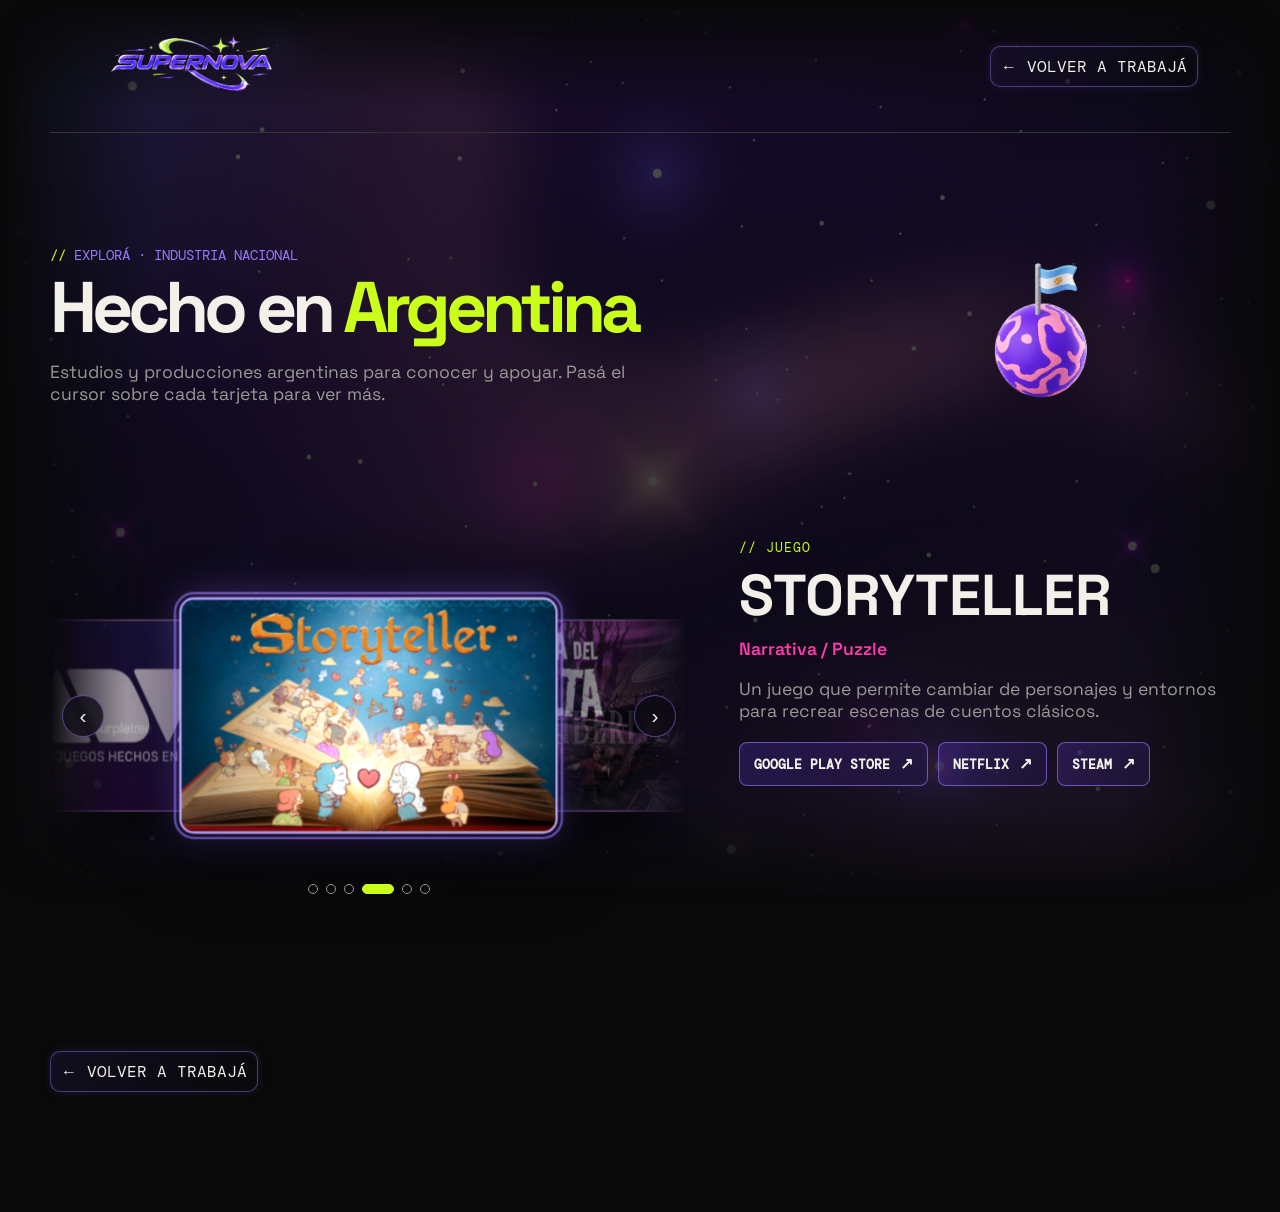
<file: industria.html>
<!DOCTYPE html>
<html lang="es">
<head>
    <meta charset="UTF-8">
    <meta name="viewport" content="width=device-width, initial-scale=1.0">
    <title>Industria nacional | SUPERNOVA</title>

    <link rel="preconnect" href="https://fonts.googleapis.com">
    <link rel="preconnect" href="https://fonts.gstatic.com" crossorigin>
    <link href="https://fonts.googleapis.com/css2?family=DM+Mono:wght@400;500&family=Space+Grotesk:wght@400;500;600;700&display=swap" rel="stylesheet">
    <link rel="stylesheet" href="styles.css">

    <style>
        .ind-hero { display: grid; grid-template-columns: minmax(0, 1fr) minmax(240px, 360px); align-items: center; gap: clamp(18px, 4vw, 48px); padding: 0 0 22px; }
        .ind-hero-copy { min-width: 0; }
        .ind-argentina-float { display: block; width: min(100%, 440px); height: auto; justify-self: center; filter: drop-shadow(0 12px 18px rgba(0,0,0,.24)); translate: var(--pointer-shift-x, 0px) var(--pointer-shift-y, 0px); transition: translate .42s cubic-bezier(.2, .75, .25, 1); --float-duration: 8s; --float-delay: -1.5s; --float-drift: -12px; --float-angle: 7deg; animation: areas-space-drift var(--float-duration) ease-in-out var(--float-delay) infinite alternate; }
        @media (min-width: 1440px) {
            .ind-hero { overflow-x: clip; overflow-y: visible; }
            .ind-argentina-float { position: relative; left: clamp(80px, 6vw, 100px); top: clamp(100px, 8.5vw, 140px); }
        }
        .ind-hero h1 { font-family: 'Space Grotesk', sans-serif; font-size: clamp(2.4rem, 5.6vw, 4.75rem); line-height: 1; margin: 8px 0 14px; }
        .ind-hero h1 span { color: var(--green); }
        .ind-hero p { max-width: 620px; color: var(--gray); font-size: 1.1rem; }

        .ind-carousel { display: grid; grid-template-columns: 1.3fr 1fr; align-items: center; column-gap: clamp(30px, 4vw, 56px); row-gap: 8px; padding: 8px 0 0; }

        .ind-stage { position: relative; height: clamp(340px, 42vw, 500px); perspective: 1400px; overflow: hidden; cursor: grab; touch-action: pan-y; user-select: none; }
        .ind-stage.dragging { cursor: grabbing; }
        .ind-slide-track { position: absolute; z-index: 1; inset: 0; overflow: hidden; -webkit-mask-image: linear-gradient(90deg, transparent 0%, #000 12%, #000 88%, transparent 100%); mask-image: linear-gradient(90deg, transparent 0%, #000 12%, #000 88%, transparent 100%); }

        .ind-arrow { position: absolute; top: 50%; z-index: 110; width: 42px; height: 42px; padding: 0; display: grid; place-items: center; border: 1px solid rgba(152,120,255,.5); border-radius: 50%; background: rgba(12,10,20,.76); color: var(--off-white); font-size: 21px; line-height: 1; cursor: pointer; transform: translateY(-50%); transition: background-color .2s, color .2s, border-color .2s, transform .2s; backdrop-filter: blur(5px); }
        .ind-arrow-prev { left: 12px; }
        .ind-arrow-next { right: 12px; }
        .ind-arrow:hover:not(:disabled), .ind-arrow:focus-visible:not(:disabled) { border-color: var(--green); background: var(--green); color: var(--black); transform: translateY(-50%) scale(1.06); outline: none; }
        .ind-arrow:disabled { opacity: .32; cursor: not-allowed; }

        .ind-slide { position: absolute; top: 50%; left: 50%; width: 56%; aspect-ratio: 16 / 10; margin: calc(-28% * 10 / 16) 0 0 -28%; border: 1px solid rgba(255,255,255,.16); border-radius: 14px; overflow: hidden; background: linear-gradient(135deg, var(--purple), var(--pink)); box-shadow: 0 18px 44px rgba(0,0,0,.48); transition: transform .5s cubic-bezier(.2,.8,.2,1), opacity .42s, filter .42s, box-shadow .42s, border-color .3s; }
        .ind-slide:nth-child(even) { background: linear-gradient(135deg, var(--purple-light), var(--green)); }
        .ind-slide img { width: 100%; height: 100%; object-fit: cover; pointer-events: none; -webkit-user-drag: none; }
        .ind-stage.dragging .ind-slide { transition: none; }
        .ind-slide.is-active { border: 2px solid rgba(182,157,255,.96); outline: 2px solid rgba(152,120,255,.64); outline-offset: 3px; }

        .ind-text { min-height: 360px; }
        .ind-text .ind-tag { font-family: 'DM Mono', monospace; font-size: .8rem; letter-spacing: .08em; color: var(--green); }
        .ind-text h2 { font-family: 'Space Grotesk', sans-serif; font-size: clamp(2rem, 4.5vw, 4rem); line-height: 1; margin: 10px 0 14px; text-transform: uppercase; }
        .ind-text .ind-sub { color: var(--pink); font-weight: 600; font-size: 1.1rem; margin: 0 0 18px; }
        .ind-text .ind-desc { color: var(--gray); font-size: 1.1rem; margin: 0 0 20px; }
        .ind-text .ind-links { display: flex; flex-wrap: wrap; gap: 10px; margin-top: 4px; }
        .ind-text a.ind-main-link, .ind-text .ind-links a { min-height: 44px; padding: 10px 14px; display: inline-flex; align-items: center; justify-content: center; gap: 10px; border: 1px solid rgba(152,120,255,.62); border-radius: 8px; background: linear-gradient(135deg, rgba(112,64,255,.22), rgba(33,22,65,.52)); box-shadow: inset 0 0 10px rgba(152,120,255,.05); color: var(--off-white); font-family: 'DM Mono', monospace; font-size: 13px; font-weight: 600; text-decoration: none; transition: background .22s ease, color .22s ease, border-color .22s ease, box-shadow .22s ease, transform .22s ease; }
        .ind-text .ind-main-link[hidden] { display: none; }
        .ind-text a.ind-main-link:hover, .ind-text a.ind-main-link:focus-visible, .ind-text .ind-links a:hover, .ind-text .ind-links a:focus-visible { border-color: var(--green); background: var(--green); box-shadow: 0 6px 20px rgba(202,255,25,.18); color: var(--black); transform: translateY(-2px); outline: none; }
        .ind-external-arrow { font-size: 16px; line-height: 1; transition: transform .2s ease; }
        .ind-text .ind-links a:hover .ind-external-arrow, .ind-text .ind-links a:focus-visible .ind-external-arrow { transform: translate(2px,-2px); }
        .ind-text a.ind-main-link:focus-visible, .ind-text .ind-links a:focus-visible { outline: 2px solid var(--green); outline-offset: 3px; }
        .ind-text > * { transition: opacity .3s; }
        .ind-text.fade > * { opacity: 0; }

        .ind-dots { grid-column: 1; display: flex; justify-content: center; gap: 8px; margin-top: -8px; position: relative; z-index: 120; transform: translateY(-82px); }
        .ind-dot { width: 10px; height: 10px; padding: 0; border: 1px solid var(--gray); border-radius: 10px; background: transparent; cursor: pointer; transition: width .3s, background .3s; }
        .ind-dot.active { width: 32px; border-color: var(--green); background: var(--green); }
        .ind-dot:focus-visible { outline: 2px solid var(--green); outline-offset: 3px; }

        @media (max-width: 800px) {
            .ind-hero { padding-bottom: 18px; }
            .ind-carousel { grid-template-columns: 1fr; }
            .ind-carousel { column-gap: 18px; row-gap: 8px; padding-top: 4px; }
            .ind-stage { height: clamp(300px, 68vw, 420px); }
            .ind-slide { width: 60%; margin: calc(-30% * 10 / 16) 0 0 -30%; }
            .ind-dots { transform: translateY(-92px); }
            .ind-text { min-height: 0; }
        }

        @media (max-width: 560px) {
            .ind-hero { grid-template-columns: 1fr; gap: 34px; }
            .ind-argentina-float { width: min(100%, 300px); justify-self: end; }
        }

        @media (max-width: 480px) {
            .ind-stage { height: 300px; }
            .ind-slide { width: 66%; margin: calc(-33% * 10 / 16) 0 0 -33%; }
            .ind-dots { transform: translateY(-100px); }
            .ind-arrow { width: 38px; height: 38px; }
            .ind-arrow-prev { left: 4px; }
            .ind-arrow-next { right: 4px; }
        }

        @media (prefers-reduced-motion: reduce) {
            .ind-argentina-float { animation: none; translate: none; transition: none; }
        }

         /* Responsive rules */
        @media (max-width: 900px) {
            .circ-mindset-grid {
                grid-template-columns: 1fr;
            }

            .circ-roles-grid {
                grid-template-columns: repeat(2, 1fr);
            }
        }

       .guide-header {
            display: flex;
            align-items: center;
            justify-content: space-between;
            padding: 16px 32px;
            position: relative;
            z-index: 10;
            background: transparent;
        }

         .logo-main {
        width: 220px;
        height: 100px;
        object-fit: contain;
        object-position: center;
        /* Conservá tus reglas de máscara actuales */
         -webkit-mask-image:
        linear-gradient(to right, transparent, #000 8%, #000 92%, transparent),
        linear-gradient(to bottom, transparent, #000 18%, #000 82%, transparent);
        
        -webkit-mask-composite: source-in;
        
        mask-image:
        linear-gradient(to right, transparent, #000 8%, #000 92%, transparent),
        linear-gradient(to bottom, transparent, #000 18%, #000 82%, transparent);
        
        mask-composite: intersect;
        }
    </style>
</head>

<body class="guide-page industry-page">

    <header class="guide-header">
        <a href="index.html" class="logo" aria-label="SUPERNOVA, volver al inicio">
            <img src="logo supernova finale.png" alt="SUPERNOVA" class="logo-main">
        </a>
        <a class="guide-back" href="index.html#trabaja">← VOLVER A TRABAJÁ</a>
    </header>

    <main class="guide-main">

        <section class="ind-hero">
            <div class="ind-hero-copy">
                <div class="eyebrow"><span>//</span> EXPLORÁ · INDUSTRIA NACIONAL</div>
                <h1>Hecho en <span>Argentina</span></h1>
                <p>Estudios y producciones argentinas para conocer y apoyar. Pasá el cursor sobre cada tarjeta para ver más.</p>
            </div>
            <img class="ind-argentina-float" src="argentina%20papa.png" alt="" aria-hidden="true">
        </section>

        <!-- Reemplazá cada img/src, título, texto y link por los datos reales -->
        <section class="ind-carousel">

            <div class="ind-stage" id="stage" aria-label="Carrusel de producciones argentinas">
                <div class="ind-slide-track" id="slide-track" aria-hidden="true"></div>
                <button class="ind-arrow ind-arrow-prev" id="ind-prev" type="button" aria-label="Producción anterior">‹</button>
                <button class="ind-arrow ind-arrow-next" id="ind-next" type="button" aria-label="Producción siguiente">›</button>
            </div>

            <div class="ind-text" id="text">
                <span class="ind-tag"></span>
                <h2></h2>
                <p class="ind-sub"></p>
                <p class="ind-desc"></p>
                <a class="ind-main-link" href="#" target="_blank" rel="noopener noreferrer">VER MÁS <span class="ind-external-arrow" aria-hidden="true">↗</span></a>
                <nav class="guide-console-links ind-links" aria-label="Dónde jugar"></nav>
            </div>

            <div class="ind-dots" id="dots" role="group" aria-label="Posición del carrusel"></div>

        </section>

        <a class="guide-back guide-back-bottom" href="index.html#trabaja">← VOLVER A TRABAJÁ</a>
    </main>

    <script>
        // Reemplazá cada entrada por los datos reales (img, nombre, tagline, texto, link)
        const items = [
            { img: 'etermax.png', tag: '// ESTUDIO', name: 'Etermax', sub: 'Compañía internacional de tecnología y entretenimiento.', desc: 'Estudio argentino detrás de Preguntados y Apalabrados, con millones de jugadores en todo el mundo.', links: [{ label: 'SITIO OFICIAL', url: 'https://www.etermax.com/' }] },
            { img: 'purpletree.JPG', tag: '// ESTUDIO', name: 'PURPLE TREE STUDIO', sub: 'Principal desarrolladora de juegos arcade en Argentina.', desc: 'Desarrolla juegos como Golazo!, Beat the Champions y Thunder Ray.', links: [{ label: 'SITIO OFICIAL', url: 'https://www.purpleplay.games/' }] },
            { img: 'ADVA.jpg', tag: '// ASOCIACIÓN', name: 'ADVA', sub: 'Asociación de desarrolladores de videojuegos argentinos.', desc: 'Una organización sin fines de lucro que reúne a los estudios y creadores del país para impulsar y promover la industria nacional de videojuegos.', links: [{ label: 'SITIO OFICIAL', url: 'https://adva.vg/' }] },
            { img: 'storyteller.jpg', tag: '// JUEGO', name: 'STORYTELLER', sub: 'Narrativa / Puzzle', desc: 'Un juego que permite cambiar de personajes y entornos para recrear escenas de cuentos clásicos.', links: [{ label: 'GOOGLE PLAY STORE', url: 'https://play.google.com/store/apps/details?id=com.netflix.NGP.Storyteller&hl=es_CL' }, { label: 'NETFLIX', url: 'https://www.netflix.com/cl/games/81569948' }, { label: 'STEAM', url: 'https://store.steampowered.com/app/1624540/Storyteller/?l=spanish' }] },
            { img: 'delta.jpg', pos: '0% 50%', tag: '// JUEGO', name: 'La hija del Delta', sub: 'Narrativa / Decisiones / Indie', desc: 'Guiá a Julia por un pantano misterioso y descubrí cómo tus decisiones cambian su historia.', links: [{ label: 'STEAM', url: 'https://store.steampowered.com/app/3301850/La_Hija_del_Delta/' }] },
            { img: 'pombero.jpg', pos: '0% 50%', tag: '// JUEGO', name: 'Pomberito', sub: 'Terror / Indie', desc: 'Sobreviví cinco noches en el corazón del noreste argentino y descubrí la verdad detrás de los escalofriantes relatos del Pombero.', links: [{ label: 'STEAM', url: 'https://store.steampowered.com/app/2761100/Pomberito/?l=spanish' }] },
            
        ];

        const stage = document.getElementById('stage');
        const slideTrack = document.getElementById('slide-track');
        const text = document.getElementById('text');
        const dotsEl = document.getElementById('dots');
        let current = 0;
        let drag = null;

        const slides = items.map((it, i) => {
            const s = document.createElement('div');
            s.className = 'ind-slide';
            s.innerHTML = '<img alt="" draggable="false">';
            const img = s.firstChild;
            img.src = it.img;
            if (it.pos) img.style.objectPosition = it.pos;
            img.onerror = () => img.remove();
            slideTrack.appendChild(s);
            s.addEventListener('click', () => { if (!drag?.moved) go(i); });
            return s;
        });

        const dots = items.map((_, i) => {
            const d = document.createElement('button');
            d.className = 'ind-dot';
            d.setAttribute('aria-label', 'Ir a ' + (i + 1));
            d.onclick = () => go(i);
            dotsEl.appendChild(d);
            return d;
        });

        // offset: posición relativa al activo (puede ser fraccionaria al arrastrar)
        function layout(shift = 0) {
            slides.forEach((s, i) => {
                const o = i - current + shift;
                const a = Math.abs(o);
                const dir = Math.sign(o);
                const x = Math.max(-1, Math.min(1, o)) * 66 + Math.max(0, a - 1) * dir * 8;
                const rot = -Math.max(-1, Math.min(1, o)) * 28;
                const focus = Math.max(0, 1 - Math.min(a, 1));
                const scale = 0.86 + focus * 0.2;
                s.style.transform = `translateX(${x}%) translateZ(${-Math.min(a, 2) * 120}px) rotateY(${rot}deg) scale(${scale})`;
                s.style.opacity = a > 2 ? 0 : 0.72 + focus * 0.28;
                s.style.filter = `brightness(${0.78 + focus * 0.3}) saturate(${0.88 + focus * 0.2}) blur(${(1 - focus) * 0.35}px)`;
                s.style.boxShadow = focus > 0.95 ? '0 24px 64px rgba(0,0,0,.52), 0 0 38px rgba(152,120,255,.38)' : '0 18px 44px rgba(0,0,0,.5)';
                s.classList.toggle('is-active', a < 0.5);
                s.style.zIndex = 100 - Math.round(a * 10);
                s.style.pointerEvents = a > 2 ? 'none' : '';
            });
        }

        function renderText() {
            const it = items[current];
            text.classList.add('fade');
            setTimeout(() => {
                text.querySelector('.ind-tag').textContent = it.tag;
                text.querySelector('h2').textContent = it.name;
                text.querySelector('.ind-sub').textContent = it.sub;
                text.querySelector('.ind-desc').textContent = it.desc;
                text.querySelector('.ind-main-link').href = it.link || '#';
                text.querySelector('.ind-main-link').hidden = !!it.links;
                const nav = text.querySelector('.ind-links');
                nav.innerHTML = '';
                (it.links || []).forEach(l => {
                    const a = document.createElement('a');
                    a.href = l.url;
                    a.target = '_blank';
                    a.rel = 'noopener noreferrer';
                    a.append(l.label);
                    const arrow = document.createElement('span');
                    arrow.className = 'ind-external-arrow';
                    arrow.setAttribute('aria-hidden', 'true');
                    arrow.textContent = '↗';
                    a.appendChild(arrow);
                    nav.appendChild(a);
                });
                text.classList.remove('fade');
            }, 150);
        }

        function go(i) {
            current = Math.max(0, Math.min(items.length - 1, i));
            dots.forEach((d, k) => {
                const active = k === current;
                d.classList.toggle('active', active);
                d.setAttribute('aria-current', active ? 'step' : 'false');
            });
            document.getElementById('ind-prev').disabled = current === 0;
            document.getElementById('ind-next').disabled = current === items.length - 1;
            layout();
            renderText();
        }

        document.getElementById('ind-prev').addEventListener('click', () => go(current - 1));
        document.getElementById('ind-next').addEventListener('click', () => go(current + 1));

        stage.addEventListener('pointerdown', e => {
            drag = { x: e.clientX, moved: false, id: e.pointerId };
        });
        stage.addEventListener('pointermove', e => {
            if (!drag) return;
            const dx = e.clientX - drag.x;
            if (!drag.moved && Math.abs(dx) > 5) {
                drag.moved = true;
                stage.setPointerCapture(drag.id);
                stage.classList.add('dragging');
            }
            if (drag.moved) {
                // Un paso entre tarjetas equivale a 25% del ancho del carrusel
                let s = Math.max(-1, Math.min(1, dx / (stage.clientWidth * 0.25)));
                if ((current === 0 && s > 0) || (current === items.length - 1 && s < 0)) s *= 0.25;
                layout(s);
            }
        });
        const end = e => {
            if (!drag) return;
            const dx = e.clientX - drag.x;
            stage.classList.remove('dragging');
            const threshold = stage.clientWidth * 0.06;
            if (drag.moved && dx < -threshold) go(current + 1);
            else if (drag.moved && dx > threshold) go(current - 1);
            else layout();
            setTimeout(() => { drag = null; }, 0);
        };
        stage.addEventListener('pointerup', end);
        stage.addEventListener('pointercancel', end);

        document.addEventListener('keydown', e => {
            if (e.key === 'ArrowRight') go(current + 1);
            if (e.key === 'ArrowLeft') go(current - 1);
        });

        go(Math.max(0, items.findIndex(it => it.img === 'storyteller.jpg')));

        const argentinaScene = document.querySelector('.ind-hero');
        const argentinaFloat = document.querySelector('.ind-argentina-float');
        const reduceMotion = window.matchMedia('(prefers-reduced-motion: reduce)').matches;
        const canRepelArgentina = !reduceMotion && window.matchMedia('(hover: hover) and (pointer: fine)').matches;

        if (canRepelArgentina) {
            let pointerX = 0;
            let pointerY = 0;
            let pointerFrame = 0;

            argentinaScene.addEventListener('pointermove', event => {
                if (event.pointerType !== 'mouse') return;
                pointerX = event.clientX;
                pointerY = event.clientY;
                if (pointerFrame) return;

                pointerFrame = requestAnimationFrame(() => {
                    pointerFrame = 0;
                    const rect = argentinaFloat.getBoundingClientRect();
                    const deltaX = rect.left + rect.width / 2 - pointerX;
                    const deltaY = rect.top + rect.height / 2 - pointerY;
                    const distance = Math.hypot(deltaX, deltaY);
                    const strength = Math.max(0, 1 - distance / 120);
                    const amount = distance ? (strength * 28) / distance : 0;
                    argentinaFloat.style.setProperty('--pointer-shift-x', `${deltaX * amount}px`);
                    argentinaFloat.style.setProperty('--pointer-shift-y', `${deltaY * amount}px`);
                });
            });

            argentinaScene.addEventListener('pointerleave', () => {
                if (pointerFrame) cancelAnimationFrame(pointerFrame);
                pointerFrame = 0;
                argentinaFloat.style.setProperty('--pointer-shift-x', '0px');
                argentinaFloat.style.setProperty('--pointer-shift-y', '0px');
            });
        }
    </script>

    <script src="sparkles.js"></script>
</body>
</html>
</file>
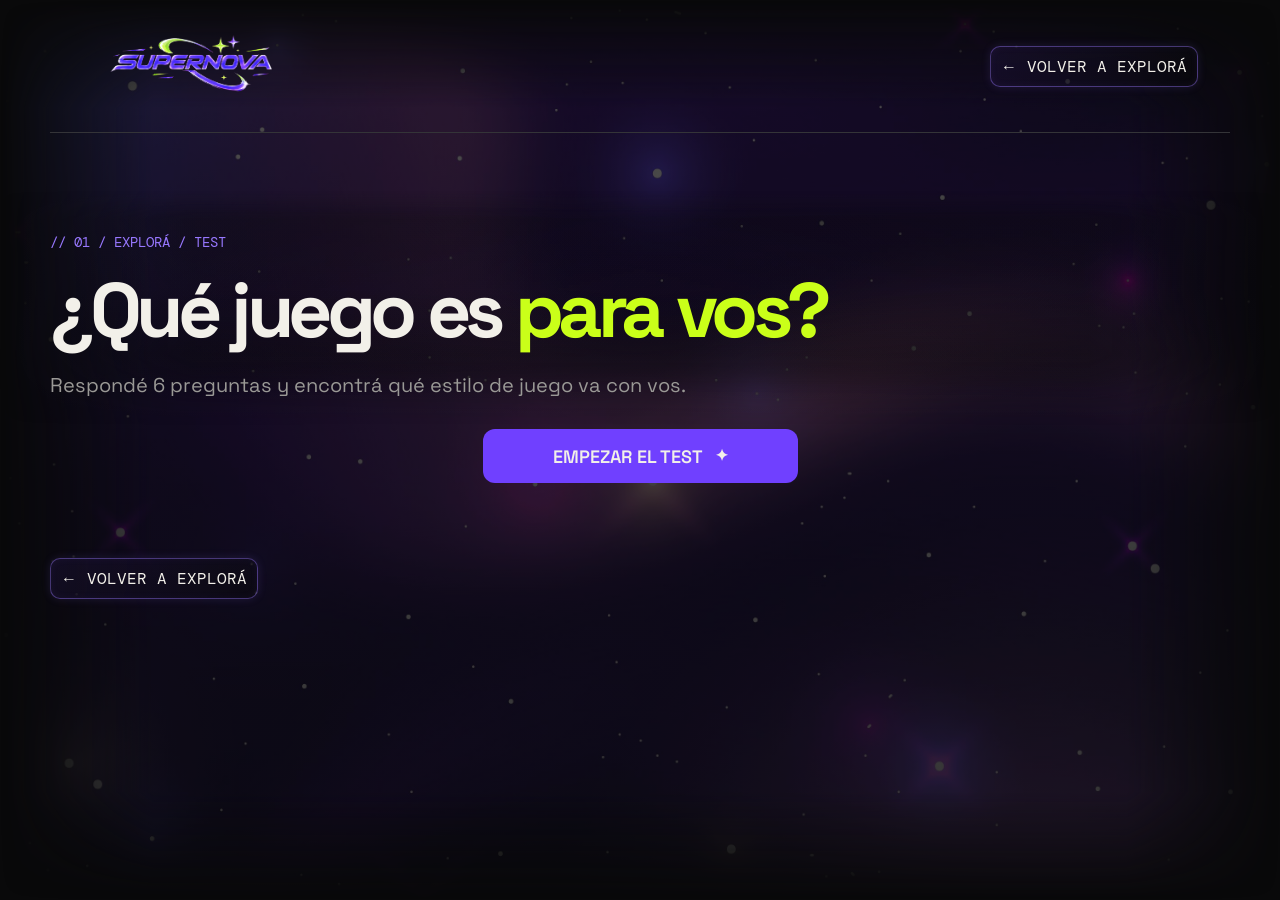
<file: test.html>
<!DOCTYPE html>
<html lang="es">
<head>
    <meta charset="UTF-8">
    <meta name="viewport" content="width=device-width, initial-scale=1.0">
    <title>Test: ¿qué juego es para vos? | SUPERNOVA</title>
    <link rel="preconnect" href="https://fonts.googleapis.com">
    <link rel="preconnect" href="https://fonts.gstatic.com" crossorigin>
    <link href="https://fonts.googleapis.com/css2?family=DM+Mono:wght@400;500&family=Space+Grotesk:wght@400;500;600;700&display=swap" rel="stylesheet">
    <link rel="stylesheet" href="styles.css">
    <style>
        /* Responsive rules */
        @media (max-width: 900px) {
            .circ-mindset-grid {
                grid-template-columns: 1fr;
            }

            .circ-roles-grid {
                grid-template-columns: repeat(2, 1fr);
            }
        }

       .guide-header {
            display: flex;
            align-items: center;
            justify-content: space-between;
            padding: 16px 32px;
            position: relative;
            z-index: 10;
            background: transparent;
        }

        .logo-main {
        width: 220px;
        height: 100px;
        object-fit: contain;
        object-position: center;
        /* Conservá tus reglas de máscara actuales */
         -webkit-mask-image:
        linear-gradient(to right, transparent, #000 8%, #000 92%, transparent),
        linear-gradient(to bottom, transparent, #000 18%, #000 82%, transparent);
        
        -webkit-mask-composite: source-in;
        
        mask-image:
        linear-gradient(to right, transparent, #000 8%, #000 92%, transparent),
        linear-gradient(to bottom, transparent, #000 18%, #000 82%, transparent);
        
        mask-composite: intersect;
        }
    </style>
</head>
<body class="guide-page quiz-page">
    <header class="guide-header">
        <a href="index.html" class="logo" aria-label="SUPERNOVA, volver al inicio">
            <img src="logo supernova finale.png" alt="SUPERNOVA" class="logo-main">
        </a>
        <a class="guide-back" href="index.html#explora">← VOLVER A EXPLORÁ</a>
    </header>

    <main class="guide-main">
        <section class="guide-cover quiz-cover">
            <div class="section-label">// 01 / EXPLORÁ / TEST</div>
            <div class="guide-hero-heading">
                <h1>¿Qué juego es <span>para vos?</span></h1>
            </div>
            <p class="guide-intro">Respondé 6 preguntas y encontrá qué estilo de juego va con vos.</p>
        </section>

        <section class="quiz" id="quiz" aria-live="polite">
            <div class="quiz-start" id="quiz-start">
                <button type="button" class="main-button quiz-btn" id="quiz-begin">EMPEZAR EL TEST <span aria-hidden="true">✦</span></button>
            </div>

            <div class="quiz-question" id="quiz-question" hidden>
                <div class="quiz-progress">
                    <span id="quiz-step">01 / 06</span>
                    <div class="quiz-bar"><div id="quiz-bar-fill"></div></div>
                </div>
                <h2 id="quiz-title"></h2>
                <div class="quiz-options" id="quiz-options"></div>
                <button type="button" class="quiz-previous" id="quiz-previous" hidden>← PREGUNTA ANTERIOR</button>
            </div>

            <div class="quiz-result" id="quiz-result" hidden>
                <span class="guide-step-number">TU RESULTADO</span>
                <div class="quiz-card">
                    <img class="quiz-card-icon" id="result-icon" alt="" width="120" height="120">
                    <h2 id="result-name"></h2>
                    <p id="result-text"></p>
                    <p class="card-tags" id="result-tags"></p>
                    <div class="quiz-games" id="result-games"></div>
                </div>
                <div class="quiz-actions">
                    <button type="button" class="main-button quiz-btn" id="quiz-retry">↻ REPETIR EL TEST</button>
                    <a class="guide-back" id="quiz-explore" href="guia.html">EXPLORAR TODOS LOS GÉNEROS →</a>
                </div>
            </div>
        </section>

        <a class="guide-back guide-back-bottom" href="index.html#explora">← VOLVER A EXPLORÁ</a>
    </main>

    <script>
        var GENRES = {
            accion: {
                name: 'ACCIÓN / AVENTURA',
                icon: 'adventureaction-icon-trimmed.png',
                text: 'Te mueve explorar, pelear y avanzar: mundos para recorrer y desafíos que te mantienen en movimiento.',
                tags: 'Exploración · acción · aventura',
                games: ['Zelda: Breath of the Wild', 'God of War', 'Ghost of Tsushima']
            },
            rpg: {
                name: 'RPG',
                icon: 'rpg icono 3dc.png',
                text: 'Te gusta explorar, crear personajes y meterte de lleno en una historia donde tus decisiones importan.',
                tags: 'Personajes · Decisiones · Exploración',
                games: ['Kingdom Come: Deliverance II', 'Dragon Age: Inquisition', 'Elden Ring']
            },
            shooters: {
                name: 'SHOOTERS',
                icon: 'shooter icon.png',
                text: 'Puntería, reflejos y partidas intensas: lo tuyo es la acción rápida, sola o en equipo.',
                tags: 'Reflejos · Precisión · Competición',
                games: ['Call of Duty', 'Apex Legends', 'DOOM']
            },
            estrategia: {
                name: 'ESTRATEGIA',
                icon: 'white horse 3d.png',
                text: 'Disfrutás ganar por tu ingenio: te gusta pensar tus próximos movimientos, armar un plan y ponerlo a prueba.',
                tags: 'Planificación · Tácticas · Decisiones',
                games: ['Civilization VI', 'Roma II', 'League of Legends']
            },
            simulacion: {
                name: 'SIMULACIÓN',
                icon: 'simulation icon.png',
                text: 'Te gusta construir, cuidar y organizar tu propio mundo, probar distintas posibilidades y jugar a tu ritmo, sin presión.',
                tags: 'Creatividad · Personalización · Tranquilidad',
                games: ['Animal Crossing', 'Paralives', 'Pokémon Pokopia']
            },
            narrativos: {
                name: 'JUEGOS NARRATIVOS',
                icon: 'narr icon 3d.png',
                text: 'Te gusta descubrir historias, conocer personajes, y querés que tus decisiones formen parte de ellas.',
                tags: 'Aventura · Decisiones · Emoción',
                games: ['The Last of Us', 'Detroit: Become Human', 'What Remains of Edith Finch']
            },
            puzzle: {
                name: 'PUZZLE',
                icon: 'puzzle icon 3d-trimmed.png',
                text: 'Te gusta encontrar pistas, conectar ideas y descubrir soluciones a los retos.',
                tags: 'Ingenio · Lógica · Desafíos',
                games: ['Unpacking', 'Blue Prince', 'A Little to the Left']
            },
            roguelike: {
                name: 'ROGUELIKE / ROGUELITE',
                icon: 'roguelike icon 3d-trimmed.png',
                text: 'Cada partida es distinta y fallar es parte del juego: te encanta intentar de nuevo y mejorar.',
                tags: 'Exploración · Acción · Progreso',
                games: ['Darkest Dungeon', 'Slay the Spire', 'Cult of the Lamb']
            }
        };

        var QUESTIONS = [
            {
                q: '¿Cómo te imaginás una tarde de juego ideal?',
                a: [
                    ['Recorriendo un nuevo mundo para descubrir todo lo que esconde', { accion: 2, rpg: 1 }],
                    ['Planificando el siguiente movimiento para encontrar la mejor forma de ganar', { estrategia: 2 }],
                    ['Creando y decorando un espacio o mundo', { simulacion: 2 }],
                    ['Poniendo a prueba mi ingenio', { puzzle: 2 }],
                    ['Compitiendo y tratando de superar mi propio récord', { shooters: 2 }],
                    ['Siguiendo una historia que me atrape', { narrativos: 2 }],
                    ['Intentando distintas formas de resolver desafíos', { roguelike: 2 }]
                ]
            },
            {
                q: '¿Qué es lo que más te engancha de un juego?',
                a: [
                    ['Sentir que estoy viviendo una buena historia', { narrativos: 2, rpg: 1, simulacion: 1 }],
                    ['Ver cómo mi personaje crece y cambia', { rpg: 2, narrativos: 1 }],
                    ['La puntería y los reflejos', { shooters: 2, accion: 1 }],
                    ['Que me obligue a pensar fuera de mi zona de confort', { estrategia: 2, puzzle: 1 }],
                    ['Crear algo y gestionarlo a mi manera', { simulacion: 2 }],
                    ['Que cada partida sea distinta', { roguelike: 2 }],
                    ['Explorar, enfrentarte a enemigos y superar obstáculos', { accion: 2, shooters: 1 }]
                ]
            },
            {
                q: '¿Cuánto tiempo tenés para jugar?',
                a: [
                    ['Partidas cortas, de a ratos', { roguelike: 1, puzzle: 1, shooters: 1 }],
                    ['Una hora o dos, tranquila', { simulacion: 1, narrativos: 1, puzzle: 1 }],
                    ['Tardes enteras para sumergirme', { rpg: 2, estrategia: 1 }],
                    ['Depende del día', { accion: 1, shooters: 1, roguelike: 1, simulacion: 1 }]
                ]
            },
            {
                q: '¿Qué ambiente te gusta más?',
                a: [
                    ['Fantasía y magia', { rpg: 2, narrativos: 1 }],
                    ['Un pueblo cálido y cotidiano', { simulacion: 2, narrativos: 1 }],
                    ['Mundos misteriosos para investigar', { narrativos: 2, puzzle: 1, roguelike: 2 }],
                    ['Escenarios intensos, llenos de acción', { accion: 2, shooters: 1, roguelike: 1 }],
                    ['Ciencia ficción y mundos futuristas', { shooters: 1, estrategia: 1, accion: 1, rpg: 2}],
                    ['Lugares oscuros que me den un poco de miedo', { roguelike: 1, accion: 1}],
                    ['Naturaleza y lugares para explorar', { accion: 1, simulacion: 2, rpg: 1 }]
                ]
            },
            {
                q: 'Si algo sale mal en el juego, ¿qué hacés?',
                a: [
                    ['Lo vuelvo a intentar hasta lograrlo', { roguelike: 2, shooters: 1 }],
                    ['Cambio de estrategia y pruebo otra forma', { estrategia: 2, puzzle: 1, roguelike: 1 }],
                    ['Lo tomo como parte de la historia y sigo adelante', { narrativos: 2, rpg: 1 }],
                    ['Dejo eso para después y sigo explorando', {  simulacion: 2, rpg: 1, narrativos: 1 }],
                    ['Le pido una mano a alguien', { shooters: 2, estrategia: 1 }],
                    ['Peleo, reacciono rápido y siento adrenalina', { accion: 2, shooters: 2}],
                    ['Me adapto a la situación', { estrategia: 1, roguelike: 1, puzzle: 1 }]
                ]
            },
            {
                q: '¿Cómo preferís jugar?',
                a: [
                    ['Sola y a mi ritmo', { narrativos: 2, simulacion: 2, rpg: 2 }],
                    ['Online con amigxs', { shooters: 2, estrategia: 1}],
                    ['En equipo, coordinando para lograr objetivos', { estrategia: 1, shooters: 1, accion: 1 }],
                    ['Compitiendo contra mí misma/o', { roguelike: 1, puzzle: 1 }],
                    ['Me da igual, depende del juego', { narrativos: 1, simulacion: 1, accion: 1 }]
                ]
            }
        ];
        var scores, current, answers;
        var el = function (id) { return document.getElementById(id); };

        function reset() {
            scores = { accion: 0, rpg: 0, shooters: 0, estrategia: 0, simulacion: 0, narrativos: 0, puzzle: 0, roguelike: 0 };
            current = 0;
            answers = [];
        }

        function show(id) {
            ['quiz-start', 'quiz-question', 'quiz-result'].forEach(function (s) {
                el(s).hidden = s !== id;
            });
        }

        function render() {
            var item = QUESTIONS[current];
            el('quiz-previous').hidden = current === 0;
            el('quiz-step').textContent = '0' + (current + 1) + ' / 0' + QUESTIONS.length;
            el('quiz-bar-fill').style.width = ((current + 1) / QUESTIONS.length * 100) + '%';
            el('quiz-title').textContent = item.q;
            var box = el('quiz-options');
            box.innerHTML = '';
            item.a.forEach(function (opt) {
                var b = document.createElement('button');
                b.type = 'button';
                b.className = 'quiz-option';
                b.textContent = opt[0];
                b.addEventListener('click', function () { answer(opt[1]); });
                box.appendChild(b);
            });
        }

        function answer(points) {
            for (var k in points) { scores[k] += points[k]; }
            answers.push(points);
            current++;
            if (current < QUESTIONS.length) { render(); } else { finish(); }
        }

        function previous() {
            if (current === 0) return;
            var points = answers.pop();
            for (var genre in points) { scores[genre] -= points[genre]; }
            current--;
            render();
            el('quiz-title').focus();
        }

        function finish() {
            var best = Object.keys(scores).reduce(function (a, b) { return scores[b] > scores[a] ? b : a; });
            var g = GENRES[best];
            el('result-icon').src = g.icon;
            el('result-icon').dataset.genre = best;
            el('result-name').textContent = g.name;
            el('result-text').textContent = g.text;
            el('result-tags').textContent = g.tags;
            el('result-games').innerHTML = '';
            g.games.forEach(function (name) {
                var s = document.createElement('span');
                s.textContent = name;
                el('result-games').appendChild(s);
            });
            show('quiz-result');
        }

        el('quiz-begin').addEventListener('click', function () { reset(); render(); show('quiz-question'); });
        el('quiz-retry').addEventListener('click', function () { reset(); show('quiz-start'); });
        el('quiz-title').tabIndex = -1;
        el('quiz-previous').addEventListener('click', previous);
        el('quiz-explore').addEventListener('click', function (event) {
            if (event.defaultPrevented || event.button !== 0 || event.metaKey || event.ctrlKey || event.shiftKey || event.altKey) return;
            try {
                sessionStorage.setItem('guide-scroll-target', 'estilos-de-juego');
            } catch (error) {
                this.href = 'guia.html#estilos-de-juego';
            }
        });
        reset();
    </script>
    <script src="sparkles.js"></script>
</body>
</html>
</file>
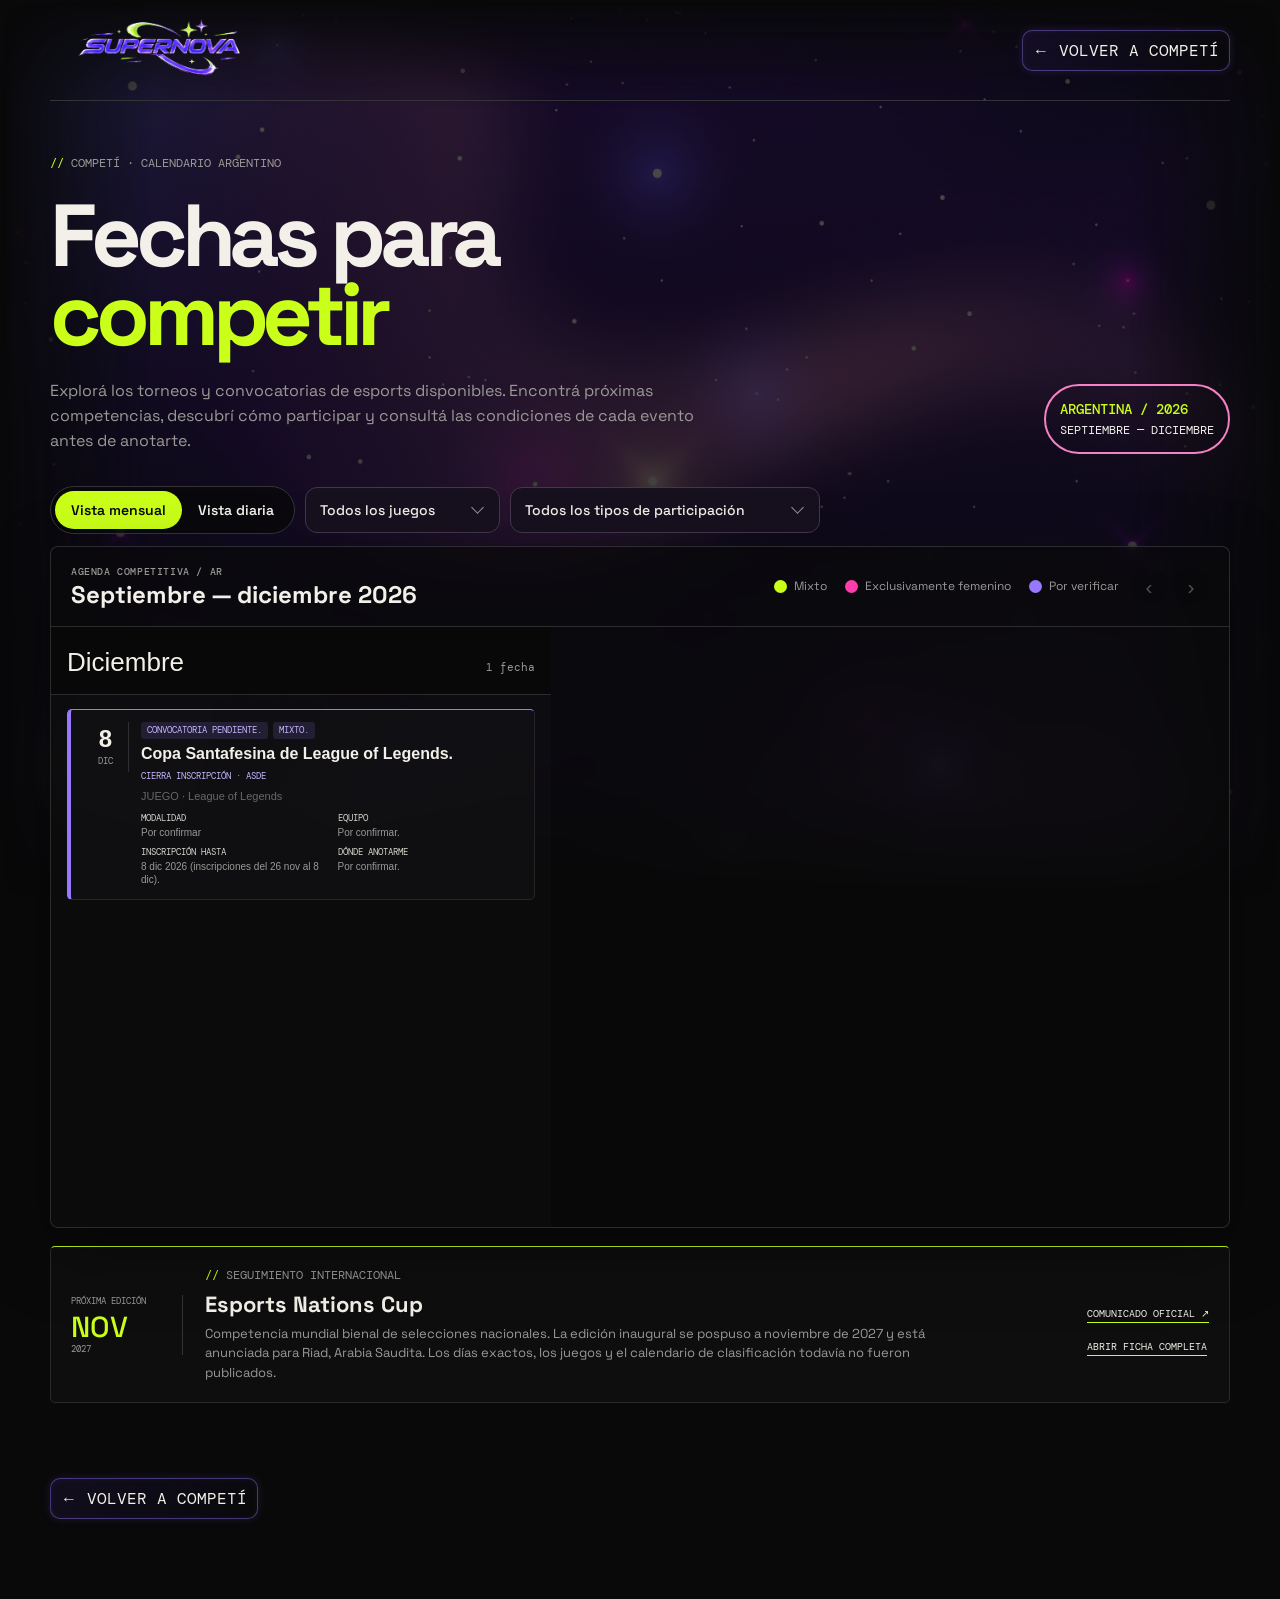
<file: torneos.html>
<!DOCTYPE html>
<html lang="es">
<head>
	<meta charset="UTF-8">
	<meta name="viewport" content="width=device-width, initial-scale=1.0">
	<meta name="theme-color" content="#09090a">
	<title>Calendario de torneos 2026 | SUPERNOVA</title>

	<link rel="preconnect" href="https://fonts.googleapis.com">
	<link rel="preconnect" href="https://fonts.gstatic.com" crossorigin>
	<link href="https://fonts.googleapis.com/css2?family=DM+Mono:wght@400;500&family=Space+Grotesk:wght@400;500;600;700&display=swap" rel="stylesheet">
	<link rel="stylesheet" href="styles.css">

	<style>
		.tournament-page {
			--cal-paper: rgba(9, 9, 10, .68);
			--cal-white: rgba(18, 18, 21, .76);
			--cal-ink: var(--off-white);
			--cal-muted: var(--gray);
			--cal-rule: rgba(154, 153, 150, .24);
			--cal-pink: var(--pink);
			--cal-yellow: var(--green);
			--cal-blue: #9edcf0;
		}

		.tournament-page .guide-main { padding: 54px 0 80px; }
		.tournament-page .guide-header .logo img {
    width: 220px;
    height: 100px;
    object-fit: contain;
}
		.tor-intro { display: flex; align-items: end; justify-content: space-between; gap: 32px; margin-bottom: 32px; }
		.tor-intro-copy { max-width: 780px; }
		.tor-eyebrow { color: var(--gray); font-family: "DM Mono", monospace; font-size: 12px; }
		.tor-eyebrow span { color: var(--green); }
		.tor-title { margin: 18px 0 14px; font-size: 58px; line-height: .98; }
		.tor-title span { color: var(--green); }
		.tor-lede { max-width: 660px; margin: 0; color: var(--gray); font-size: 16px; line-height: 1.55; }
		.tor-period { flex: 0 0 auto; padding: 12px 14px; border: 2px solid rgba(255, 135, 204, .96); border-radius: 999px; color: var(--off-white); font-family: "DM Mono", monospace; font-size: 12px; line-height: 1.6; }
		.tor-period strong { display: block; color: var(--green); font-size: 14px; font-weight: 500; }

		.tor-controls { display: flex; align-items: center; justify-content: space-between; gap: 16px; margin-bottom: 12px; }
		.tor-control-group { display: flex; align-items: center; gap: 10px; }
		.tor-view-switch { display: inline-flex; padding: 4px; border: 1px solid var(--dark-gray); border-radius: 999px; background: rgba(9, 9, 10, .82); }
		.tor-view-switch:focus-within { border-color: var(--green); }
		.tor-view-button { min-height: 38px; padding: 0 16px; border: 0; border-radius: 999px; background: transparent; color: var(--off-white); font: 600 14px "Space Grotesk", sans-serif; cursor: pointer; transition: background .2s, color .2s; }
		.tor-view-button[aria-pressed="true"] { background: var(--green); color: var(--black); }
		.tor-select-wrap { position: relative; display: inline-grid; min-width: 190px; }
		.tor-select-wrap--participation, .tor-select-wrap--participation .tor-select { min-width: 310px; }
		.tor-select { grid-area: 1 / 1; min-height: 46px; min-width: 190px; padding: 0 48px 0 14px; align-items: center; line-height: 1.3; appearance: none; -webkit-appearance: none; border: 1px solid #45364f; border-radius: 12px; background: #17111f; color: var(--off-white); font: 500 14px "Space Grotesk", sans-serif; }
		.tor-select-wrap::after { content: ""; grid-area: 1 / 1; align-self: center; justify-self: end; width: 8px; height: 8px; margin: -4px 18px 0 0; border-right: 1.5px solid var(--gray); border-bottom: 1.5px solid var(--gray); transform: rotate(45deg); pointer-events: none; }
		.tor-select-wrap:has(.tor-select:focus-visible)::after, .tor-select-wrap:has(.tor-select:open)::after { border-color: var(--green); }
		.tor-select:focus-visible { border-color: var(--green); outline: none; }
		.tor-select:open { border-color: var(--green); }
		.tor-select option { padding: 8px 14px; background: #17111f; color: var(--off-white); }
		.tor-select option:checked { background: #b8ff00; color: #17121d; }
		@supports (appearance: base-select) {
			.tor-select, .tor-select::picker(select) { appearance: base-select; }
			.tor-select::picker-icon { display: none; }
			.tor-select::picker(select) { inline-size: anchor-size(width); min-inline-size: anchor-size(width); max-inline-size: anchor-size(width); max-block-size: 320px; margin-block-start: 8px; padding: 6px; overflow-y: auto; border: 1px solid #45364f; border-radius: 12px; background: #17111f; color: var(--off-white); box-shadow: 0 14px 32px rgba(0, 0, 0, .48); }
			.tor-select option { min-block-size: 38px; margin-block: 2px; padding: 9px 14px; border-radius: 8px; background: transparent; color: var(--off-white); }
			.tor-select option:hover:not(:checked) { background: #281f33; color: var(--off-white); }
			.tor-select option:checked { background: #b8ff00; color: #17121d; }
		}
		.tor-view-button:focus-visible, .tor-arrow:focus-visible, .tor-month-select:focus-visible, .tor-event-card:focus-visible, .tor-calendar-event:focus-visible, .tor-international-open:focus-visible { outline: 3px solid var(--green); outline-offset: 3px; }

		.tor-board { overflow: hidden; border: 1px solid var(--cal-rule); border-radius: 8px; background: var(--cal-paper); color: var(--cal-ink); box-shadow: 0 24px 70px rgba(0,0,0,.34); backdrop-filter: blur(8px); }
		.tor-board-head { min-height: 80px; padding: 16px 20px; display: flex; align-items: center; justify-content: space-between; gap: 18px; border-bottom: 1px solid var(--cal-rule); }
		.tor-board-kicker { margin: 0 0 5px; color: var(--cal-muted); font: 500 10px "DM Mono", monospace; letter-spacing: .06em; }
		.tor-board-title { margin: 0; font-size: 24px; line-height: 1; }
		.tor-board-tools { display: flex; align-items: center; gap: 12px; }
		.tor-legend { display: flex; align-items: center; gap: 18px; color: var(--gray); font-size: 12px; }
		.tor-legend span { display: inline-flex; align-items: center; gap: 7px; white-space: nowrap; }
		.tor-legend i { width: 13px; height: 13px; display: inline-block; border-radius: 50%; }
		.tor-legend .legend-open { background: var(--cal-blue); }
		.tor-legend .legend-mixed { background: var(--cal-yellow); }
		.tor-legend .legend-women { background: var(--cal-pink); }
		.tor-legend .legend-check { background: var(--purple-light); }
		.tor-arrows { display: flex; gap: 6px; }
		.tor-arrow { width: 36px; height: 36px; display: grid; place-items: center; border: 0; border-radius: 50%; background: var(--black); color: var(--off-white); font-size: 21px; line-height: 1; cursor: pointer; transition: background .2s, color .2s, transform .2s; }
		.tor-arrow:hover:not(:disabled) { transform: scale(1.05); background: var(--green); color: var(--black); }
		.tor-arrow:disabled { opacity: .3; cursor: not-allowed; }

		.tor-month-rail { display: grid; grid-template-columns: none; grid-auto-flow: column; grid-auto-columns: 500px; overflow-x: auto; overscroll-behavior-x: contain; scroll-snap-type: x mandatory; scrollbar-color: var(--gray) var(--dark-gray); scrollbar-width: thin; }
		.tor-month-column { height: 600px; min-height: 0; padding: 0; overflow-y: auto; border-right: 1px solid var(--cal-rule); background: rgba(255, 255, 255, .012); scrollbar-color: var(--gray) var(--dark-gray); scrollbar-width: thin; scroll-snap-align: start; }
		.tor-month-column:last-child { border-right: 0; }
		.tor-month-top { position: sticky; top: 0; z-index: 2; margin: 0; padding: 16px; display: flex; align-items: baseline; justify-content: space-between; gap: 12px; border-bottom: 1px solid var(--cal-rule); background: rgba(9, 9, 10, .98); }
		.tor-month-select { padding: 0; border: 0; background: transparent; color: var(--cal-ink); text-align: left; cursor: pointer; }
		.tor-month-select span { display: block; color: var(--cal-muted); font: 500 10px "DM Mono", monospace; }
		.tor-month-select strong { display: block; margin-top: 4px; font-size: 26px; font-weight: 500; }
		.tor-month-count { color: var(--cal-muted); font: 11px "DM Mono", monospace; white-space: nowrap; }
		.tor-month-events { padding: 14px 16px 16px; display: grid; align-content: start; gap: 10px; }

		.tor-event-card { width: 100%; min-height: 98px; padding: 12px; display: grid; grid-template-columns: 46px minmax(0, 1fr); gap: 12px; border: 1px solid rgba(154, 153, 150, .16); border-top: 1px solid var(--event-color, var(--cal-blue)); border-left: 4px solid var(--event-color, var(--cal-blue)); border-radius: 5px; background: var(--cal-white); color: var(--cal-ink); text-align: left; cursor: pointer; transition: border-color .18s, background-color .18s, transform .18s; }
		.tor-event-card:hover, .tor-event-card[aria-pressed="true"] { border-color: var(--event-color, var(--green)); background: rgba(255, 255, 255, .045); transform: translateY(-3px); }
		.tor-event-date { align-self: start; display: grid; justify-items: center; padding: 5px 2px; border-right: 1px solid var(--cal-rule); }
		.tor-event-date strong { font-size: 24px; line-height: 1; font-weight: 600; }
		.tor-event-date span { margin-top: 4px; color: var(--cal-muted); font: 9px "DM Mono", monospace; text-transform: uppercase; }
		.tor-event-body { min-width: 0; }
		.tor-event-tags { display: flex; flex-wrap: wrap; gap: 5px; margin-bottom: 6px; }
		.tor-tag { padding: 3px 6px; border-radius: 3px; background: rgba(255, 255, 255, .07); color: var(--off-white); font: 9px "DM Mono", monospace; line-height: 1.2; text-transform: uppercase; }
		.tor-tag.status-confirmed, .tor-tag.participation-mixed { background: rgba(202, 255, 25, .12); color: var(--green); }
		.tor-tag.status-open, .tor-tag.participation-open { background: rgba(158, 220, 240, .12); color: var(--cal-blue); }
		.tor-tag.status-closed { background: rgba(255, 255, 255, .1); color: var(--off-white); }
		.tor-tag.status-pending, .tor-tag.participation-verify { background: rgba(152, 120, 255, .14); color: #c7b6ff; }
		.tor-tag.participation-women { background: rgba(255, 60, 172, .13); color: #ff83ce; }
		.tor-event-name { display: block; margin: 0; font-size: 16px; line-height: 1.15; font-weight: 600; }
		.tor-event-game { display: block; margin-top: 6px; color: #686963; font-size: 11px; line-height: 1.35; }
		.tor-event-phase { display: block; margin-top: 7px; color: #c7b6ff; font: 9px "DM Mono", monospace; line-height: 1.4; text-transform: uppercase; }
		.tor-event-quick { margin-top: 9px; display: grid; grid-template-columns: repeat(2, minmax(0, 1fr)); gap: 6px 12px; color: var(--gray); font-size: 10px; line-height: 1.35; }
		.tor-event-quick span { min-width: 0; overflow-wrap: anywhere; }
		.tor-event-quick strong { display: block; margin-bottom: 2px; color: #d6d4cc; font: 9px "DM Mono", monospace; text-transform: uppercase; }
		.tor-no-events { padding: 22px 14px; border: 1px dashed var(--cal-rule); color: var(--cal-muted); font-size: 13px; line-height: 1.45; }
		.tor-rail-empty { padding: 26px; color: var(--cal-muted); font-size: 14px; }

		.tor-month-view { padding: 18px; }
		.tor-calendar-scroll { overflow-x: auto; }
		.tor-calendar { min-width: 700px; display: grid; grid-template-columns: repeat(7, minmax(0, 1fr)); border-top: 1px solid var(--cal-rule); border-left: 1px solid var(--cal-rule); }
		.tor-weekday { min-height: 38px; padding: 10px 8px; border-right: 1px solid var(--cal-rule); border-bottom: 1px solid var(--cal-rule); color: var(--cal-muted); font: 10px "DM Mono", monospace; text-align: center; text-transform: uppercase; }
		.tor-day-cell { min-height: 108px; padding: 8px; border-right: 1px solid var(--cal-rule); border-bottom: 1px solid var(--cal-rule); background: rgba(255, 255, 255, .018); }
		.tor-day-cell.is-outside { background: rgba(255, 255, 255, .008); color: #696a65; }
		.tor-day-number { width: 24px; height: 24px; display: grid; place-items: center; border-radius: 50%; font-size: 12px; }
		.tor-day-cell.is-today .tor-day-number { background: var(--green); color: var(--black); }
		.tor-day-events { display: grid; gap: 4px; margin-top: 5px; }
		.tor-calendar-event { width: 100%; padding: 5px 6px; overflow: hidden; border: 0; border-left: 3px solid var(--event-color, var(--cal-blue)); border-radius: 3px; background: rgba(255, 255, 255, .055); color: var(--off-white); font: 10px "Space Grotesk", sans-serif; text-align: left; text-overflow: ellipsis; white-space: nowrap; cursor: pointer; }
		.tor-calendar-event:hover, .tor-calendar-event[aria-pressed="true"] { background: rgba(255, 255, 255, .12); }
		.tor-calendar-event.participation-open { --event-color: var(--cal-blue); }
		.tor-calendar-event.participation-mixed { --event-color: var(--cal-yellow); }
		.tor-calendar-event.participation-women { --event-color: var(--cal-pink); }
		.tor-calendar-event.participation-verify { --event-color: var(--purple-light); }

		.tor-event-dialog { --dialog-accent: var(--purple-light); position: fixed; inset: 0; width: min(940px, calc(100% - 32px)); max-width: none; max-height: min(88vh, 900px); margin: auto; padding: 0; overflow: auto; border: 1px solid rgba(154, 153, 150, .32); border-top: 3px solid var(--dialog-accent); border-radius: 8px; background: rgba(9, 9, 10, .97); color: var(--off-white); box-shadow: 0 24px 100px rgba(0, 0, 0, .68); }
		.tor-event-dialog[data-participation="open"] { --dialog-accent: var(--cal-blue); }
		.tor-event-dialog[data-participation="mixed"] { --dialog-accent: var(--green); }
		.tor-event-dialog[data-participation="women"] { --dialog-accent: var(--pink); }
		.tor-event-dialog[data-participation="verify"] { --dialog-accent: var(--purple-light); }
		.tor-event-dialog::backdrop { background: rgba(0, 0, 0, .72); backdrop-filter: blur(5px); }
		.tor-dialog-head { min-height: 58px; padding: 10px 16px 10px 22px; display: flex; align-items: center; justify-content: space-between; border-bottom: 1px solid var(--cal-rule); }
		.tor-dialog-label { margin: 0; color: var(--dialog-accent); font: 10px "DM Mono", monospace; text-transform: uppercase; }
		.tor-dialog-close { width: 36px; height: 36px; display: grid; place-items: center; border: 1px solid var(--dialog-accent); border-radius: 50%; background: transparent; color: var(--off-white); font-size: 22px; line-height: 1; cursor: pointer; }
		.tor-dialog-close:hover, .tor-dialog-close:focus-visible { border-color: var(--green); background: var(--green); color: var(--black); outline: none; }
		.tor-dialog-content { padding: 22px; display: grid; grid-template-columns: minmax(0, 1.2fr) minmax(220px, .8fr); gap: 24px; }
		.tor-detail-kicker { margin: 0 0 6px; color: var(--dialog-accent); font: 10px "DM Mono", monospace; text-transform: uppercase; }
		.tor-detail-title { margin: 0 0 8px; font-size: 22px; line-height: 1.15; }
		.tor-detail-copy { max-width: 700px; margin: 0; color: var(--gray); font-size: 13px; line-height: 1.5; }
		.tor-detail-meta { display: flex; flex-wrap: wrap; gap: 7px; margin-top: 12px; }
		.tor-detail-meta span { padding: 5px 8px; border: 1px solid var(--cal-rule); border-radius: 999px; color: var(--off-white); font-size: 11px; }
		.tor-detail-facts { margin-top: 18px; display: grid; grid-template-columns: repeat(2, minmax(0, 1fr)); gap: 0 18px; }
		.tor-detail-field { min-width: 0; padding: 9px 0; border-top: 1px solid var(--cal-rule); }
		.tor-detail-field dt { margin-bottom: 4px; color: var(--cal-muted); font: 9px "DM Mono", monospace; text-transform: uppercase; }
		.tor-detail-field dd { margin: 0; color: var(--off-white); font-size: 12px; line-height: 1.4; overflow-wrap: anywhere; }
		.tor-source-list a, .tor-detail-field a { min-height: 44px; padding: 10px 14px; display: inline-flex; align-items: center; justify-content: center; gap: 10px; border: 1px solid rgba(152, 120, 255, .62); border-radius: 8px; background: linear-gradient(135deg, rgba(112, 64, 255, .22), rgba(33, 22, 65, .52)); box-shadow: inset 0 0 10px rgba(152, 100, 255, .05); color: var(--off-white); font: 600 12px "DM Mono", monospace; line-height: 1.35; text-decoration: none; transition: background .12s ease, color .12s ease, border-color .12s ease, box-shadow .12s ease, transform .12s ease; }
		.tor-detail-stages { display: grid; gap: 5px; }
		.tor-detail-stages span { display: block; }
		.tor-source-list { display: flex; flex-direction: column; align-items: flex-start; justify-content: center; gap: 8px; }
		.tor-source-list > span { color: var(--purple-light); font: 700 10px "DM Mono", monospace; text-shadow: 0 0 8px rgba(152, 120, 255, .42); text-transform: uppercase; }
		.tor-source-list a { width: 100%; justify-content: flex-start; overflow-wrap: anywhere; }
		.tor-source-list a:hover, .tor-source-list a:focus-visible, .tor-detail-field a:hover, .tor-detail-field a:focus-visible { border-color: var(--green); background: var(--green); box-shadow: 0 6px 20px rgba(202, 255, 25, .18); color: var(--black); transform: translateY(-2px); outline: none; }
		.tor-source-list a:focus-visible, .tor-detail-field a:focus-visible { outline: 2px solid var(--green); outline-offset: 3px; }

		.tor-note { margin-top: 16px; padding: 18px 20px; display: grid; grid-template-columns: auto 1fr; align-items: start; gap: 14px; border: 1px solid rgba(202,255,25,.25); background: rgba(202,255,25,.045); }
		.tor-note-mark { width: 28px; height: 28px; display: grid; place-items: center; border: 1px solid var(--green); border-radius: 50%; color: var(--green); font: 500 14px "DM Mono", monospace; }
		.tor-note h2 { margin: 0 0 5px; font-size: 16px; }
		.tor-note p { max-width: 900px; margin: 0; color: var(--gray); font-size: 13px; line-height: 1.5; }
		.tor-note strong { color: var(--off-white); }
		.tor-method-note { margin: 18px 0 0; color: #767570; font-size: 11px; line-height: 1.5; }
		.tor-empty-filter { padding: 34px 18px; color: var(--cal-muted); text-align: center; }
		.tor-empty-filter strong { display: block; margin-bottom: 7px; color: var(--off-white); font-size: 18px; }
		.tor-international { margin-top: 18px; padding: 20px; display: grid; grid-template-columns: 112px minmax(0, 1fr) auto; align-items: center; gap: 22px; border: 1px solid rgba(154, 153, 150, .2); border-top-color: var(--green); border-radius: 5px; background: rgba(255, 255, 255, .025); }
		.tor-international-date { padding-right: 18px; border-right: 1px solid var(--dark-gray); font-family: "DM Mono", monospace; }
		.tor-international-date span { display: block; color: var(--gray); font-size: 9px; }
		.tor-international-date strong { display: block; margin: 5px 0 2px; color: var(--green); font: 500 29px "Space Grotesk", sans-serif; line-height: 1; }
		.tor-international-copy .tor-eyebrow { margin: 0 0 7px; }
		.tor-international-copy h2 { margin: 0 0 6px; font-size: 22px; }
		.tor-international-copy p:last-child { max-width: 760px; margin: 0; color: var(--gray); font-size: 13px; line-height: 1.5; }
		.tor-international-link { padding: 10px 0; color: var(--off-white); font: 10px "DM Mono", monospace; text-decoration-color: var(--green); text-underline-offset: 5px; white-space: nowrap; }
		.tor-international-link:hover, .tor-international-link:focus-visible { color: var(--green); }
		.tor-international-actions { display: flex; flex-direction: column; align-items: flex-start; gap: 10px; }
		.tor-international-open { padding: 0; border: 0; background: transparent; color: var(--off-white); font: 10px "DM Mono", monospace; text-decoration: underline; text-decoration-color: var(--green); text-underline-offset: 5px; cursor: pointer; }
		.tor-international-open:hover, .tor-international-open[aria-pressed="true"] { color: var(--green); }
		[hidden] { display: none !important; }

		@media (max-width: 850px) {
			.tor-intro { align-items: start; flex-direction: column; gap: 18px; }
			.tor-controls { align-items: stretch; flex-direction: column; }
			.tor-control-group { flex-wrap: wrap; }
			.tor-legend { display: none; }
			.tor-month-rail { grid-template-columns: none; grid-auto-columns: 82vw; }
			.tor-dialog-content { grid-template-columns: 1fr; gap: 18px; }
			.tor-source-list { padding-top: 14px; border-top: 1px solid var(--cal-rule); }
		}

		@media (max-width: 600px) {
			.tournament-page .guide-main { padding-top: 36px; }
			.tournament-page .guide-header { width: calc(100% - 32px); }
			.tournament-page .guide-header .logo img { width: min(200px, calc(100vw - 230px)); height: 50px; }
			.tor-title { max-width: 450px; font-size: 42px; }
			.tor-lede { font-size: 14px; }
			.tor-controls { gap: 10px; }
			.tor-control-group { align-items: stretch; flex-direction: column; }
			.tor-view-switch { width: max-content; }
			.tor-select { width: 100%; }
			.tor-select-wrap--participation, .tor-select-wrap--participation .tor-select { width: 100%; min-width: 0; }
			.tor-select-wrap--participation .tor-select { padding-right: 32px; }
			.tor-select-wrap--participation::after { margin-right: 14px; }
			.tor-board-head { min-height: 72px; padding: 13px; }
			.tor-board-title { font-size: 19px; }
			.tor-board-tools { gap: 8px; }
			.tor-legend { display: none; }
			.tor-month-rail { grid-template-columns: none; grid-auto-columns: 88vw; }
			.tor-month-column { height: 340px; min-height: 0; padding: 0; }
			.tor-month-top { padding: 12px; }
			.tor-month-events { padding: 12px; }
			.tor-month-view { padding: 10px; }
			.tor-day-cell { min-height: 82px; padding: 5px; }
			.tor-calendar-event { padding: 4px; font-size: 9px; }
			.tor-dialog-content { padding: 16px; }
			.tor-detail-title { font-size: 19px; }
			.tor-note { padding: 14px; }
			.tor-international-actions { grid-column: 2; }
			.tor-detail-facts { grid-template-columns: 1fr; }
			.tor-international { grid-template-columns: 76px minmax(0, 1fr); gap: 14px; padding: 15px; }
			.tor-international-date { padding-right: 10px; }
			.tor-international-link { grid-column: 2; justify-self: start; }
		}

		@media (max-width: 360px) {
			.tor-select-wrap--participation .tor-select { padding-right: 28px; }
			.tor-select-wrap--participation::after { margin-right: 12px; }
		}

		@media (prefers-reduced-motion: reduce) {
			.tor-view-button, .tor-arrow, .tor-event-card { transition: none; }
		}

		/* Responsive rules */
        @media (max-width: 900px) {
            .circ-mindset-grid {
                grid-template-columns: 1fr;
            }

            .circ-roles-grid {
                grid-template-columns: repeat(2, 1fr);
            }
        }

       .guide-header img {
		width: 220px;
		height: auto;
		max-width: none;
		object-fit: contain;
		}

        .logo-main {
        width: 220px;
        height: 100px;
        object-fit: contain;
        object-position: center;
        /* Conservá tus reglas de máscara actuales */
         -webkit-mask-image:
        linear-gradient(to right, transparent, #000 8%, #000 92%, transparent),
        linear-gradient(to bottom, transparent, #000 18%, #000 82%, transparent);
        
        -webkit-mask-composite: source-in;
        
        mask-image:
        linear-gradient(to right, transparent, #000 8%, #000 92%, transparent),
        linear-gradient(to bottom, transparent, #000 18%, #000 82%, transparent);
        
        mask-composite: intersect;
        }
	</style>
</head>

<body class="guide-page tournament-page">
	<header class="guide-header">
		<a href="index.html" class="logo" aria-label="SUPERNOVA, volver al inicio">
			<img src="logo supernova finale.png" alt="SUPERNOVA" class="logo-main">
		</a>
		<a class="guide-back" href="index.html#competi">← VOLVER A COMPETÍ</a>
	</header>

	<main class="guide-main">
		<section class="tor-intro" aria-labelledby="tor-title">
			<div class="tor-intro-copy">
				<div class="tor-eyebrow"><span>//</span> COMPETÍ · CALENDARIO ARGENTINO</div>
				<h1 class="tor-title" id="tor-title">Fechas para <span>competir</span></h1>
				<p class="tor-lede"> Explorá los torneos y convocatorias de esports disponibles. Encontrá próximas competencias, descubrí cómo participar y consultá las condiciones de cada evento antes de anotarte.</p>
			</div>
			<div class="tor-period"><strong>ARGENTINA / 2026</strong>SEPTIEMBRE — DICIEMBRE</div>
		</section>

		<section aria-label="Calendario de torneos">
			<div class="tor-controls">
				<div class="tor-control-group">
					<div class="tor-view-switch" role="group" aria-label="Modo de calendario">
						<button class="tor-view-button" type="button" data-view="day" aria-pressed="true">Vista mensual</button>
						<button class="tor-view-button" type="button" data-view="month" aria-pressed="false">Vista diaria</button>
					</div>
					<span class="tor-select-wrap">
						<select class="tor-select" id="game-filter" aria-label="Filtrar por juego">
							<option value="all">Todos los juegos</option>
							<option value="Counter-Strike 2">Counter-Strike 2</option>
							<option value="EA SPORTS FC">EA SPORTS FC</option>
							<option value="Clash Royale">Clash Royale</option>
							<option value="Fortnite">Fortnite</option>
							<option value="Mortal Kombat 11">Mortal Kombat 11</option>
							<option value="League of Legends">League of Legends</option>
						</select>
					</span>
					<span class="tor-select-wrap tor-select-wrap--participation">
						<select class="tor-select" id="participation-filter" aria-label="Filtrar por participación">
							<option value="all">Todos los tipos de participación</option>
							<option value="mixed">Mixto</option>
							<option value="women">Exclusivamente femenino</option>
							<option value="verify">Por verificar</option>
						</select>
					</span>
				</div>
			</div>

			<div class="tor-board">
				<div class="tor-board-head">
					<div>
						<p class="tor-board-kicker">AGENDA COMPETITIVA / AR</p>
						<h2 class="tor-board-title" id="board-title">Septiembre — diciembre 2026</h2>
					</div>
					<div class="tor-board-tools">
						<div class="tor-legend" aria-label="Leyenda de formatos">
							<span><i class="legend-mixed"></i>Mixto </span>
							<span><i class="legend-women"></i> Exclusivamente femenino</span>
							<span><i class="legend-check"></i>Por verificar</span>
						</div>
						<div class="tor-arrows">
							<button class="tor-arrow" id="month-prev" type="button" aria-label="Mes anterior">‹</button>
							<button class="tor-arrow" id="month-next" type="button" aria-label="Mes siguiente">›</button>
						</div>
					</div>
				</div>
				<div class="tor-month-rail" id="day-view" aria-label="Torneos organizados por mes"></div>
				<div class="tor-month-view" id="month-view" hidden></div>
				<dialog class="tor-event-dialog" id="event-detail" aria-labelledby="event-dialog-label">
					<div class="tor-dialog-head">
						<h2 class="tor-dialog-label" id="event-dialog-label">Ficha de competencia</h2>
						<button class="tor-dialog-close" id="event-dialog-close" type="button" aria-label="Cerrar ficha">×</button>
					</div>
					<div class="tor-dialog-content" id="event-dialog-content"></div>
				</dialog>
			</div>
		</section>

		<aside class="tor-international" aria-labelledby="enc-title">
			<div class="tor-international-date"><span>PRÓXIMA EDICIÓN</span><strong>NOV</strong><span>2027</span></div>
			<div class="tor-international-copy">
				<p class="tor-eyebrow"><span>//</span> SEGUIMIENTO INTERNACIONAL</p>
				<h2 id="enc-title">Esports Nations Cup</h2>
				<p>Competencia mundial bienal de selecciones nacionales. La edición inaugural se pospuso a noviembre de 2027 y está anunciada para Riad, Arabia Saudita. Los días exactos, los juegos y el calendario de clasificación todavía no fueron publicados.</p>
			</div>
			<div class="tor-international-actions">
				<a class="tor-international-link" href="https://esportsnationscup.com/en/press-releases/ef-postpones-enc-to-november-2027" target="_blank" rel="noopener noreferrer">COMUNICADO OFICIAL ↗</a>
				<button class="tor-international-open" type="button" data-event-id="enc-2027" aria-pressed="false">ABRIR FICHA COMPLETA</button>
			</div>
		</aside>

		<a class="guide-back guide-back-bottom" href="index.html#competi">← VOLVER A COMPETÍ</a>
	</main>

	<script>
		const tournamentEvents = [
			{
				id: 'firesports',
				title: 'FiReSPORTS Last Chance 2026',
				shortTitle: 'FiReSPORTS',
				start: '2026-10-29',
				end: '2026-11-01',
				range: '29 oct — 1 nov',
				status: 'Inscripción anunciada; verificá si quedan cupos.',
				statusType: 'confirmed',
				participation: 'Sí, con equipo.',
				participationType: 'verify',
				modality: 'Presencial (LAN).',
				age: 'No especificada.',
				genderRequirements: 'Competencia mixta profesional.',
				residency: 'Internacional: equipos de distintas regiones VRS.',
				competitionFormat: '16 equipos; grupos y playoffs.',
				teamSize: 'Por confirmar en las reglas oficiales.',
				deadline: '1 de noviembre.',
				registration: [
                    { label: "SITIO OFICIAL", url: "https://firesports.gg/" }
                ],
				bases: 'Por confirmar.',
				games: ['Counter-Strike 2'],
				venue: 'Buenos Aires, Argentina.',
				description: 'Torneo profesional de CS2 con un prize pool de $75.000. Por el momento, no cuenta con categoría femenina anunciada.',
				sources: [
					{ label: 'Visit Esports · calendario Argentina', url: 'https://visitesports.com/locations/ar' },
					{ label: 'EGamersWorld · calendario de CS2', url: 'https://es.egamersworld.com/counterstrike/events/region/ar' }
				],
				markers: [
					{ date: '2026-10-29', label: 'Comienza · FiReSPORTS' },
					{ date: '2026-11-01', label: 'Finaliza · FiReSPORTS' }
				]
			},
			{
				id: 'evita',
				title: 'Juegos Deportivos Nacionales Evita 2026.',
				shortTitle: 'Juegos Evita.',
				start: '2026-11-02',
				end: '2026-11-07',
				range: '2 — 7 nov',
				status: 'Fecha confirmada.',
				statusType: 'confirmed',
				participation: 'Mixto confirmado',
				participationType: 'mixed',
				modality: 'Por confirmar.',
				age: 'Sub-17.',
				genderRequirements: 'Mixto confirmado.',
				residency: 'Requiere participar en el proceso clasificatorio de tu provincia.',
				competitionFormat: 'Individual.',
				teamSize: 'Individual (1 participante).',
				deadline: 'Consultar con la organización deportiva provincial.',
				registration: 'A través del proceso clasificatorio provincial.',
				bases:  [
					{ label: 'Documentación oficial de los Juegos Evita', url: 'https://www.argentina.gob.ar/juegosevita/juegos-deportivos-nacionales-evita-documentacion' }
				],
				games: ['EA SPORTS FC 26', 'Clash Royale'],
				venue: 'Mar del Plata, Buenos Aires.',
				description: 'Competencia individual y mixta, categoría Sub-17. Cada provincia podrá clasificar representantes por juego.',
				sources: [
					{ label: '3200 · De las pantallas a los Juegos Evita', url: 'https://3200.ar/de-las-pantallas-a-los-juegos-evita/' }
				],
				markers: [
					{ date: '2026-11-02', label: 'Comienzan · Juegos Evita' },
					{ date: '2026-11-07', label: 'Finalizan · Juegos Evita' }
				]
			},
			{
				id: 'zingaro-cs2',
				title: 'CS2 · Zíngaro Gaming Fest 2026.',
				shortTitle: 'Zíngaro · CS2.',
				start: '2026-09-26',
				end: '2026-11-07',
				range: '26 sep — 7 nov',
				status: 'Fecha confirmada',
				statusType: 'confirmed',
				participation: 'Abierto a jugadores de todos los niveles; requiere equipo.',
				participationType: 'mixed',
				modality: 'Online por FACEIT; semifinales y finales presenciales.',
				age: 'No especificada, consultar con la organización.',
				genderRequirements: 'No se indican restricciones de género.',
				residency: 'No especificada.',
				competitionFormat: 'Fase de grupos todos contra todos (BO1); playoffs de eliminación directa. Semifinales y finales BO3.',
				teamSize: '5 titulares y hasta 2 suplentes. Cada equipo designa un capitán.',
				deadline: 'No especificada.',
				registration: 'Formulario oficial y entrada al festival para cada titular y suplente; sin costo adicional de inscripción al torneo.',
				bases: 'Consultar el reglamento oficial de Counter-Strike 2 de Zíngaro Gaming.',
				prizes: 'Pozo total: $1.500.000. Copa de Oro: $600.000 al primer puesto y $400.000 al segundo. Copa de Plata: $300.000 al primer puesto y $200.000 al segundo.',
				equipment: 'Por confirmar.',
				games: ['Counter-Strike 2'],
				venue: 'Complejo La Aventura, Posadas, Misiones.',
				description: 'Torneo de CS2 dentro del Zíngaro Gaming Fest 2026. La fase de grupos se juega por FACEIT y continúa con Copas de Oro y Plata.',
				sources: [{ label: 'Zíngaro Gaming Fest · sitio oficial', url: 'https://info.zingarogaming.com.ar/' }],
				markers: [
					{ date: '2026-09-26', label: 'Fase de grupos · inicio online' },
					{ date: '2026-10-10', label: 'Fase de grupos · cierre online' },
					{ date: '2026-10-31', label: 'Semifinales · Copa de Plata' },
					{ date: '2026-11-01', label: 'Semifinales · Copa de Oro' },
					{ date: '2026-11-07', label: 'Finales presenciales · Copas de Oro y Plata' }
				]
			},
			{
				id: 'zingaro-fortnite',
				title: 'Fortnite Realistic 2 vs. 2 · Zíngaro Gaming Fest 2026.',
				shortTitle: 'Zíngaro · Fortnite.',
				start: '2026-10-25',
				end: '2026-11-07',
				range: '25 oct — 7 nov',
				status: 'Fecha confirmada.',
				statusType: 'confirmed',
				participation: 'Abierto a jugadores de todos los niveles; requiere dupla.',
				participationType: 'mixed',
				modality: '100 % presencial · Realistic 2 vs. 2.',
				age: 'No especificada.',
				genderRequirements: 'No se indican restricciones de género.',
				residency: 'No especificada.',
				competitionFormat: 'Fase de grupos y playoffs. Las cuatro mejores duplas avanzan a semifinales; final BO3.',
				teamSize: '2 jugadores por dupla. No se puede participar en más de una dupla.',
				deadline: 'No especificada; consultar con la organización.',
				registration: 'Cada integrante necesita entrada al festival y la dupla debe completar el formulario oficial.',
				bases: 'Consultar el reglamento oficial de Fortnite Realistic 2 vs. 2 de Zíngaro Gaming.',
				prizes: 'Pozo total: $600.000 por dupla. Primer puesto: $400.000; segundo puesto: $200.000. Pago por transferencia desde 7 días después del festival.',
				equipment: 'La organización provee PC y monitores. Se permite teclado y mouse o mando propios, auriculares y mousepad.',
				games: ['Fortnite'],
				venue: 'Complejo La Aventura, Posadas, Misiones.',
				description: 'Torneo presencial Realistic 2 vs. 2 dentro del Zíngaro Gaming Fest 2026.',
				sources: [{ label: 'Zíngaro Gaming Fest · sitio oficial', url: 'https://info.zingarogaming.com.ar/' }],
				markers: [
					{ date: '2026-10-25', label: 'Clasificatoria y playoffs presenciales' },
					{ date: '2026-11-07', label: 'Semifinales y gran final presenciales' }
				]
			},
			{
				id: 'zingaro-mk11',
				title: 'Mortal Kombat 11 · Zíngaro Gaming Fest 2026',
				shortTitle: 'Zíngaro · MK11',
				start: '2026-11-07',
				end: '2026-11-07',
				range: '7 nov',
				status: 'Fecha confirmada.',
				statusType: 'confirmed',
				participation: 'Inscripción incluida con la entrada general del festival.',
				participationType: 'mixed',
				modality: 'Presencial · PC, PlayStation 4 y PlayStation 5.',
				age: 'No especificada.',
				genderRequirements: 'No especificado.',
				residency: 'No especificada.',
				competitionFormat: 'Doble eliminación. Rondas eliminatorias BO3 y finales BO5.',
				teamSize: 'Individual · 1 participante.',
				deadline: 'No especificada; consultar con la organización.',
				registration: 'Incluida con la entrada general del festival; consultar formulario y registro con la organización.',
				bases: 'Consultar el reglamento oficial de Mortal Kombat 11 de Zíngaro Gaming.',
				prizes: 'Pozo anunciado: $600.000 ARS. Distribución por puesto no especificada.',
				equipment: 'PC, PlayStation 4 y PlayStation 5; configuración detallada en el reglamento.',
				rules: '90 segundos por ronda; se requieren dos rondas ganadas.',
				games: ['Mortal Kombat 11'],
				venue: 'Complejo La Aventura, Posadas, Misiones.',
				description: 'Torneo presencial de doble eliminación en el Zíngaro Gaming Fest 2026.',
				sources: [{ label: 'Zíngaro Gaming Fest · sitio oficial', url: 'https://info.zingarogaming.com.ar/' }],
				markers: [
					{ date: '2026-11-07', label: 'Check-in · 13:00' },
					{ date: '2026-11-07', label: 'Inicio del torneo · 13:30' },
					{ date: '2026-11-07', label: 'Finales en escenario gamer · 17:00' }
				]
			},
			{
				id: 'zingaro-eafc26',
				title: 'EA SPORTS FC 26 · Zíngaro Gaming Fest 2026.',
				shortTitle: 'Zíngaro · FC 26',
				start: '2026-10-18',
				end: '2026-11-07',
				range: '18 oct — 7 nov',
				status: 'Fecha confirmada.',
				statusType: 'confirmed',
				participation: 'Competencia individual; requiere formulario y entrada al festival.',
				participationType: 'mixed',
				modality: 'Presencial · 1 vs. 1 · PC · mandos DualSense provistos.',
				age: 'No especificada.',
				genderRequirements: 'No se indican restricciones de género.',
				residency: 'No especificada.',
				competitionFormat: 'Clasificación; los cuatro mejores avanzan a semifinales y final. Partido único, dos tiempos de 4 minutos; empate: tiempo extra y penales.',
				teamSize: 'Individual · 1 jugador por participante.',
				deadline: 'No especificada; consultar con la organización.',
				registration: 'Formulario oficial y entrada válida al festival; sin costo adicional de inscripción al torneo.',
				bases: 'Consultar el reglamento oficial de EA SPORTS FC 26 de Zíngaro Gaming.',
				prizes: 'Pozo total: $500.000 ARS. Primer puesto: $300.000; segundo puesto: $200.000. Pago por transferencia desde 7 días después del festival.',
				equipment: 'La organización provee PC, monitores, cuentas y mandos DualSense. No se permiten Ultimate Team, plantillas modificadas ni contenido que otorgue ventajas.',
				games: ['EA SPORTS FC 26'],
				venue: 'Complejo La Aventura, Posadas, Misiones.',
				description: 'Torneo presencial individual de EA SPORTS FC 26 dentro del Zíngaro Gaming Fest 2026.',
				sources: [{ label: 'Zíngaro Gaming Fest · sitio oficial', url: 'https://info.zingarogaming.com.ar/' }],
				markers: [
					{ date: '2026-10-18', label: 'Clasificatoria presencial' },
					{ date: '2026-11-07', label: 'Semifinales y final · escenario principal' }
				]
			},
			{
				id: 'wings-cup',
				title: 'Red Bull Wings Cup Argentina 2026.',
				shortTitle: 'Wings Cup.',
				start: '2026-09-28',
				end: '2026-11-07',
				range: '28 sep — 7 nov',
				status: 'Inscripciones abiertas (sujeto a cupos por clasificatoria).',
				statusType: 'confirmed',
				participation: 'Mixto.',
				participationType: 'mixed',
				modality: 'Online',
				age: '18+ (requisito general)',
				genderRequirements: 'Mixto.',
				residency: 'Por confirmar',
				competitionFormat: 'Open League y Liga Universitaria',
				teamSize: 'La Open League se juega 1 vs 1; la Liga Universitaria utiliza el modo Rush.',
				deadline: '30 de octubre (sujeto al cierre de cada clasificatoria).',
				registration: 'Inscripciones abiertas.',
				bases: 'Consultar preguntas frecuentes oficiales.',
				games: ['EA SPORTS FC 27'],
				venue: 'Clasificatorias online · Argentina.',
				description: 'Competencia mixta para mayores de 18 años.',
				sources: [
					{ label: 'Red Bull · Wings Cup Argentina 2026', url: 'https://www.redbull.com/ar-es/events/red-bull-wings-cup-argentina-2026/red-bull-wings-cup-chile-preguntas-frecuentes' }
				],
				markers: [
					{ date: '2026-10-01', label: 'En curso · Wings Cup' },
					{ date: '2026-11-07', label: 'Cierre anunciado · Wings Cup' }
				]
			},
			{
				id: 'copa-santafesina',
				title: 'Copa Santafesina de League of Legends.',
				shortTitle: 'Copa Santafesina.',
				start: '2026-11-26',
				end: '2026-12-08',
				range: 'Inscripciones: 26 nov — 8 dic',
				status: 'Convocatoria pendiente.',
				statusType: 'pending',
				participation: 'Mixto.',
				participationType: 'verify',
				modality: 'Por confirmar',
				age: 'Por confirmar',
				genderRequirements: 'Por confirmar',
				residency: 'Santa Fe; requisitos de residencia: Por confirmar.',
				competitionFormat: 'Por confirmar.',
				teamSize: 'Por confirmar.',
				deadline: '8 dic 2026 (inscripciones del 26 nov al 8 dic).',
				registration: 'Por confirmar.',
				bases: 'Por confirmar.',
				games: ['League of Legends'],
				venue: 'Rosario / Santa Fe.',
				description: 'Primera edición organizada por ASDE. Las fechas actuales corresponden al periodo de inscripción; calendario de partidos y reglas a confirmar.',
				sources: [
					{ label: 'ASDE · Asociación Santafesina de Deportes Electrónicos', url: 'https://asde.com.ar/' }
				],
				markers: [
					{ date: '2026-11-26', label: 'Abren inscripciones · ASDE' },
					{ date: '2026-12-08', label: 'Cierra inscripción · ASDE' }
				]
			}
		];

		const internationalEvent = {
			id: 'enc-2027',
			title: 'Esports Nations Cup.',
			range: 'Noviembre de 2027.',
			status: 'Fecha confirmada.',
			statusType: 'confirmed',
			participation: 'Mixto.',
			participationType: 'verify',
			games: [],
			modality: 'Sede en Riad; modalidad por confirmar.',
			age: 'Por confirmar.',
			genderRequirements: 'Por confirmar.',
			residency: 'Selecciones nacionales; requisitos por confirmar.',
			competitionFormat: 'Selecciones nacionales.',
			teamSize: 'Por confirmar.',
			deadline: 'Por confirmar.',
			registration: 'Por confirmar.',
			bases: 'Por confirmar.',
			venue: 'Riad, Arabia Saudita.',
			description: 'Competencia mundial bienal. La edición inaugural se pospuso a noviembre de 2027; los días exactos, los juegos y el calendario de clasificación todavía no fueron publicados.',
			sources: [
				{ label: 'Esports Foundation · comunicado oficial', url: 'https://esportsnationscup.com/en/press-releases/ef-postpones-enc-to-november-2027' }
			]
		};

		const currentDate = new Date();
		const currentYear = currentDate.getFullYear();
		const currentMonthIndex = currentDate.getMonth();
		
		const allMonths = [
			{ year: 2026, month: 8, name: 'Septiembre', short: 'SEP' },
			{ year: 2026, month: 9, name: 'Octubre', short: 'OCT' },
			{ year: 2026, month: 10, name: 'Noviembre', short: 'NOV' },
			{ year: 2026, month: 11, name: 'Diciembre', short: 'DIC' }
		];

// Filtra para mostrar solo el mes actual y los futuros
const months = allMonths.filter(m => m.year > currentYear || (m.year === currentYear && m.month >= currentMonthIndex));
		const weekdayNames = ['Lun', 'Mar', 'Mié', 'Jue', 'Vie', 'Sáb', 'Dom'];
		const dayView = document.getElementById('day-view');
		const monthView = document.getElementById('month-view');
		const boardTitle = document.getElementById('board-title');
		const detailPanel = document.getElementById('event-detail');
		const detailContent = document.getElementById('event-dialog-content');
		const gameFilter = document.getElementById('game-filter');
		const participationFilter = document.getElementById('participation-filter');
		let currentView = 'day';
		let selectedMonth = 0;
		let selectedEventId = 'firesports';

		function getFilteredEvents() {
			return tournamentEvents.filter(event => {
				const gameMatches = gameFilter.value === 'all' || event.games.some(game => game.startsWith(gameFilter.value));
				const participationMatches = participationFilter.value === 'all' || event.participationType === participationFilter.value;
				return gameMatches && participationMatches;
			});
		}

		function formatDateParts(dateString) {
			const [year, month, day] = dateString.split('-').map(Number);
			return { year, month: month - 1, day };
		}

		function monthIndexForDate(dateString) {
			return formatDateParts(dateString).month;
		}

		function participationClass(type) {
			return `participation-${type}`;
		}

		function renderEventCard(event, marker) {
			const date = formatDateParts(marker.date);
			const monthName = months.find(month => month.month === date.month)?.short || 'SEP';
			const pressed = selectedEventId === event.id;
			const registrationSummary = Array.isArray(event.registration)
				? event.registration.map(item => typeof item === 'object' ? item.label : item).join(' · ')
				: event.registration || 'Por confirmar';
			return `
				<button class="tor-event-card" type="button" data-event-id="${event.id}" aria-pressed="${pressed}" style="--event-color: ${event.participationType === 'open' ? 'var(--cal-blue)' : event.participationType === 'mixed' ? 'var(--cal-yellow)' : event.participationType === 'women' ? 'var(--cal-pink)' : 'var(--purple-light)'};">
					<span class="tor-event-date"><strong>${date.day}</strong><span>${monthName}</span></span>
					<span class="tor-event-body">
						<span class="tor-event-tags"><span class="tor-tag status-${event.statusType}">${event.status}</span><span class="tor-tag ${participationClass(event.participationType)}">${event.participation}</span></span>
						<span class="tor-event-name">${event.title}</span>
						<span class="tor-event-phase">${marker.label}</span>
						<span class="tor-event-game">JUEGO · ${event.games.join(' / ') || 'Por confirmar'}</span>
						<span class="tor-event-quick">
							<span><strong>Modalidad</strong>${event.modality}</span>
							<span><strong>Equipo</strong>${event.teamSize}</span>
							<span><strong>Inscripción hasta</strong>${event.deadline}</span>
							<span><strong>Dónde anotarme</strong>${registrationSummary}</span>
						</span>
					</span>
				</button>`;
		}

		function renderDayView() {
			const visibleEvents = getFilteredEvents();
			const filteredIds = new Set(visibleEvents.map(event => event.id));
			const monthMarkup = months.map((month, monthPosition) => {
				const occurrences = visibleEvents.flatMap(event => event.markers
					.filter(marker => monthIndexForDate(marker.date) === month.month)
					.map(marker => ({ event, marker })))
					.sort((a, b) => a.marker.date.localeCompare(b.marker.date));
				const content = occurrences.length
					? occurrences.map(({ event, marker }) => renderEventCard(event, marker)).join('')
					: `<p class="tor-no-events">${participationFilter.value === 'women' ? 'No hay torneos exclusivamente femeninos con fecha confirmada en este período.' : 'No hay fechas publicadas para esta selección.'}</p>`;
				const countLabel = `${occurrences.length} ${occurrences.length === 1 ? 'fecha' : 'fechas'}`;
				return `
					<section class="tor-month-column" aria-label="${month.name} de ${month.year}">
						<div class="tor-month-top">
							<button class="tor-month-select" type="button" data-month-position="${monthPosition}" aria-label="Abrir vista mensual de ${month.name}">
								<strong>${month.name}</strong>
							</button>
							<span class="tor-month-count">${countLabel}</span>
						</div>
						<div class="tor-month-events">${content}</div>
					</section>`;
			}).join('');
			dayView.innerHTML = monthMarkup;
			if (!filteredIds.has(selectedEventId)) selectedEventId = visibleEvents[0]?.id || '';
			dayView.querySelectorAll('[data-event-id]').forEach(button => {
				button.setAttribute('aria-pressed', String(button.dataset.eventId === selectedEventId));
				button.addEventListener('click', () => selectEvent(button.dataset.eventId));
			});
			dayView.querySelectorAll('[data-month-position]').forEach(button => {
				button.addEventListener('click', () => {
					selectedMonth = Number(button.dataset.monthPosition);
					setView('month');
				});
			});
			renderDetails();
			syncDayArrows();
		}

		function syncDayArrows() {
			if (currentView !== 'day') return;
			const previous = document.getElementById('month-prev');
			const next = document.getElementById('month-next');
			const hasOverflow = dayView.scrollWidth > dayView.clientWidth + 2;
			previous.disabled = !hasOverflow || dayView.scrollLeft <= 2;
			next.disabled = !hasOverflow || dayView.scrollLeft + dayView.clientWidth >= dayView.scrollWidth - 2;
		}

		function makeMonthlyGrid() {
			const month = months[selectedMonth];
			const firstWeekday = (new Date(month.year, month.month, 1).getDay() + 6) % 7;
			const daysInMonth = new Date(month.year, month.month + 1, 0).getDate();
			const cellsNeeded = Math.ceil((firstWeekday + daysInMonth) / 7) * 7;
			const markers = getFilteredEvents().flatMap(event => event.markers
				.filter(marker => {
					const date = formatDateParts(marker.date);
					return date.year === month.year && date.month === month.month;
				})
				.map(marker => ({ event, marker, day: formatDateParts(marker.date).day })));
			const today = new Date();
			let cells = '';

			for (let cell = 0; cell < cellsNeeded; cell++) {
				const day = cell - firstWeekday + 1;
				const inMonth = day > 0 && day <= daysInMonth;
				const cellDate = inMonth ? `${month.year}-${String(month.month + 1).padStart(2, '0')}-${String(day).padStart(2, '0')}` : '';
				const isToday = inMonth && today.getFullYear() === month.year && today.getMonth() === month.month && today.getDate() === day;
				const dayMarkers = markers.filter(item => item.day === day);
				const eventMarkup = dayMarkers.map(({ event, marker }) => `
					<button class="tor-calendar-event ${participationClass(event.participationType)}" type="button" data-event-id="${event.id}" aria-pressed="${selectedEventId === event.id}" aria-label="${marker.label}: ${event.title}" title="${marker.label}: ${event.title}">${event.shortTitle}</button>`).join('');
				cells += `<div class="tor-day-cell${inMonth ? '' : ' is-outside'}${isToday ? ' is-today' : ''}"${cellDate ? ` data-date="${cellDate}"` : ''}><span class="tor-day-number">${inMonth ? day : ''}</span><div class="tor-day-events">${eventMarkup}</div></div>`;
			}

			return `
				<div class="tor-calendar-scroll" aria-label="Calendario mensual desplazable">
					<div class="tor-calendar" role="grid" aria-label="${month.name} ${month.year}">
						${weekdayNames.map(day => `<div class="tor-weekday" role="columnheader">${day}</div>`).join('')}
						${cells}
					</div>
				</div>`;
		}

		function renderMonthView() {
			const month = months[selectedMonth];
			const visibleEvents = getFilteredEvents().filter(event => event.markers.some(marker => monthIndexForDate(marker.date) === month.month));
			if (!visibleEvents.some(event => event.id === selectedEventId)) selectedEventId = visibleEvents[0]?.id || '';
			boardTitle.textContent = `${month.name} ${month.year}`;
			monthView.innerHTML = makeMonthlyGrid();
			monthView.querySelectorAll('[data-event-id]').forEach(button => {
				button.addEventListener('click', () => selectEvent(button.dataset.eventId));
			});
			document.getElementById('month-prev').disabled = selectedMonth === 0;
			document.getElementById('month-next').disabled = selectedMonth === months.length - 1;
			renderDetails();
		}

		function renderDetails() {
			const event = tournamentEvents.find(item => item.id === selectedEventId)
				|| (selectedEventId === internationalEvent.id ? internationalEvent : null);
			if (!event) {
				const emptyMessage = participationFilter.value === 'women'
					? 'No hay torneos femeninos con fecha confirmada en este período.'
					: 'Probá con otro juego o formato para ver las competencias disponibles.';
				detailContent.innerHTML = `<div class="tor-empty-filter"><strong>Sin torneos para mostrar</strong>${emptyMessage}</div>`;
				return;
			}
			const gameValue = event.games.length ? event.games.join(' · ') : 'Por confirmar';
			const renderValue = value => Array.isArray(value)
				? value.map(item => typeof item === 'object' && item.url
					? `<a href="${item.url}" target="_blank" rel="noopener noreferrer">${item.label || 'Enlace oficial'} ↗</a>`
					: typeof item === 'object' ? item.label || 'Por confirmar' : item).join('<br>')
				: value || 'Por confirmar';
			const registrationValue = event.registrationUrl
				? `<a href="${event.registrationUrl}" target="_blank" rel="noopener noreferrer">${event.registrationLabel || 'Formulario oficial'} ↗</a>`
				: renderValue(event.registration);
			const basesValue = event.basesUrl
				? `<a href="${event.basesUrl}" target="_blank" rel="noopener noreferrer">Consultar bases oficiales ↗</a>`
				: renderValue(event.bases);
			const stageValue = (event.markers || []).map(marker => {
				const date = formatDateParts(marker.date);
				const monthName = months.find(month => month.month === date.month)?.name || 'fecha';
				return `<span>${date.day} ${monthName} · ${marker.label}</span>`;
			}).join('') || event.range;
			const facts = [
				['¿Puedo participar?', event.participation],
				['Juego', gameValue],
				['Modalidad', event.modality],
				['Edad mínima', event.age],
				['Género', event.genderRequirements],
				['Residencia', event.residency],
				['Formato', event.competitionFormat],
				['Tamaño de equipo', event.teamSize],
				['Estado', event.status],
				['Fecha límite para anotarme', event.deadline],
				['¿Dónde me inscribo?', registrationValue],
				['Bases', basesValue],
				['Premios', event.prizes],
				['Equipamiento', event.equipment],
				['Reglas adicionales', event.rules],
				['Etapas y fechas', `<span class="tor-detail-stages">${stageValue}</span>`],
				['Sede', event.venue]
			];

			detailContent.innerHTML = `
				<div>
					<p class="tor-detail-kicker">${event.status} · ${event.range}</p>
					<h3 class="tor-detail-title">${event.title}</h3>
					<p class="tor-detail-copy">${event.description}</p>
					<dl class="tor-detail-facts">${facts.map(([label, value]) => `<div class="tor-detail-field"><dt>${label}</dt><dd>${value || 'Por confirmar'}</dd></div>`).join('')}</dl>
				</div>
				<nav class="tor-source-list" aria-label="Fuentes de ${event.title}">
					<span>Fuentes y enlaces oficiales</span>
					${event.sources.map(source => `<a href="${source.url}" target="_blank" rel="noopener noreferrer">${source.label} ↗</a>`).join('')}
				</nav>`;
		}

		function selectEvent(eventId) {
			selectedEventId = eventId;
			const selectedEvent = tournamentEvents.find(item => item.id === eventId)
				|| (eventId === internationalEvent.id ? internationalEvent : null);
			detailPanel.dataset.participation = selectedEvent?.participationType || 'verify';
			document.querySelectorAll('[data-event-id]').forEach(button => {
				button.setAttribute('aria-pressed', String(button.dataset.eventId === selectedEventId));
			});
			renderDetails();
			if (!detailPanel.open) detailPanel.showModal();
		}

		function setView(view) {
			currentView = view;
			document.querySelectorAll('.tor-view-button').forEach(button => {
				button.setAttribute('aria-pressed', String(button.dataset.view === view));
			});
			dayView.hidden = view !== 'day';
			monthView.hidden = view !== 'month';
			document.getElementById('month-prev').setAttribute('aria-label', view === 'day' ? 'Desplazar meses hacia atrás' : 'Mes anterior');
			document.getElementById('month-next').setAttribute('aria-label', view === 'day' ? 'Desplazar meses hacia adelante' : 'Mes siguiente');
			if (view === 'day') {
				boardTitle.textContent = 'Septiembre — diciembre 2026';
				document.getElementById('month-prev').disabled = false;
				document.getElementById('month-next').disabled = false;
				renderDayView();
			} else {
				renderMonthView();
			}
		}

		document.querySelectorAll('.tor-view-button').forEach(button => {
			button.addEventListener('click', () => setView(button.dataset.view));
		});
		gameFilter.addEventListener('change', () => currentView === 'day' ? renderDayView() : renderMonthView());
		participationFilter.addEventListener('change', () => currentView === 'day' ? renderDayView() : renderMonthView());
		document.querySelector('.tor-international-open').addEventListener('click', () => {
			selectEvent(internationalEvent.id);
		});
		document.getElementById('event-dialog-close').addEventListener('click', () => detailPanel.close());
		detailPanel.addEventListener('cancel', event => {
			event.preventDefault();
			detailPanel.close();
		});
		document.addEventListener('keydown', event => {
			if (event.key === 'Escape' && detailPanel.open) {
				event.preventDefault();
				detailPanel.close();
			}
		});
		detailPanel.addEventListener('click', event => {
			if (event.target === detailPanel) detailPanel.close();
		});
		document.getElementById('month-prev').addEventListener('click', () => {
			if (currentView === 'day') dayView.scrollBy({ left: -dayView.clientWidth, behavior: 'smooth' });
			else if (selectedMonth > 0) { selectedMonth--; renderMonthView(); }
		});
		document.getElementById('month-next').addEventListener('click', () => {
			if (currentView === 'day') dayView.scrollBy({ left: dayView.clientWidth, behavior: 'smooth' });
			else if (selectedMonth < months.length - 1) { selectedMonth++; renderMonthView(); }
		});
		dayView.addEventListener('scroll', syncDayArrows, { passive: true });
		window.addEventListener('resize', syncDayArrows);

		renderDayView();
	</script>
	<script src="sparkles.js"></script>
</body>
</html>
</file>
<file: styles.css>
/* ==================================================
    SUPERNOVA — ESTILOS
   ================================================== */


/* ---------- VARIABLES ---------- */

:root {

    --black: #09090a;

    --off-white: #f2f0e9;

    --gray: #9a9996;

    --dark-gray: #343438;

    --purple: #7040ff;

    --purple-light: #9878ff;

    --green: #caff19;

    --pink: #FF3CAC;

}


/* ---------- RESET ---------- */

* {
    box-sizing: border-box;
}

html {
    scroll-behavior: smooth;
}

body {
    margin: 0;
    background:
        radial-gradient(ellipse at 50% 20%, rgba(112, 64, 255, 0.07), transparent 55%),
        var(--black);
    background-attachment: fixed;
    color: var(--off-white);
    font-family: "Space Grotesk", sans-serif;
    -webkit-font-smoothing: antialiased;
}

body.home-page {
    position: relative;
    isolation: isolate;
    background: var(--black);
}

body.home-page::before {
    content: "";
    position: fixed;
    z-index: -1;
    inset: 0;
    background-image:
        linear-gradient(180deg, rgba(9, 9, 10, .62), rgba(9, 9, 10, .76)),
        url("nebulosa.png");
    background-position: center;
    background-size: cover;
    background-repeat: no-repeat;
    opacity: .72;
    -webkit-mask-image:
        linear-gradient(90deg, transparent 0%, #000 12%, #000 88%, transparent 100%),
        linear-gradient(180deg, transparent 0%, #000 12%, #000 88%, transparent 100%);
    -webkit-mask-composite: source-in;
    mask-image:
        linear-gradient(90deg, transparent 0%, #000 12%, #000 88%, transparent 100%),
        linear-gradient(180deg, transparent 0%, #000 12%, #000 88%, transparent 100%);
    mask-composite: intersect;
    pointer-events: none;
}

body.guide-page {
    background: var(--black);
    transition: opacity .32s ease, transform .32s ease;
}

body.guide-page.guide-start-page,
body.guide-page.glossary-page,
body.guide-page.quiz-page,
body.guide-page.industry-page,
body.guide-page.tournament-page,
body.guide-page.teams-page,
body.guide-page.circuitos-page {
    position: relative;
    isolation: isolate;
    background: var(--black);
}

body.guide-page.guide-start-page::before,
body.guide-page.glossary-page::before,
body.guide-page.quiz-page::before,
body.guide-page.industry-page::before,
body.guide-page.tournament-page::before,
body.guide-page.teams-page::before,
body.guide-page.circuitos-page::before {
    content: "";
    position: fixed;
    z-index: -1;
    inset: 0;
    background-image:
        linear-gradient(180deg, rgba(9, 9, 10, .62), rgba(9, 9, 10, .76)),
        url("cosmos.jpg");
    background-position: center;
    background-size: cover;
    background-repeat: no-repeat;
    opacity: .74;
    -webkit-mask-image:
        linear-gradient(90deg, transparent 0%, #000 12%, #000 88%, transparent 100%),
        linear-gradient(180deg, transparent 0%, #000 12%, #000 88%, transparent 100%);
    -webkit-mask-composite: source-in;
    mask-image:
        linear-gradient(90deg, transparent 0%, #000 12%, #000 88%, transparent 100%),
        linear-gradient(180deg, transparent 0%, #000 12%, #000 88%, transparent 100%);
    mask-composite: intersect;
    pointer-events: none;
}

.guide-start-page .guide-cover-background {
    display: none;
}

body.guide-page.is-leaving {
    opacity: 0;
    transform: translateY(-4px);
}

body.quiz-page {
    animation: quiz-page-enter .32s ease-out both;
}

@keyframes quiz-page-enter {
    from { opacity: 0; transform: translateY(4px); }
    to { opacity: 1; transform: translateY(0); }
}

@media (prefers-reduced-motion: reduce) {
    body.guide-page { transition: none; }
    body.quiz-page { animation: none; }
}

body.glossary-page {
    background: var(--black);
}

body.industry-page {
    background: var(--black);
}

.glossary-page .guide-sections {
    position: relative;
    isolation: isolate;
}

.glossary-page .guide-sections::before {
    display: none;
}

a {
    color: inherit;
}


/* ---------- HEADER ---------- */

.header {
    width: calc(100% - 100px);
    height: 88px;
    margin: auto;
    display: flex;
    align-items: center;
    justify-content: space-between;
    border-bottom: 1px solid var(--dark-gray);
}

.logo {
    text-decoration: none;
    font-size: 30px;
    font-weight: 700;
    letter-spacing: -.07em;
    line-height: .85;
    display: flex;
    flex-direction: row;
    align-items: baseline;
    gap: 8px;
}

.logo-main { color: var(--off-white); }

.logo-sub {
    margin: 0;
    color: var(--off-white);
    font-family: "DM Mono";
    font-size: 30px;
    letter-spacing: .02em;
}

.navigation { display: flex; gap: 55px; }
.header .navigation {
    position: fixed;
    top: 24px;
    right: 50px;
    z-index: 1000;
    display: flex;
    align-items: center;
    gap: clamp(6px, 1vw, 14px);
    padding: 7px 9px;
    border: 1px solid rgba(152, 120, 255, .42);
    border-radius: 16px;
    background: linear-gradient(135deg, rgba(33, 22, 65, .4), rgba(9, 9, 10, .52));
    backdrop-filter: blur(4px);
    box-shadow: 0 0 10px rgba(152, 120, 255, .14), inset 0 0 8px rgba(152, 120, 255, .06);
}

.navigation a {
    display: block;
    padding: 9px 10px;
    border-radius: 10px;
    text-decoration: none;
    font-family: "DM Mono";
    font-size: 13px;
    white-space: nowrap;
    transition: color .2s, background-color .2s, box-shadow .2s;
}

.navigation a:hover,
.navigation a:focus,
.navigation a:focus-visible,
.navigation a:active,
.navigation a.is-active {
    color: var(--green);
    font-weight: 700;
    background: rgba(152, 120, 255, .1);
    box-shadow: inset 0 0 6px rgba(152, 120, 255, .1);
    outline: none;
}

/* ---------- HERO ---------- */
.hero {
    width: calc(100% - 100px);
    max-width: 1440px;
    min-height: 650px;
    margin: auto;
    display: grid;
    grid-template-columns: 1fr 1fr;
    border-bottom: 1px solid var(--dark-gray);
    position: relative;
    isolation: isolate;
}

.home-page .hero { border-bottom-color: transparent; }

.hero::before {
    content: "";
    position: absolute;
    inset: 0 0 -160px;
    z-index: -1;
    background-image:
        linear-gradient(90deg, rgba(9, 9, 10, .76) 0%, rgba(9, 9, 10, .52) 38%, rgba(9, 9, 10, .08) 78%),
        url("Portal Y2K con joystick y trofeo-Photoroom.png");
    background-position: center;
    background-size: cover;
    background-repeat: no-repeat;
    -webkit-mask-image:
        linear-gradient(90deg, transparent 0%, #000 12%, #000 88%, transparent 100%),
        linear-gradient(180deg, transparent 0%, #000 12%, #000 62%, transparent 100%);
    -webkit-mask-composite: source-in;
    mask-image:
        linear-gradient(90deg, transparent 0%, #000 12%, #000 88%, transparent 100%),
        linear-gradient(180deg, transparent 0%, #000 12%, #000 62%, transparent 100%);
    mask-composite: intersect;
}

.hero-content { padding: 110px 0 90px; }

.eyebrow {
    font-family: "DM Mono";
    font-size: 14px;
    color: var(--purple-light);
}

.eyebrow span { color: var(--green); }

.hero h1 {
    margin: 28px 0 35px;
    font-size: 68px;
    line-height: .98;
}


.hero-description {

    max-width: 510px;

    color: #c1c0bc;

    font-size: 17px;

    line-height: 1.5;

}


.main-button {

    display: inline-flex;

    align-items: center;

    gap: 35px;

    margin-top: 35px;

    padding: 17px 20px;

    background: var(--purple);

    color: var(--off-white);

    text-decoration: none;

    font-family: "Space Grotesk", sans-serif;

    font-size: 14px;

    font-weight: 600;

    transition: .25s;

}


.main-button:hover {

    background: var(--green);

    color: var(--off-white);

}


.main-button span {

    font-size: 18px;

}


.hero .main-button:hover,
.hero .main-button:hover span {

    color: var(--black);

}

.hero .main-button {
    width: min(100%, 315px);
    min-height: 54px;
    padding: 15px 32px;
    justify-content: center;
    gap: 12px;
    border-radius: 12px;
    font-size: 18px;
    font-weight: 600;
    transition: background-color .22s ease, color .22s ease, transform .22s ease, box-shadow .22s ease;
}

.hero .main-button span {
    font-size: 16px;
    line-height: 1;
}

.hero .main-button:hover {
    transform: translateY(-2px);
    box-shadow: 0 6px 18px rgba(202, 255, 25, .15);
}

.hero .main-button:active {
    transform: translateY(0) scale(.98);
}

.hero .main-button:focus-visible {
    outline: 2px solid var(--green);
    outline-offset: 4px;
}


.hero-info {

    position: absolute;

    z-index: 4;

    display: flex;

    flex-direction: column;

    gap: 4px;

    font-family: "DM Mono";

    font-size: 10px;

}


.hero-info small {

    color: var(--pink);

    font-size: 8px;

}


.hero-info strong {

    color: var(--pink);

    font-weight: 400;

}


.level {

    top: 100px;

    right: 50px;

}


.location {

    bottom: 75px;

    left: 45px;

    font-family: "Pixelify Sans", "DM Mono", monospace;

}


/* ---------- INTRO ---------- */

.intro {

    width: calc(100% - 100px);

    max-width: 1440px;

    margin: auto;

    padding: 105px 0 65px;

    display: grid;

    grid-template-columns: 1fr;

    gap: 28px;

}


.section-label {

    font-family: "DM Mono";

    font-size: 14px;

    color: var(--purple-light);

}


.intro h2,
.agenda h2,
.resources h2 {

    margin: 0 0 22px;

    font-size: clamp(48px, 6vw, 82px);

    line-height: .88;

    letter-spacing: -.07em;

    font-weight: 600;

}


.intro p,
.agenda-header p {

    max-width: 520px;

    margin: 0;

    color: var(--gray);

    font-size: 16px;

    line-height: 1.55;

}


/* ---------- CATEGORY CARDS ---------- */

.categories {

    width: calc(100% - 100px);

    max-width: 1440px;

    margin: auto;

    display: grid;

    grid-template-columns: 1fr 1fr;

    border-top: 1px solid var(--dark-gray);

    border-left: 1px solid var(--dark-gray);

}


.category {

    min-height: 390px;

    padding: 28px;

    border-right: 1px solid var(--dark-gray);

    border-bottom: 1px solid var(--dark-gray);

    position: relative;

    display: flex;

    flex-direction: column;

    text-decoration: none;

    overflow: hidden;

    transition: .3s;

}


.category:hover {

    color: var(--off-white);

}


.category.purple:hover {

    background: var(--purple-light);

}


.category.green:hover {

    background: var(--green);

}


.category.green:hover h3,
.category.green:hover p,
.category.green:hover .category-number,
.category.green:hover .category-tags,
.category.green:hover .category-arrow {

    color: var(--black);

}


.category-number {

    font-family: "DM Mono";

    font-size: 11px;

    color: var(--gray);

}


.category h3 {

    margin-top: 85px;

    margin-bottom: 15px;

    font-size: clamp(45px, 5vw, 70px);

    line-height: .9;

    letter-spacing: -.07em;

}


.category p {

    max-width: 440px;

    color: var(--gray);

    font-size: 15px;

    line-height: 1.45;

}


.category:hover p {

    color: #242326;

}


a.category[href="#explora"]:hover p,
a.category[href="#explora"]:hover .category-tags,
a.category[href="#explora"]:focus-visible p,
a.category[href="#explora"]:focus-visible .category-tags {

    color: var(--off-white);

}


a.category[href="#competi"]:hover p,
a.category[href="#competi"]:hover .category-tags,
a.category[href="#competi"]:focus-visible p,
a.category[href="#competi"]:focus-visible .category-tags {

    color: var(--off-white);

}


.category-tags {

    margin-top: auto;

    max-width: 500px;

    color: var(--gray);

    font-family: "DM Mono";

    font-size: 9px;

    line-height: 1.7;

}


.category-arrow {

    position: absolute;

    right: 28px;

    bottom: 25px;

    font-size: 22px;

}


/* ---------- CONTENT SECTIONS ---------- */

.content-section {

    width: calc(100% - 100px);

    max-width: 1440px;

    min-height: 600px;

    margin: 150px auto 0;

    padding-top: 30px;

    border-top: 1px solid var(--dark-gray);

    display: grid;

    grid-template-columns: .55fr 1fr 1fr;

    gap: 55px;

    align-items: center;

}


.content-section.reverse .content-visual {

    order: 1;

}


.content-section.reverse .content-text {

    order: 2;

}


.compiti-pattern {

    grid-template-columns: .75fr 1fr;
    gap: 32px;
    align-items: start;

}


.compiti-pattern .content-number {

    grid-column: 1;
    grid-row: 1;
    font-size: 14px;

}


.compiti-pattern .content-visual {

    grid-column: 1;
    grid-row: 2;
    align-self: center;
    margin-top: -4px;
    width: 100%;
    max-width: 620px;
    height: 400px;

}


.compiti-pattern .content-text {

    grid-column: 2;
    grid-row: 2;
    align-self: start;
    margin-top: 0;
    margin-left: 0;

}


.trabaja-pattern {

    grid-template-columns: .55fr 1fr;
    gap: 55px;
    align-items: start;

}


.trabaja-pattern .content-number {

    grid-column: 1;
    grid-row: 1;

}


.trabaja-pattern .content-visual {

    grid-column: 1;
    grid-row: 2;
    margin-top: 0;
    width: 100%;
    max-width: 520px;
    height: 320px;

}


.trabaja-pattern .content-text {

    grid-column: 2;
    grid-row: 2;
    align-self: start;
    margin-top: -80px;
    margin-left: -32px;

}


.comunidad-pattern .content-number {

    grid-column: 1 / -1;
    font-size: 14px;

}


.comunidad-pattern .content-text {

    grid-column: 1 / 3;

}


.comunidad-pattern .content-visual {

    grid-column: 3;
    grid-row: 2;

}


.content-number {

    align-self: start;

    font-family: "DM Mono";

    font-size: 14px;

    color: var(--purple-light);

}


.content-text h2 {

    margin: 0 0 28px;

    font-size: clamp(48px, 6vw, 82px);

    line-height: .88;

    letter-spacing: -.07em;

}


.trabaja-pattern .content-text h2 {

    text-align: left;

}


.content-text p {

    max-width: 500px;

    color: var(--gray);

    font-size: 16px;

    line-height: 1.55;

}


.tags {

    display: flex;

    flex-wrap: wrap;

    gap: 7px;

    margin-top: 30px;

}


.tags span {

    padding: 8px 9px;

    border: 1px solid var(--dark-gray);

    font-family: "DM Mono";

    font-size: 9px;

}


.competi-tags {

    display: grid;
    gap: 8px;
    margin-top: 30px;

}


.competi-item {

    display: block;
    min-height: 64px;
    padding: 14px 0;
    border-top: 1px solid var(--dark-gray);
    color: inherit;
    text-decoration: none;
    cursor: pointer;
    transition: .25s;

}


.competi-item h3 {

    margin: 0;
    color: var(--off-white);
    font-size: 17px;
    line-height: 1.1;

}


.competi-item p {

    max-height: 0;
    margin: 0;
    overflow: hidden;
    color: var(--gray);
    font-size: 13px;
    line-height: 1.35;
    opacity: 0;
    transition: .25s;

}


.competi-item:hover,
.competi-item:focus-visible {

    padding-right: 14px;
    padding-left: 14px;
    background: var(--green);
    color: var(--black);
    outline: none;

}


.competi-item:hover h3,
.competi-item:focus-visible h3,
.competi-item:hover p,
.competi-item:focus-visible p {

    color: var(--black);

}


.competi-item:hover p,
.competi-item:focus-visible p {

    max-height: 90px;
    margin-top: 10px;
    opacity: 1;

}

.content-visual {

    height: 440px;

    position: relative;

    overflow: hidden;

    padding: 22px;

}


.content-visual > span {

    position: relative;

    z-index: 2;

    font-family: "DM Mono";

    font-size: 10px;

    color: var(--off-white);

}


.purple-visual {

    background: linear-gradient(
        135deg,
        #130c27,
        var(--purple)
    );

}


.green-visual {

    background: linear-gradient(
        135deg,
        #0d1003,
        var(--green)
    );

    color: #0b0b0c;

}


.trabaja-visual {

    display: grid;
    place-items: center;
    padding: 0;
    background: transparent;

}


.trabajadora-image {

    width: 100%;
    height: 100%;
    min-width: 0;
    min-height: 0;
    object-fit: contain;
    object-position: center;
    -webkit-mask-image:
        linear-gradient(90deg, transparent 0%, #000 36%, #000 72%, transparent 100%),
        linear-gradient(0deg, transparent 0%, #000 28%, #000 72%, transparent 100%);
    -webkit-mask-composite: source-in;
    mask-image:
        linear-gradient(90deg, transparent 0%, #000 36%, #000 72%, transparent 100%),
        linear-gradient(0deg, transparent 0%, #000 28%, #000 72%, transparent 100%);
    mask-composite: intersect;

}


.comunidad-image {

    position: absolute;
    top: 50%;
    left: 50%;
    width: 100%;
    height: auto;
    max-height: 100%;
    transform: translate(-50%, -50%);
    object-fit: contain;
    object-position: center;
    -webkit-mask-image:
        linear-gradient(90deg, transparent 0%, #000 24%, #000 76%, transparent 100%),
        linear-gradient(0deg, transparent 0%, #000 22%, #000 78%, transparent 100%);
    -webkit-mask-composite: source-in;
    mask-image:
        linear-gradient(90deg, transparent 0%, #000 24%, #000 76%, transparent 100%),
        linear-gradient(0deg, transparent 0%, #000 22%, #000 78%, transparent 100%);
    mask-composite: intersect;

}


.comunidad-visual {

    padding: 0;
    background: transparent;

}


.trophy-visual {

    background:
        radial-gradient(circle at 30% 20%, rgba(120, 95, 175, 0.22), transparent 35%),
        radial-gradient(circle at 70% 80%, rgba(146, 255, 181, 0.08), transparent 30%),
        #09090a;
    border: none;
    box-shadow: inset 0 0 0 1px rgba(255, 255, 255, 0.02);
    color: var(--green);

}


.compiti-visual {

    background: transparent;
    box-shadow: none;

}

.visual-shape {

    position: absolute;

    width: 230px;

    height: 230px;

    left: 50%;

    top: 50%;

    transform: translate(-50%, -50%) rotate(13deg);

    border: 35px solid currentColor;

    box-shadow:
        0 0 0 35px rgba(255,255,255,.08),
        0 0 0 70px rgba(255,255,255,.04);

}


.circle-shape {

    position: absolute;

    width: 230px;

    height: 230px;

    left: 50%;

    top: 50%;

    transform: translate(-50%, -50%);

    border: 35px solid currentColor;

    border-radius: 50%;

}


.cross-shape {

    position: absolute;

    width: 230px;

    height: 230px;

    left: 50%;

    top: 50%;

    transform: translate(-50%, -50%);

    border: 25px solid currentColor;

}


.trophy-image {
    position: absolute;
    left: 50%;
    top: 50%;
    transform: translate(-45%, -50%);
    width: 88%;
    max-width: none;
    z-index: 2;
    object-fit: contain;
    height: auto;

    -webkit-mask-image:
        linear-gradient(90deg, transparent 0%, rgba(0, 0, 0, 0.08) 8%, rgba(0, 0, 0, 0.55) 20%, #000 32%, #000 54%, rgba(0, 0, 0, 0.55) 68%, rgba(0, 0, 0, 0.08) 80%, transparent 90%),
        linear-gradient(180deg, transparent 0%,transparent 20%, #000 25%, #000 65%, rgba(0, 0, 0, 0.55) 75%, rgba(0, 0, 0, 0.08) 85%, transparent 100%);

    -webkit-mask-composite: source-in;

    mask-image:
        linear-gradient(90deg, transparent 0%, rgba(0, 0, 0, 0.08) 8%, rgba(0, 0, 0, 0.55) 20%, #000 32%, #000 54%, rgba(0, 0, 0, 0.55) 68%, rgba(0, 0, 0, 0.08) 80%, transparent 90%),
        linear-gradient(180deg, transparent 0%, transparent 20%, #000 25%, #000 65%, rgba(0, 0, 0, 0.55) 75%, rgba(0, 0, 0, 0.08) 85%, transparent 100%);

    mask-composite: intersect;
}


/* ---------- AGENDA ---------- */

.agenda {

    width: calc(100% - 100px);

    max-width: 1440px;

    margin: 150px auto 0;

    padding: 75px 0 120px;

    border-top: 1px solid var(--dark-gray);

}


.agenda-header {

    display: grid;

    grid-template-columns: 1fr 1fr;

    gap: 60px;

    margin: 35px 0 65px;

}


.events {

    border-top: 1px solid var(--dark-gray);

}


.event {

    display: grid;

    grid-template-columns: 180px 1fr 40px;

    align-items: center;

    min-height: 130px;

    border-bottom: 1px solid var(--dark-gray);

    transition: .2s;

}


.event:hover {

    padding: 0 15px;

    background: #111114;

}


.event-date {

    display: flex;

    align-items: center;

    gap: 12px;

}


.event-date strong {

    font-size: 42px;

}


.event-date span {

    color: var(--purple);

    font-family: "DM Mono";

    font-size: 9px;

}


.event-information small {

    color: var(--green);

    font-family: "DM Mono";

    font-size: 9px;

}


.event-information h3 {

    margin: 7px 0 5px;

    font-size: 21px;

}


.event-information p {

    margin: 0;

    color: var(--gray);

    font-size: 13px;

}


.event-arrow {

    font-size: 22px;

}


/* ---------- RECURSOS ---------- */

.resources {

    width: calc(100% - 100px);

    max-width: 1440px;

    margin: auto;

    padding: 100px 0 150px;

    border-top: 1px solid var(--dark-gray);

    display: grid;

    grid-template-columns: .8fr 1.2fr;

    gap: 80px;

}


.faq-section {

    grid-template-columns: 1fr;
    gap: 42px;

}


.faq-header {

    text-align: center;

}


.faq-header h2 {

    margin: 0 0 12px;
    color: var(--green);
    font-size: 82px;
    line-height: 1;

}


.faq-header p {

    margin: 0;
    color: var(--gray);
    font-size: 18px;
    line-height: 1.4;

}


.resource-list {

    display: grid;

    grid-template-columns: 1fr 1fr;

    background: var(--dark-gray);

    gap: 1px;

}

.faq-section .resource-list {
    grid-template-columns: repeat(2, minmax(0, 1fr));
    align-items: start;
    gap: 14px;
    background: transparent;
}


.resource-list a {

    min-height: 180px;

    padding: 24px;

    position: relative;

    background: var(--black);

    color: var(--off-white);

    text-decoration: none;

}


.faq-question {

    grid-column: auto;
    min-height: 168px;
    padding: 24px;
    position: relative;
    border: 1px solid rgba(154, 153, 150, .2);
    border-radius: 4px;
    background: rgba(16, 16, 20, .54);
    color: var(--off-white);
    transition: background .2s;

}


.faq-question:hover,
.faq-question[open] {

    background: rgba(20, 20, 24, .68);

}


.faq-question summary {

    min-height: 118px;
    padding: 0 52px 18px 0;
    cursor: pointer;
    list-style: none;

}


.faq-question summary::-webkit-details-marker {

    display: none;

}


.faq-question summary:focus-visible {

    outline: 2px solid var(--green);
    outline-offset: 4px;

}


.faq-question p {

    margin: 18px 0 30px;
    color: #b8b4ab;
    font-size: 14px;
    line-height: 1.5;

}


.faq-question summary b {

    top: 24px;
    right: 24px;
    bottom: auto;
    width: 30px;
    height: 30px;
    display: grid;
    place-items: center;
    border: 1px solid var(--green);
    border-radius: 50%;
    color: var(--green);
    font-size: 15px;
    font-weight: 700;
    line-height: 1;
    -webkit-text-stroke: .5px currentColor;

}


.resource-list a:last-child {

    grid-column: 1 / -1;

}


.resource-list a:hover {

    background: var(--purple);

}


.resource-list span {

    color: var(--purple-light);

    font-family: "DM Mono";

    font-size: 10px;

}


.resource-list strong {

    display: block;

    margin-top: 45px;

    font-size: 24px;

}


.faq-section .faq-question summary strong {

    font-size: 18px;
    line-height: 1.3;

}


.social-section {

    width: calc(100% - 100px);
    max-width: 1440px;
    margin: auto;
    padding: 50px 0 80px;
    border-top: 1px solid var(--dark-gray);
    text-align: center;

}


.social-section h2 {

    margin: 0 0 28px;
    color: #ffffff;
    font-size: clamp(28px, 4vw, 42px);
    line-height: 1.1;

}


.social-icons {

    display: flex;
    justify-content: center;
    flex-wrap: wrap;
    gap: 36px;

}


.social-icon {

    display: flex;
    align-items: center;
    gap: 10px;
    color: #7040FF;
    font-family: "DM Mono";
    font-size: 14px;

}


.social-icon span {

    color: #ffffff;

}


.social-icon svg {

    width: 30px;
    height: 30px;
    flex: none;

}


.resource-list em {

    color: var(--gray);

    font-size: 12px;

    font-style: normal;

}


.resource-list b {

    position: absolute;

    right: 24px;

    bottom: 24px;

}


/* ---------- FOOTER ---------- */

footer {

    width: calc(100% - 100px);

    max-width: 1440px;

    min-height: 170px;

    margin: auto;

    border-top: 1px solid var(--dark-gray);

    display: grid;

    grid-template-columns: 1fr 2fr 1fr;

    align-items: center;

}


footer .logo-main,
footer .logo-sub {

    color: var(--off-white);

}


footer p,
.footer-data {

    color: var(--gray);

    font-family: "DM Mono";

    font-size: 9px;

}


footer p {

    font-size: 13px;
    text-align: center;

}


.footer-data {

    text-align: right;

    line-height: 1.6;

}


/* ---------- RESPONSIVE ---------- */

@media (max-width: 850px) {

    #explora .content-number,
    #explora .content-text,
    #explora .content-visual {

        grid-column: auto;

        grid-row: auto;

    }

    .header,
    .hero,
    .intro,
    .categories,
    .content-section,
    .agenda,
    .resources,
    .social-section,
    footer {

        width: calc(100% - 36px);

    }


    .header .navigation {
        top: 8px;
        right: 10px;
        left: 10px;
        justify-content: flex-start;
        gap: clamp(4px, 1.5vw, 8px);
        padding: 6px 7px;
        overflow-x: auto;
        white-space: nowrap;
        border-radius: 14px;
        background: linear-gradient(135deg, rgba(33, 22, 65, .44), rgba(9, 9, 10, .58));
        scrollbar-width: none;
    }

    .header .navigation::-webkit-scrollbar { display: none; }

    .header .navigation a {
        flex: none;
        padding: 9px 8px;
        font-size: 10px;
    }

    .header {
        height: 112px;
        align-items: flex-end;
        padding-bottom: 12px;
    }


    .hero {

        grid-template-columns: 1fr;

        min-height: 760px;

    }

    .hero::before {

        inset: 0 0 -120px;

        background-image:
            linear-gradient(180deg, rgba(9, 9, 10, 0.08), rgba(9, 9, 10, 0.18)),
            url("Portal Y2K con joystick y trofeo-Photoroom.png");

        background-position: center, center bottom;

        background-size: 100% 100%, 100% auto;

        -webkit-mask-image:
            linear-gradient(90deg, transparent 0%, #000 10%, #000 90%, transparent 100%),
            linear-gradient(180deg, transparent 0%, #000 12%, #000 64%, transparent 100%);
        -webkit-mask-composite: source-in;
        mask-image:
            linear-gradient(90deg, transparent 0%, #000 10%, #000 90%, transparent 100%),
            linear-gradient(180deg, transparent 0%, #000 12%, #000 64%, transparent 100%);
        mask-composite: intersect;

    }


    .hero-content {

        padding: 75px 0;

    }


    .intro,
    .resources,
    .agenda-header {

        grid-template-columns: 1fr;

    }


    .categories {

        grid-template-columns: 1fr;

    }


    .content-section {

        grid-template-columns: 1fr;

        gap: 30px;

    }


    .trabaja-pattern .content-number,
    .trabaja-pattern .content-visual,
    .trabaja-pattern .content-text {

        grid-column: 1;
        grid-row: auto;
        margin-top: 0;
        margin-left: 0;

    }


    .comunidad-pattern .content-number,
    .comunidad-pattern .content-text,
    .comunidad-pattern .content-visual {

        grid-column: auto;
        grid-row: auto;

    }


    .content-section.reverse .content-visual,
    .content-section.reverse .content-text {

        order: initial;

    }


    .content-visual {

        height: 350px;

    }


    .event {

        grid-template-columns: 100px 1fr 25px;

    }


    footer {

        grid-template-columns: 1fr;

        gap: 20px;

        padding: 40px 0;

    }


    .footer-data {

        text-align: left;

    }

}


@media (max-width: 500px) {

    .explore-options {

        grid-template-columns: 1fr;

    }


    .explore-option:last-child {

        grid-column: auto;

    }


    .explore-option p {

        max-height: none;

        margin-top: 10px;

        opacity: 1;

    }

    .hero h1 {

        font-size: 46px;

    }


    .hero-description {

        font-size: 15px;

    }


    .category {

        min-height: 350px;

    }


    .category h3 {

        font-size: 50px;

    }


    .event {

        grid-template-columns: 1fr 25px;

        padding: 20px 0;

    }


    .event-date {

        grid-column: 1 / -1;

        margin-bottom: 8px;

    }


    .resource-list {

        grid-template-columns: 1fr;

    }

    .faq-section .resource-list {
        grid-template-columns: 1fr;
    }


    .resource-list a:last-child {

        grid-column: auto;

    }

}


.explore-options {

    display: grid;

    grid-template-columns: 1fr;

    gap: 8px;

    margin-top: 30px;

}


#explora .content-number {

    grid-column: 1 / -1;

    font-size: 14px;

}


#explora .content-text {

    grid-column: 1 / 3;

}


#explora .content-visual {

    grid-column: 3;

    grid-row: 2;

}


.explore-option {

    display: block;
    min-height: 64px;

    padding: 14px 0;

    border-top: 1px solid var(--dark-gray);

    color: inherit;
    text-decoration: none;
    cursor: pointer;

    transition: .25s;

}


.explore-option h3 {

    margin: 0;

    color: var(--off-white);

    font-size: 17px;

    line-height: 1.1;

}


.explore-option p {

    max-height: 0;

    margin: 0;

    overflow: hidden;

    color: var(--gray);

    font-size: 13px;

    line-height: 1.35;

    opacity: 0;

    transition: .25s;

}


.explore-option:hover,
.explore-option:focus-visible {

    background: var(--green);

    color: var(--black);

    padding-left: 14px;

    padding-right: 14px;

    outline: none;

}


.explore-option:hover h3,
.explore-option:focus-visible h3 {

    color: var(--black);

}


.explore-option:hover p,
.explore-option:focus-visible p {

    max-height: 90px;

    margin-top: 10px;

    color: var(--black);

    opacity: 1;

}


@media (max-width: 500px) {

    .explore-option p,
    .competi-item p {

        max-height: none;

        margin-top: 10px;

        opacity: 1;

    }

}


.explore-map {

    position: absolute;

    top: calc(50% + 17px);

    left: 18px;

    width: calc(100% - 36px);

    height: auto;

    max-height: calc(100% - 70px);

    object-fit: contain;

    object-position: center;

    transform: translateY(-50%);

    mix-blend-mode: screen;

    -webkit-mask-image:
        linear-gradient(90deg, transparent 0%, #000 12%, #000 88%, transparent 100%),
        linear-gradient(0deg, transparent 0%, #000 12%, #000 88%, transparent 100%);

    -webkit-mask-composite: source-in;

    mask-image:
        linear-gradient(90deg, transparent 0%, #000 12%, #000 88%, transparent 100%),
        linear-gradient(0deg, transparent 0%, #000 12%, #000 88%, transparent 100%);

    mask-composite: intersect;

}


#explora .content-visual {

    background: transparent;

}


.guide-page {

    min-height: 100vh;

}


.guide-header,
.guide-main {

    width: calc(100% - 100px);
    max-width: 1440px;
    margin: auto;

}


.guide-header {

    min-height: 88px;
    display: flex;
    align-items: center;
    justify-content: space-between;
    border-bottom: 1px solid var(--dark-gray);

}


.guide-back {

    color: var(--off-white);
    font-family: "DM Mono";
    font-size: 14px;
    text-decoration: none;

}

.guide-page .guide-back[href="index.html#explora"],
.guide-page .guide-back[href="index.html#trabaja"],
    .guide-page .guide-back[href="index.html#comunidad"],
    .guide-page .guide-back[href="index.html#competi"] {
    display: inline-flex;
    align-items: center;
    justify-content: center;
    padding: 9px 10px;
    border: 1px solid rgba(152, 120, 255, .42);
    border-radius: 10px;
    background: linear-gradient(135deg, rgba(33, 22, 65, .4), rgba(9, 9, 10, .52));
    box-shadow: 0 0 10px rgba(152, 120, 255, .14), inset 0 0 8px rgba(152, 120, 255, .06);
    font-size: 16px;
    white-space: nowrap;
    transition: color .2s, background-color .2s, box-shadow .2s, border-color .2s;
}

.guide-page .guide-back[href="index.html#explora"]:hover,
.guide-page .guide-back[href="index.html#explora"]:focus-visible,
.guide-page .guide-back[href="index.html#explora"]:active,
.guide-page .guide-back[href="index.html#trabaja"]:hover,
.guide-page .guide-back[href="index.html#trabaja"]:focus-visible,
.guide-page .guide-back[href="index.html#trabaja"]:active,
.guide-page .guide-back[href="index.html#comunidad"]:hover,
.guide-page .guide-back[href="index.html#comunidad"]:focus-visible,
.guide-page .guide-back[href="index.html#comunidad"]:active,
.guide-page .guide-back[href="index.html#competi"]:hover,
.guide-page .guide-back[href="index.html#competi"]:focus-visible,
.guide-page .guide-back[href="index.html#competi"]:active {
    border-color: rgba(182, 157, 255, .72);
    background: rgba(152, 120, 255, .1);
    box-shadow: inset 0 0 6px rgba(152, 120, 255, .1);
    color: var(--green);
    font-weight: 700;
    outline: none;
}

@media (max-width: 600px) {
    .guide-page .guide-header .logo {
        gap: 4px;
        font-size: 24px;
    }

    .guide-page .guide-header .logo-sub {
        font-size: 22px;
    }

    .guide-page .guide-back[href="index.html#explora"],
    .guide-page .guide-back[href="index.html#trabaja"],
    .guide-page .guide-back[href="index.html#comunidad"],
    .guide-page .guide-back[href="index.html#competi"] {
        padding: 8px;
        font-size: 14px;
    }
}


.guide-back:hover,
.guide-back:focus-visible {

    color: var(--green);

}


.guide-main {

    padding: 100px 0 120px;

}


.guide-cover {

    position: relative;

    isolation: isolate;

    margin: 0 -24px 52px;

    padding: 0 24px 48px;

}

.guide-cover::before {

    content: "";

    position: absolute;

    inset: -42px -26px 0;

    z-index: -1;

    background-image:
        linear-gradient(90deg, rgba(9, 9, 10, 0.9) 0%, rgba(9, 9, 10, 0.68) 42%, rgba(9, 9, 10, 0.24) 100%),
        linear-gradient(180deg, rgba(9, 9, 10, 0.14) 0%, transparent 42%, rgba(9, 9, 10, 0.7) 100%);

    background-position: center;

    background-size: cover;

    background-repeat: no-repeat;

}

.guide-start-page .guide-cover::before {
    bottom: -120px;
    background: none;
    -webkit-mask-image: none;
    mask-image: none;
}


.guide-cover-background {

    position: absolute;

    inset: -42px -26px 0;

    z-index: -2;

    width: calc(100% + 52px);

    height: calc(100% + 42px);

    object-fit: cover;

    object-position: center;

    filter: brightness(0.4) saturate(0.45);

    -webkit-mask-image:
        linear-gradient(90deg, transparent 0%, #000 30%, #000 70%, transparent 100%),
        linear-gradient(180deg, transparent 0%, #000 40%, #000 60%, transparent 100%);

    -webkit-mask-composite: source-in;

    mask-image:
        linear-gradient(90deg, transparent 0%, #000 30%, #000 70%, transparent 100%),
        linear-gradient(180deg, transparent 0%, #000 40%, #000 60%, transparent 100%);

    mask-composite: intersect;

}


.guide-main h1 {

    max-width: 900px;
    margin: 25px 0;
    font-size: clamp(48px, 7vw, 88px);
    line-height: .9;
    letter-spacing: -.07em;

}


.guide-hero-heading {

    display: grid;
    grid-template-columns: 1fr;
    align-items: center;
    gap: 28px;

}

.guide-main h1 span {

    color: var(--green);

}


.guide-highlight {

    color: var(--green);

}


.guide-purple {

    color: var(--purple-light);

}
.guide-platform .guide-ideal {

    margin-top: 18px;
    padding-top: 14px;
    display: flex;
    flex-direction: column;
    gap: 10px;

}


.guide-ideal-label {

    color: var(--off-white);
    font-family: "DM Mono";
    font-size: 14px;
    font-weight: 500;

}


.guide-tags {

    display: flex;
    flex-wrap: wrap;
    gap: 6px;

}


.guide-tags span {

    padding: 5px 10px;
    border: 1px solid var(--green);
    border-radius: 999px;
    color: var(--off-white);
    font-family: "DM Mono";
    font-size: 13px;
    font-weight: 500;
    line-height: 1.2;

}


.guide-intro {

    max-width: 650px;
    margin: 0;
    color: var(--gray);
    font-size: 20px;
    line-height: 1.55;

}


.guide-step-number {

    color: var(--purple-light);
    font-family: "DM Mono";
    font-size: 14px;

}


.guide-sections {

    margin-top: 80px;

}


.guide-section {

    display: grid;
    grid-template-columns: minmax(240px, .75fr) minmax(0, 1.25fr);
    gap: 48px;
    padding: 32px 0 38px;
    border-top: 1px solid var(--dark-gray);

}


.guide-section#recomendados {

    grid-template-columns: 1fr;

}


.guide-section-heading h2 {

    margin: 24px 0 8px;
    max-width: 460px;
    font-size: 36px;
    line-height: 1;

}


.guide-section-heading p,
.guide-section-content p,
.guide-glossary dd {

    color: var(--gray);
    font-size: 17px;
    line-height: 1.55;

}


.guide-section-heading p {

    margin: 0;

}


.guide-section-content > p {

    max-width: 700px;
    margin: 0 0 14px;

}


.guide-platforms,
.guide-recommendations {

    display: grid;
    grid-template-columns: repeat(3, minmax(0, 1fr));
    gap: 24px;

}


.guide-section-content article,
.guide-platform {

    padding-top: 14px;
    border-top: 1px solid var(--dark-gray);

}


.guide-platform summary {

    display: flex;
    align-items: center;
    justify-content: space-between;
    gap: 12px;
    color: var(--off-white);
    font-family: "DM Mono";
    font-size: 18px;
    font-weight: 500;
    cursor: pointer;
    list-style: none;

}


.guide-platform summary::-webkit-details-marker {

    display: none;

}


.guide-platform summary::after {

    content: "+";
    color: var(--green);
    font-size: 20px;

}


.guide-platform[open] summary::after {

    content: "−";

}


.guide-platforms .guide-platform {

    grid-column: 1 / -1;

}


.guide-console-links {

    display: grid;
    grid-template-columns: repeat(auto-fit, minmax(140px, 1fr));
    gap: 10px;
    margin-top: 14px;

}


.guide-console-links a {

    min-height: 58px;
    padding: 10px 14px;
    display: flex;
    align-items: center;
    justify-content: center;
    gap: 10px;
    border: 1px solid rgba(152, 120, 255, .48);
    background: linear-gradient(135deg, rgba(152, 120, 255, .055), rgba(112, 64, 255, .025));
    color: var(--off-white);
    font-family: "DM Mono";
    font-size: 14px;
    font-weight: 600;
    text-align: center;
    text-decoration: none;
    transition: background .22s ease, border-color .22s ease, box-shadow .22s ease, transform .22s ease;

}

.guide-platform-icon {
    width: 20px;
    height: 20px;
    flex: 0 0 20px;
    fill: none;
    stroke: currentColor;
    stroke-width: 1.65;
    stroke-linecap: round;
    stroke-linejoin: round;
}

.guide-console-links a span {
    min-width: 0;
}


.guide-console-links a:hover,
.guide-console-links a:focus-visible {

    background: linear-gradient(135deg, rgba(152, 120, 255, .18), rgba(112, 64, 255, .08));
    border-color: rgba(182, 157, 255, .9);
    box-shadow: 0 0 14px rgba(152, 120, 255, .2), inset 0 0 12px rgba(152, 120, 255, .06);
    color: var(--off-white);
    transform: translateY(-1px);
    outline: none;

}

.guide-console-links a:focus-visible {
    outline: 2px solid var(--green);
    outline-offset: 3px;

}


.guide-section-content h3,
.guide-glossary dt {

    margin: 0;
    color: var(--off-white);
    font-family: "DM Mono";
    font-size: 14px;
    font-weight: 500;

}


.guide-section-content article p,
.guide-platform p {

    margin: 12px 0 0;

}


.guide-glossary {

    display: grid;
    grid-template-columns: repeat(2, minmax(0, 1fr));
    gap: 0 24px;
    margin: 0;

}


.guide-glossary div {

    padding: 14px 0;
    border-top: 1px solid var(--dark-gray);

}


.guide-glossary dd {

    margin: 8px 0 0;

}


.guide-catalog-note {

    grid-column: 1 / -1;
    margin: 0;

}


.guide-section-content .main-button {

    grid-column: 1 / -1;
    width: 100%;
    min-height: 44px;
    padding: 8px 18px;
    flex-wrap: wrap;
    justify-content: center;
    gap: 16px;

}


.guide-section-content .main-button:hover,
.guide-section-content .main-button:hover span {

    color: var(--black);

}


.guide-back-bottom {

    display: inline-block;
    margin-top: 75px;
    padding: 14px 0;
    border-top: 1px solid var(--dark-gray);

}


.tournament-page .guide-back-bottom[href="index.html#competi"],
.teams-page .guide-back-bottom[href="index.html#competi"],
.circuitos-page .guide-back-bottom[href="index.html#competi"] {

    border-top-color: rgba(152, 120, 255, .42);

}


@media (max-width: 850px) {

    .guide-header,
    .guide-main {

        width: calc(100% - 36px);

    }

    .guide-section {

        grid-template-columns: 1fr;
        gap: 24px;

    }

    .guide-hero-heading {

        grid-template-columns: 1fr;
        gap: 8px;

    }

    .guide-cover {

        margin: 0 -12px 40px;

        padding: 0 12px 34px;

    }

    .guide-cover::before {

        inset: -34px -8px 0;

        background-image:
            linear-gradient(180deg, rgba(9, 9, 10, 0.7) 0%, rgba(9, 9, 10, 0.36) 58%, rgba(9, 9, 10, 0.82) 100%);

        background-size: cover;

    }

    .guide-cover-background {

        inset: -34px -8px 0;

        width: calc(100% + 16px);

        height: calc(100% + 34px);

        object-position: 70% center;

    }

    .guide-platforms,
    .guide-recommendations,
    .guide-glossary {

        grid-template-columns: 1fr;

    }

    .guide-console-links {

        grid-template-columns: 1fr;

    }

}



.category-arrow b {
    font-weight: inherit;
}

.category-arrow .star-on,
.category:hover .category-arrow .star-off {
    display: none;
}

.category:hover .category-arrow .star-on {
    display: inline;
}

.genre-browser {
    display: grid;
    grid-template-columns: minmax(160px, .68fr) minmax(0, 1.32fr);
    align-items: stretch;
    gap: 30px;
    min-width: 0;
}

.genre-list {
    display: flex;
    flex-direction: column;
}

.genre-option {
    width: 100%;
    min-height: 54px;
    padding: 10px 8px 10px 0;
    display: flex;
    align-items: center;
    justify-content: space-between;
    gap: 8px;
    border: 0;
    border-bottom: 1px solid var(--dark-gray);
    background: transparent;
    color: var(--off-white);
    font-family: "Space Grotesk", sans-serif;
    font-size: 17px;
    font-weight: 600;
    text-align: left;
    cursor: pointer;
    transition: color .2s, padding .2s, border-color .2s;
}

.genre-option:hover,
.genre-option.is-active {
    padding-left: 8px;
    border-color: var(--purple-light);
    color: var(--green);
}

.genre-option:focus-visible {
    outline: 2px solid var(--green);
    outline-offset: 3px;
}

.genre-option-number {
    flex: 0 0 auto;
    color: var(--gray);
    font-family: "DM Mono", monospace;
    font-size: 10px;
    font-weight: 400;
}

.genre-showcase {
    min-width: 0;
}

.genre-showcase-copy {
    min-height: 116px;
    padding: 4px 0 16px;
}

.genre-showcase-copy p {
    max-width: 620px;
    margin: 9px 0 0;
    color: var(--gray);
    font-size: 15px;
    line-height: 1.5;
}

.genre-gallery {
    display: grid;
    grid-template-columns: repeat(3, minmax(0, 1fr));
    gap: 12px;
    transition: opacity .18s ease, transform .18s ease;
}

.genre-gallery.is-changing {
    opacity: 0;
    transform: translateY(6px);
}

.genre-game {
    min-width: 0;
    margin: 0;
    overflow: hidden;
    border: 1px solid var(--dark-gray);
    border-radius: 6px;
    background: #111114;
    transition: border-color .2s, transform .2s;
}

.genre-game:hover {
    transform: translateY(-4px);
    border-color: var(--green);
}

.genre-game img {
    width: 100%;
    aspect-ratio: 4 / 5;
    display: block;
    object-fit: cover;
    background: linear-gradient(145deg, var(--purple), #141217);
}

.genre-game figcaption {
    min-height: 38px;
    padding: 8px 7px;
    color: var(--off-white);
    font-family: "DM Mono", monospace;
    font-size: 10px;
    line-height: 1.35;
}

@media (max-width: 600px) {
    .genre-browser {
        grid-template-columns: 1fr;
        gap: 24px;
    }

    .genre-list {
        display: grid;
        grid-template-columns: repeat(2, minmax(0, 1fr));
    }

    .genre-option:nth-child(odd) {
        padding-right: 10px;
        border-right: 1px solid var(--dark-gray);
    }

    .genre-option:nth-child(even) {
        padding-left: 10px;
    }

    .genre-option:hover,
    .genre-option.is-active {
        padding-left: 8px;
    }

    .genre-showcase-copy {
        min-height: 0;
        padding-bottom: 14px;
    }
}

.guide-genres {
    gap: 28px;
    padding: 20px 0 10px;
    perspective: 900px;
}

.guide-section-content.guide-genres article {
    position: relative;
    aspect-ratio: 5 / 7;
    padding: 22px 20px;
    display: flex;
    flex-direction: column;
    border: 2px solid var(--purple-light);
    border-radius: 14px;
    background: linear-gradient(160deg, #1a1820, #0d0c10);
    box-shadow: 0 8px 20px rgba(0, 0, 0, .45);
    transform: rotate(var(--tilt, 0deg));
    transition: transform .3s ease, box-shadow .3s ease, border-color .3s ease;
}

.guide-genres article:nth-child(1) { --tilt: -3deg; }
.guide-genres article:nth-child(3) { --tilt: 3deg; }

.guide-genres article::before,
.guide-genres article::after {
    content: "?";
    position: absolute;
    color: var(--green);
    font-size: 16px;
}

.guide-genres article::before { top: 10px; left: 12px; }
.guide-genres article::after { bottom: 10px; right: 12px; transform: rotate(180deg); }

.guide-genres article:hover {
    transform: translateY(-22px) rotate(0deg) scale(1.04);
    border-color: var(--green);
    box-shadow: 0 24px 36px rgba(0, 0, 0, .6);
}

.guide-genres article h3 {
    margin-top: 30px;
    font-size: 22px;
    letter-spacing: -.03em;
}

@media (max-width: 900px) {
    .guide-section-content.guide-genres article {
        aspect-ratio: auto;
        min-height: 200px;
    }
}

.guide-genres article:nth-child(4) { --tilt: -2deg; }
.guide-genres article:nth-child(5) { --tilt: 1deg; }
.guide-genres article:nth-child(6) { --tilt: 3deg; }

.guide-section-content.guide-genres article.genre-card {
    padding: 0;
    border: 0;
    background: none;
    box-shadow: none;
    display: block;
    cursor: pointer;
}

.genre-card::before,
.genre-card::after { display: none; }

.genre-card .card-inner {
    position: relative;
    width: 100%;
    height: 100%;
    transform-style: preserve-3d;
    transition: transform .7s cubic-bezier(.4, .2, .2, 1);
}

.genre-card.flipped .card-inner { transform: rotateY(180deg); }

.genre-card:focus-visible { outline: 2px solid var(--green); outline-offset: 4px; }

.card-face {
    position: absolute;
    inset: 0;
    padding: 22px 20px;
    display: flex;
    flex-direction: column;
    border: 2px solid var(--purple-light);
    border-radius: 14px;
    background: linear-gradient(160deg, #1a1820, #0d0c10);
    box-shadow: 0 8px 20px rgba(0, 0, 0, .45);
    backface-visibility: hidden;
    -webkit-backface-visibility: hidden;
    overflow: hidden;
}

.genre-card:hover .card-face { border-color: var(--green); }

.card-front::before,
.card-front::after {
    content: "✩";
    position: absolute;
    color: var(--green);
    font-size: 16px;
}

.card-front::before { top: 10px; left: 12px; }
.card-front::after { bottom: 10px; right: 12px; transform: rotate(180deg); }

.card-back { transform: rotateY(180deg); padding: 12px; }

.mini-cards {
    height: 100%;
    display: grid;
    grid-template-rows: repeat(3, 1fr);
    gap: 8px;
}

.mini-card {
    margin: 0;
    min-height: 0;
    display: flex;
    flex-direction: column;
    border: 1px solid var(--purple-light);
    border-radius: 8px;
    overflow: hidden;
    background: #15131a;
}

.mini-photo {
    flex: 1;
    min-height: 0;
    background: var(--img) center / cover no-repeat, linear-gradient(135deg, var(--purple), #0d0c10);
}

.mini-card figcaption {
    padding: 4px 8px;
    color: var(--off-white);
    font-family: "DM Mono";
    font-size: 10px;
    text-align: center;
}

.guide-section-content .card-front p.card-tags {
    color: var(--green);
}


.guide-section-content .card-front p.card-tags {
    margin: 14px 0 0;
    max-width: none;
    text-align: center;
}

.guide-section-content .card-front p.card-tags {
    transition: color .2s;
}

.genre-card:hover .card-front p.card-tags {
    color: var(--purple-light);
    font-weight: 700;
}

.flip-hint {
    margin-top: 40px;
    display: flex;
    align-items: center;
    gap: 12px;
    color: var(--green);
    font-family: "DM Mono";
    font-size: 15px;
    letter-spacing: .12em;
}

.flip-hint::before,
.flip-hint::after {
    content: "";
    flex: 0 0 24px;
    height: 1px;
    background: var(--green);
    opacity: .6;
}

.flip-hint-icon {
    display: inline-block;
}

.flip-hint-icon.spin {
    animation: flip-hint-spin .6s ease;
}

@keyframes flip-hint-spin {
    to { transform: rotate(360deg); }
}

.guide-section#estilos-de-juego {
    grid-template-columns: 1fr;
    gap: 36px;
}

.guide-section#estilos-de-juego .guide-section-heading {
    max-width: none;
    margin: 0;
    text-align: left;
}

.guide-section#estilos-de-juego .guide-section-heading h2 {
    max-width: none;
}

@media (max-width: 850px) {
    .guide-section#estilos-de-juego {
        grid-template-columns: 1fr;
    }
}

.genre-browser {
    position: relative;
    display: flex;
    flex-direction: column;
    align-items: center;
    gap: 56px;
    min-height: 0;
    min-width: 0;
    overflow: visible;
}

.genre-list {
    position: relative;
    z-index: 2;
    width: min(760px, 100%);
    margin: 20px auto 0;
    display: flex;
    flex-direction: column;
    align-items: center;
    gap: 8px;
}

.genre-option {
    max-width: 100%;
    min-height: 48px;
    padding: 4px 12px;
    display: block;
    border: 0;
    background: transparent;
    color: var(--off-white);
    font-family: "Space Grotesk", sans-serif;
    font-size: 38px;
    font-weight: 700;
    line-height: 1.12;
    text-align: center;
    text-shadow: 0 2px 16px rgba(9, 9, 10, .8);
    cursor: pointer;
    transition: color .22s, font-size .22s, transform .3s;
}

.genre-option:hover,
.genre-option.is-active {
    color: var(--green);
    font-size: 42px;
    transform: scale(1.025);
}

.genre-option:focus-visible {
    outline: 2px solid var(--green);
    outline-offset: 3px;
}

.genre-showcase {
    position: relative;
    width: 100%;
    display: flex;
    flex-direction: column;
    gap: 20px;
}

.genre-showcase-copy {
    position: relative;
    width: min(760px, 100%);
    margin: 0 auto;
    padding: 0;
    text-align: left;
}

.genre-showcase-copy p {
    max-width: 620px;
    margin: 0;
    color: var(--gray);
    font-size: 16px;
    line-height: 1.45;
    text-shadow: 0 2px 12px rgba(9, 9, 10, .9);
}

.genre-gallery {
    position: relative;
    width: min(900px, 100%);
    margin: 0 auto;
    display: grid;
    grid-template-columns: repeat(3, minmax(0, 1fr));
    gap: 14px;
    transition: opacity .2s ease;
}

.genre-game {
    position: relative;
    width: 100%;
    height: auto;
    aspect-ratio: 3 / 4;
    margin: 0;
    overflow: hidden;
    border: 1px solid var(--dark-gray);
    border-radius: 6px;
    background: #111114;
    box-shadow: 0 14px 38px rgba(0, 0, 0, .42);
    opacity: 0;
    transform: translateY(12px);
    transition: opacity .42s ease, transform .55s cubic-bezier(.2, .8, .2, 1), border-color .2s;
}

.genre-game:nth-child(1) {
    transition-delay: 0ms;
}

.genre-game:nth-child(2) {
    transition-delay: 70ms;
}

.genre-game:nth-child(3) {
    transition-delay: 130ms;
}

.genre-gallery.is-visible .genre-game {
    opacity: 1;
    transform: translateY(0);
}

.genre-game:hover {
    z-index: 1;
    border-color: var(--green);
    transform: translateY(-5px) scale(1.03);
}

.genre-game img {
    width: 100%;
    height: calc(100% - 38px);
    display: block;
    object-fit: cover;
    background: linear-gradient(145deg, var(--purple), #141217);
}

.genre-game figcaption {
    height: 38px;
    padding: 8px 7px;
    color: var(--off-white);
    font-family: "DM Mono", monospace;
    font-size: 10px;
    line-height: 1.25;
    text-align: center;
}

@media (max-width: 900px) {
    .genre-option { font-size: 34px; }

    .genre-option:hover,
    .genre-option.is-active { font-size: 38px; }
}

@media (max-width: 600px) {
    .genre-browser {
        min-height: 0;
        display: flex;
        flex-direction: column;
        gap: 22px;
        overflow: visible;
    }

    .genre-list { gap: 0; }

    .genre-option {
        min-height: 42px;
        font-size: 29px;
    }

    .genre-option:hover,
    .genre-option.is-active { font-size: 33px; }

    .genre-showcase {
        position: relative;
        inset: auto;
        width: 100%;
        display: flex;
        flex-direction: column-reverse;
        gap: 14px;
    }

    .genre-showcase-copy {
        position: static;
        width: 100%;
        padding: 0;
        transform: none;
    }

    .genre-gallery {
        position: relative;
        inset: auto;
        min-height: 0;
        display: grid;
        grid-template-columns: repeat(2, minmax(0, 1fr));
        align-items: start;
        gap: 8px;
    }

    .genre-game,
    .genre-game:nth-child(1),
    .genre-game:nth-child(2),
    .genre-game:nth-child(3) {
        position: relative;
        inset: auto;
        width: 100%;
        height: auto;
        aspect-ratio: 3 / 4;
        --enter-x: 0px;
        --tilt: 0deg;
    }

    .genre-game img {
        height: calc(100% - 34px);
        min-height: 120px;
    }

    .genre-game figcaption {
        height: 34px;
        padding: 6px 4px;
        font-size: 10px;
    }
}

.guide-access {
    display: grid;
    gap: 0;
}

.guide-access > div {
    padding: 18px 0;
    border-top: 1px solid var(--dark-gray);
}

.guide-access > div:first-child {
    border-top: 0;
    padding-top: 0;
}

.guide-access h3 {
    letter-spacing: .06em;
}

.guide-access p {
    margin: 8px 0 0;
}

.guide-section-content.guide-access h3 {
    font-size: 20px;
}

.guide-section-content.guide-access p {
    font-size: 17px;
    line-height: 1.5;
}

.guide-section-content.guide-access h3 {
    font-family: "DM Mono";
    font-size: 18px;
    font-weight: 500;
    letter-spacing: normal;
}

.guide-section#glosario {
    grid-template-columns: 1fr;
}

.glossary-book {
    display: flex;
    flex-direction: column;
    align-items: center;
    gap: 28px;
    padding: 20px 0 10px;
    overflow: hidden;
}

.book {
    --page-w: min(360px, 42vw);
    position: relative;
    width: var(--page-w);
    height: calc(var(--page-w) * 1.4);
    perspective: 1800px;
    transition: transform .6s ease;
}

.book[data-page="0"] { transform: translateX(0); }
.book:not([data-page="0"]) { transform: translateX(calc(var(--page-w) / 2)); }
.book[data-page="3"] { transform: translateX(var(--page-w)); }

.book-leaf {
    position: absolute;
    inset: 0;
    transform-origin: left center;
    transform-style: preserve-3d;
    transition: transform .8s cubic-bezier(.4, .1, .2, 1);
    cursor: pointer;
}

.book-leaf.turned { transform: rotateY(-180deg); }

.book-face {
    position: absolute;
    inset: 0;
    padding: 28px 26px;
    border: 1px solid var(--purple-light);
    background: linear-gradient(160deg, #1a1820, #0d0c10);
    backface-visibility: hidden;
    -webkit-backface-visibility: hidden;
    overflow: hidden;
}

.book-front { border-radius: 2px 12px 12px 2px; box-shadow: inset 12px 0 18px -12px rgba(0, 0, 0, .7); }
.book-back { transform: rotateY(180deg); border-radius: 12px 2px 2px 12px; box-shadow: inset -12px 0 18px -12px rgba(0, 0, 0, .7); }

.book-cover,
.book-end {
    display: flex;
    flex-direction: column;
    align-items: center;
    justify-content: center;
    gap: 18px;
    text-align: center;
    background: linear-gradient(160deg, var(--purple), #0d0c10);
    border: 2px solid var(--green);
}

.book-cover-label {
    color: var(--green);
    font-family: "DM Mono";
    font-size: 12px;
    letter-spacing: .12em;
}

.book-cover strong {
    color: var(--off-white);
    font-size: 28px;
    line-height: 1.05;
}

.book-cover-star {
    color: var(--green);
    font-size: 28px;
}

.book-page h3 {
    margin: 0 0 18px;
    color: var(--green);
    font-family: "DM Mono";
    font-size: 16px;
    font-weight: 500;
    letter-spacing: .1em;
}

.book-page ul {
    margin: 0;
    padding: 0;
    list-style: none;
    display: grid;
    gap: 10px;
}

.book-page li {
    color: var(--gray);
    font-size: 13px;
    line-height: 1.4;
}

.book-page li strong {
    color: var(--off-white);
    font-family: "DM Mono";
    font-weight: 500;
}

.book-num {
    position: absolute;
    bottom: 12px;
    left: 0;
    right: 0;
    text-align: center;
    color: var(--gray);
    font-family: "DM Mono";
    font-size: 11px;
}

.book-controls {
    display: flex;
    gap: 24px;
}

.book-btn {
    padding: 6px 2px;
    border: 0;
    background: none;
    color: var(--green);
    font-family: "DM Mono";
    font-size: 13px;
    letter-spacing: .1em;
    cursor: pointer;
}

.book-btn:hover,
.book-btn:focus-visible { color: var(--purple-light); }

@media (max-width: 900px) {
    .book { --page-w: min(300px, 44vw); }
    .book-face { padding: 18px 14px; }
    .book-page li { font-size: 11px; }
}

/* ---------- GLOSSARY BOOK: toy-like cover, clean pages ---------- */
.book { --page-w: min(420px, 42vw); height: calc(var(--page-w) * 1.38); }

.book-face { padding: 0; border: 0; }

.book-front { border-radius: 4px 22px 22px 4px; }
.book-back { border-radius: 22px 4px 4px 22px; }

.book-cover,
.book-end {
    padding: 26px;
    gap: 20px;
    background:
        radial-gradient(circle at 85% 12%, rgba(202, 255, 25, .22), transparent 40%),
        linear-gradient(145deg, var(--purple-light), var(--purple) 55%, #4a22c4);
    border: 0;
    box-shadow:
        inset 14px 0 0 rgba(0, 0, 0, .22),
        inset 0 -8px 0 rgba(0, 0, 0, .18),
        6px 0 0 #e8e4d6,
        9px 0 0 #bfb9a4,
        14px 8px 28px rgba(0, 0, 0, .55);
}

.book-end {
    border-radius: 22px 4px 4px 22px;
    box-shadow:
        inset -14px 0 0 rgba(0, 0, 0, .22),
        inset 0 -8px 0 rgba(0, 0, 0, .18),
        -14px 8px 28px rgba(0, 0, 0, .55);
}

.book-cover::before,
.book-cover::after {
    content: "";
    position: absolute;
    width: 54px;
    height: 54px;
    border: 7px solid var(--green);
    border-radius: 6px;
}
.book-cover::before { top: 14px; right: 14px; border-left: 0; border-bottom: 0; border-radius: 0 18px 0 0; }
.book-cover::after { bottom: 14px; right: 14px; border-left: 0; border-top: 0; border-radius: 0 0 18px 0; }

.cover-label {
    color: var(--green);
    font-family: "DM Mono";
    font-size: 12px;
    letter-spacing: .14em;
}

.cover-seal {
    width: 110px;
    height: 110px;
    display: grid;
    place-items: center;
    border: 9px solid var(--green);
    border-radius: 50%;
    box-shadow: inset 0 4px 0 rgba(255, 255, 255, .35), 0 6px 0 rgba(0, 0, 0, .25);
}

.cover-seal span {
    color: var(--pink);
    font-size: 54px;
    line-height: 1;
    text-shadow: 0 3px 0 rgba(0, 0, 0, .25);
}

.book-cover strong {
    max-width: 280px;
    color: var(--off-white);
    font-size: clamp(26px, 3vw, 36px);
    line-height: .98;
    letter-spacing: -.04em;
    text-shadow: 0 4px 0 rgba(0, 0, 0, .25);
}

.cover-icons {
    display: flex;
    align-items: center;
    gap: 14px;
    color: var(--green);
    font-size: 22px;
}

.cover-pixel {
    width: 14px;
    height: 14px;
    background: var(--pink);
    box-shadow: 14px 0 0 var(--green), 0 14px 0 var(--green);
    margin-right: 14px;
}

.book-face:not(.book-cover):not(.book-end) {
    padding: 34px 30px 26px;
    background: var(--off-white);
    color: var(--black);
}

.book-face:not(.book-cover):not(.book-end)::before,
.book-face:not(.book-cover):not(.book-end)::after {
    content: "";
    position: absolute;
    z-index: 0;
    pointer-events: none;
}

.book-face:not(.book-cover):not(.book-end)::before {
    top: -50px;
    right: -60px;
    width: 220px;
    height: 200px;
    border-radius: 58% 42% 55% 45% / 48% 60% 40% 52%;
    background: var(--green);
    opacity: .5;
}

.book-face:not(.book-cover):not(.book-end)::after {
    bottom: -60px;
    left: -50px;
    width: 200px;
    height: 180px;
    border-radius: 45% 55% 40% 60% / 55% 45% 55% 45%;
    background: var(--purple-light);
    opacity: .28;
}

.book-page { position: relative; z-index: 1; height: 100%; }

.book-page h3 {
    margin: 0 0 20px;
    color: var(--purple);
    font-size: 20px;
    letter-spacing: .08em;
}

.book-page ul { gap: 12px; }

.book-page li {
    display: flex;
    align-items: flex-start;
    gap: 12px;
    color: #3a373d;
    font-size: 13px;
}

.entry-icon {
    flex: 0 0 38px;
    height: 38px;
    display: grid;
    place-items: center;
    border-radius: 12px;
    background: #fff;
    box-shadow: 0 2px 0 rgba(112, 64, 255, .35);
    font-size: 19px;
}

.book-page li strong {
    color: var(--black);
    font-size: 14px;
}

.book-page li p {
    margin: 2px 0 0;
    color: #4a474d;
    font-size: 12.5px;
    line-height: 1.35;
}

.book-num {
    bottom: 14px;
    color: var(--purple);
    font-size: 34px;
    font-weight: 500;
    opacity: .85;
}

@media (max-width: 900px) {
    .book { --page-w: min(300px, 44vw); }
    .book-face:not(.book-cover):not(.book-end) { padding: 22px 16px 20px; }
    .book-page li p { font-size: 10.5px; }
    .entry-icon { flex-basis: 28px; height: 28px; font-size: 14px; }
}

.book { height: calc(var(--page-w) * 1.5); }

.book-cover,
.book-end {
    background:
        radial-gradient(circle at 85% 12%, rgba(202, 255, 25, .16), transparent 40%),
        linear-gradient(145deg, #5a35d0, #3c1aa6 55%, #25106e);
}

.cover-icons { font-size: 30px; }

.book-num { font-size: 20px; }

.book-page h3 { font-size: 22px; }

.book-page li strong { font-size: 17px; }

.book-page li p {
    font-size: 15px;
    line-height: 1.35;
}

.entry-icon {
    flex-basis: 42px;
    height: 42px;
    font-size: 21px;
}

@media (max-width: 900px) {
    .book-page li strong { font-size: 13px; }
    .book-page li p { font-size: 11.5px; }
    .entry-icon { flex-basis: 30px; height: 30px; font-size: 15px; }
}

.guide-section.guide-cta {
    grid-template-columns: 1fr;
    padding: 56px 0 24px;
}

.guide-cta .main-button {
    width: auto;
    margin-top: 0;
    padding: 22px 32px;
    border-radius: 7px;
    justify-content: center;
    gap: 12px;
    font-size: clamp(16px, 1.8vw, 22px);
    letter-spacing: -.02em;
}

.guide-cta .main-button span { font-size: 1.2em; }

.guide-cta .main-button:hover,
.guide-cta .main-button:hover span { color: var(--black); }

/* ---------- TEST PAGE ---------- */
.quiz { max-width: 820px; margin: 0 auto; padding-top: 60px; }

.quiz-cover { min-height: 0; padding-bottom: 20px; }

.quiz-cover h1 { font-size: clamp(42px, 6.1vw, 77px); }

.quiz-btn { border: 0; cursor: pointer; margin-top: 0; }

.quiz-result #quiz-retry { border-radius: 12px; }

.quiz-start:not([hidden]) { display: flex; justify-content: center; }

.quiz-progress { display: flex; align-items: center; gap: 16px; margin-bottom: 44px; color: var(--green); font-family: "DM Mono"; font-size: 13px; }

.quiz-bar { flex: 1; height: 4px; background: var(--dark-gray); border-radius: 2px; overflow: hidden; }
.quiz-bar > div { height: 100%; background: var(--green); transition: width .3s ease; }

.quiz-question h2 { margin: 0 0 28px; font-size: clamp(26px, 3.4vw, 40px); line-height: 1.05; letter-spacing: -.04em; }

.quiz-options { display: grid; gap: 12px; }

.quiz-previous {
    margin-top: 20px;
    padding: 8px 0;
    border: 0;
    background: transparent;
    color: var(--purple-light);
    font-family: "DM Mono", monospace;
    font-size: 13px;
    cursor: pointer;
}

.quiz-previous:hover { color: var(--off-white); }
.quiz-previous:focus-visible { outline: 2px solid var(--purple-light); outline-offset: 4px; }

.quiz-option {
    padding: 18px 22px;
    border: 1px solid var(--dark-gray);
    border-radius: 12px;
    background: none;
    color: var(--off-white);
    font-family: "Space Grotesk", sans-serif;
    font-size: 17px;
    text-align: left;
    cursor: pointer;
    transition: border-color .2s, background-color .2s, transform .2s;
}

.quiz-option:focus-visible {
    border-color: var(--purple);
    background: rgba(112, 64, 255, .12);
    transform: translateX(6px);
    outline: none;
}

@media (hover: hover) and (pointer: fine) {
    .quiz-option:hover {
        border-color: var(--purple);
        background: rgba(112, 64, 255, .12);
        transform: translateX(6px);
    }
}

.quiz-result > .guide-step-number {
    color: #d7c5ff;
    font-weight: 700;
    text-shadow: 0 0 5px rgba(182, 157, 255, .85), 0 0 14px rgba(152, 120, 255, .6);
}

.quiz-card {
    position: relative;
    margin: 24px 0 32px;
    padding: 40px 32px;
    border: 2px solid rgba(182, 157, 255, .96);
    outline: 2px solid rgba(152, 120, 255, .64);
    outline-offset: 3px;
    border-radius: 18px;
    background: linear-gradient(160deg, rgba(26, 24, 32, .6), rgba(13, 12, 16, .6));
    text-align: center;
}

.quiz-card-icon {
    display: block;
    width: 120px;
    height: 120px;
    margin: 0 auto;
    object-fit: contain;
}

.quiz-card-icon[data-genre="accion"],
.quiz-card-icon[data-genre="puzzle"],
.quiz-card-icon[data-genre="roguelike"] {
    width: 100px;
    height: 100px;
    object-fit: contain;
}

.quiz-card h2 { margin: 10px 0 14px; font-size: clamp(30px, 4.4vw, 49px); letter-spacing: -.05em; }

.quiz-card p { max-width: 520px; margin: 0 auto 14px; color: var(--gray); font-size: 17px; line-height: 1.5; }

.quiz-card p.card-tags { color: var(--green); font-family: "DM Mono"; font-size: 13px; }

.quiz-games { display: flex; flex-wrap: wrap; justify-content: center; gap: 18px; margin-top: 18px; }

.quiz-games span {
    padding: 8px 14px;
    border: 2px solid rgba(255, 135, 204, .96);
    border-radius: 999px;
    color: var(--off-white);
    font-family: "DM Mono";
    font-size: 13px;
}

.quiz-actions { display: flex; flex-wrap: wrap; align-items: center; justify-content: center; gap: 28px; }

.quiz-btn:hover,
.quiz-btn:hover span,
.quiz-btn:focus-visible,
.quiz-btn:focus-visible span {
    color: var(--black);
}

.sparkle {
    position: fixed;
    z-index: 9999;
    pointer-events: none;
    font-size: 16px;
    transform: translate(-50%, -50%);
    animation: sparkle-pop .7s ease-out forwards;
}

.sparkle.guide-cta-sparkle {
    font-size: 22px;
    text-shadow: 0 0 8px currentColor;
    animation-duration: .32s;
}

@keyframes sparkle-pop {
    to {
        transform: translate(calc(-50% + var(--dx)), calc(-50% + var(--dy))) scale(.3) rotate(180deg);
        opacity: 0;
    }
}

.quiz-cover {
    margin-bottom: 0;
    padding-bottom: 0;
}

.quiz-cover::before {
    inset: -42px -26px -24px;
    background-image:
        linear-gradient(90deg, rgba(9, 9, 10, .72) 0%, rgba(9, 9, 10, .38) 50%, rgba(9, 9, 10, .72) 100%),
        linear-gradient(180deg, rgba(9, 9, 10, .2) 0%, transparent 42%, rgba(9, 9, 10, .72) 100%),
        url("cuestionario.png");
    background-position: center;
    background-size: cover;
    -webkit-mask-image:
        linear-gradient(90deg, transparent 0%, #000 15%, #000 85%, transparent 100%),
        linear-gradient(180deg, transparent 0%, #000 12%, #000 70%, transparent 100%);
    -webkit-mask-composite: source-in;
    mask-image:
        linear-gradient(90deg, transparent 0%, #000 15%, #000 85%, transparent 100%),
        linear-gradient(180deg, transparent 0%, #000 12%, #000 70%, transparent 100%);
    mask-composite: intersect;
}

.quiz-page .quiz-cover::before {
    background-image:
        linear-gradient(90deg, rgba(9, 9, 10, .34) 0%, rgba(9, 9, 10, .14) 50%, rgba(9, 9, 10, .34) 100%),
        linear-gradient(180deg, rgba(9, 9, 10, .14) 0%, transparent 42%, rgba(9, 9, 10, .34) 78%, transparent 100%);
}

@media (max-width: 850px) {
    .quiz-page .quiz-cover::before {
        inset: -34px 0 -24px;
    }
}

.quiz {
    padding-top: 28px;
}

.quiz-start .quiz-btn {
    width: min(100%, 315px);
    min-height: 54px;
    padding: 15px 32px;
    gap: 12px;
    justify-content: center;
    border-radius: 12px;
    font-size: 18px;
    font-weight: 600;
    transition: background-color .22s ease, color .22s ease, transform .22s ease, box-shadow .22s ease;
}

.quiz-start .quiz-btn span {
    font-size: 16px;
    line-height: 1;
}

.quiz-start .quiz-btn:hover {
    transform: translateY(-2px);
    box-shadow: 0 6px 18px rgba(202, 255, 25, .15);
}

.quiz-start .quiz-btn:active {
    transform: translateY(0) scale(.98);
}

.quiz-start .quiz-btn:focus-visible {
    outline: 2px solid var(--green);
    outline-offset: 4px;
}

/* ---------- TIME-BASED RECOMMENDATIONS ---------- */
.time-page {
    position: relative;
    isolation: isolate;
    background: var(--black);
}

.time-page::before {
    content: "";
    position: fixed;
    z-index: -1;
    inset: 0;
    background-image:
        linear-gradient(180deg, rgba(9, 9, 10, .48), rgba(9, 9, 10, .62)),
        url("cosmos.jpg");
    background-position: center;
    background-size: cover;
    background-repeat: no-repeat;
    opacity: .72;
    -webkit-mask-image:
        linear-gradient(90deg, transparent 0%, #000 12%, #000 88%, transparent 100%),
        linear-gradient(180deg, transparent 0%, #000 12%, #000 88%, transparent 100%);
    -webkit-mask-composite: source-in;
    mask-image:
        linear-gradient(90deg, transparent 0%, #000 12%, #000 88%, transparent 100%),
        linear-gradient(180deg, transparent 0%, #000 12%, #000 88%, transparent 100%);
    mask-composite: intersect;
    pointer-events: none;
}

.time-page .guide-main {
    padding-top: 76px;
}

.time-cover {
    position: relative;
    isolation: isolate;
    display: grid;
    grid-template-columns: minmax(0, 1fr) minmax(260px, .72fr);
    align-items: center;
    gap: 48px;
    min-height: 350px;
    margin-bottom: 54px;
}

.time-cover::before {
    content: "";
    position: absolute;
    z-index: -1;
    inset: -36px -54px 0;
    background: none;
    opacity: 0;
    -webkit-mask-image: none;
    mask-image: none;
    -webkit-mask-image:
        linear-gradient(90deg, transparent 0%, #000 16%, #000 84%, transparent 100%),
        linear-gradient(180deg, transparent 0%, #000 14%, #000 72%, transparent 100%);
    -webkit-mask-composite: source-in;
    mask-image:
        linear-gradient(90deg, transparent 0%, #000 16%, #000 84%, transparent 100%),
        linear-gradient(180deg, transparent 0%, #000 14%, #000 72%, transparent 100%);
    mask-composite: intersect;
    pointer-events: none;
}

.time-cover-copy {
    position: relative;
    z-index: 1;
}

.time-cover .guide-hero-heading h1 {
    max-width: 720px;
}

.time-intro {
    max-width: 540px;
    color: #b8b4ab;
    font-size: 18px;
    line-height: 1.5;
}

.time-picker {
    margin: 0 0 44px;
    padding: 0;
    border: 0;
}

.time-picker legend {
    margin-bottom: 24px;
    color: rgba(242, 240, 233, .9);
    font-family: "DM Mono", monospace;
    font-size: 16px;
}

.time-picker .time-flip-hint {
    margin: 0 0 22px;
}

.time-card-grid {
    display: grid;
    grid-template-columns: repeat(4, minmax(0, 1fr));
    gap: 22px;
    padding: 10px 2px 20px;
    perspective: 900px;
}

.time-choice {
    position: relative;
    min-width: 0;
    aspect-ratio: 5 / 7;
    display: block;
    cursor: pointer;
    transform: rotate(var(--tilt, 0deg));
    transition: transform .3s ease;
}

.time-choice:nth-child(1) { --tilt: -2deg; }
.time-choice:nth-child(4) { --tilt: 2deg; }

.time-choice:hover,
.time-choice:focus-visible {
    transform: translateY(-12px) rotate(0deg);
}

.time-choice:focus-visible {
    outline: 2px solid var(--green);
    outline-offset: 4px;
}

.time-card-inner {
    position: relative;
    width: 100%;
    height: 100%;
    transform-style: preserve-3d;
    transition: transform .7s cubic-bezier(.4, .2, .2, 1);
}

.time-choice.flipped .time-card-inner {
    transform: rotateY(180deg);
}

.time-card-face {
    position: absolute;
    inset: 0;
    padding: 26px 22px;
    display: flex;
    flex-direction: column;
    justify-content: center;
    gap: 18px;
    border: 2px solid var(--purple-light);
    border-radius: 14px;
    background: linear-gradient(160deg, #1a1820, #0d0c10);
    box-shadow: 0 8px 20px rgba(0, 0, 0, .45);
    backface-visibility: hidden;
    -webkit-backface-visibility: hidden;
    overflow: hidden;
    transition: border-color .2s;
}

.time-choice:hover .time-card-face {
    border-color: var(--green);
}

.time-card-front::before,
.time-card-front::after {
    content: "✩";
    position: absolute;
    color: var(--green);
    font-size: 16px;
}

.time-card-front::before { top: 12px; left: 14px; }
.time-card-front::after { bottom: 12px; right: 14px; transform: rotate(180deg); }

.time-card-front {
    align-items: center;
    justify-content: center;
    padding-top: 34px;
    text-align: center;
}

.time-card-heading {
    position: relative;
    z-index: 1;
    width: 100%;
    display: flex;
    flex-direction: column;
    align-items: center;
    gap: 12px;
}

.time-card-icon {
    width: 32px;
    height: 32px;
    margin-inline: auto;
    display: grid;
    place-items: center;
    font-size: 22px;
    line-height: 1;
    opacity: .76;
}

.time-card-duration {
    display: flex;
    flex-wrap: wrap;
    align-items: baseline;
    justify-content: center;
    width: 100%;
    gap: 7px;
    line-height: 1;
}

.time-card-value {
    color: var(--green);
    font-size: 42px;
    font-weight: 700;
    line-height: .98;
}

.time-card-unit {
    color: var(--off-white);
    font-size: 15px;
    font-weight: 600;
    line-height: 1.2;
}

.time-card-duration--label .time-card-value {
    font-size: 32px;
}

.time-card-orbit {
    position: absolute;
    z-index: 0;
    top: 28%;
    right: -18%;
    width: 88%;
    height: 28%;
    border: 1px solid rgba(152, 120, 255, .13);
    border-radius: 50%;
    transform: rotate(-22deg);
    pointer-events: none;
}

.time-card-front p {
    position: relative;
    z-index: 1;
    max-width: 250px;
    margin: 0;
    color: #b8b4ab;
    font-size: 15px;
    line-height: 1.5;
}

.time-card-back {
    transform: rotateY(180deg);
    padding: 18px;
    gap: 8px;
}

.time-game-option {
    flex: 1 1 0;
    min-height: 0;
    margin: 0;
    display: grid;
    grid-template-rows: minmax(0, 1fr) auto;
    overflow: hidden;
    border: 1px solid var(--purple-light);
    border-radius: 8px;
    background: #15131a;
}

.time-game-option img {
    width: 100%;
    height: 100%;
    min-height: 0;
    object-fit: cover;
    background: #201d26;
}

.time-game-option figcaption {
    padding: 4px 5px;
    color: var(--off-white);
    font-family: "DM Mono", monospace;
    font-size: 10px;
    line-height: 1.15;
    text-align: center;
}

.time-note {
    margin: 20px 0 0;
    color: var(--gray);
    font-size: 15px;
    line-height: 1.5;
}

@media (max-width: 850px) {
    .time-cover {
        grid-template-columns: minmax(0, 1fr) minmax(180px, .55fr);
        gap: 24px;
    }

    .time-card-grid {
        grid-template-columns: repeat(2, minmax(0, 1fr));
    }

    .time-choice {
        aspect-ratio: auto;
        min-height: 320px;
    }
}

@media (max-width: 600px) {
    .time-page .guide-main {
        padding-top: 56px;
    }

    .time-cover {
        grid-template-columns: 1fr;
        gap: 8px;
        min-height: 0;
    }

    .time-cover::before {
        inset: -28px -16px 0;
        background-position: center;
        opacity: .5;
    }

    .time-intro {
        font-size: 16px;
    }

    .time-card-grid {
        grid-template-columns: 1fr;
    }

    .time-choice {
        min-height: 320px;
    }

}

/* ---------- GLOSSARY: 3D tamagotchi ---------- */
.tama { display: flex; flex-direction: column; align-items: center; gap: 18px; padding: 10px 0; }

.tama3d { position: relative; width: min(560px, 100%); height: 660px; }

.tama3d canvas { width: 100%; height: 100%; display: block; touch-action: none; }

.tama-buttons { display: flex; align-items: center; gap: 14px; }

.tama-btn {
    --tama-control-color: var(--pink);
    min-width: 64px;
    padding: 10px 18px;
    border: 1px solid var(--tama-control-color);
    border-radius: 999px;
    background: rgba(255, 60, 172, .12);
    color: var(--off-white);
    font-family: "Press Start 2P", "DM Mono", monospace;
    font-size: 12px;
    cursor: pointer;
    transition: background-color .2s, color .2s, transform .1s;
}

.tama-btn:hover,
.tama-btn:focus-visible { background: var(--tama-control-color); color: var(--black); border-color: var(--tama-control-color); outline: none; }

.tama-btn:active { transform: translateY(2px); }

.tama-btn-mid { --tama-control-color: #b69aff; background: rgba(182, 154, 255, .12); }

.tama-hint { margin: 0; color: var(--gray); font-family: "DM Mono"; font-size: 13px; text-align: center; }
.tama-hint-side { color: var(--pink); }
.tama-hint-center { color: #b69aff; }

.sr-only { position: absolute; width: 1px; height: 1px; overflow: hidden; clip: rect(0 0 0 0); white-space: nowrap; }

@media (max-width: 600px) {
    .glossary-page .guide-sections::before {
        inset: -8px -12px -140px;
        background-position: center, center, 68% center;
        background-size: cover, cover, auto 70vh;
    }

    .industry-page .guide-main::before {
        inset: -8px -12px 190px;
        background-position: center;
        background-size: auto 78%;
        opacity: .28;
    }
}

/* Genre cards flank the centered list on wide screens. */
/* ---------- AREAS AND ROLES DIRECTORY ---------- */
.areas-page .guide-main {
    position: relative;
    isolation: isolate;
    padding-top: 64px;
}

.areas-page .guide-main::before {
    content: "";
    position: fixed;
    z-index: -1;
    inset: 0 auto 0 50%;
    width: calc(100% + 100px);
    transform: translateX(-50%);
    background: linear-gradient(180deg, rgba(9, 9, 10, .48), rgba(9, 9, 10, .7)), url("cosmos.jpg") center top / cover no-repeat;
    -webkit-mask-image: linear-gradient(90deg, transparent 0%, #000 17%, #000 83%, transparent 100%), linear-gradient(180deg, transparent 0%, #000 13%, #000 87%, transparent 100%);
    -webkit-mask-composite: source-in;
    mask-image: linear-gradient(90deg, transparent 0%, #000 17%, #000 83%, transparent 100%), linear-gradient(180deg, transparent 0%, #000 13%, #000 87%, transparent 100%);
    mask-composite: intersect;
    opacity: .68;
    pointer-events: none;
}

.areas-hero {
    position: relative;
    isolation: isolate;
    display: grid;
    grid-template-columns: minmax(0, 1fr) minmax(280px, .82fr);
    align-items: center;
    gap: 40px;
    min-height: 440px;
    padding-bottom: 24px;
}

.areas-page .areas-hero { min-height: 380px; }

.areas-hero-space {
    position: absolute;
    z-index: 0;
    inset: 0;
    overflow: hidden;
    pointer-events: none;
}

.areas-hero-copy { position: relative; z-index: 1; }
.areas-hero-space .areas-space-float--rocket { top: 18%; right: 22%; left: auto; width: clamp(88px, 8vw, 116px); --float-duration: 7.5s; --float-drift: -10px; --float-angle: 12deg; }
.areas-hero-space .areas-space-float--hero-planet { top: 42%; right: 23%; bottom: auto; left: auto; width: clamp(240px, 20vw, 280px); --float-duration: 8s; --float-delay: -2s; --float-drift: -13px; --float-angle: -8deg; }
.areas-hero-space .areas-space-float--meteor { top: 51%; right: 2%; bottom: auto; width: clamp(96px, 9vw, 130px); --float-duration: 9.5s; --float-drift: -12px; --float-angle: 8deg; }

@media (max-width: 850px) {
    .areas-hero-space { display: none; }
}

.areas-page .areas-hero::before {
    background-image:
        linear-gradient(90deg, rgba(9, 9, 10, .7) 0%, rgba(9, 9, 10, .42) 48%, rgba(9, 9, 10, .24) 76%, rgba(9, 9, 10, .5) 100%),
        linear-gradient(180deg, rgba(9, 9, 10, .1) 0%, rgba(9, 9, 10, .2) 55%, rgba(9, 9, 10, .5) 100%);
}

.areas-hero::before {
    content: "";
    position: absolute;
    inset: -32px -26px 0;
    z-index: -1;
    background-image:
        linear-gradient(90deg, rgba(9, 9, 10, .94) 0%, rgba(9, 9, 10, .76) 48%, rgba(9, 9, 10, .4) 76%, rgba(9, 9, 10, .68) 100%),
        linear-gradient(180deg, rgba(9, 9, 10, .22) 0%, rgba(9, 9, 10, .32) 55%, var(--black) 100%),
        url("mapita.png");
    background-position: center, center, center 46%;
    background-size: cover;
    background-repeat: no-repeat;
    -webkit-mask-image:
        linear-gradient(90deg, transparent 0%, #000 8%, #000 92%, transparent 100%),
        linear-gradient(180deg, transparent 0%, #000 18%, #000 60%, transparent 100%);
    -webkit-mask-composite: source-in;
    mask-image:
        linear-gradient(90deg, transparent 0%, #000 8%, #000 92%, transparent 100%),
        linear-gradient(180deg, transparent 0%, #000 18%, #000 60%, transparent 100%);
    mask-composite: intersect;
}

.areas-hero h1 {
    max-width: 740px;
    margin: 18px 0 20px;
    font-size: clamp(42px, 5.7vw, 72px);
    line-height: 1;
    letter-spacing: 0;
}

.areas-hero h1 span {
    display: block;
    color: var(--green);
}

.areas-hero .guide-intro {
    max-width: 620px;
    font-size: 18px;
}

.areas-hero-copy > p:last-child {
    margin: 10px 0 0;
    padding-bottom: 8px;
    border-bottom: 1px solid var(--dark-gray);
    color: var(--gray);
    font-size: 13px;
    line-height: 1.5;
}

.areas-index {
    display: flex;
    flex-wrap: wrap;
    gap: 12px 24px;
    margin: 0 0 64px;
    padding: 18px 0;
    border-bottom: 1px solid var(--dark-gray);
}

.areas-index a {
    color: var(--purple-light);
    font-family: "DM Mono", monospace;
    font-size: 12px;
    text-decoration: none;
    transition: color .2s;
}

.areas-index a:hover,
.areas-index a:focus-visible {
    color: var(--green);
}

.areas-directory-heading {
    max-width: 720px;
    margin-bottom: 32px;
}

.areas-directory-heading h2 {
    margin: 14px 0 10px;
    font-size: clamp(28px, 4vw, 40px);
    line-height: 1.05;
}

.areas-directory-heading p,
.area-content > p {
    color: var(--gray);
    font-size: 16px;
    line-height: 1.55;
}

.areas-directory-heading p {
    margin: 0;
}

.area-row {
    display: grid;
    grid-template-columns: minmax(230px, .72fr) minmax(0, 1.28fr);
    gap: 48px;
    padding: 28px 0 32px;
    border-top: 1px solid var(--dark-gray);
    scroll-margin-top: 32px;
}

.area-heading h3 {
    margin: 14px 0 0;
    font-size: clamp(24px, 3vw, 34px);
    line-height: 1.05;
}

.area-content > p {
    max-width: 740px;
    margin: 0 0 18px;
}

.area-role-list {
    display: grid;
    grid-template-columns: repeat(2, minmax(0, 1fr));
    gap: 16px 24px;
    margin: 0;
    padding: 0;
    list-style: none;
}

.area-role-list li {
    padding-left: 12px;
    border-left: 1px solid var(--purple-light);
}

.area-role-list strong,
.area-role-list span {
    display: block;
}

.area-role-list strong {
    margin-bottom: 4px;
    color: var(--off-white);
    font-size: 15px;
    font-weight: 600;
}

.area-role-list span {
    color: var(--gray);
    font-size: 14px;
    line-height: 1.45;
}

.areas-note {
    max-width: 800px;
    margin: 40px auto 0;
    padding: 24px 0;
    border-top: 1px solid var(--dark-gray);
    border-bottom: 1px solid var(--dark-gray);
}

.areas-note h2 {
    margin: 0 0 10px;
    font-size: 24px;
}

.areas-note p {
    margin: 0;
    color: var(--gray);
    font-size: 16px;
    line-height: 1.55;
}

@media (max-width: 850px) {
    .areas-hero {
        grid-template-columns: 1fr;
        gap: 12px;
        min-height: 420px;
    }

    .areas-hero::before {
        inset: -28px -12px 0;
        background-position: center, center, 58% center;
    }

    .area-row {
        grid-template-columns: 1fr;
        gap: 18px;
    }
}

@media (max-width: 600px) {
    .areas-page .guide-main {
        padding-top: 48px;
    }

    .areas-hero h1 {
        font-size: 42px;
    }

    .areas-hero {
        min-height: 0;
        padding-bottom: 12px;
    }

    .areas-page .areas-hero { min-height: 0; }

    .areas-hero::before {
        inset: -24px -12px 0;
        background-position: center, center, 56% center;
        background-size: auto 100%;
    }

    .areas-index {
        gap: 10px 16px;
        margin-bottom: 44px;
    }

    .area-role-list {
        grid-template-columns: 1fr;
        gap: 14px;
    }
}

/* Genre cards flank the centered list on wide screens. */
.guide-section#estilos-de-juego .genre-browser {
    position: relative;
    display: grid;
    grid-template-columns: minmax(200px, .9fr) minmax(440px, 1.7fr) minmax(200px, .9fr);
    grid-template-rows: minmax(680px, auto);
    align-items: center;
    gap: 40px;
    min-height: 680px;
    overflow: visible;
}

.guide-section#estilos-de-juego .genre-list {
    grid-column: 2;
    grid-row: 1;
    width: min(480px, 100%);
    margin: 0;
    justify-self: center;
}

.guide-section#estilos-de-juego .genre-showcase {
    position: absolute;
    inset: 0;
    z-index: 1;
    display: block;
    pointer-events: none;
}

.guide-section#estilos-de-juego .genre-showcase-copy {
    position: absolute;
    left: 50%;
    bottom: 0;
    width: min(480px, 90%);
    min-height: 0;
    margin: 0;
    padding: 8px 0 0;
    text-align: center;
    transform: translateX(-50%);
}

.guide-section#estilos-de-juego .genre-gallery {
    position: absolute;
    inset: 0 0 64px;
    display: grid;
    grid-template-columns: minmax(200px, .9fr) minmax(440px, 1.7fr) minmax(200px, .9fr);
    grid-template-rows: repeat(2, minmax(0, 1fr));
    gap: 40px;
}

.guide-section#estilos-de-juego .genre-gallery .genre-game {
    position: relative;
    inset: auto;
    width: min(100%, 190px);
    height: auto;
    aspect-ratio: 3 / 4;
    align-self: center;
    justify-self: center;
}

.guide-section#estilos-de-juego .genre-gallery[data-layout="pair-left"] .genre-game:nth-child(1) {
    grid-column: 1;
    grid-row: 1;
}

.guide-section#estilos-de-juego .genre-gallery[data-layout="pair-left"] .genre-game:nth-child(2) {
    grid-column: 1;
    grid-row: 2;
}

.guide-section#estilos-de-juego .genre-gallery[data-layout="pair-left"] .genre-game:nth-child(3) {
    grid-column: 3;
    grid-row: 1 / span 2;
}

.guide-section#estilos-de-juego .genre-gallery[data-layout="pair-right"] .genre-game:nth-child(1) {
    grid-column: 1;
    grid-row: 1 / span 2;
}

.guide-section#estilos-de-juego .genre-gallery[data-layout="pair-right"] .genre-game:nth-child(2) {
    grid-column: 3;
    grid-row: 1;
}

.guide-section#estilos-de-juego .genre-gallery[data-layout="pair-right"] .genre-game:nth-child(3) {
    grid-column: 3;
    grid-row: 2;
}

@media (max-width: 900px) and (min-width: 601px) {
    .guide-section#estilos-de-juego .genre-browser,
    .guide-section#estilos-de-juego .genre-gallery {
        grid-template-columns: minmax(110px, 1fr) minmax(260px, 2fr) minmax(110px, 1fr);
    }

    .guide-section#estilos-de-juego .genre-gallery .genre-game {
        width: min(100%, 150px);
    }
}

@media (max-width: 600px) {
    .guide-section#estilos-de-juego .genre-browser {
        display: flex;
        flex-direction: column;
        gap: 22px;
        min-height: 0;
    }

    .guide-section#estilos-de-juego .genre-list {
        margin: 20px auto 0;
    }

    .guide-section#estilos-de-juego .genre-showcase {
        position: relative;
        inset: auto;
        display: flex;
        flex-direction: column-reverse;
        gap: 14px;
        pointer-events: auto;
    }

    .guide-section#estilos-de-juego .genre-showcase-copy {
        position: static;
        width: 100%;
        padding: 0;
        text-align: left;
        transform: none;
    }

    .guide-section#estilos-de-juego .genre-gallery {
        position: relative;
        inset: auto;
        height: auto;
        grid-template-columns: repeat(2, minmax(0, 1fr));
        grid-template-rows: auto;
        gap: 8px;
    }

    .guide-section#estilos-de-juego .genre-gallery[data-layout] .genre-game:nth-child(1),
    .guide-section#estilos-de-juego .genre-gallery[data-layout] .genre-game:nth-child(2),
    .guide-section#estilos-de-juego .genre-gallery[data-layout] .genre-game:nth-child(3) {
        grid-column: auto;
        grid-row: auto;
    }

    .guide-section#estilos-de-juego .genre-gallery .genre-game {
        width: 100%;
        height: auto;
        aspect-ratio: 3 / 4;
    }
}

/* ---------- INTERACTIVE AREAS MAP ---------- */
.areas-explore-link {
    display: inline-flex;
    align-items: center;
    gap: 10px;
    margin-top: 24px;
    color: var(--green);
    font-family: "DM Mono", monospace;
    font-size: 13px;
    text-decoration: none;
}

.areas-map,
.areas-explorer,
.areas-advisor {
    padding: 52px 0;
    border-bottom: 1px solid var(--dark-gray);
}

.areas-map-heading,
.areas-directory-heading,
.areas-advisor-heading {
    display: flex;
    align-items: end;
    justify-content: space-between;
    gap: 24px;
    margin-bottom: 28px;
}

.areas-directory-heading > div { max-width: 740px; }

.areas-map-heading h2,
.areas-directory-heading h2,
.areas-advisor-heading h2 {
    margin: 12px 0 8px;
    font-size: clamp(28px, 4vw, 42px);
    line-height: 1.05;
}

.areas-map-heading p,
.areas-directory-heading p,
.areas-advisor-heading p {
    margin: 0;
    color: var(--gray);
    font-size: 16px;
    line-height: 1.5;
}

.areas-map-groups {
    display: grid;
    grid-template-columns: repeat(4, minmax(0, 1fr));
    gap: 0 20px;
}

.areas-map-group {
    --area-tone: var(--green);
    min-width: 0;
    min-height: 176px;
    padding: 18px 12px 18px 16px;
    display: flex;
    flex-direction: column;
    align-items: flex-start;
    gap: 10px;
    border: 0;
    border-top: 1px solid var(--area-tone);
    background: transparent;
    color: var(--off-white);
    text-align: left;
    cursor: pointer;
    transition: background-color .2s, transform .2s;
}

.areas-map-group:nth-child(2) { --area-tone: var(--purple-light); }
.areas-map-group:nth-child(3) { --area-tone: var(--pink); }
.areas-map-group:nth-child(4) { --area-tone: #9edcf0; }

.areas-map-group:hover,
.areas-map-group:focus-visible,
.areas-map-group[aria-pressed="true"] {
    background: rgba(255, 255, 255, .04);
    transform: translateY(-2px);
    outline: none;
}

.areas-map-icon { color: var(--area-tone); font-size: 26px; line-height: 1; }
.areas-map-label { font-family: "DM Mono", monospace; font-size: 12px; font-weight: 500; }
.areas-map-areas { color: var(--gray); font-size: 14px; line-height: 1.45; }
.areas-map-count { margin-top: auto; color: var(--area-tone); font-family: "DM Mono", monospace; font-size: 10px; }
.areas-map-note { margin: 16px 0 0; color: var(--gray); font-size: 13px; line-height: 1.5; }
.areas-directory-heading { margin-bottom: 20px; }
.areas-count { flex: 0 0 auto; color: var(--green); font-family: "DM Mono", monospace; font-size: 12px; }

.areas-filters {
    display: flex;
    flex-wrap: wrap;
    align-items: center;
    gap: 8px 16px;
    margin-bottom: 22px;
}

.areas-filter-label { margin-right: 4px; color: var(--gray); font-family: "DM Mono", monospace; font-size: 10px; }

.areas-filters button {
    padding: 7px 0;
    border: 0;
    border-bottom: 1px solid transparent;
    background: none;
    color: var(--gray);
    font-family: "DM Mono", monospace;
    font-size: 12px;
    cursor: pointer;
}

.areas-filters button[aria-pressed="true"],
.areas-filters button:hover,
.areas-filters button:focus-visible { border-bottom-color: var(--green); color: var(--green); outline: none; }

.areas-grid { display: grid; grid-template-columns: repeat(3, minmax(0, 1fr)); gap: 0 18px; }

.areas-card {
    --area-tone: var(--green);
    position: relative;
    min-width: 0;
    min-height: 220px;
    padding: 18px 16px;
    display: flex;
    flex-direction: column;
    align-items: flex-start;
    border: 0;
    border-top: 1px solid var(--dark-gray);
    border-radius: 5px;
    background: transparent;
    color: var(--off-white);
    text-align: left;
    cursor: pointer;
    transition: background-color .2s, border-color .2s, transform .2s;
}

.areas-card[data-group="construir"] { --area-tone: var(--purple-light); }
.areas-card[data-group="conectar"] { --area-tone: var(--pink); }
.areas-card[data-group="jugar"] { --area-tone: #9edcf0; }
.areas-card:hover,
.areas-card:focus-visible { border-top-color: var(--area-tone); background: rgba(255, 255, 255, .025); transform: translateY(-3px); outline: none; }
.areas-card-symbol { color: var(--area-tone); font-size: 25px; line-height: 1; }
.areas-card-meta { margin-top: 12px; color: var(--area-tone); font-family: "DM Mono", monospace; font-size: 10px; }
.areas-card h3 { margin: 8px 0; font-size: 21px; line-height: 1.12; }
.areas-card p { margin: 0 0 18px; color: var(--gray); font-size: 14px; line-height: 1.45; }
.areas-card-link { display: flex; align-items: center; gap: 8px; margin-top: auto; color: var(--off-white); font-family: "DM Mono", monospace; font-size: 10px; }
.areas-empty { color: var(--gray); }

.areas-advisor { border-bottom: 0; }
.areas-advisor-form { display: grid; grid-template-columns: repeat(3, minmax(0, 1fr)); gap: 22px; }
.areas-question { min-width: 0; margin: 0; padding: 0; border: 0; }
.areas-question legend { margin-bottom: 12px; color: var(--off-white); font-size: 15px; font-weight: 600; }
.areas-question label { display: flex; align-items: flex-start; gap: 9px; padding: 9px 0; border-bottom: 1px solid var(--dark-gray); color: var(--gray); font-size: 13px; line-height: 1.4; cursor: pointer; }
.areas-question label:has(input:checked) { color: var(--green); }
.areas-question input { flex: 0 0 auto; margin: 3px 0 0; accent-color: var(--green); }
.areas-advisor-submit { grid-column: 1 / -1; justify-self: start; padding: 13px 18px; border: 1px solid var(--purple-light); border-radius: 5px; background: rgba(112, 64, 255, .12); color: var(--off-white); font-family: "DM Mono", monospace; font-size: 12px; cursor: pointer; transition: background-color .2s, color .2s; }
.areas-advisor-submit:hover,
.areas-advisor-submit:focus-visible { background: var(--purple); color: white; outline: none; }
.areas-advisor-submit span { margin-left: 12px; }
.areas-advisor-results { margin-top: 32px; padding-top: 20px; border-top: 1px solid var(--dark-gray); }
.areas-advisor-results h3 { margin: 0 0 14px; font-size: 19px; }
#areas-advisor-recommendations { display: flex; flex-wrap: wrap; gap: 10px; }
.areas-recommendation { display: inline-flex; align-items: center; gap: 12px; padding: 12px 14px; border: 1px solid var(--dark-gray); border-radius: 5px; background: transparent; color: var(--off-white); cursor: pointer; }
.areas-recommendation:hover,
.areas-recommendation:focus-visible { border-color: var(--green); color: var(--green); outline: none; }

.areas-dialog { position: fixed; width: min(760px, calc(100% - 32px)); max-width: none; max-height: min(780px, calc(100dvh - 32px)); padding: 30px; overflow: auto; border: 1px solid var(--purple-light); border-radius: 6px; background: #101014; color: var(--off-white); }
.areas-dialog::backdrop { background: rgba(5, 5, 8, .78); backdrop-filter: blur(5px); }
.areas-dialog-close { position: sticky; top: 0; float: right; width: 38px; height: 38px; border: 1px solid var(--dark-gray); border-radius: 5px; background: #101014; color: var(--off-white); font-size: 23px; cursor: pointer; }
.areas-dialog h2 { margin: 14px 50px 10px 0; font-size: clamp(28px, 5vw, 42px); line-height: 1.05; }
.areas-dialog-intro { max-width: 640px; margin: 0 0 24px; color: var(--gray); font-size: 16px; line-height: 1.55; }
.areas-dialog-grid { display: grid; grid-template-columns: repeat(2, minmax(0, 1fr)); gap: 0 28px; }
.areas-dialog-grid section { padding: 18px 0; border-top: 1px solid var(--dark-gray); }
.areas-dialog-grid h3 { margin: 0 0 10px; font-size: 16px; }
.areas-dialog-grid p,
.areas-dialog-grid li { color: var(--gray); font-size: 14px; line-height: 1.5; }
.areas-dialog-grid p { margin: 0; }
.areas-dialog-grid ul { margin: 0; padding-left: 18px; }

.areas-page .areas-dialog {
    border-width: 2px;
    border-color: color-mix(in srgb, var(--dialog-tone, var(--purple-light)) 72%, white 28%);
    outline: 2px solid color-mix(in srgb, var(--dialog-tone, var(--purple-light)) 64%, transparent);
    outline-offset: 3px;
    background: linear-gradient(145deg, color-mix(in srgb, var(--dialog-tone, var(--purple-light)) 9%, #101014), #101014 62%);
    box-shadow: 0 20px 70px color-mix(in srgb, var(--dialog-tone, var(--purple-light)) 18%, transparent);
}

.areas-page .areas-dialog-close {
    border-color: color-mix(in srgb, var(--dialog-tone, var(--purple-light)) 52%, var(--dark-gray));
    color: var(--dialog-tone, var(--purple-light));
}

.areas-page .areas-dialog h2,
.areas-page .areas-dialog .guide-step-number,
.areas-page .areas-dialog-grid h3 {
    color: var(--dialog-tone, var(--purple-light));
}

.areas-page .areas-dialog-grid section {
    border-top-color: color-mix(in srgb, var(--dialog-tone, var(--purple-light)) 38%, var(--dark-gray));
}

@media (max-width: 900px) {
    .areas-map-groups { grid-template-columns: repeat(2, minmax(0, 1fr)); }
    .areas-grid { grid-template-columns: repeat(2, minmax(0, 1fr)); }
    .areas-advisor-form { grid-template-columns: 1fr; gap: 24px; }
}

@media (max-width: 600px) {
    .areas-hero .guide-intro { font-size: 16px; }
    .areas-map,
    .areas-explorer,
    .areas-advisor { padding: 38px 0; }
    .areas-map-groups,
    .areas-grid,
    .areas-dialog-grid { grid-template-columns: 1fr; }
    .areas-map-group { min-height: 140px; }
    .areas-map-heading,
    .areas-directory-heading,
    .areas-advisor-heading { align-items: flex-start; flex-direction: column; gap: 12px; }
    .areas-filters { gap: 5px 12px; }
    .areas-filter-label { flex-basis: 100%; }
    .areas-card { min-height: 190px; }
    .areas-dialog { padding: 22px 18px; }
}

.areas-page .areas-explorer { padding-top: 12px; }

@media (max-width: 600px) {
    .areas-page .areas-explorer { padding-top: 8px; }
}

@media (max-width: 600px) {
    .areas-page .areas-map .areas-map-groups { grid-template-columns: repeat(2, minmax(0, 1fr)); }
    .areas-page .areas-map .areas-map-group { grid-template-rows: 205px auto; min-height: 0; padding: 0 4px 16px; }
    .areas-page .areas-map-art--play::before { width: 136px; height: 66px; }
    .areas-page .areas-map-art--play::after { width: 148px; height: 76px; }
}

.areas-page .areas-map-groups { display: grid; grid-template-columns: repeat(4, minmax(0, 1fr)); gap: 20px; }
.areas-page .areas-map-group {
    display: grid;
    grid-template-rows: clamp(240px, 24vw, 300px) auto;
    justify-items: center;
    gap: 4px;
    min-height: 0;
    padding: 0 8px 16px;
    overflow: visible;
    border: 0;
    background: transparent;
    box-shadow: none;
    text-align: center;
}
.areas-page .areas-map-group:hover,
.areas-page .areas-map-group:focus-visible,
.areas-page .areas-map-group[aria-pressed="true"] { background: transparent; box-shadow: none; outline: none; }
.areas-page .areas-map-group:focus-visible .areas-map-art-center { outline: 2px solid white; outline-offset: 7px; }
.areas-page .areas-map-group::after { inset: 10px 4px 0; border-radius: 50%; }
.areas-page .areas-map-group[aria-pressed="true"] .areas-map-label { color: var(--area-tone); text-shadow: 0 0 14px color-mix(in srgb, var(--area-tone) 55%, transparent); }
.areas-page .areas-map-group:nth-child(4) { --area-tone: #5321d5; }
.areas-page .areas-card-group[data-group="jugar"] { --group-tone: #5321d5; }
.areas-page .areas-explorer .areas-card-group[data-group="jugar"] { --group-tone: #5321d5; }
.areas-page .areas-card[data-group="jugar"] { --area-tone: #5321d5; }
.areas-page .areas-card-group[data-group="jugar"] .areas-card-group-count,
.areas-page .areas-card[data-group="jugar"] .areas-card-meta { color: var(--green); }
.areas-page #areas-explorer[data-group="jugar"] #areas-count,
.areas-page .areas-selected-group[data-group="jugar"] .areas-selected-count { color: var(--green); }
.areas-page .areas-card[data-group="jugar"]:hover,
.areas-page .areas-card[data-group="jugar"]:focus-visible {
    border-color: #5321d5;
    border-top-color: #5321d5;
    background: rgba(83, 33, 213, .14);
}
.areas-page .areas-card[data-group="jugar"]:focus-visible { box-shadow: 0 0 0 2px #5321d5; }

@media (max-width: 900px) {
    .areas-page .areas-map-groups { grid-template-columns: repeat(2, minmax(0, 1fr)); }
    .areas-page .areas-map-group { grid-template-rows: 270px auto; }
}

@media (max-width: 850px) {
    .areas-page .guide-main::before { width: calc(100% + 36px); }
}

@media (max-width: 600px) {
    .areas-page .areas-map-groups { grid-template-columns: repeat(2, minmax(0, 1fr)); gap: 8px 12px; }
    .areas-page .areas-map-group { grid-template-rows: 205px auto; padding: 0 4px 16px; }
    .areas-page .areas-map-art--play::before { width: 136px; height: 66px; }
    .areas-page .areas-map-art--play::after { width: 148px; height: 76px; }
}

.areas-page .areas-map-group:hover,
.areas-page .areas-map-group:focus-visible,
.areas-page .areas-map-group[aria-pressed="true"] { transform: none; transition: none; }
.areas-page .areas-map-group:hover .areas-map-label { color: var(--area-tone); text-shadow: none; transition: none; }
.areas-page .areas-map-group:hover .areas-map-art::before,
.areas-page .areas-map-group:focus-visible .areas-map-art::before,
.areas-page .areas-map-group[aria-pressed="true"] .areas-map-art::before { opacity: .65; transform: rotateX(66deg) rotateZ(-24deg); transition: none; }
.areas-page .areas-map-group:hover .areas-map-art::after,
.areas-page .areas-map-group:focus-visible .areas-map-art::after,
.areas-page .areas-map-group[aria-pressed="true"] .areas-map-art::after { opacity: .24; transform: rotateY(68deg) rotateZ(18deg); transition: none; }
.areas-page .areas-map-group:hover .areas-map-art--play::before,
.areas-page .areas-map-group:focus-visible .areas-map-art--play::before,
.areas-page .areas-map-group[aria-pressed="true"] .areas-map-art--play::before { transform: rotate(-20deg); }
.areas-page .areas-map-group:hover .areas-map-art--play::after,
.areas-page .areas-map-group:focus-visible .areas-map-art--play::after,
.areas-page .areas-map-group[aria-pressed="true"] .areas-map-art--play::after { transform: rotate(24deg); }
.areas-page .areas-map-group:hover .areas-map-art-center,
.areas-page .areas-map-group:focus-visible .areas-map-art-center,
.areas-page .areas-map-group[aria-pressed="true"] .areas-map-art-center,
.areas-page .areas-map-group:hover .areas-map-art--build .areas-map-art-center,
.areas-page .areas-map-group:focus-visible .areas-map-art--build .areas-map-art-center,
.areas-page .areas-map-group[aria-pressed="true"] .areas-map-art--build .areas-map-art-center,
.areas-page .areas-map-group:hover .areas-map-art--play .areas-map-art-center,
.areas-page .areas-map-group:focus-visible .areas-map-art--play .areas-map-art-center,
.areas-page .areas-map-group[aria-pressed="true"] .areas-map-art--play .areas-map-art-center {
    transform: translateZ(0);
    box-shadow: 0 0 24px color-mix(in srgb, var(--art-glow) 58%, transparent), inset -15px -18px 28px rgba(0,0,0,.48), inset 8px 6px 18px rgba(255,255,255,.24);
    transition: none;
}

.areas-page .areas-map-art i:nth-of-type(1) { --star-delay: 0ms; }
.areas-page .areas-map-art i:nth-of-type(2) { --star-delay: 70ms; }
.areas-page .areas-map-art i:nth-of-type(3) { --star-delay: 140ms; }
.areas-page .areas-map-art i:nth-of-type(4) { --star-delay: 210ms; }
.areas-page .areas-map-art i:nth-of-type(5) { --star-delay: 280ms; }
.areas-page .areas-map-group.is-activating .areas-map-art i { animation: areas-star-burst .72s ease var(--star-delay, 0ms); }

@media (prefers-reduced-motion: reduce) {
    .areas-page .areas-map-group.is-activating .areas-map-art i { animation: none; }
}

.areas-orb-stage {
    position: relative;
    width: 100%;
    height: clamp(280px, 28vw, 360px);
    margin: 8px 0 0;
}

.areas-orb-stage canvas {
    display: block;
    width: 100%;
    height: 100%;
    touch-action: pan-y;
}

.areas-orb-fallback-art {
    position: absolute;
    inset: 0;
    display: grid;
    grid-template-columns: repeat(4, minmax(0, 1fr));
    align-items: center;
    justify-items: center;
    pointer-events: auto;
}

.areas-orb-fallback-art button {
    display: block;
    width: clamp(88px, 10vw, 132px);
    aspect-ratio: 1;
    padding: 0;
    border: 0;
    border-radius: 50%;
    cursor: pointer;
    background: radial-gradient(circle at 32% 27%, rgba(255, 255, 255, .95), transparent 12%), radial-gradient(circle at 35% 30%, #f4ffb0 0, #caff19 22%, #6e8911 67%, #1d2507 100%);
    box-shadow: inset -10px -14px 24px rgba(0, 0, 0, .35), 0 0 22px rgba(202, 255, 25, .2);
}

.areas-orb-fallback-art button:focus-visible { outline: 3px solid #fff; outline-offset: 5px; }

.areas-orb-fallback-art button:nth-child(2) {
    background: radial-gradient(circle at 32% 27%, rgba(255, 255, 255, .95), transparent 12%), radial-gradient(circle at 35% 30%, #eee7ff 0, #9878ff 24%, #5439a9 70%, #1a123a 100%);
    box-shadow: inset -10px -14px 24px rgba(0, 0, 0, .35), 0 0 22px rgba(152, 120, 255, .2);
}

.areas-orb-fallback-art button:nth-child(3) {
    background: radial-gradient(circle at 32% 27%, rgba(255, 255, 255, .95), transparent 12%), radial-gradient(circle at 35% 30%, #ffe1f1 0, #ff3cac 24%, #9b1b66 70%, #310a25 100%);
    box-shadow: inset -10px -14px 24px rgba(0, 0, 0, .35), 0 0 22px rgba(255, 60, 172, .2);
}

.areas-orb-fallback-art button:nth-child(4) {
    background: radial-gradient(circle at 32% 27%, rgba(255, 255, 255, .95), transparent 12%), radial-gradient(circle at 35% 30%, #f1fbff 0, #9edcf0 24%, #477d91 70%, #122d39 100%);
    box-shadow: inset -10px -14px 24px rgba(0, 0, 0, .35), 0 0 22px rgba(158, 220, 240, .2);
}

.areas-orb-stage.areas-orbs-ready .areas-orb-fallback-art { display: none; }
.areas-orb-stage.areas-orb-fallback canvas { display: none; }

.areas-map-groups {
    grid-template-columns: repeat(4, minmax(0, 1fr));
    gap: 8px 16px;
}

.areas-map-group {
    min-height: 0;
    padding: 10px 8px 14px;
    align-items: center;
    gap: 6px;
    border: 0;
    border-top: 1px solid var(--area-tone);
    border-radius: 0;
    background: transparent;
    text-align: center;
}

.areas-map-label { font-size: 11px; }
.areas-map-areas { font-size: 12px; }
.areas-map-count { margin-top: 2px; }

@media (max-width: 900px) {
    .areas-orb-stage { height: 340px; }
    .areas-map-groups { grid-template-columns: repeat(2, minmax(0, 1fr)); }
}

@media (max-width: 600px) {
    .areas-orb-stage { height: 400px; margin-top: 12px; }
    .areas-map-groups { grid-template-columns: repeat(2, minmax(0, 1fr)); }
    .areas-map-group { min-height: 82px; }

    .areas-orb-fallback-art {
        grid-template-columns: repeat(2, minmax(0, 1fr));
        grid-template-rows: repeat(2, minmax(0, 1fr));
        padding: 18px 8%;
    }

    .areas-orb-fallback-art button { width: clamp(88px, 28vw, 118px); }
}

.areas-page .areas-map {
    position: relative;
    isolation: isolate;
    overflow: hidden;
    padding-top: 20px;
    padding-bottom: 12px;
    border-bottom: 0;
}

.areas-page .areas-map-heading {
    align-items: flex-start;
    flex-direction: column;
    justify-content: flex-start;
    gap: 0;
    margin-bottom: 36px;
}

.areas-page .areas-map-heading .guide-step-number {
    font-size: 16px;
}

.areas-page .areas-map-heading h2 {
    margin-top: 14px;
    font-size: clamp(36px, 5vw, 52px);
}

.areas-page .areas-map-heading p {
    max-width: 680px;
    font-size: 18px;
}

@media (max-width: 600px) {
    .areas-page .areas-map {
        padding-top: 10px;
        padding-bottom: 8px;
    }

    .areas-page .guide-main::before {
        width: calc(100% + 36px);
    }

    .areas-page .areas-map-heading {
        margin-bottom: 24px;
    }

    .areas-page .areas-map-heading h2 {
        font-size: 36px;
    }

    .areas-page .areas-map-heading p {
        font-size: 16px;
    }
}

/* Final grouped-card overrides: keep the outer explorer full-width. */
.areas-explorer .areas-grid {
    display: flex;
    flex-direction: column;
    gap: 38px;
}

.areas-explorer .areas-card-group { width: 100%; }

.areas-explorer .areas-card-group-heading {
    display: flex;
    align-items: baseline;
    justify-content: space-between;
    gap: 16px;
    margin-bottom: 14px;
    padding: 12px 0;
    border-top: 1px solid var(--group-tone, var(--dark-gray));
}

.areas-explorer .areas-card-group[data-group="crear"] { --group-tone: var(--green); }
.areas-explorer .areas-card-group[data-group="construir"] { --group-tone: var(--purple-light); }
.areas-explorer .areas-card-group[data-group="conectar"] { --group-tone: var(--pink); }
.areas-explorer .areas-card-group[data-group="jugar"] { --group-tone: #9edcf0; }
.areas-explorer .areas-card-group-heading .guide-step-number { color: var(--group-tone); }
.areas-explorer .areas-card-group-count { color: var(--gray); font-family: "DM Mono", monospace; font-size: 11px; }

.areas-explorer .areas-card-grid {
    display: grid;
    grid-template-columns: repeat(3, minmax(0, 1fr));
    gap: 16px;
}

.areas-explorer .areas-card {
    width: 100%;
    min-height: 390px;
    padding: 16px;
    align-items: stretch;
    border: 1px solid rgba(152, 120, 255, .18);
    border-top-color: var(--area-tone);
    border-radius: 8px;
    background: linear-gradient(155deg, rgba(112, 64, 255, .09), rgba(20, 16, 27, .68) 58%);
}

.areas-explorer .areas-card:hover,
.areas-explorer .areas-card:focus-visible {
    border-color: var(--purple-light);
    background-color: rgba(112, 64, 255, .18);
    transform: translateY(-3px);
}

.areas-explorer .areas-card:focus-visible { box-shadow: 0 0 0 2px var(--purple-light); }
.areas-explorer .areas-card-icon { width: 76px; height: 72px; margin: 18px auto 12px; }
.areas-explorer .areas-card-icon img { display: block; width: 64px; height: 64px; object-fit: contain; }
.areas-explorer .areas-card[data-role-id="coach"] .areas-card-icon img { transform: translate(-1.5px, 9px); }
.areas-explorer .areas-card-title { margin: 0 0 8px; color: var(--off-white); font-size: 21px; font-weight: 600; line-height: 1.15; }
.areas-explorer .areas-card-summary { min-height: 42px; color: var(--gray); font-size: 14px; line-height: 1.45; }
.areas-explorer .areas-card-divider { height: 1px; margin: 14px 0 12px; background: var(--dark-gray); }
.areas-explorer .areas-card-fit-label { color: var(--area-tone); font-size: 12px; font-weight: 600; }
.areas-explorer .areas-card-tools-label { margin-top: 16px; }
.areas-explorer .areas-card-tags { min-height: 30px; margin-top: 10px; display: flex; flex-wrap: wrap; gap: 6px; }
.areas-explorer .areas-card-tags > span { padding: 4px 7px; border-radius: 4px; background: rgba(152, 120, 255, .12); color: var(--off-white); font-size: 11px; line-height: 1.2; }
.areas-explorer .areas-card-link { margin-top: auto; display: flex; align-items: center; justify-content: space-between; gap: 8px; padding-top: 16px; color: var(--area-tone); font-family: "DM Mono", monospace; font-size: 11px; }
.areas-explorer .areas-card-arrow { transition: transform .2s ease; }
.areas-explorer .areas-card:hover .areas-card-arrow,
.areas-explorer .areas-card:focus-visible .areas-card-arrow { transform: translateX(4px); }
.areas-explorer .areas-card:hover .areas-card-icon,
.areas-explorer .areas-card:focus-visible .areas-card-icon { border-color: var(--area-tone); transform: translateY(-3px) rotate(-3deg); }

.areas-explorer .areas-card.areas-card-reveal {
    opacity: 0;
    transform: translateY(18px);
    transition: opacity .42s ease var(--reveal-delay, 0ms), transform .42s cubic-bezier(.2, .8, .2, 1) var(--reveal-delay, 0ms), border-color .2s ease, background-color .2s ease;
}

.areas-explorer .areas-card.areas-card-reveal.is-visible {
    opacity: 1;
    transform: translateY(0);
}

.areas-explorer .areas-card.areas-card-reveal.is-visible:hover,
.areas-explorer .areas-card.areas-card-reveal.is-visible:focus-visible {
    transform: translateY(-3px);
}

@media (prefers-reduced-motion: reduce) {
    .areas-explorer .areas-card.areas-card-reveal {
        opacity: 1;
        transform: none;
        transition: none;
    }
}

.areas-advisor-result-copy { max-width: 760px; margin: 0 0 16px; color: var(--gray); font-size: 16px; line-height: 1.5; }
.areas-recommendation-copy { display: grid; gap: 4px; text-align: left; }
.areas-recommendation-copy small { color: var(--gray); font-size: 12px; line-height: 1.4; }
.areas-recommendation-symbol { color: var(--purple-light); }
.areas-recommendation-arrow { margin-left: auto; color: var(--green); }

.areas-note-link { display: inline-flex; align-items: center; gap: 10px; margin-top: 16px; color: var(--green); font-family: "DM Mono", monospace; font-size: 12px; text-decoration: none; }
.areas-note-link:hover,
.areas-note-link:focus-visible { color: var(--purple-light); }

@media (max-width: 900px) {
    .areas-explorer .areas-card-grid { grid-template-columns: repeat(2, minmax(0, 1fr)); }
}

@media (max-width: 600px) {
    .areas-explorer .areas-card-grid { grid-template-columns: 1fr; }
    .areas-explorer .areas-card { min-height: 350px; }
}

/* Current grouped area-card layout overrides older directory rules. */
.areas-advisor-shortcut {
    display: inline-flex;
    align-items: center;
    gap: 8px;
    margin: 24px 0 0 20px;
    color: var(--purple-light);
    font-family: "DM Mono", monospace;
    font-size: 12px;
    text-decoration: none;
}

.areas-advisor-shortcut:hover,
.areas-advisor-shortcut:focus-visible { color: var(--green); }

.areas-grid {
    display: flex;
    flex-direction: column;
    gap: 38px;
}

.areas-card-group { --group-tone: var(--green); }
.areas-card-group[data-group="construir"] { --group-tone: var(--purple-light); }
.areas-card-group[data-group="conectar"] { --group-tone: var(--pink); }
.areas-card-group[data-group="jugar"] { --group-tone: #9edcf0; }

.areas-card-group-heading {
    display: flex;
    align-items: baseline;
    justify-content: space-between;
    gap: 16px;
    margin-bottom: 14px;
    padding: 12px 0;
    border-top: 1px solid var(--group-tone);
}

.areas-card-group-heading .guide-step-number { color: var(--group-tone); }
.areas-card-group-count { color: var(--gray); font-family: "DM Mono", monospace; font-size: 11px; }

.areas-card-grid {
    display: grid;
    grid-template-columns: repeat(3, minmax(0, 1fr));
    gap: 16px;
}

.areas-card {
    --area-tone: var(--green);
    width: 100%;
    min-height: 390px;
    padding: 16px;
    display: flex;
    flex-direction: column;
    align-items: stretch;
    border: 1px solid rgba(152, 120, 255, .18);
    border-top-color: var(--area-tone);
    border-radius: 8px;
    background: linear-gradient(155deg, rgba(112, 64, 255, .15), rgba(20, 16, 27, .92) 58%);
    color: var(--off-white);
    text-align: left;
    transition: border-color .2s ease, background-color .2s ease, transform .2s ease;
}

.areas-card[data-group="construir"] { --area-tone: var(--purple-light); }
.areas-card[data-group="conectar"] { --area-tone: var(--pink); }
.areas-card[data-group="jugar"] { --area-tone: #9edcf0; }

.areas-card:hover,
.areas-card:focus-visible {
    border-color: var(--purple-light);
    background-color: rgba(112, 64, 255, .18);
    transform: translateY(-3px);
    outline: none;
}

.areas-card:focus-visible { box-shadow: 0 0 0 2px var(--purple-light); }

.areas-card-meta {
    display: flex;
    align-items: center;
    justify-content: space-between;
    margin: 0;
    color: var(--area-tone);
    font-family: "DM Mono", monospace;
    font-size: 10px;
}

.areas-card-icon {
    width: 76px;
    height: 72px;
    margin: 18px auto 12px;
    display: grid;
    place-items: center;
    border: 1px solid rgba(152, 120, 255, .3);
    border-radius: 6px;
    background: rgba(9, 9, 10, .7);
    color: var(--area-tone);
    font-size: 42px;
    line-height: 1;
    transition: transform .22s ease, border-color .22s ease;
}

.areas-card:hover .areas-card-icon,
.areas-card:focus-visible .areas-card-icon {
    border-color: var(--area-tone);
    transform: translateY(-3px) rotate(-3deg);
}

.areas-card-title {
    margin: 0 0 8px;
    color: var(--off-white);
    font-size: 21px;
    font-weight: 600;
    line-height: 1.15;
}

.areas-card-summary {
    min-height: 42px;
    color: var(--gray);
    font-size: 14px;
    line-height: 1.45;
}

.areas-card-divider { height: 1px; margin: 14px 0 12px; background: var(--dark-gray); }
.areas-card-fit-label { color: var(--purple-light); font-size: 12px; font-weight: 600; }
.areas-card-tags { min-height: 30px; margin-top: 10px; display: flex; flex-wrap: wrap; align-content: flex-start; gap: 6px; }
.areas-card-tags > span { padding: 4px 7px; border-radius: 4px; background: rgba(152, 120, 255, .12); color: var(--off-white); font-size: 11px; line-height: 1.2; }

.areas-card-link {
    margin-top: auto;
    display: flex;
    align-items: center;
    justify-content: space-between;
    gap: 8px;
    padding-top: 16px;
    color: var(--purple-light);
    font-family: "DM Mono", monospace;
    font-size: 11px;
}

.areas-card-arrow { transition: transform .2s ease; }
.areas-card:hover .areas-card-arrow,
.areas-card:focus-visible .areas-card-arrow { transform: translateX(4px); }

.areas-advisor-result-copy { max-width: 760px; margin: 0 0 16px; color: var(--gray); font-size: 16px; line-height: 1.5; }
.areas-recommendation { max-width: 340px; align-items: flex-start; text-align: left; }
.areas-recommendation-copy { display: grid; gap: 4px; }
.areas-recommendation-copy small { color: var(--gray); font-size: 12px; line-height: 1.4; }
.areas-recommendation-symbol { color: var(--purple-light); }
.areas-recommendation-arrow { margin-left: auto; color: var(--green); }

.areas-map { position: relative; isolation: isolate; }

.areas-map-scene {
    position: relative;
    isolation: isolate;
}

.areas-map-space {
    position: absolute;
    z-index: 0;
    inset: 0;
    overflow: hidden;
    pointer-events: none;
}

.areas-space-backdrop {
    position: absolute;
    z-index: 0;
    inset: 0;
    overflow: hidden;
    pointer-events: none;
    -webkit-mask-image: radial-gradient(ellipse closest-side at center, #000 35%, rgba(0, 0, 0, .65) 65%, transparent 100%);
    mask-image: radial-gradient(ellipse closest-side at center, #000 35%, rgba(0, 0, 0, .65) 65%, transparent 100%);
}

.areas-space-backdrop::before,
.areas-space-backdrop::after {
    content: "";
    position: absolute;
    inset: 0;
    background-position: center;
    background-size: cover;
    transition: opacity .7s ease;
}

.areas-space-backdrop::before {
    background: none;
    opacity: 0;
}

.areas-space-backdrop::after {
    background-image: linear-gradient(rgba(9, 7, 26, .48), rgba(9, 7, 26, .56)), url("cosmosito.png");
    opacity: 0;
}

.areas-map[data-group] .areas-space-backdrop::after { opacity: .68; }

.areas-map-space img,
.areas-hero-space img {
    position: absolute;
    display: block;
    height: auto;
    object-fit: contain;
    filter: drop-shadow(0 12px 18px rgba(0, 0, 0, .24));
    translate: var(--pointer-shift-x, 0px) var(--pointer-shift-y, 0px);
    transition: translate .42s cubic-bezier(.2, .75, .25, 1);
    animation: areas-space-drift var(--float-duration, 8s) ease-in-out var(--float-delay, 0s) infinite alternate;
}

.areas-map-space .areas-space-float--astronaut,
.areas-map-space .areas-space-float--alien {
    animation: none;
}

.areas-page .areas-explorer {
    position: relative;
    isolation: isolate;
}

.areas-explorer-sparkles {
    position: absolute;
    z-index: 0;
    inset: 0;
    overflow: hidden;
    pointer-events: none;
}

.areas-explorer-sparkles img {
    position: absolute;
    display: block;
    height: auto;
    opacity: 0;
    transform: translateY(14px) scale(.82) rotate(-12deg);
}

.areas-explorer-sparkles-large {
    top: 34px;
    right: 8%;
    width: clamp(64px, 7vw, 94px);
}

.areas-explorer-sparkles-small {
    top: 142px;
    right: 23%;
    width: clamp(34px, 4vw, 52px);
}

.areas-page .areas-explorer > :not(.areas-explorer-sparkles) {
    position: relative;
    z-index: 1;
}

.areas-page .areas-explorer:not([hidden]) .areas-explorer-sparkles img {
    animation: areas-sparkles-enter .72s cubic-bezier(.2, .75, .25, 1) forwards;
}

.areas-page .areas-explorer:not([hidden]) .areas-explorer-sparkles-small {
    animation-delay: .12s;
}

@keyframes areas-sparkles-enter {
    0% { opacity: 0; transform: translateY(14px) scale(.82) rotate(-12deg); }
    65% { opacity: .78; transform: translateY(-3px) scale(1.06) rotate(5deg); }
    100% { opacity: .64; transform: translateY(0) scale(1) rotate(0); }
}

.areas-page .areas-map-heading,
.areas-page .areas-map-groups,
.areas-page .areas-selected-group {
    position: relative;
    z-index: 1;
}

.areas-space-float--planet { top: 25%; left: 2%; width: clamp(72px, 8vw, 110px); --float-duration: 9s; --float-delay: -2s; --float-drift: -13px; --float-angle: -8deg; }
.areas-space-float--rocket { top: 49%; left: 10%; width: clamp(68px, 7vw, 100px); --float-duration: 7.5s; --float-delay: -4s; --float-drift: -10px; --float-angle: 12deg; }
.areas-space-float--ufo { top: 16%; right: 2%; width: clamp(76px, 8vw, 112px); --float-duration: 8.5s; --float-delay: -1s; --float-drift: -14px; --float-angle: 7deg; }
.areas-space-float--music { top: 51%; right: 23%; width: clamp(48px, 5vw, 70px); --float-duration: 7s; --float-delay: -3s; --float-drift: -9px; --float-angle: -13deg; }
.areas-space-float--meteor { top: 50%; right: 2%; width: clamp(62px, 6.5vw, 92px); --float-duration: 9.5s; --float-delay: -5s; --float-drift: -12px; --float-angle: 8deg; }
.areas-space-float--astronaut { bottom: 2%; left: 27%; width: clamp(90px, 9vw, 128px); --float-duration: 8s; --float-delay: -2.5s; --float-drift: -15px; --float-angle: -5deg; }
.areas-space-float--alien { right: 16%; bottom: 2%; width: clamp(66px, 6.5vw, 92px); --float-duration: 7.2s; --float-delay: -1.5s; --float-drift: -11px; --float-angle: 6deg; }

@keyframes areas-space-drift {
    from { transform: translate3d(0, 0, 0) rotate(calc(var(--float-angle, 0deg) - 3deg)); }
    to { transform: translate3d(0, var(--float-drift, -12px), 0) rotate(calc(var(--float-angle, 0deg) + 3deg)); }
}

.areas-map-group {
    position: relative;
    display: grid;
    grid-template-rows: clamp(130px, 15vw, 190px) auto auto auto auto;
    gap: 8px;
    min-height: 0;
    padding: 8px 10px 16px;
    overflow: hidden;
    border-color: rgba(255,255,255,.1);
    background: rgba(9, 11, 16, .52);
    isolation: isolate;
    transition: border-color .24s, background-color .24s, transform .24s, box-shadow .24s;
}

.areas-map-group:hover,
.areas-map-group:focus-visible,
.areas-map-group[aria-pressed="true"] { border-color: color-mix(in srgb, var(--area-tone) 75%, transparent); box-shadow: 0 0 24px color-mix(in srgb, var(--area-tone) 12%, transparent); }
.areas-map-group[aria-pressed="true"] { transform: translateY(-3px); }
.areas-map-group > span { position: relative; z-index: 1; }

.areas-map-art {
    --art-glow: var(--area-tone);
    position: relative;
    width: 100%;
    height: 100%;
    display: grid;
    place-items: center;
    overflow: hidden;
    color: var(--art-glow);
    perspective: 500px;
}

.areas-map-art::before,
.areas-map-art::after {
    position: absolute;
    width: 180px;
    height: 180px;
    border: 1px solid color-mix(in srgb, var(--art-glow) 42%, transparent);
    border-radius: 50%;
    content: "";
    opacity: .65;
    transform: rotateX(66deg) rotateZ(-24deg);
    transition: transform .45s ease, opacity .3s;
}

.areas-map-art::after { width: 224px; height: 224px; border-style: dashed; opacity: .24; transform: rotateY(68deg) rotateZ(18deg); }
.areas-map-art-center { position: relative; z-index: 2; display: grid; width: 82px; aspect-ratio: 1; place-items: center; border: 1px solid color-mix(in srgb, var(--art-glow) 75%, white); border-radius: 28px; background: radial-gradient(circle at 34% 28%, rgba(255,255,255,.9), color-mix(in srgb, var(--art-glow) 72%, transparent) 16%, rgba(8,10,16,.92) 72%); box-shadow: 0 0 22px color-mix(in srgb, var(--art-glow) 54%, transparent), inset 0 0 22px color-mix(in srgb, var(--art-glow) 36%, transparent); color: white; font-size: 37px; text-shadow: 0 0 16px var(--art-glow); transform: rotate(45deg); transition: transform .4s cubic-bezier(.2,.8,.2,1), box-shadow .3s; }
.areas-map-art-center::first-letter { transform: rotate(-45deg); }
.areas-map-art--build .areas-map-art-center { width: 98px; border-radius: 18px; font-family: "DM Mono", monospace; font-size: 27px; transform: rotate(-14deg); }
.areas-map-art--connect .areas-map-art-center { width: 62px; border-radius: 50%; font-size: 30px; }
.areas-map-art--play .areas-map-art-center { width: 90px; border-radius: 50%; font-family: "DM Mono", monospace; font-size: 28px; transform: rotate(-10deg); }
.areas-map-art i { position: absolute; z-index: 1; width: 12px; aspect-ratio: 1; clip-path: polygon(50% 0, 62% 38%, 100% 50%, 62% 62%, 50% 100%, 38% 62%, 0 50%, 38% 38%); background: white; box-shadow: 0 0 14px 5px var(--art-glow); }
.areas-map-art i:nth-of-type(1) { top: 26%; left: 28%; }
.areas-map-art i:nth-of-type(2) { top: 32%; right: 24%; }
.areas-map-art i:nth-of-type(3) { bottom: 24%; left: 35%; }
.areas-map-art--connect i:nth-of-type(4) { right: 30%; bottom: 25%; }
.areas-map-art--connect i:nth-of-type(5) { top: 49%; left: 22%; }
.areas-map-art--build i { width: 4px; border-radius: 1px; }
.areas-map-art--play::before { width: 124px; height: 58px; border-width: 2px; transform: rotate(-20deg); }
.areas-map-art--play::after { width: 146px; height: 76px; transform: rotate(24deg); }
.areas-map-art--create { --art-glow: #caff19; }
.areas-map-art--build { --art-glow: #9878ff; }
.areas-map-art--connect { --art-glow: #ff3cac; }
.areas-map-art--play { --art-glow: #5321d5; }
.areas-map-label { font-size: 11px; line-height: 1.4; }
.areas-map-areas { min-height: 36px; font-size: 12px; }
.areas-map-count { margin: 2px 0 0; }
.areas-map-description { padding-top: 9px; border-top: 1px solid color-mix(in srgb, var(--area-tone) 35%, transparent); color: var(--off-white); font-size: 12px; line-height: 1.5; animation: areas-description-in .28s ease both; }

.areas-card-fit-label { margin-top: 14px; color: var(--area-tone); font-family: "DM Mono", monospace; font-size: 9px; }
.areas-card-tags > span { border: 1px solid color-mix(in srgb, var(--area-tone) 28%, transparent); background: color-mix(in srgb, var(--area-tone) 10%, transparent); }

@keyframes areas-star-burst { 0% { opacity: .25; transform: scale(.2) rotate(0); } 35% { opacity: 1; transform: scale(1.8) rotate(90deg); } 100% { opacity: .3; transform: scale(.5) rotate(180deg); } }
@keyframes areas-description-in { from { opacity: 0; transform: translateY(6px); } to { opacity: 1; transform: translateY(0); } }

@media (max-width: 900px) {
    .areas-map-group { grid-template-rows: 150px auto auto auto auto; }
}

@media (max-width: 600px) {
    .areas-map-group { grid-template-rows: 145px auto auto auto auto; padding: 10px; }
    .areas-map-description { font-size: 11px; }
}

@media (prefers-reduced-motion: reduce) {
    .areas-map-description { animation: none; }
    .areas-map-group,
    .areas-map-art::before,
    .areas-map-art::after,
    .areas-map-art-center { transition: none; }
}

/* Planet selector sits apart from the category details below. */
.areas-map-groups {
    grid-template-columns: repeat(4, minmax(0, 1fr));
    align-items: start;
    gap: 20px;
}

.areas-map-group {
    grid-template-rows: clamp(240px, 24vw, 300px) auto;
    justify-items: center;
    gap: 4px;
    min-height: 0;
    padding: 0 8px 16px;
    overflow: visible;
    border: 0;
    background: transparent;
    box-shadow: none;
    text-align: center;
}

.areas-map-group::after { inset: 10px 4px 0; border-radius: 50%; }
.areas-map-group:hover,
.areas-map-group:focus-visible,
.areas-map-group[aria-pressed="true"] { background: transparent; box-shadow: none; }
.areas-map-label { align-self: start; padding-top: 8px; transition: color .2s, text-shadow .2s; }
.areas-map-group:hover .areas-map-label,
.areas-map-group:focus-visible .areas-map-label,
.areas-map-group[aria-pressed="true"] .areas-map-label { color: var(--area-tone); text-shadow: 0 0 14px color-mix(in srgb, var(--area-tone) 55%, transparent); }

.areas-map-art {
    height: 100%;
    min-height: 0;
    overflow: visible;
}

.areas-map-art-center,
.areas-map-art--build .areas-map-art-center,
.areas-map-art--connect .areas-map-art-center,
.areas-map-art--play .areas-map-art-center {
    width: clamp(148px, 12vw, 174px);
    aspect-ratio: 1;
    height: auto;
    border-radius: 50%;
    transform: translateZ(0);
}

.areas-map-art-center {
    background:
        radial-gradient(circle at 31% 26%, rgba(255,255,255,.96), transparent 9%),
        radial-gradient(circle at 34% 30%, #edffb1 0, color-mix(in srgb, var(--art-glow) 82%, white) 13%, var(--art-glow) 35%, color-mix(in srgb, var(--art-glow) 52%, #10131b) 72%, #080a10 100%);
    box-shadow: 0 0 24px color-mix(in srgb, var(--art-glow) 58%, transparent), inset -15px -18px 28px rgba(0,0,0,.48), inset 8px 6px 18px rgba(255,255,255,.24);
    font-size: 36px;
}

.areas-map-art--connect .areas-map-art-center::after {
    content: "";
    position: absolute;
    top: 29%;
    left: -25%;
    width: 150%;
    height: 42%;
    border: 1px solid rgba(255, 255, 255, .82);
    border-radius: 50%;
    box-shadow: 0 0 5px rgba(255, 255, 255, .3);
    transform: rotate(-20deg);
    pointer-events: none;
}

.areas-map-art--build .areas-map-art-center { font-size: clamp(19px, 2.3vw, 28px); }
.areas-map-art--connect .areas-map-art-center { font-size: 34px; }
.areas-map-art--play .areas-map-art-center { font-size: 27px; }
.areas-map-art--create .areas-map-art-center { background-color: #51d694; }
.areas-map-art--build .areas-map-art-center { background-color: #7656da; }
.areas-map-art--connect .areas-map-art-center { background-color: #da448f; }
.areas-map-art--play .areas-map-art-center { background-color: #61bfdc; }

.areas-map-group:hover .areas-map-art-center,
.areas-map-group:focus-visible .areas-map-art-center,
.areas-map-group[aria-pressed="true"] .areas-map-art-center,
.areas-map-group:hover .areas-map-art--build .areas-map-art-center,
.areas-map-group[aria-pressed="true"] .areas-map-art--build .areas-map-art-center,
.areas-map-group:hover .areas-map-art--play .areas-map-art-center,
.areas-map-group[aria-pressed="true"] .areas-map-art--play .areas-map-art-center { transform: scale(1.08) rotate(4deg); }

.areas-map-art--play::before { width: 164px; height: 78px; }
.areas-map-art--play::after { width: 184px; height: 92px; }

@media (hover: hover) and (pointer: fine) {
    .areas-page .areas-map-group[data-map-group="construir"]:hover .areas-map-art i,
    .areas-page .areas-map-group[data-map-group="jugar"]:hover .areas-map-art i {
        animation: areas-star-burst .72s ease var(--star-delay, 0ms);
    }
}

.areas-selected-group {
    display: flex;
    align-items: end;
    justify-content: space-between;
    gap: 28px;
    margin: 18px 0 0;
    padding: 22px 0;
    border-top: 1px solid var(--dark-gray);
    border-bottom: 1px solid var(--dark-gray);
    animation: areas-description-in .28s ease both;
}

.areas-selected-group[hidden] { display: none; }
.areas-selected-group > div { max-width: 780px; }
.areas-selected-group .guide-step-number { font-size: 16px; font-weight: 700; }
.areas-selected-group .areas-map-note { margin: 0 0 14px; }
.areas-selected-group h3 { margin: 8px 0; font-size: 24px; line-height: 1.2; }
.areas-selected-group p { margin: 0; color: var(--gray); font-size: 14px; line-height: 1.55; }
.areas-selected-group .areas-selected-disciplines { margin-top: 10px; color: var(--off-white); }
.areas-selected-count { flex: 0 0 auto; color: var(--green); font-family: "DM Mono", monospace; font-size: 14px; font-weight: 700; }

@media (max-width: 900px) {
    .areas-map-group { grid-template-rows: 250px auto; }
}

@media (max-width: 600px) {
    .areas-map-groups { grid-template-columns: repeat(2, minmax(0, 1fr)); gap: 8px 12px; }
    .areas-map-group { grid-template-rows: 205px auto; padding: 0 4px 16px; }
    .areas-map-art::before { width: 136px; height: 136px; }
    .areas-map-art::after { width: 160px; height: 160px; }
    .areas-map-art-center,
    .areas-map-art--build .areas-map-art-center,
    .areas-map-art--connect .areas-map-art-center,
    .areas-map-art--play .areas-map-art-center { width: clamp(116px, 32vw, 132px); }
    .areas-selected-group { align-items: flex-start; flex-direction: column; gap: 12px; }
    .areas-selected-group h3 { font-size: 20px; }
}

@media (prefers-reduced-motion: reduce) {
    .areas-page .areas-map-group[data-map-group="construir"]:hover .areas-map-art i,
    .areas-page .areas-map-group[data-map-group="jugar"]:hover .areas-map-art i {
        animation: none;
    }

    .areas-selected-group { animation: none; }
}

@media (max-width: 900px) {
    .areas-card-grid { grid-template-columns: repeat(2, minmax(0, 1fr)); }
    .areas-advisor-form { grid-template-columns: 1fr; gap: 24px; }
}

@media (max-width: 600px) {
    .areas-map,
    .areas-explorer,
    .areas-advisor { padding: 38px 0; }
    .areas-map-groups,
    .areas-card-grid,
    .areas-dialog-grid { grid-template-columns: 1fr; }
    .areas-map-group { min-height: 140px; }
    .areas-card { min-height: 350px; }
    .areas-dialog { padding: 22px 18px; }

    .areas-explorer-sparkles-large { top: 68px; right: 4%; width: 58px; }
    .areas-explorer-sparkles-small { top: 124px; right: 18%; width: 32px; }
}

/* Card-based interest map and role explorer. */
.areas-map-groups {
    gap: 12px;
}

.areas-map-group {
    min-height: 190px;
    border: 1px solid rgba(255, 255, 255, .1);
    border-top: 2px solid var(--area-tone);
    border-radius: 8px;
    background: rgba(255, 255, 255, .025);
}

.areas-map-group:focus-visible {
    outline: 2px solid var(--area-tone);
    outline-offset: 3px;
}

.areas-map-image {
    width: 100%;
    height: clamp(120px, 13vw, 176px);
    display: block;
    object-fit: contain;
    object-position: center;
    background: transparent;
    -webkit-mask-image: radial-gradient(ellipse 88% 78% at center, #000 58%, rgba(0, 0, 0, .82) 76%, transparent 100%);
    mask-image: radial-gradient(ellipse 88% 78% at center, #000 58%, rgba(0, 0, 0, .82) 76%, transparent 100%);
}

.areas-grid {
    display: flex;
    flex-direction: column;
    gap: 40px;
}

.areas-card-group-heading {
    display: flex;
    align-items: baseline;
    justify-content: space-between;
    gap: 16px;
    margin-bottom: 12px;
    padding-top: 12px;
    border-top: 1px solid var(--dark-gray);
}

.areas-card-group[data-group="crear"] { --group-tone: var(--green); }
.areas-card-group[data-group="construir"] { --group-tone: var(--purple-light); }
.areas-card-group[data-group="conectar"] { --group-tone: var(--pink); }
.areas-card-group[data-group="jugar"] { --group-tone: #9edcf0; }
.areas-card-group-heading .guide-step-number { color: var(--group-tone); }
.areas-card-group-count { color: var(--gray); font-family: "DM Mono", monospace; font-size: 11px; }

.areas-card-grid {
    display: grid;
    grid-template-columns: repeat(3, minmax(0, 1fr));
    gap: 16px;
}

.areas-card {
    --area-tone: var(--green);
    width: 100%;
    min-height: 370px;
    padding: 16px;
    display: flex;
    flex-direction: column;
    align-items: stretch;
    border: 1px solid rgba(152, 120, 255, .2);
    border-top-color: var(--area-tone);
    border-radius: 8px;
    background: linear-gradient(155deg, rgba(112, 64, 255, .15), rgba(20, 16, 27, .92) 52%);
    text-align: left;
    transition: border-color .2s ease, background-color .2s ease, transform .2s ease;
}

.areas-card[data-group="construir"] { --area-tone: var(--purple-light); }
.areas-card[data-group="conectar"] { --area-tone: var(--pink); }
.areas-card[data-group="jugar"] { --area-tone: #9edcf0; }

.areas-card:hover,
.areas-card:focus-visible {
    border-color: var(--purple-light);
    background-color: rgba(112, 64, 255, .18);
    transform: translateY(-3px);
    outline: none;
}

.areas-card:focus-visible { box-shadow: 0 0 0 2px var(--purple-light); }

.areas-card-meta {
    display: flex;
    align-items: center;
    justify-content: space-between;
    margin: 0;
    color: var(--area-tone);
    font-family: "DM Mono", monospace;
    font-size: 10px;
}

.areas-card-icon {
    width: 76px;
    height: 72px;
    margin: 18px auto 12px;
    display: grid;
    place-items: center;
    border: 1px solid rgba(152, 120, 255, .3);
    border-radius: 6px;
    background: rgba(9, 9, 10, .7);
    color: var(--area-tone);
    font-size: 42px;
    line-height: 1;
    transition: transform .22s ease, border-color .22s ease;
}

.areas-card:hover .areas-card-icon,
.areas-card:focus-visible .areas-card-icon {
    border-color: var(--area-tone);
    transform: translateY(-3px) rotate(-3deg);
}

.areas-card-title {
    margin: 0 0 8px;
    color: var(--off-white);
    font-size: 21px;
    font-weight: 600;
    line-height: 1.15;
}

.areas-card-summary {
    min-height: 42px;
    color: var(--gray);
    font-size: 14px;
    line-height: 1.45;
}

.areas-card-divider {
    height: 1px;
    margin: 14px 0 12px;
    background: var(--dark-gray);
}

.areas-card-fit-label {
    color: var(--purple-light);
    font-size: 12px;
    font-weight: 600;
}

.areas-card-tags {
    min-height: 30px;
    margin-top: 10px;
    display: flex;
    flex-wrap: wrap;
    align-content: flex-start;
    gap: 6px;
}

.areas-card-tags > span {
    padding: 4px 7px;
    border-radius: 4px;
    background: rgba(152, 120, 255, .12);
    color: var(--off-white);
    font-size: 11px;
    line-height: 1.2;
}

.areas-card-link {
    margin-top: auto;
    display: flex;
    align-items: center;
    justify-content: space-between;
    gap: 8px;
    padding-top: 16px;
    color: var(--purple-light);
    font-family: "DM Mono", monospace;
    font-size: 11px;
}

.areas-card-arrow {
    transition: transform .2s ease;
}

.areas-card:hover .areas-card-arrow,
.areas-card:focus-visible .areas-card-arrow {
    transform: translateX(4px);
}

.areas-advisor-result-copy {
    max-width: 760px;
    margin: 0 0 16px;
    color: var(--gray);
    font-size: 16px;
    line-height: 1.5;
}

.areas-recommendation {
    max-width: 340px;
    align-items: flex-start;
    text-align: left;
}

.areas-recommendation-copy { display: grid; gap: 4px; }
.areas-recommendation-copy small { color: var(--gray); font-size: 12px; line-height: 1.4; }
.areas-recommendation-symbol { color: var(--purple-light); }
.areas-recommendation-arrow { margin-left: auto; color: var(--green); }

@media (max-width: 900px) {
    .areas-card-grid { grid-template-columns: repeat(2, minmax(0, 1fr)); }
    .areas-map-groups { grid-template-columns: repeat(2, minmax(0, 1fr)); }
}

@media (max-width: 600px) {
    .areas-card-grid,
    .areas-map-groups { grid-template-columns: 1fr; }
    .areas-card { min-height: 350px; }
}

/* ---------- INTERACTIVE AREAS MAP ---------- */
.areas-explore-link {
    display: inline-flex;
    align-items: center;
    gap: 10px;
    margin-top: 24px;
    color: var(--green);
    font-family: "DM Mono", monospace;
    font-size: 13px;
    text-decoration: none;
}

.areas-map,
.areas-explorer,
.areas-advisor {
    padding: 52px 0;
    border-bottom: 1px solid var(--dark-gray);
}

.areas-map-heading,
.areas-directory-heading,
.areas-advisor-heading {
    display: flex;
    align-items: end;
    justify-content: space-between;
    gap: 24px;
    margin-bottom: 28px;
}

.areas-map-heading > div,
.areas-directory-heading > div,
.areas-advisor-heading {
    max-width: 740px;
}

.areas-map-heading h2,
.areas-directory-heading h2,
.areas-advisor-heading h2 {
    margin: 12px 0 8px;
    font-size: clamp(28px, 4vw, 42px);
    line-height: 1.05;
}

.areas-map-heading p,
.areas-directory-heading p,
.areas-advisor-heading p {
    margin: 0;
    color: var(--gray);
    font-size: 16px;
    line-height: 1.5;
}

.areas-map-groups {
    display: grid;
    grid-template-columns: repeat(4, minmax(0, 1fr));
    gap: 0 20px;
}

.areas-map-group {
    --area-tone: var(--green);
    min-width: 0;
    min-height: 176px;
    padding: 18px 12px 18px 16px;
    display: flex;
    flex-direction: column;
    align-items: flex-start;
    gap: 10px;
    border: 0;
    border-top: 1px solid var(--area-tone);
    background: transparent;
    color: var(--off-white);
    text-align: left;
    cursor: pointer;
    transition: background-color .2s, transform .2s;
}

.areas-map-group:nth-child(2) { --area-tone: var(--purple-light); }
.areas-map-group:nth-child(3) { --area-tone: var(--pink); }
.areas-map-group:nth-child(4) { --area-tone: #9edcf0; }

.areas-map-group:hover,
.areas-map-group:focus-visible,
.areas-map-group[aria-pressed="true"] {
    background: rgba(255, 255, 255, .04);
    transform: translateY(-2px);
    outline: none;
}

.areas-map-icon { color: var(--area-tone); font-size: 26px; line-height: 1; }
.areas-map-label { font-family: "DM Mono", monospace; font-size: 12px; font-weight: 500; }
.areas-map-areas { color: var(--gray); font-size: 14px; line-height: 1.45; }
.areas-map-count { margin-top: auto; color: var(--area-tone); font-family: "DM Mono", monospace; font-size: 10px; }
.areas-map-note { margin: 16px 0 0; color: var(--gray); font-size: 13px; line-height: 1.5; }

.areas-directory-heading { margin-bottom: 20px; }
.areas-count { flex: 0 0 auto; color: var(--green); font-family: "DM Mono", monospace; font-size: 12px; }

.areas-filters {
    display: flex;
    flex-wrap: wrap;
    align-items: center;
    gap: 8px 16px;
    margin-bottom: 22px;
}

.areas-filter-label { margin-right: 4px; color: var(--gray); font-family: "DM Mono", monospace; font-size: 10px; }

.areas-filters button {
    padding: 7px 0;
    border: 0;
    border-bottom: 1px solid transparent;
    background: none;
    color: var(--gray);
    font-family: "DM Mono", monospace;
    font-size: 12px;
    cursor: pointer;
}

.areas-filters button[aria-pressed="true"],
.areas-filters button:hover,
.areas-filters button:focus-visible { border-bottom-color: var(--green); color: var(--green); outline: none; }

.areas-grid { display: grid; grid-template-columns: repeat(3, minmax(0, 1fr)); gap: 0 18px; }

.areas-card {
    --area-tone: var(--green);
    position: relative;
    min-width: 0;
    min-height: 220px;
    padding: 18px 16px;
    display: flex;
    flex-direction: column;
    align-items: flex-start;
    border: 0;
    border-top: 1px solid var(--dark-gray);
    border-radius: 5px;
    background: transparent;
    color: var(--off-white);
    text-align: left;
    cursor: pointer;
    transition: background-color .2s, border-color .2s, transform .2s;
}

.areas-card[data-group="construir"] { --area-tone: var(--purple-light); }
.areas-card[data-group="conectar"] { --area-tone: var(--pink); }
.areas-card[data-group="jugar"] { --area-tone: #9edcf0; }

.areas-card:hover,
.areas-card:focus-visible { border-top-color: var(--area-tone); background: rgba(255, 255, 255, .025); transform: translateY(-3px); outline: none; }
.areas-card-symbol { color: var(--area-tone); font-size: 25px; line-height: 1; }
.areas-card-meta { margin-top: 12px; color: var(--area-tone); font-family: "DM Mono", monospace; font-size: 10px; }
.areas-card h3 { margin: 8px 0; font-size: 21px; line-height: 1.12; }
.areas-card p { margin: 0 0 18px; color: var(--gray); font-size: 14px; line-height: 1.45; }
.areas-card-link { display: flex; align-items: center; gap: 8px; margin-top: auto; color: var(--off-white); font-family: "DM Mono", monospace; font-size: 10px; }
.areas-empty { color: var(--gray); }

.areas-advisor { border-bottom: 0; }
.areas-advisor-form { display: grid; grid-template-columns: repeat(3, minmax(0, 1fr)); gap: 22px; }
.areas-question { min-width: 0; margin: 0; padding: 0; border: 0; }
.areas-question legend { margin-bottom: 12px; color: var(--off-white); font-size: 15px; font-weight: 600; }
.areas-question label { display: flex; align-items: flex-start; gap: 9px; padding: 9px 0; border-bottom: 1px solid var(--dark-gray); color: var(--gray); font-size: 13px; line-height: 1.4; cursor: pointer; }
.areas-question label:has(input:checked) { color: var(--green); }
.areas-question input { flex: 0 0 auto; margin: 3px 0 0; accent-color: var(--green); }
.areas-advisor-submit { grid-column: 1 / -1; justify-self: start; padding: 13px 18px; border: 1px solid var(--purple-light); border-radius: 5px; background: rgba(112, 64, 255, .12); color: var(--off-white); font-family: "DM Mono", monospace; font-size: 12px; cursor: pointer; transition: background-color .2s, color .2s; }
.areas-advisor-submit:hover,
.areas-advisor-submit:focus-visible { background: var(--purple); color: white; outline: none; }
.areas-advisor-submit span { margin-left: 12px; }
.areas-advisor-results { margin-top: 32px; padding-top: 20px; border-top: 1px solid var(--dark-gray); }
.areas-advisor-results h3 { margin: 0 0 14px; font-size: 19px; }
#areas-advisor-recommendations { display: flex; flex-wrap: wrap; gap: 10px; }
.areas-recommendation { display: inline-flex; align-items: center; gap: 12px; padding: 12px 14px; border: 1px solid var(--dark-gray); border-radius: 5px; background: transparent; color: var(--off-white); cursor: pointer; }
.areas-recommendation:hover,
.areas-recommendation:focus-visible { border-color: var(--green); color: var(--green); outline: none; }

.areas-dialog { position: fixed; width: min(760px, calc(100% - 32px)); max-width: none; max-height: min(780px, calc(100dvh - 32px)); padding: 30px; overflow: auto; border: 1px solid var(--purple-light); border-radius: 6px; background: #101014; color: var(--off-white); }
.areas-dialog::backdrop { background: rgba(5, 5, 8, .78); backdrop-filter: blur(5px); }
.areas-dialog-close { position: sticky; top: 0; float: right; width: 38px; height: 38px; border: 1px solid var(--dark-gray); border-radius: 5px; background: #101014; color: var(--off-white); font-size: 23px; cursor: pointer; }
.areas-dialog h2 { margin: 14px 50px 10px 0; font-size: clamp(28px, 5vw, 42px); line-height: 1.05; }
.areas-dialog-intro { max-width: 640px; margin: 0 0 24px; color: var(--gray); font-size: 16px; line-height: 1.55; }
.areas-dialog-grid { display: grid; grid-template-columns: repeat(2, minmax(0, 1fr)); gap: 0 28px; }
.areas-dialog-grid section { padding: 18px 0; border-top: 1px solid var(--dark-gray); }
.areas-dialog-grid h3 { margin: 0 0 10px; font-size: 16px; }
.areas-dialog-grid p,
.areas-dialog-grid li { color: var(--gray); font-size: 14px; line-height: 1.5; }
.areas-dialog-grid p { margin: 0; }
.areas-dialog-grid ul { margin: 0; padding-left: 18px; }

@media (max-width: 900px) {
    .areas-map-groups { grid-template-columns: repeat(2, minmax(0, 1fr)); }
    .areas-grid { grid-template-columns: repeat(2, minmax(0, 1fr)); }
    .areas-advisor-form { grid-template-columns: 1fr; gap: 24px; }
}

@media (max-width: 600px) {
    .areas-hero .guide-intro { font-size: 16px; }
    .areas-map,
    .areas-explorer,
    .areas-advisor { padding: 38px 0; }
    .areas-map-groups,
    .areas-grid,
    .areas-dialog-grid { grid-template-columns: 1fr; }
    .areas-map-group { min-height: 140px; }
    .areas-map-heading,
    .areas-directory-heading,
    .areas-advisor-heading { align-items: flex-start; flex-direction: column; gap: 12px; }
    .areas-filters { gap: 5px 12px; }
    .areas-filter-label { flex-basis: 100%; }
    .areas-card { min-height: 190px; }
    .areas-dialog { padding: 22px 18px; }
}

@keyframes areas-orb-shake {
    0% { transform: scale(1.08) rotate(4deg); }
    24% { transform: scale(1.1) rotate(1deg); }
    48% { transform: scale(1.06) rotate(5deg); }
    72% { transform: scale(1.09) rotate(3deg); }
    100% { transform: scale(1.08) rotate(4deg); }
}

@keyframes areas-orb-select {
    0% { transform: scale(1) translateY(0); }
    38% { transform: scale(1.1) translateY(-12px) rotate(-4deg); }
    72% { transform: scale(.98) translateY(2px) rotate(2deg); }
    100% { transform: scale(1) translateY(0); }
}

@keyframes areas-orb-selected {
    0%, 100% { transform: translateY(0) scale(1); }
    50% { transform: translateY(-5px) scale(1.03); }
}

@keyframes areas-map-orb-response {
    0% { transform: scale(1) translateY(0) rotate(0); filter: brightness(1); }
    30% { transform: scale(1.14) translateY(-9px) rotate(-4deg); filter: brightness(1.28); }
    62% { transform: scale(.98) translateY(1px) rotate(3deg); filter: brightness(1.08); }
    100% { transform: scale(1) translateY(0) rotate(0); filter: brightness(1); }
}

.areas-page .areas-map-group.is-activating .areas-map-art-center {
    animation: areas-orb-select .56s cubic-bezier(.2, .75, .25, 1);
}

.areas-page .areas-map-group[aria-pressed="true"] .areas-map-art-center {
    animation: areas-orb-selected 2s ease-in-out .56s infinite;
}

.areas-page .areas-map-group[data-map-group="construir"].is-activating .areas-map-art-center,
.areas-page .areas-map-group[data-map-group="jugar"].is-activating .areas-map-art-center {
    animation: areas-map-orb-response .62s cubic-bezier(.2, .75, .25, 1);
}

.areas-page .areas-map-group:focus-visible .areas-map-art-center {
    animation: areas-orb-shake .42s ease-out;
}

@media (hover: hover) and (pointer: fine) {
    .areas-page .areas-map-group:hover .areas-map-art-center {
        animation: areas-orb-shake .42s ease-out;
    }

    .areas-page .areas-map-group[data-map-group="construir"]:hover .areas-map-art-center,
    .areas-page .areas-map-group[data-map-group="jugar"]:hover .areas-map-art-center {
        animation: areas-map-orb-response .62s cubic-bezier(.2, .75, .25, 1);
    }
}

.areas-page .areas-map-group.is-activating .areas-map-art-center {
    animation: areas-orb-select .56s cubic-bezier(.2, .75, .25, 1);
}

.areas-page .areas-map-group[aria-pressed="true"].is-activating .areas-map-art-center {
    animation: areas-orb-select .56s cubic-bezier(.2, .75, .25, 1), areas-orb-selected 2s ease-in-out .56s infinite;
}

@media (prefers-reduced-motion: reduce) {
    .areas-space-backdrop::before,
    .areas-space-backdrop::after {
        transition: none;
    }

    .areas-map-space img {
        animation: none;
        transition: none;
        translate: none;
    }

    .areas-page .areas-map-group:focus-visible .areas-map-art-center {
        animation: none;
    }

    .areas-page .areas-map-group.is-activating .areas-map-art-center {
        animation: none;
    }

    .areas-page .areas-map-group[aria-pressed="true"] .areas-map-art-center {
        animation: none;
    }

    .areas-page .areas-map-group[data-map-group="construir"].is-activating .areas-map-art-center,
    .areas-page .areas-map-group[data-map-group="jugar"].is-activating .areas-map-art-center {
        animation: none;
    }

    .areas-page .areas-explorer:not([hidden]) .areas-explorer-sparkles img {
        animation: none;
        opacity: .64;
        transform: none;
    }

    @media (hover: hover) and (pointer: fine) {
        .areas-page .areas-map-group:hover .areas-map-art-center { animation: none; }
        .areas-page .areas-map-group[data-map-group="construir"]:hover .areas-map-art-center,
        .areas-page .areas-map-group[data-map-group="jugar"]:hover .areas-map-art-center { animation: none; }
    }
}

.guide-start-page .guide-intro { color: rgba(242, 240, 233, .82); font-size: 22px; }
.guide-start-page .section-label,
.guide-start-page .guide-ideal-label { font-size: 16px; }
.guide-start-page .guide-step-number { font-size: 20px; font-weight: 500; }
.guide-start-page .guide-section-heading p,
.guide-start-page .guide-section-content p,
.guide-start-page .guide-platform p,
.guide-start-page .guide-glossary dd,
.guide-start-page .genre-showcase-copy p {
    color: rgba(242, 240, 233, .82);
    font-size: 19px;
    line-height: 1.6;
}
.guide-start-page .guide-section-content h3,
.guide-start-page .guide-glossary dt { font-size: 16px; }
.guide-start-page .guide-platform summary { font-size: 20px; }
.guide-start-page .guide-tags span { font-size: 14px; }
.guide-start-page .guide-console-links a { font-size: 15px; }
.guide-start-page .genre-option-number { font-size: 12px; }
.guide-start-page .genre-gallery .genre-game {
    aspect-ratio: 3 / 4;
    border-color: rgba(152, 120, 255, .22);
    background: linear-gradient(145deg, #191720, #111016);
    box-shadow: 0 12px 28px rgba(0, 0, 0, .42), 0 2px 10px rgba(152, 120, 255, .08);
}

.guide-start-page .genre-game img { height: calc(100% - 54px); }
.guide-start-page .genre-game figcaption {
    height: 54px;
    min-height: 54px;
    padding: 7px 9px;
    display: flex;
    align-items: center;
    justify-content: center;
    background: linear-gradient(180deg, rgba(25, 23, 32, .98), rgba(17, 16, 22, .98));
    font-size: 14px;
    font-weight: 500;
    line-height: 1.3;
    overflow-wrap: anywhere;
}

@media (max-width: 600px) {
    .guide-start-page .guide-intro { font-size: 20px; }
    .guide-start-page .guide-section-heading p,
    .guide-start-page .guide-section-content p,
    .guide-start-page .guide-platform p,
    .guide-start-page .guide-glossary dd,
    .guide-start-page .genre-showcase-copy p { font-size: 18px; }
    .guide-start-page .guide-platform summary { font-size: 18px; }
    .guide-start-page .guide-console-links a { font-size: 14px; }
    .guide-start-page .genre-game figcaption { font-size: 14px; }
}

.areas-page .areas-map-group[data-map-group="jugar"],
.areas-page .areas-map-group:nth-child(4) { --area-tone: var(--purple); }
.areas-page .areas-map-label {
    width: 100%;
    font-size: 14px;
    font-weight: 600;
    line-height: 1.3;
    text-align: center;
    text-wrap: balance;
}
.areas-page .areas-map-art--play { --art-glow: var(--purple); }
.areas-page .areas-map-art--play .areas-map-art-center { background-color: var(--purple); }
.areas-page .areas-card-group[data-group="jugar"] { --group-tone: var(--purple); }
.areas-page .areas-card[data-group="jugar"] { --area-tone: var(--purple); }
.areas-page .areas-card-group[data-group="jugar"] .areas-card-group-count,
.areas-page .areas-card[data-group="jugar"] .areas-card-meta,
.areas-page #areas-explorer[data-group="jugar"] #areas-count,
.areas-page .areas-selected-group[data-group="jugar"] .areas-selected-count { color: #8055e8; }
.areas-page .areas-card[data-group="jugar"]:hover,
.areas-page .areas-card[data-group="jugar"]:focus-visible {
    border-color: var(--purple);
    border-top-color: var(--purple);
    background: rgba(112, 64, 255, .18);
}
.areas-page .areas-card[data-group="jugar"]:focus-visible { box-shadow: 0 0 0 2px var(--purple); }

.areas-page .areas-explorer .areas-card-group-heading .guide-step-number {
    font-size: 16px;
    font-weight: 700;
}

.areas-page .areas-explorer .areas-card-group[data-group="jugar"] .areas-card-group-heading .guide-step-number {
    color: #8055e8;
}

.areas-page .areas-explorer .areas-card-group-count {
    color: var(--group-tone);
    font-size: 13px;
    font-weight: 700;
}
</file>
<file: herramientas.css>
.tools-page {
    --tools-text: #d6cfdf;
    --tools-line: #504063;
    --tools-surface: #1c1428;
    --tools-accent: #b49aff;
    --tools-control-line: #8870a5;
    --tools-pink: #ff83ce;
    --tools-section-tone: var(--tools-accent);
    --tools-open-heading: #2b1e3b;
    letter-spacing: 0;
}
.tools-page * { letter-spacing: 0; }
.tools-page .tools-symbols { position: absolute; width: 0; height: 0; overflow: hidden; }
.tools-page .tools-icon { width: 26px; height: 26px; flex-shrink: 0; fill: none; stroke: currentColor; stroke-width: 1.7; stroke-linecap: round; stroke-linejoin: round; }
.tools-page .tools-skip { position: fixed; top: 12px; left: 12px; z-index: 100; padding: 14px; background: var(--green); color: var(--black); transform: translateY(-180%); }
.tools-page .tools-skip:focus { transform: none; }
.tools-page :is(a, summary, button, input):focus-visible { outline: 2px solid var(--green); outline-offset: 5px; }
.tools-page .guide-main { padding-top: 62px; }
.tools-page .guide-cover { margin-bottom: 0; padding-bottom: 0; }
.tools-page .guide-cover::before { content: none; }
.tools-page .tools-cover-objects { position: absolute; z-index: 0; inset: 0; overflow: hidden; pointer-events: none; }
.tools-page .guide-cover > :not(.tools-cover-objects) { position: relative; z-index: 1; }
.tools-page .tools-cover-object { position: absolute; display: block; height: auto; max-width: none; object-fit: contain; translate: var(--pointer-shift-x, 0px) var(--pointer-shift-y, 0px); transition: translate .42s cubic-bezier(.2, .75, .25, 1); animation: tools-cover-drift 8s ease-in-out infinite alternate; }
.tools-page .tools-cover-planet { top: 42%; right: 27%; width: clamp(90px, 10vw, 140px); opacity: .44; animation-delay: -2.2s; }
.tools-page .tools-cover-sparkles { top: 50%; right: 1.5%; width: clamp(64px, 7vw, 92px); opacity: .36; animation-delay: -4.5s; }
.tools-page .tools-cover-lock {
    top: 5%;
    right: 4%;
    width: clamp(84px, 9vw, 124px);
    opacity: .36;
    animation-delay: -1s;
}
@keyframes tools-cover-drift { from { transform: translateY(0) rotate(-4deg); } to { transform: translateY(-9px) rotate(4deg); } }
.tools-page .guide-main h1 { font-size: 64px; line-height: 1.05; margin: 22px 0; }
.tools-page .guide-main h1 span { margin-left: 16px; color: var(--off-white); }
.tools-page .guide-intro { max-width: 780px; font-size: 19px; color: var(--tools-text); }
.tools-page .section-label { color: var(--tools-accent); font-size: 13px; line-height: 1.6; }
.tools-page .tools-navigation { display: flex; flex-wrap: wrap; gap: 8px 20px; margin-top: 28px; padding: 14px 0; border-bottom: 1px solid var(--tools-line); }
.tools-page .tools-navigation button { display: flex; gap: 14px; align-items: center; min-height: 48px; padding: 12px; border: 0; border-bottom: 2px solid transparent; background: transparent; color: var(--tools-text); font: inherit; text-align: left; cursor: pointer; transition: background-color .18s ease, color .18s ease, border-color .18s ease; }
.tools-page .tools-navigation button:hover,
.tools-page .tools-navigation button:focus-visible { background: #251b33; }
.tools-page .tools-navigation button:focus-visible { outline-offset: 3px; }
.tools-page .tools-navigation button span { flex-shrink: 0; font: 500 14px "DM Mono", monospace; color: var(--tools-accent); transition: color .18s ease; }
.tools-page .tools-navigation button:hover span,
.tools-page .tools-navigation button:focus-visible span,
.tools-page .tools-navigation button[aria-selected="true"] span { color: var(--green); }
.tools-page .tools-navigation button[aria-selected="true"] { color: #fff; border-bottom-color: var(--green); }
.tools-page .guide-sections { margin-top: 40px; }
.tools-page .guide-section { grid-template-columns: 1fr; gap: 24px; padding: 42px 0; scroll-margin-top: 24px; }
.tools-page .guide-section:first-child { border-top: 0; padding-top: 0; }
.tools-page .guide-section[role="tabpanel"] { border-top: 0; padding-top: 0; }
.tools-page .guide-section[hidden] { display: none; }
.tools-page #controles-accesibilidad { --tools-section-tone: #d0baff; --tools-surface: #181623; --tools-open-heading: #262135; }
.tools-page #protocolo-emergencia { --tools-section-tone: var(--tools-pink); --tools-surface: #15121c; --tools-open-heading: #211a2b; }
.tools-page #reporte-evidencia { --tools-section-tone: #ffa7dc; --tools-surface: #15121c; --tools-open-heading: #211a2b; }
.tools-page .guide-section-heading h2 { max-width: 750px; font-size: 32px; line-height: 1.18; margin: 18px 0 14px; color: #fff; }
.tools-page .guide-step-number { display: inline-block; max-width: 100%; padding: 10px 0; border: 0; background: transparent; font-size: 18px; font-weight: 500; line-height: 1.5; color: #fff; }
.tools-page .guide-step-number .tools-step-index { color: var(--tools-pink); }
.tools-page .guide-section-heading p { max-width: 760px; }
.tools-page .guide-section-content { display: grid; grid-template-columns: 1fr; gap: 12px; min-width: 0; }
.tools-page .guide-section-heading p,
.tools-page .guide-section-content p,
.tools-page .guide-section-content li { font-size: 17px; color: var(--tools-text); line-height: 1.65; }
.tools-page .guide-section-content p { margin: 14px 0 0; }
.tools-page .guide-section-content li { margin-bottom: 10px; }
.tools-page .guide-section-content :is(ul, ol) { padding-left: 24px; margin: 16px 0 24px; }
.tools-page .guide-highlight { color: var(--tools-accent); font-weight: 600; }
.tools-page .guide-section-content .tools-lime { color: var(--green); }
.tools-page .guide-section .guide-platform-icon { color: var(--green); }
.tools-page .guide-section .tools-valorant-icon { fill: currentColor; stroke: none; }
.tools-page .guide-section-content .tools-warning { color: var(--tools-pink); }
.tools-page .guide-section-content .tools-warning-block { padding: 16px 18px; border-left: 3px solid var(--tools-pink); background: #191620; color: #ffe5f4; }
.tools-page .tools-privacy { grid-template-columns: minmax(0, 1fr) 200px; align-items: center; }
.tools-page .tools-privacy > .guide-section-content { grid-column: 1 / -1; }
.tools-page .tools-identity { justify-self: end; display: flex; align-items: center; gap: 12px; padding: 12px 0; color: var(--tools-accent); font: 12px/1.8 "DM Mono", monospace; }
.tools-page .tools-identity .tools-icon { width: 32px; height: 32px; color: var(--green); }
.tools-page .tools-identity b { font-weight: 400; color: var(--tools-text); }
.tools-page .guide-section-content details { min-width: 0; padding: 0; border: 0; border-left: 4px solid transparent; transition: background-color .18s, border-color .18s; }
.tools-page .guide-section-content details[open] { background: var(--tools-surface); border-left-color: var(--green); }
.tools-page .guide-section-content summary { display: flex; gap: 18px; align-items: center; padding: 24px 20px; min-height: 76px; cursor: pointer; list-style: none; color: var(--off-white); font: 500 18px/1.4 "Space Grotesk", sans-serif; }
.tools-page .guide-section-content summary::-webkit-details-marker { display: none; }
.tools-page .guide-section-content summary:hover { background: #251a33; }
.tools-page .guide-section-content details[open] > summary { color: #fff; background: var(--tools-open-heading); }
.tools-page .guide-section-content summary:focus-visible { outline-offset: -3px; }
.tools-page .guide-section-content summary::after { content: "+"; margin-left: auto; color: var(--tools-accent); font: 24px "DM Mono", monospace; }
.tools-page .guide-section-content details[open] > summary::after { content: "\2212"; color: var(--green); }
.tools-page .guide-section-content summary > .tools-icon { color: var(--green); }
.tools-page .tools-module-heading { display: grid; gap: 5px; flex: 1; min-width: 0; }
.tools-page .tools-module-heading strong { font-size: 22px; font-weight: 600; color: #ddd7e8; }
.tools-page .tools-module-heading > span { color: #bbb3c8; font-size: 16px; font-weight: 400; }
.tools-page details[open] > summary .tools-module-heading strong { color: #fff; }
.tools-page details[open] > summary .tools-module-heading > span { color: var(--tools-text); }
.tools-page details:not([open]) > summary .tools-icon { color: var(--green); }
.tools-page .tools-module-state { font: 12px "DM Mono", monospace; color: var(--tools-text); white-space: nowrap; }
.tools-page details[open] .tools-module-state { color: var(--green); }
.tools-page .tools-module.is-complete .tools-module-state { color: var(--green); }
.tools-page .tools-module-body { padding: 0 64px 24px; max-width: 1060px; }
.tools-page #acceso-contenido { max-width: none; padding: 8px 32px 32px; }
.tools-page .tools-account-guides { min-width: 0; }
.tools-page .tools-account-guides > p:first-child { margin-top: 0; }
.tools-page .guide-section-content .tools-simple-module > :not(summary) { margin-left: 64px; margin-right: 64px; }
.tools-page .guide-section-content .tools-simple-module > p:last-of-type { margin-bottom: 24px; }
.tools-page .guide-section-content h3 { color: var(--tools-accent); font: 600 20px "Space Grotesk", sans-serif; }
.tools-page .guide-section-content .tools-subsection-heading { margin-top: 28px; padding-top: 24px; border-top: 1px solid var(--tools-line); }
.tools-page .tools-platform-links { grid-template-columns: repeat(2, minmax(0, 1fr)); gap: 12px; margin: 20px 0 0; }
.tools-page .tools-platform-links a { justify-content: start; text-align: left; padding: 18px; min-height: 106px; background: #251b33; border: 1px solid var(--tools-control-line); border-radius: 4px; color: #fff; font-family: "Space Grotesk", sans-serif; box-shadow: none; transform: none; }
.tools-page .tools-platform-links a:hover { border-color: var(--green); background: #30233e; box-shadow: none; transform: none; }
.tools-page .tools-platform-links a > span:not(.tools-brand) { flex: 1; min-width: 0; }
.tools-page .tools-platform-links strong { display: block; font-size: 18px; font-weight: 600; }
.tools-page .tools-platform-links small { display: block; margin-top: 5px; font-size: 15px; color: var(--tools-text); font-weight: 400; }
.tools-page .tools-platform-links .tools-external-label { font-size: 12px; color: var(--tools-accent); }
.tools-page .tools-platform-links .tools-icon { width: 18px; height: 18px; color: var(--green); }
.tools-page .tools-report-links { grid-template-columns: repeat(auto-fit, minmax(200px, 1fr)); gap: 12px; margin-top: 20px; }
.tools-page .tools-report-links a { justify-content: space-between; min-height: 60px; padding: 16px; border-color: var(--tools-control-line); border-radius: 4px; background: #251b33; color: #fff; font: 500 16px/1.4 "Space Grotesk", sans-serif; text-align: left; }
.tools-page .tools-report-links a:hover,
.tools-page .tools-report-links a:focus-visible { background: #30233e; border-color: var(--green); box-shadow: none; transform: none; }
.tools-page .tools-report-links .tools-icon { width: 18px; height: 18px; color: var(--green); }
.tools-page .tools-brand { width: 32px; height: 32px; flex-shrink: 0; display: grid; place-items: center; background: #3e2c54; color: var(--off-white); font: 500 16px "DM Mono", monospace; border-radius: 4px; }
.tools-page .guide-section-content .tools-link-note { font-size: 15px; }
.tools-page .tools-checklist { border: 0; padding: 0; margin: 40px 0 0; min-width: 0; }
.tools-page .tools-checklist legend { padding: 0 16px 0 0; color: var(--off-white); font-size: 21px; font-weight: 600; }
.tools-page .tools-progress-heading { display: flex; justify-content: space-between; gap: 12px; color: var(--green); font: 12px/1.5 "DM Mono", monospace; }
.tools-page .tools-progress-heading > span:last-child { color: var(--green); }
.tools-page progress { display: block; width: 100%; height: 5px; margin: 12px 0 18px; border: 0; background: #493556; color: var(--green); accent-color: var(--green); border-radius: 0; }
.tools-page progress::-webkit-progress-bar { background: #493556; }
.tools-page progress::-webkit-progress-value { background: var(--green); transition: width .18s; }
.tools-page progress::-moz-progress-bar { background: var(--green); }
.tools-page .tools-checklist label { display: flex; align-items: flex-start; gap: 14px; min-height: 56px; padding: 14px 12px; margin-bottom: 8px; color: var(--tools-text); font-size: 16px; line-height: 1.6; cursor: pointer; transition: background-color .18s, color .18s; }
.tools-page .tools-checklist label:hover { background: #2a1e38; }
.tools-page .tools-checklist input { appearance: none; display: grid; place-content: center; margin: 3px 0 0; width: 22px; height: 22px; flex-shrink: 0; background: #17101f; border: 2px solid var(--tools-accent); border-radius: 3px; cursor: pointer; transition: background-color .18s, border-color .18s; }
.tools-page .tools-checklist input::before { content: ""; width: 5px; height: 10px; margin-top: -3px; border: solid #17101f; border-width: 0 2px 2px 0; transform: rotate(45deg); visibility: hidden; }
.tools-page .tools-checklist input:checked { background: var(--green); border-color: var(--green); }
.tools-page .tools-checklist input:checked::before { visibility: visible; }
.tools-page .tools-checklist label:has(input:checked) { background: #242b20; color: var(--off-white); }
.tools-page .tools-checklist label:has(input:checked) > span { color: var(--off-white); }
.tools-page .guide-section-content .tools-checklist-result { color: var(--green); font-weight: 500; }
.tools-page .guide-section-content .tools-checklist-note { font-size: 14px; line-height: 1.6; }
.tools-page .tools-close { display: block; margin: 22px 24px 24px; min-height: 44px; padding: 10px 14px; background: transparent; border: 1px solid var(--tools-control-line); border-radius: 4px; color: var(--off-white); font: 14px "Space Grotesk", sans-serif; cursor: pointer; transition: background-color .18s, border-color .18s; }
.tools-page .tools-module-body .tools-close { margin: 24px 0 0; }
.tools-page .tools-close:hover { background: #30233e; border-color: var(--green); color: #fff; }
@media (min-width: 1200px) {
    .tools-page #acceso-contenido { display: grid; grid-template-columns: minmax(0, 1.2fr) minmax(0, 1fr); gap: 24px 40px; align-items: start; }
    .tools-page #acceso-contenido .tools-checklist { margin: 0; }
    .tools-page #acceso-contenido .tools-checklist legend { margin-bottom: 20px; }
    .tools-page #acceso-contenido > .tools-close { grid-column: 1 / -1; margin-top: 0; justify-self: start; }
}
@media (forced-colors: active) {
    .tools-page .tools-checklist input { appearance: auto; }
    .tools-page .tools-checklist input::before { content: none; }
}
@keyframes tools-reveal { from { opacity: .3; } to { opacity: 1; } }
.tools-page details[open] > :not(summary) { animation: tools-reveal .18s ease-out; }
@supports (interpolate-size: allow-keywords) {
    .tools-page details { interpolate-size: allow-keywords; }
    .tools-page details::details-content { block-size: 0; overflow: clip; transition: block-size .18s, content-visibility .18s allow-discrete; }
    .tools-page details[open]::details-content { block-size: auto; }
}
@media (max-width: 700px) {
    .tools-page .guide-header { flex-wrap: wrap; gap: 20px; }
    .tools-page .guide-back { max-width: 100%; white-space: normal; }
    .tools-page .guide-main { padding-top: 40px; padding-bottom: 60px; }
    .tools-page .guide-main h1 { font-size: 44px; }
    .tools-page .guide-main h1 span { display: block; margin-left: 0; }
    .tools-page .tools-cover-planet { top: 43%; right: 8%; width: 82px; opacity: .36; }
    .tools-page .tools-cover-sparkles { top: 53%; right: 2%; width: 54px; opacity: .28; }
    .tools-page .tools-cover-lock {
    top: 4%;
    right: 3%;
    width: 62px;
    opacity: .28;
}
    .tools-page .guide-section-heading h2 { font-size: 28px; }
    .tools-page .guide-step-number { padding: 8px 0; font-size: 16px; }
    .tools-page .guide-intro { font-size: 18px; }
    .tools-page .tools-navigation { display: grid; grid-template-columns: minmax(0, 1fr) minmax(0, 1fr); gap: 8px 12px; }
    .tools-page .tools-navigation button { gap: 12px; padding: 12px 8px; font-size: 15px; }
    .tools-page .tools-privacy { grid-template-columns: 1fr; }
    .tools-page .tools-identity { display: none; }
    .tools-page .guide-section-content summary { padding: 20px 12px; gap: 12px; flex-wrap: wrap; }
    .tools-page .tools-module-heading { flex-basis: calc(100% - 42px); }
    .tools-page .tools-module-heading strong { font-size: 20px; }
    .tools-page .tools-module-heading > span { font-size: 15px; }
    .tools-page .tools-module-state { margin-left: 38px; }
    .tools-page .tools-module-body { padding: 0 16px 22px; }
    .tools-page #acceso-contenido { padding: 0 16px 22px; }
    .tools-page .tools-platform-links { grid-template-columns: 1fr; }
    .tools-page .tools-report-links { grid-template-columns: 1fr; }
    .tools-page .guide-section-content .tools-simple-module > :not(summary) { margin-left: 16px; margin-right: 16px; }
    .tools-page .guide-section-content :is(p, li) { font-size: 16px; }
    .tools-page .guide-section { padding: 32px 0; }
}
@media (prefers-reduced-motion: reduce) {
    html:has(.tools-page) { scroll-behavior: auto; }
    .tools-page, .tools-page *, .tools-page *::before, .tools-page *::after, .tools-page details::details-content { animation: none !important; transition: none !important; }
    .tools-page .tools-cover-object { translate: none; }
}
</file>
